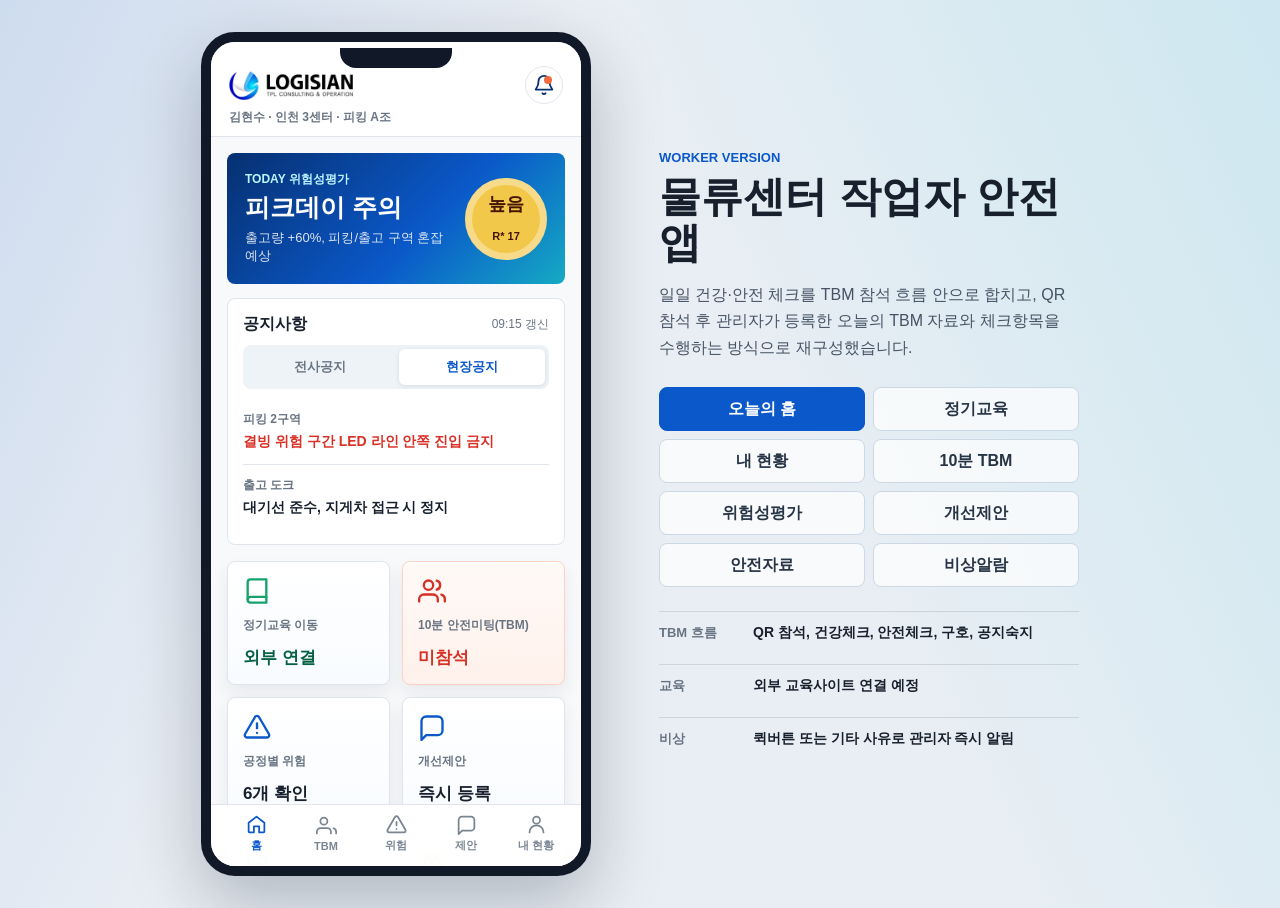
<file: index.html>
<!doctype html>
<html lang="ko">
  <head>
    <meta charset="utf-8" />
    <meta name="viewport" content="width=device-width, initial-scale=1" />
    <title>LOGISIAN 근로자 안전앱 목업</title>
    <link rel="stylesheet" href="./styles.css" />
  </head>
  <body>
    <main class="mockup-stage">
      <section class="phone" aria-label="근로자 앱 목업">
        <header class="app-header">
          <div class="brand-row">
            <img src="./assets/logisian-logo.jpg" alt="LOGISIAN" />
            <button class="icon-button" type="button" aria-label="알림">
              <svg viewBox="0 0 24 24" aria-hidden="true">
                <path d="M18 8a6 6 0 0 0-12 0c0 7-3 7-3 9h18c0-2-3-2-3-9" />
                <path d="M13.7 21a2 2 0 0 1-3.4 0" />
              </svg>
              <span class="dot"></span>
            </button>
          </div>
          <div class="worker-strip">
            <span>김현수 · 인천 3센터 · 피킹 A조</span>
          </div>
        </header>

        <div class="screen is-active" data-screen="home">
          <section class="today-risk">
            <div>
              <span class="eyebrow">TODAY 위험성평가</span>
              <h1>피크데이 주의</h1>
              <p>출고량 +60%, 피킹/출고 구역 혼잡 예상</p>
            </div>
            <div class="risk-meter high">
              <strong>높음</strong>
              <span>R* 17</span>
            </div>
          </section>

          <section class="notice-panel">
            <div class="section-title">
              <h2>공지사항</h2>
              <span>09:15 갱신</span>
            </div>
            <div class="notice-tabs" role="tablist" aria-label="공지 구분">
              <button type="button" data-notice-tab="company" role="tab" aria-selected="false">전사공지</button>
              <button class="is-active" type="button" data-notice-tab="site" role="tab" aria-selected="true">현장공지</button>
            </div>
            <div class="notice-content" data-notice-panel="company" role="tabpanel">
              <article class="notice-item">
                <span>안전보건팀</span>
                <strong>5월 정기 안전보건교육 이수 기간 안내</strong>
              </article>
              <article class="notice-item">
                <span>본사 공지</span>
                <strong>폭염 대비 작업자 휴식 기준과 음용수 배치 안내</strong>
              </article>
            </div>
            <div class="notice-content is-active" data-notice-panel="site" role="tabpanel">
              <article class="notice-item critical">
                <span>피킹 2구역</span>
                <strong>결빙 위험 구간 LED 라인 안쪽 진입 금지</strong>
              </article>
              <article class="notice-item">
                <span>출고 도크</span>
                <strong>대기선 준수, 지게차 접근 시 정지</strong>
              </article>
            </div>
          </section>

          <section class="action-grid" aria-label="오늘 할 일">
            <button class="action-card done" type="button" data-jump="education">
              <svg viewBox="0 0 24 24" aria-hidden="true">
                <path d="M4 19.5A2.5 2.5 0 0 1 6.5 17H20" />
                <path d="M4 4.5A2.5 2.5 0 0 1 6.5 2H20v20H6.5A2.5 2.5 0 0 1 4 19.5Z" />
              </svg>
              <span>정기교육 이동</span>
              <strong>외부 연결</strong>
            </button>
            <button class="action-card urgent" type="button" data-jump="tbm">
              <svg viewBox="0 0 24 24" aria-hidden="true">
                <path d="M17 21v-2a4 4 0 0 0-4-4H5a4 4 0 0 0-4 4v2" />
                <circle cx="9" cy="7" r="4" />
                <path d="M23 21v-2a4 4 0 0 0-3-3.87" />
                <path d="M16 3.13a4 4 0 0 1 0 7.75" />
              </svg>
              <span>10분 안전미팅(TBM)</span>
              <strong>미참석</strong>
            </button>
            <button class="action-card" type="button" data-jump="risk">
              <svg viewBox="0 0 24 24" aria-hidden="true">
                <path d="M10.3 3.4 1.8 18a2 2 0 0 0 1.7 3h17a2 2 0 0 0 1.7-3L13.7 3.4a2 2 0 0 0-3.4 0Z" />
                <path d="M12 9v4" />
                <path d="M12 17h.01" />
              </svg>
              <span>공정별 위험</span>
              <strong>6개 확인</strong>
            </button>
            <button class="action-card" type="button" data-jump="suggest">
              <svg viewBox="0 0 24 24" aria-hidden="true">
                <path d="M21 15a4 4 0 0 1-4 4H7l-4 4V7a4 4 0 0 1 4-4h10a4 4 0 0 1 4 4Z" />
              </svg>
              <span>개선제안</span>
              <strong>즉시 등록</strong>
            </button>
            <button class="action-card" type="button" data-jump="safety">
              <svg viewBox="0 0 24 24" aria-hidden="true">
                <path d="M14 2H6a2 2 0 0 0-2 2v16a2 2 0 0 0 2 2h12a2 2 0 0 0 2-2V8Z" />
                <path d="M14 2v6h6" />
                <path d="M8 13h8" />
                <path d="M8 17h5" />
              </svg>
              <span>안전자료</span>
              <strong>문서 · 비상대응</strong>
            </button>
            <button class="action-card emergency-card" type="button" data-jump="emergency">
              <svg viewBox="0 0 24 24" aria-hidden="true">
                <path d="M10.3 3.4 1.8 18a2 2 0 0 0 1.7 3h17a2 2 0 0 0 1.7-3L13.7 3.4a2 2 0 0 0-3.4 0Z" />
                <path d="M12 8v5" />
                <path d="M12 17h.01" />
              </svg>
              <span>비상알람</span>
              <strong>관리자 즉시 알림</strong>
            </button>
          </section>
        </div>

        <div class="screen" data-screen="education">
          <section class="screen-head">
            <span class="eyebrow">정기교육</span>
            <h1>외부 교육사이트 이동</h1>
          </section>
          <section class="education-card">
            <svg viewBox="0 0 24 24" aria-hidden="true">
              <path d="M4 19.5A2.5 2.5 0 0 1 6.5 17H20" />
              <path d="M4 4.5A2.5 2.5 0 0 1 6.5 2H20v20H6.5A2.5 2.5 0 0 1 4 19.5Z" />
            </svg>
            <h2>법정 정기 안전보건교육</h2>
            <p>실서비스에서는 사내 LMS 또는 외부 교육 플랫폼으로 연결됩니다.</p>
            <button class="primary-action" type="button">교육사이트 열기</button>
          </section>
        </div>

        <div class="screen" data-screen="tbm">
          <section class="screen-head">
            <span class="eyebrow">10분 안전미팅</span>
            <h1>QR 참석 후 TBM 체크</h1>
          </section>

          <section class="meeting-card">
            <div class="meeting-time">
              <strong>08:20</strong>
              <span>피킹 A조 집결</span>
            </div>
            <h2>피크데이 혼잡 동선 관리</h2>
            <ul>
              <li>정지선과 지정 경로 준수</li>
              <li>고중량 화물 무리 작업 금지</li>
              <li>스캔 오류·바닥 이상 즉시 보고</li>
            </ul>
          </section>

          <section class="attendance">
            <div>
              <span>참석 현황</span>
              <strong id="attendanceCount">18 / 24명</strong>
            </div>
            <button class="outline-action" type="button" id="showQrButton">QR 참석</button>
          </section>

          <section class="qr-panel" id="qrPanel" aria-live="polite">
            <div class="fake-qr" aria-label="샘플 QR 코드">
              <svg viewBox="0 0 120 120" aria-hidden="true">
                <rect width="120" height="120" fill="#fff" />
                <rect x="8" y="8" width="28" height="28" fill="#111827" />
                <rect x="14" y="14" width="16" height="16" fill="#fff" />
                <rect x="84" y="8" width="28" height="28" fill="#111827" />
                <rect x="90" y="14" width="16" height="16" fill="#fff" />
                <rect x="8" y="84" width="28" height="28" fill="#111827" />
                <rect x="14" y="90" width="16" height="16" fill="#fff" />
                <rect x="48" y="10" width="8" height="8" fill="#111827" />
                <rect x="62" y="10" width="8" height="18" fill="#111827" />
                <rect x="44" y="34" width="18" height="8" fill="#111827" />
                <rect x="72" y="40" width="8" height="24" fill="#111827" />
                <rect x="44" y="54" width="8" height="8" fill="#111827" />
                <rect x="58" y="54" width="22" height="8" fill="#111827" />
                <rect x="92" y="48" width="20" height="8" fill="#111827" />
                <rect x="42" y="76" width="18" height="8" fill="#111827" />
                <rect x="66" y="78" width="8" height="26" fill="#111827" />
                <rect x="82" y="76" width="30" height="8" fill="#111827" />
                <rect x="90" y="94" width="8" height="18" fill="#111827" />
                <rect x="104" y="98" width="8" height="8" fill="#111827" />
                <rect x="46" y="98" width="12" height="12" fill="#111827" />
              </svg>
            </div>
            <div>
              <strong>관리자 TBM QR</strong>
              <p>현장에서 QR을 스캔하면 참석자로 등록되고, 관리자가 확정한 TBM 교육시간이 일괄 적용됩니다.</p>
              <button class="primary-action compact" type="button" id="startTbmButton">다음</button>
            </div>
          </section>

          <section class="tbm-activity" id="tbmActivity">
            <div class="timer-card">
              <div>
                <span>관리자 시작</span>
                <strong id="tbmStartTime">08:20</strong>
              </div>
              <div>
                <span>교육 적용시간</span>
                <strong id="tbmElapsed">종료 후 확정</strong>
              </div>
            </div>
            <p class="tbm-sync-note">근로자는 체크와 문항을 제출하고, 교육시간은 관리자가 TBM 종료를 누르면 QR 참석 인원에게 동일하게 반영됩니다.</p>

            <section class="media-box">
              <div class="section-title">
                <h2>관리자 업로드 자료</h2>
                <span>이미지 · 영상</span>
              </div>
              <img src="./assets/tbm-notice.png" alt="TBM 관리자 업로드 이미지 예시" />
              <div class="video-placeholder">
                <svg viewBox="0 0 24 24" aria-hidden="true">
                  <polygon points="9 7 17 12 9 17 9 7" />
                  <circle cx="12" cy="12" r="10" />
                </svg>
                <span>피킹 2구역 결빙 주의 영상 00:38</span>
              </div>
            </section>

            <section class="tbm-question-panel" aria-label="TBM 선택형 질문">
              <div class="section-title">
                <h2>TBM 고정 건강체크</h2>
                <span>필수</span>
              </div>
              <p>오늘 작업 전 몸 상태는 어떤가요?</p>
              <div class="choice-grid" role="group" aria-label="오늘 작업 전 몸 상태">
                <button class="choice-option is-selected" type="button" aria-pressed="true">좋음</button>
                <button class="choice-option" type="button" aria-pressed="false">보통</button>
                <button class="choice-option" type="button" aria-pressed="false">피로</button>
                <button class="choice-option attention" type="button" aria-pressed="false">관리자 확인 필요</button>
              </div>
            </section>

            <section class="check-list tbm-checks">
              <button class="check-row tbm-check" type="button" aria-pressed="false">
                <span class="check-dot"></span>
                <strong>보호구 착용과 작업 전 안전체크를 완료했습니다.</strong>
              </button>
              <button class="check-row tbm-check" type="button" aria-pressed="false">
                <span class="check-dot"></span>
                <strong>TBM 구호를 함께 외쳤습니다.</strong>
              </button>
              <button class="check-row tbm-check" type="button" aria-pressed="false">
                <span class="check-dot"></span>
                <strong>오늘의 안전공지와 위험요인을 숙지했습니다.</strong>
              </button>
              <button class="check-row tbm-check" type="button" aria-pressed="false">
                <span class="check-dot"></span>
                <strong>관리자가 올린 이미지 또는 영상을 확인했습니다.</strong>
              </button>
            </section>

            <section class="signature-panel" aria-label="TBM 참여 서명">
              <div class="section-title">
                <h2>참여 서명</h2>
                <span>필수</span>
              </div>
              <p>위 TBM에 참여하고 내용을 숙지했습니다. 손가락 또는 마우스로 서명하세요.</p>
              <div class="signature-pad">
                <canvas id="signatureCanvas" width="320" height="120" aria-label="TBM 참여 서명 입력"></canvas>
                <span id="signaturePlaceholder">여기에 서명</span>
              </div>
              <div class="signature-actions">
                <button class="outline-action compact" type="button" id="clearSignatureButton">서명 지우기</button>
                <span id="signatureState">서명 대기</span>
              </div>
            </section>

            <button class="primary-action" type="button" id="completeTbmButton">문항 제출 및 서명 완료</button>
            <p class="complete-note" id="completeNote"></p>
          </section>
        </div>

        <div class="screen" data-screen="risk">
          <section class="screen-head">
            <span class="eyebrow">TODAY 위험성평가</span>
            <h1>공정별 위험도</h1>
          </section>
          <section class="risk-summary">
            <div>
              <span>기본위험도</span>
              <strong>중간</strong>
            </div>
            <div>
              <span>WMS 보정계수</span>
              <strong>1.42</strong>
            </div>
            <div class="danger">
              <span>동적위험도</span>
              <strong>높음</strong>
            </div>
          </section>
          <section class="process-list">
            <article>
              <strong>입고</strong>
              <span class="grade medium">중간</span>
              <p>파렛트 균형·결속 확인, 도크 대기선 준수</p>
            </article>
            <article>
              <strong>하역</strong>
              <span class="grade high">높음</span>
              <p>지게차 접근 시 정지, 유도자 수신호 확인</p>
            </article>
            <article>
              <strong>운반/이동</strong>
              <span class="grade medium">중간</span>
              <p>역주행 금지, AGV 경고라인 안쪽 이동 금지</p>
            </article>
            <article>
              <strong>피킹</strong>
              <span class="grade high">높음</span>
              <p>무리한 고중량 취급 금지, 바닥 이상 즉시 신고</p>
            </article>
            <article>
              <strong>출고</strong>
              <span class="grade critical">매우 높음</span>
              <p>램프 구간 저속 이동, 차량 협착 주의</p>
            </article>
          </section>
        </div>

        <div class="screen" data-screen="suggest">
          <section class="screen-head">
            <span class="eyebrow">안전개선제안</span>
            <h1>위험요인 신고</h1>
          </section>
          <form class="suggest-form">
            <button class="photo-drop" type="button">
              <svg viewBox="0 0 24 24" aria-hidden="true">
                <path d="M23 19a2 2 0 0 1-2 2H3a2 2 0 0 1-2-2V8a2 2 0 0 1 2-2h4l2-3h6l2 3h4a2 2 0 0 1 2 2Z" />
                <circle cx="12" cy="13" r="4" />
              </svg>
              <span>사진 첨부</span>
            </button>
            <label>
              <span>구역</span>
              <select>
                <option>피킹 2구역</option>
                <option>출고 도크</option>
                <option>운반 통로</option>
              </select>
            </label>
            <label>
              <span>유형</span>
              <select>
                <option>미끄럼·전도</option>
                <option>충돌·협착</option>
                <option>낙하·파손</option>
              </select>
            </label>
            <label>
              <span>내용</span>
              <textarea rows="4">바닥 결빙으로 카트 이동 시 미끄럼 위험이 있습니다.</textarea>
            </label>
          </form>
          <div class="dual-actions">
            <button class="danger-action" type="button" data-jump="emergency">긴급신고</button>
            <button class="primary-action" type="button">제안 등록</button>
          </div>
        </div>

        <div class="screen" data-screen="safety">
          <section class="screen-head">
            <span class="eyebrow">안전자료</span>
            <h1>법정문서와 비상대응</h1>
          </section>
          <section class="library-panel">
            <div class="library-tabs" role="tablist" aria-label="안전자료 구분">
              <button class="is-active" type="button" data-library-tab="common" role="tab" aria-selected="true">공통자료</button>
              <button type="button" data-library-tab="site" role="tab" aria-selected="false">현장자료</button>
              <button type="button" data-library-tab="response" role="tab" aria-selected="false">비상대응</button>
            </div>

            <div class="library-content is-active" data-library-panel="common" role="tabpanel">
              <article class="library-intro legal">
                <strong>본사 공통 게시자료</strong>
                <span>전 사업장 근로자에게 동일하게 게시되는 법정문서와 보건자료입니다.</span>
              </article>
              <div class="document-list">
                <button type="button" data-document-open="ISO45001 인증서">
                  <span>공통 · 인증</span>
                  <strong>ISO45001 인증서</strong>
                </button>
                <button type="button" data-document-open="안전보건경영방침">
                  <span>공통 · 경영방침</span>
                  <strong>안전보건경영방침</strong>
                </button>
                <button type="button" data-document-open="안전보건 목표">
                  <span>공통 · 목표</span>
                  <strong>안전보건 목표</strong>
                </button>
                <button type="button" data-document-open="보건 질환 예방자료">
                  <span>공통 · 예방자료</span>
                  <strong>보건 질환 예방자료</strong>
                </button>
                <button type="button" data-document-open="안전보건규정">
                  <span>공통 · 규정</span>
                  <strong>안전보건규정</strong>
                </button>
                <button type="button" data-document-open="취업규칙">
                  <span>공통 · 인사규정</span>
                  <strong>취업규칙</strong>
                </button>
              </div>
              <p class="complete-note" id="documentOpenNote"></p>
            </div>

            <div class="library-content" data-library-panel="site" role="tabpanel">
              <article class="library-intro site-doc">
                <strong>인천 3센터 현장자료</strong>
                <span>내 소속 사업장과 직무에 맞춰 별도로 게시된 자료입니다.</span>
              </article>
              <div class="document-list">
                <button type="button" data-document-open="인천 3센터 비상대피도">
                  <span>현장 · 비상대피</span>
                  <strong>인천 3센터 비상대피도</strong>
                </button>
                <button type="button" data-document-open="피킹 A조 작업동선">
                  <span>현장 · 작업절차</span>
                  <strong>피킹 A조 작업동선</strong>
                </button>
                <button type="button" data-document-open="출고 도크 협착주의">
                  <span>현장 · 위험공지</span>
                  <strong>출고 도크 협착주의</strong>
                </button>
              </div>
            </div>

            <div class="library-content" data-library-panel="response" role="tabpanel">
              <article class="library-intro response">
                <strong>비상대응</strong>
                <span>사고 발생 시 절차와 중대재해 대응 기준을 확인합니다.</span>
              </article>
              <div class="response-list">
                <button class="response-card" type="button" data-document-open="사고발생 프로세스">
                  <svg viewBox="0 0 24 24" aria-hidden="true">
                    <path d="M12 9v4" />
                    <path d="M12 17h.01" />
                    <path d="M10.3 3.4 1.8 18a2 2 0 0 0 1.7 3h17a2 2 0 0 0 1.7-3L13.7 3.4a2 2 0 0 0-3.4 0Z" />
                  </svg>
                  <span>사고발생 프로세스</span>
                  <strong>보고 · 대피 · 응급조치 절차</strong>
                </button>
                <button class="response-card critical" type="button" data-document-open="중대재해 대응 매뉴얼">
                  <svg viewBox="0 0 24 24" aria-hidden="true">
                    <path d="M10.3 3.4 1.8 18a2 2 0 0 0 1.7 3h17a2 2 0 0 0 1.7-3L13.7 3.4a2 2 0 0 0-3.4 0Z" />
                    <path d="M12 8v5" />
                    <path d="M12 17h.01" />
                  </svg>
                  <span>중대재해 대응 매뉴얼</span>
                  <strong>작업중지 · 보고라인 · 현장보존</strong>
                </button>
              </div>
            </div>
            <p class="complete-note" id="documentOpenNoteGlobal"></p>
          </section>
        </div>

        <div class="screen" data-screen="status">
          <section class="screen-head">
            <span class="eyebrow">내 현황</span>
            <h1>안전활동과 건강관리</h1>
          </section>
          <section class="status-panel">
            <div class="status-tabs" role="tablist" aria-label="내 현황 구분">
              <button class="is-active" type="button" data-status-tab="activity" role="tab" aria-selected="true">활동이력</button>
              <button type="button" data-status-tab="health" role="tab" aria-selected="false">건강관리</button>
              <button type="button" data-status-tab="profile" role="tab" aria-selected="false">내 정보</button>
            </div>

            <div class="status-content is-active" data-status-panel="activity" role="tabpanel">
              <h2 class="status-section-title">TBM 활동이력</h2>
              <section class="metric-strip">
                <div>
                  <span>이번 달 TBM</span>
                  <strong>18회</strong>
                </div>
                <div>
                  <span>교육(예정)</span>
                  <strong>2/3</strong>
                </div>
                <div>
                  <span>제안/신고</span>
                  <strong>4건</strong>
                </div>
              </section>
              <div class="history-list">
                <article>
                  <span>오늘 08:31</span>
                  <strong>10분 안전미팅(TBM) 완료</strong>
                  <p>피크데이 혼잡 동선 관리 · 활동시간 07:42</p>
                </article>
                <article>
                  <span>어제 08:24</span>
                  <strong>위험성평가 확인</strong>
                  <p>피킹/출고 위험도 높음 공지 숙지</p>
                </article>
                <article>
                  <span>05.06 16:18</span>
                  <strong>안전개선제안 등록</strong>
                  <p>출고 램프 인근 누수 신고 · 처리중</p>
                </article>
                <article>
                  <span>05.03 10:05</span>
                  <strong>정기교육 이수 예정</strong>
                  <p>물류센터 지게차 접촉재해 예방교육 · 05.10까지</p>
                </article>
              </div>
            </div>

            <div class="status-content" data-status-panel="health" role="tabpanel">
              <div class="health-action-grid">
                <article class="health-callout">
                  <strong>입사시 기본 건강문진</strong>
                  <span>최초 등록 시 한 번 작성하고, 사업장 배치 전 기본 건강상태를 확인합니다.</span>
                  <button class="primary-action compact" type="button" data-health-form="join">입사문진 작성</button>
                </article>
                <article class="health-callout">
                  <strong>연 1회 정기 건강문진</strong>
                  <span>매년 1회 작성하며, 확인 필요 응답은 관리자 상담으로 이어집니다.</span>
                  <button class="primary-action compact" type="button" data-health-form="annual">연간문진 작성</button>
                </article>
              </div>
              <section class="questionnaire">
                <h2>연간 기본 문진 샘플</h2>
                <label class="choice-row">
                  <span>최근 1주일 내 어지럼 또는 호흡곤란이 있었나요?</span>
                  <select>
                    <option>없음</option>
                    <option>있음</option>
                  </select>
                </label>
                <label class="choice-row">
                  <span>허리, 어깨, 손목 등 근골격계 통증이 있나요?</span>
                  <select>
                    <option>없음</option>
                    <option>가벼움</option>
                    <option>심함</option>
                  </select>
                </label>
                <label class="choice-row">
                  <span>오늘 피로도</span>
                  <input type="range" min="1" max="5" value="3" aria-label="오늘 피로도" />
                </label>
              </section>
              <section class="questionnaire health-write-panel" id="healthWritePanel" aria-hidden="true">
                <h2 id="healthWriteTitle">문진표 작성</h2>
                <label class="choice-row">
                  <span>최근 1주일 내 어지럼 또는 호흡곤란이 있었나요?</span>
                  <select>
                    <option>없음</option>
                    <option>있음</option>
                  </select>
                </label>
                <label class="choice-row">
                  <span>작업에 영향을 줄 수 있는 통증이 있나요?</span>
                  <select>
                    <option>없음</option>
                    <option>가벼움</option>
                    <option>관리자 상담 요청</option>
                  </select>
                </label>
                <label class="choice-row">
                  <span>개인정보 및 건강문진 활용 안내를 확인했습니다.</span>
                  <input type="checkbox" checked aria-label="동의 확인" />
                </label>
                <button class="primary-action compact" type="button" id="submitHealthFormButton">문진표 제출</button>
                <p class="complete-note" id="healthSubmitNote"></p>
              </section>
              <div class="history-list compact-list">
                <article>
                  <span>오늘 08:21</span>
                  <strong>TBM 고정 건강체크 제출</strong>
                  <p>TBM 시작 전 고정문항 · 피로도 보통 · 특이사항 없음</p>
                </article>
                <article>
                  <span>05.01</span>
                  <strong>연 1회 간이 건강문진표 작성</strong>
                  <p>제출 완료 · 관리자 확인 대기</p>
                </article>
              </div>
            </div>

            <div class="status-content" data-status-panel="profile" role="tabpanel">
              <section class="profile-card">
                <div>
                  <strong>김현수</strong>
                  <span>인천 3센터 · 피킹 A조</span>
                </div>
                <button class="outline-action" type="button">개인정보 변경</button>
              </section>
              <div class="profile-list">
                <article>
                  <span>연락처</span>
                  <strong>010-0000-0000</strong>
                </article>
                <article>
                  <span>직무</span>
                  <strong>피킹 작업자</strong>
                </article>
                <article>
                  <span>알림 설정</span>
                  <strong>TBM · 위험공지 · 비상알람 수신</strong>
                </article>
                <article>
                  <span>계정</span>
                  <strong>비밀번호 변경 · 로그아웃</strong>
                </article>
              </div>
            </div>
          </section>
        </div>

        <div class="screen" data-screen="emergency">
          <section class="screen-head emergency-head">
            <span class="eyebrow">비상알람</span>
            <h1>관리자 즉시 신고</h1>
          </section>
          <section class="emergency-panel">
            <p>상황을 빠르게 선택하면 현장 관리자에게 즉시 알림이 전송되는 흐름입니다.</p>
            <div class="quick-alerts" aria-label="비상 유형">
              <button type="button">화재·연기</button>
              <button type="button">끼임·협착</button>
              <button type="button">낙상·전도</button>
              <button type="button">지게차 충돌</button>
              <button type="button">응급환자</button>
              <button type="button">설비 고장</button>
              <button type="button" data-other-alert="true">기타</button>
            </div>
            <label class="other-reason" id="otherReason">
              <span>기타 사유</span>
              <textarea rows="4" placeholder="기타 상황을 입력하세요. 예: 출고 램프 인근 누수로 미끄럼 위험"></textarea>
            </label>
            <button class="danger-action wide" type="button" id="sendEmergencyButton">관리자 알림 전송</button>
            <p class="complete-note" id="emergencyNote"></p>
            <div class="emergency-links">
              <button type="button" data-jump="safety" data-library-jump="response">사고발생 프로세스 보기</button>
              <button type="button" data-jump="safety" data-library-jump="response">중대재해 매뉴얼 보기</button>
            </div>
          </section>
        </div>

        <nav class="bottom-nav" aria-label="주요 메뉴">
          <button class="is-active" type="button" data-tab="home">
            <svg viewBox="0 0 24 24" aria-hidden="true">
              <path d="m3 10 9-7 9 7v10a1 1 0 0 1-1 1h-5v-7H9v7H4a1 1 0 0 1-1-1Z" />
            </svg>
            <span>홈</span>
          </button>
          <button type="button" data-tab="tbm">
            <svg viewBox="0 0 24 24" aria-hidden="true">
              <path d="M17 21v-2a4 4 0 0 0-4-4H5a4 4 0 0 0-4 4v2" />
              <circle cx="9" cy="7" r="4" />
              <path d="M23 21v-2a4 4 0 0 0-3-3.87" />
            </svg>
            <span>TBM</span>
          </button>
          <button type="button" data-tab="risk">
            <svg viewBox="0 0 24 24" aria-hidden="true">
              <path d="M10.3 3.4 1.8 18a2 2 0 0 0 1.7 3h17a2 2 0 0 0 1.7-3L13.7 3.4a2 2 0 0 0-3.4 0Z" />
              <path d="M12 9v4" />
              <path d="M12 17h.01" />
            </svg>
            <span>위험</span>
          </button>
          <button type="button" data-tab="suggest">
            <svg viewBox="0 0 24 24" aria-hidden="true">
              <path d="M21 15a4 4 0 0 1-4 4H7l-4 4V7a4 4 0 0 1 4-4h10a4 4 0 0 1 4 4Z" />
            </svg>
            <span>제안</span>
          </button>
          <button type="button" data-tab="status">
            <svg viewBox="0 0 24 24" aria-hidden="true">
              <path d="M20 21a8 8 0 1 0-16 0" />
              <circle cx="12" cy="7" r="4" />
            </svg>
            <span>내 현황</span>
          </button>
        </nav>
      </section>

      <aside class="side-panel">
        <span class="panel-kicker">Worker Version</span>
        <h2>물류센터 작업자 안전앱</h2>
        <p>
          일일 건강·안전 체크를 TBM 참석 흐름 안으로 합치고, QR 참석 후 관리자가 등록한
          오늘의 TBM 자료와 체크항목을 수행하는 방식으로 재구성했습니다.
        </p>
        <div class="screen-switcher" aria-label="목업 화면 전환">
          <button class="is-active" type="button" data-tab="home">오늘의 홈</button>
          <button type="button" data-tab="education">정기교육</button>
          <button type="button" data-tab="status">내 현황</button>
          <button type="button" data-tab="tbm">10분 TBM</button>
          <button type="button" data-tab="risk">위험성평가</button>
          <button type="button" data-tab="suggest">개선제안</button>
          <button type="button" data-tab="safety">안전자료</button>
          <button type="button" data-tab="emergency">비상알람</button>
        </div>
        <dl class="reference-notes">
          <div>
            <dt>TBM 흐름</dt>
            <dd>QR 참석, 건강체크, 안전체크, 구호, 공지숙지</dd>
          </div>
          <div>
            <dt>교육</dt>
            <dd>외부 교육사이트 연결 예정</dd>
          </div>
          <div>
            <dt>비상</dt>
            <dd>퀵버튼 또는 기타 사유로 관리자 즉시 알림</dd>
          </div>
        </dl>
      </aside>
    </main>
    <script src="./script.js"></script>
  </body>
</html>
</file>
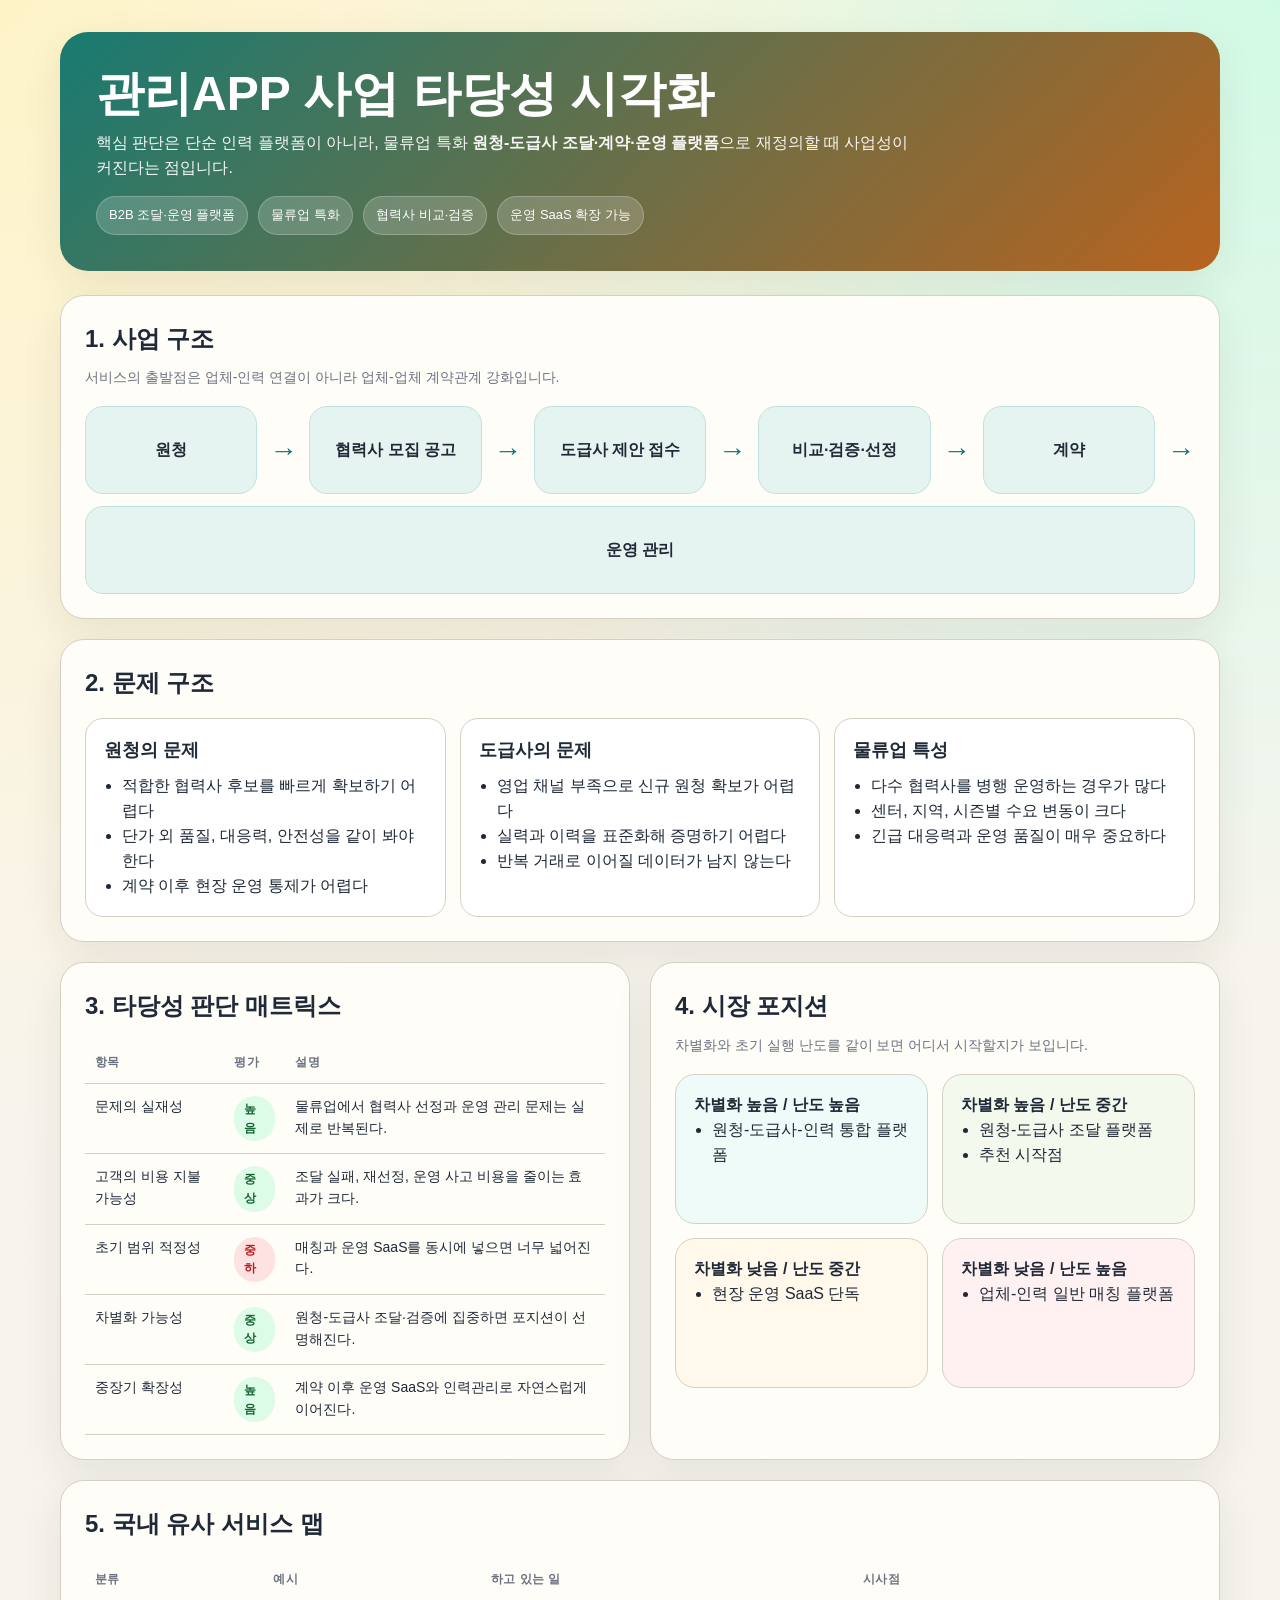
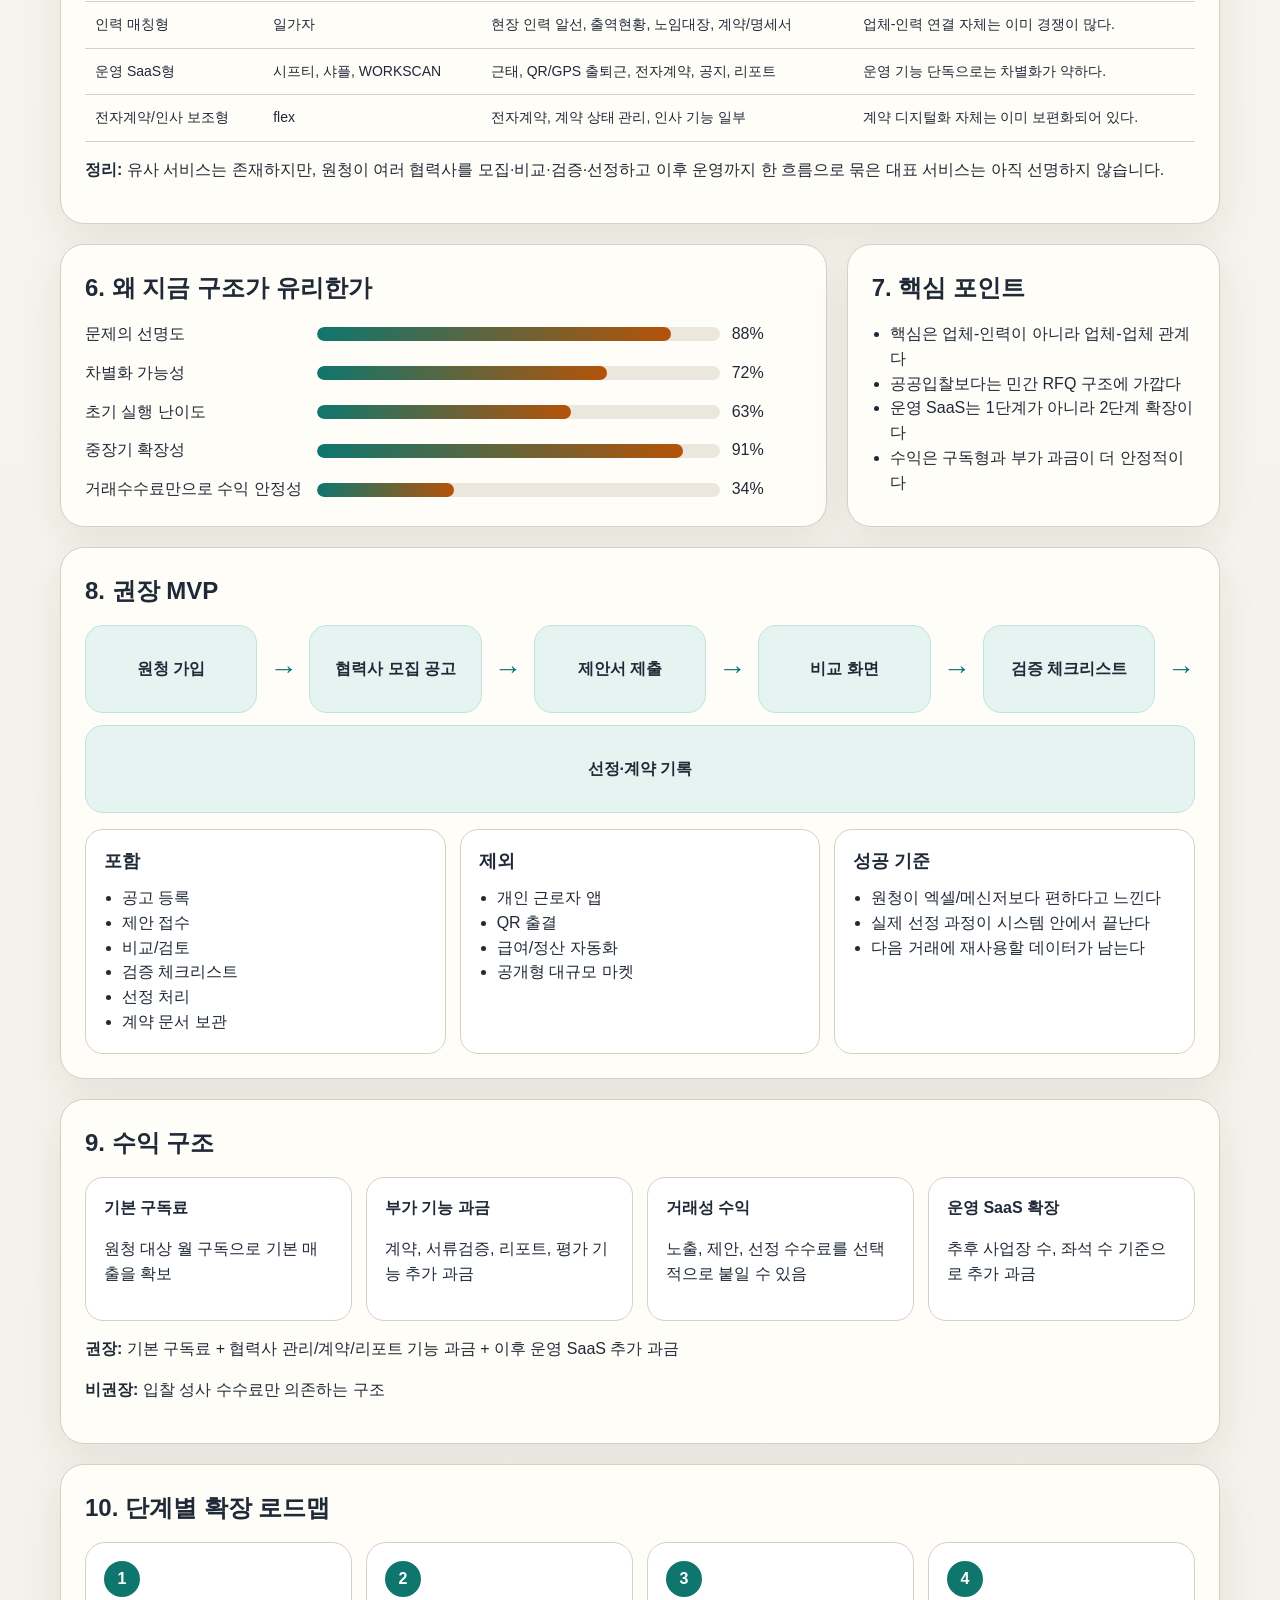
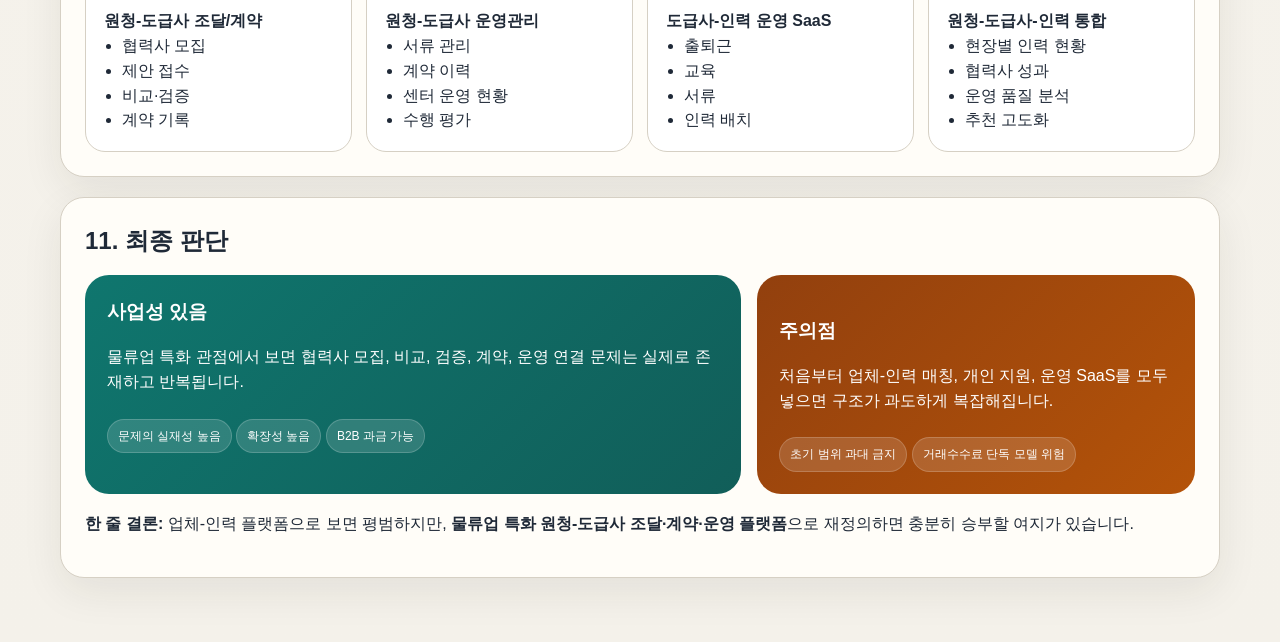
<file: AAA.html>
<!doctype html>
<html lang="ko">
<head>
  <meta charset="utf-8">
  <meta name="viewport" content="width=device-width, initial-scale=1">
  <title>관리APP 사업 타당성 시각화</title>
  <style>
    :root {
      --bg: #f4f1ea;
      --paper: #fffdf8;
      --ink: #1f2937;
      --muted: #6b7280;
      --line: #d6d0c4;
      --accent: #0f766e;
      --accent-2: #b45309;
      --soft: #e6f4f1;
      --soft-2: #fff1df;
      --danger: #b91c1c;
      --ok: #166534;
      --shadow: 0 14px 40px rgba(38, 32, 24, 0.08);
    }

    * { box-sizing: border-box; }
    body {
      margin: 0;
      font-family: "Segoe UI", "Noto Sans KR", sans-serif;
      color: var(--ink);
      background:
        radial-gradient(circle at top left, #fef3c7 0, transparent 28%),
        radial-gradient(circle at top right, #d1fae5 0, transparent 24%),
        linear-gradient(180deg, #f8f5ef 0%, var(--bg) 100%);
      line-height: 1.55;
    }

    .wrap {
      max-width: 1200px;
      margin: 0 auto;
      padding: 32px 20px 64px;
    }

    .hero {
      background: linear-gradient(135deg, rgba(15,118,110,.96), rgba(180,83,9,.9));
      color: #fff;
      border-radius: 28px;
      padding: 36px;
      box-shadow: var(--shadow);
      margin-bottom: 24px;
    }

    .hero h1 {
      margin: 0 0 10px;
      font-size: clamp(28px, 5vw, 48px);
      line-height: 1.1;
    }

    .hero p {
      margin: 0;
      max-width: 820px;
      font-size: 16px;
      opacity: .95;
    }

    .grid {
      display: grid;
      grid-template-columns: repeat(12, 1fr);
      gap: 20px;
    }

    .card {
      grid-column: span 12;
      background: var(--paper);
      border: 1px solid var(--line);
      border-radius: 24px;
      padding: 24px;
      box-shadow: var(--shadow);
    }

    .card h2 {
      margin: 0 0 16px;
      font-size: 24px;
    }

    .sub {
      color: var(--muted);
      margin-top: -6px;
      margin-bottom: 18px;
      font-size: 14px;
    }

    .span-6 { grid-column: span 6; }
    .span-4 { grid-column: span 4; }
    .span-8 { grid-column: span 8; }

    .pill-row {
      display: flex;
      flex-wrap: wrap;
      gap: 10px;
      margin-top: 16px;
    }

    .pill {
      background: rgba(255,255,255,.18);
      border: 1px solid rgba(255,255,255,.22);
      padding: 8px 12px;
      border-radius: 999px;
      font-size: 13px;
    }

    .flow {
      display: flex;
      flex-wrap: wrap;
      gap: 12px;
      align-items: center;
    }

    .step {
      flex: 1 1 150px;
      background: var(--soft);
      border: 1px solid #bfe4de;
      border-radius: 18px;
      padding: 16px;
      min-height: 88px;
      display: flex;
      align-items: center;
      justify-content: center;
      text-align: center;
      font-weight: 600;
    }

    .arrow {
      font-size: 28px;
      color: var(--accent);
      flex: 0 0 auto;
    }

    .problem-grid {
      display: grid;
      grid-template-columns: repeat(3, 1fr);
      gap: 14px;
    }

    .problem-box {
      border-radius: 18px;
      padding: 18px;
      border: 1px solid var(--line);
      background: #fff;
    }

    .problem-box h3 {
      margin: 0 0 10px;
      font-size: 18px;
    }

    ul.flat {
      margin: 0;
      padding-left: 18px;
    }

    .matrix {
      overflow: auto;
    }

    table {
      width: 100%;
      border-collapse: collapse;
      font-size: 14px;
    }

    th, td {
      border-bottom: 1px solid var(--line);
      padding: 12px 10px;
      vertical-align: top;
      text-align: left;
    }

    th {
      color: var(--muted);
      font-weight: 700;
      font-size: 12px;
      letter-spacing: .04em;
      text-transform: uppercase;
    }

    .score {
      display: inline-block;
      padding: 4px 10px;
      border-radius: 999px;
      font-size: 12px;
      font-weight: 700;
    }

    .high { background: #dcfce7; color: var(--ok); }
    .mid { background: #fef3c7; color: #92400e; }
    .low { background: #fee2e2; color: var(--danger); }

    .quad {
      display: grid;
      grid-template-columns: repeat(2, 1fr);
      gap: 14px;
      margin-top: 14px;
    }

    .quad-box {
      min-height: 150px;
      border-radius: 20px;
      padding: 18px;
      border: 1px solid var(--line);
    }

    .q1 { background: #eefbf8; }
    .q2 { background: #f3f9ed; }
    .q3 { background: #fff8eb; }
    .q4 { background: #fff1f1; }

    .bars {
      display: grid;
      gap: 14px;
    }

    .bar-row {
      display: grid;
      grid-template-columns: 220px 1fr 70px;
      gap: 12px;
      align-items: center;
    }

    .bar {
      height: 14px;
      background: #ece7dd;
      border-radius: 999px;
      overflow: hidden;
    }

    .bar > span {
      display: block;
      height: 100%;
      border-radius: 999px;
      background: linear-gradient(90deg, var(--accent), var(--accent-2));
    }

    .roadmap {
      display: grid;
      grid-template-columns: repeat(4, 1fr);
      gap: 14px;
    }

    .phase {
      border-radius: 20px;
      padding: 18px;
      border: 1px solid var(--line);
      background: #fff;
      position: relative;
    }

    .phase .num {
      width: 36px;
      height: 36px;
      border-radius: 50%;
      background: var(--accent);
      color: #fff;
      display: grid;
      place-items: center;
      font-weight: 700;
      margin-bottom: 12px;
    }

    .revenue {
      display: grid;
      grid-template-columns: repeat(4, 1fr);
      gap: 14px;
    }

    .revenue-box {
      border-radius: 18px;
      padding: 18px;
      background: #fff;
      border: 1px solid var(--line);
    }

    .final {
      display: grid;
      grid-template-columns: 1.2fr .8fr;
      gap: 16px;
      align-items: stretch;
    }

    .summary {
      background: linear-gradient(135deg, #0f766e, #115e59);
      color: #fff;
      border-radius: 24px;
      padding: 22px;
    }

    .summary h3 {
      margin-top: 0;
    }

    .warning {
      background: linear-gradient(135deg, #92400e, #b45309);
      color: #fff;
      border-radius: 24px;
      padding: 22px;
    }

    .tag {
      display: inline-block;
      margin-top: 8px;
      padding: 7px 10px;
      border-radius: 999px;
      background: rgba(255,255,255,.14);
      border: 1px solid rgba(255,255,255,.18);
      font-size: 12px;
    }

    @media (max-width: 900px) {
      .span-6, .span-4, .span-8 { grid-column: span 12; }
      .problem-grid, .roadmap, .revenue, .final { grid-template-columns: 1fr; }
      .bar-row { grid-template-columns: 1fr; }
      .quad { grid-template-columns: 1fr; }
    }
  </style>
</head>
<body>
  <div class="wrap">
    <section class="hero">
      <h1>관리APP 사업 타당성 시각화</h1>
      <p>핵심 판단은 단순 인력 플랫폼이 아니라, 물류업 특화 <strong>원청-도급사 조달·계약·운영 플랫폼</strong>으로 재정의할 때 사업성이 커진다는 점입니다.</p>
      <div class="pill-row">
        <span class="pill">B2B 조달·운영 플랫폼</span>
        <span class="pill">물류업 특화</span>
        <span class="pill">협력사 비교·검증</span>
        <span class="pill">운영 SaaS 확장 가능</span>
      </div>
    </section>

    <div class="grid">
      <section class="card">
        <h2>1. 사업 구조</h2>
        <p class="sub">서비스의 출발점은 업체-인력 연결이 아니라 업체-업체 계약관계 강화입니다.</p>
        <div class="flow">
          <div class="step">원청</div>
          <div class="arrow">→</div>
          <div class="step">협력사 모집 공고</div>
          <div class="arrow">→</div>
          <div class="step">도급사 제안 접수</div>
          <div class="arrow">→</div>
          <div class="step">비교·검증·선정</div>
          <div class="arrow">→</div>
          <div class="step">계약</div>
          <div class="arrow">→</div>
          <div class="step">운영 관리</div>
        </div>
      </section>

      <section class="card">
        <h2>2. 문제 구조</h2>
        <div class="problem-grid">
          <div class="problem-box">
            <h3>원청의 문제</h3>
            <ul class="flat">
              <li>적합한 협력사 후보를 빠르게 확보하기 어렵다</li>
              <li>단가 외 품질, 대응력, 안전성을 같이 봐야 한다</li>
              <li>계약 이후 현장 운영 통제가 어렵다</li>
            </ul>
          </div>
          <div class="problem-box">
            <h3>도급사의 문제</h3>
            <ul class="flat">
              <li>영업 채널 부족으로 신규 원청 확보가 어렵다</li>
              <li>실력과 이력을 표준화해 증명하기 어렵다</li>
              <li>반복 거래로 이어질 데이터가 남지 않는다</li>
            </ul>
          </div>
          <div class="problem-box">
            <h3>물류업 특성</h3>
            <ul class="flat">
              <li>다수 협력사를 병행 운영하는 경우가 많다</li>
              <li>센터, 지역, 시즌별 수요 변동이 크다</li>
              <li>긴급 대응력과 운영 품질이 매우 중요하다</li>
            </ul>
          </div>
        </div>
      </section>

      <section class="card span-6">
        <h2>3. 타당성 판단 매트릭스</h2>
        <div class="matrix">
          <table>
            <thead>
              <tr>
                <th>항목</th>
                <th>평가</th>
                <th>설명</th>
              </tr>
            </thead>
            <tbody>
              <tr>
                <td>문제의 실재성</td>
                <td><span class="score high">높음</span></td>
                <td>물류업에서 협력사 선정과 운영 관리 문제는 실제로 반복된다.</td>
              </tr>
              <tr>
                <td>고객의 비용 지불 가능성</td>
                <td><span class="score high">중상</span></td>
                <td>조달 실패, 재선정, 운영 사고 비용을 줄이는 효과가 크다.</td>
              </tr>
              <tr>
                <td>초기 범위 적정성</td>
                <td><span class="score low">중하</span></td>
                <td>매칭과 운영 SaaS를 동시에 넣으면 너무 넓어진다.</td>
              </tr>
              <tr>
                <td>차별화 가능성</td>
                <td><span class="score high">중상</span></td>
                <td>원청-도급사 조달·검증에 집중하면 포지션이 선명해진다.</td>
              </tr>
              <tr>
                <td>중장기 확장성</td>
                <td><span class="score high">높음</span></td>
                <td>계약 이후 운영 SaaS와 인력관리로 자연스럽게 이어진다.</td>
              </tr>
            </tbody>
          </table>
        </div>
      </section>

      <section class="card span-6">
        <h2>4. 시장 포지션</h2>
        <p class="sub">차별화와 초기 실행 난도를 같이 보면 어디서 시작할지가 보입니다.</p>
        <div class="quad">
          <div class="quad-box q1">
            <strong>차별화 높음 / 난도 높음</strong>
            <ul class="flat">
              <li>원청-도급사-인력 통합 플랫폼</li>
            </ul>
          </div>
          <div class="quad-box q2">
            <strong>차별화 높음 / 난도 중간</strong>
            <ul class="flat">
              <li>원청-도급사 조달 플랫폼</li>
              <li>추천 시작점</li>
            </ul>
          </div>
          <div class="quad-box q3">
            <strong>차별화 낮음 / 난도 중간</strong>
            <ul class="flat">
              <li>현장 운영 SaaS 단독</li>
            </ul>
          </div>
          <div class="quad-box q4">
            <strong>차별화 낮음 / 난도 높음</strong>
            <ul class="flat">
              <li>업체-인력 일반 매칭 플랫폼</li>
            </ul>
          </div>
        </div>
      </section>

      <section class="card">
        <h2>5. 국내 유사 서비스 맵</h2>
        <div class="matrix">
          <table>
            <thead>
              <tr>
                <th>분류</th>
                <th>예시</th>
                <th>하고 있는 일</th>
                <th>시사점</th>
              </tr>
            </thead>
            <tbody>
              <tr>
                <td>인력 매칭형</td>
                <td>일가자</td>
                <td>현장 인력 알선, 출역현황, 노임대장, 계약/명세서</td>
                <td>업체-인력 연결 자체는 이미 경쟁이 많다.</td>
              </tr>
              <tr>
                <td>운영 SaaS형</td>
                <td>시프티, 샤플, WORKSCAN</td>
                <td>근태, QR/GPS 출퇴근, 전자계약, 공지, 리포트</td>
                <td>운영 기능 단독으로는 차별화가 약하다.</td>
              </tr>
              <tr>
                <td>전자계약/인사 보조형</td>
                <td>flex</td>
                <td>전자계약, 계약 상태 관리, 인사 기능 일부</td>
                <td>계약 디지털화 자체는 이미 보편화되어 있다.</td>
              </tr>
            </tbody>
          </table>
        </div>
        <p><strong>정리:</strong> 유사 서비스는 존재하지만, 원청이 여러 협력사를 모집·비교·검증·선정하고 이후 운영까지 한 흐름으로 묶은 대표 서비스는 아직 선명하지 않습니다.</p>
      </section>

      <section class="card span-8">
        <h2>6. 왜 지금 구조가 유리한가</h2>
        <div class="bars">
          <div class="bar-row">
            <div>문제의 선명도</div>
            <div class="bar"><span style="width:88%"></span></div>
            <div>88%</div>
          </div>
          <div class="bar-row">
            <div>차별화 가능성</div>
            <div class="bar"><span style="width:72%"></span></div>
            <div>72%</div>
          </div>
          <div class="bar-row">
            <div>초기 실행 난이도</div>
            <div class="bar"><span style="width:63%"></span></div>
            <div>63%</div>
          </div>
          <div class="bar-row">
            <div>중장기 확장성</div>
            <div class="bar"><span style="width:91%"></span></div>
            <div>91%</div>
          </div>
          <div class="bar-row">
            <div>거래수수료만으로 수익 안정성</div>
            <div class="bar"><span style="width:34%"></span></div>
            <div>34%</div>
          </div>
        </div>
      </section>

      <section class="card span-4">
        <h2>7. 핵심 포인트</h2>
        <ul class="flat">
          <li>핵심은 업체-인력이 아니라 업체-업체 관계다</li>
          <li>공공입찰보다는 민간 RFQ 구조에 가깝다</li>
          <li>운영 SaaS는 1단계가 아니라 2단계 확장이다</li>
          <li>수익은 구독형과 부가 과금이 더 안정적이다</li>
        </ul>
      </section>

      <section class="card">
        <h2>8. 권장 MVP</h2>
        <div class="flow">
          <div class="step">원청 가입</div>
          <div class="arrow">→</div>
          <div class="step">협력사 모집 공고</div>
          <div class="arrow">→</div>
          <div class="step">제안서 제출</div>
          <div class="arrow">→</div>
          <div class="step">비교 화면</div>
          <div class="arrow">→</div>
          <div class="step">검증 체크리스트</div>
          <div class="arrow">→</div>
          <div class="step">선정·계약 기록</div>
        </div>
        <div class="problem-grid" style="margin-top:16px;">
          <div class="problem-box">
            <h3>포함</h3>
            <ul class="flat">
              <li>공고 등록</li>
              <li>제안 접수</li>
              <li>비교/검토</li>
              <li>검증 체크리스트</li>
              <li>선정 처리</li>
              <li>계약 문서 보관</li>
            </ul>
          </div>
          <div class="problem-box">
            <h3>제외</h3>
            <ul class="flat">
              <li>개인 근로자 앱</li>
              <li>QR 출결</li>
              <li>급여/정산 자동화</li>
              <li>공개형 대규모 마켓</li>
            </ul>
          </div>
          <div class="problem-box">
            <h3>성공 기준</h3>
            <ul class="flat">
              <li>원청이 엑셀/메신저보다 편하다고 느낀다</li>
              <li>실제 선정 과정이 시스템 안에서 끝난다</li>
              <li>다음 거래에 재사용할 데이터가 남는다</li>
            </ul>
          </div>
        </div>
      </section>

      <section class="card">
        <h2>9. 수익 구조</h2>
        <div class="revenue">
          <div class="revenue-box">
            <strong>기본 구독료</strong>
            <p>원청 대상 월 구독으로 기본 매출을 확보</p>
          </div>
          <div class="revenue-box">
            <strong>부가 기능 과금</strong>
            <p>계약, 서류검증, 리포트, 평가 기능 추가 과금</p>
          </div>
          <div class="revenue-box">
            <strong>거래성 수익</strong>
            <p>노출, 제안, 선정 수수료를 선택적으로 붙일 수 있음</p>
          </div>
          <div class="revenue-box">
            <strong>운영 SaaS 확장</strong>
            <p>추후 사업장 수, 좌석 수 기준으로 추가 과금</p>
          </div>
        </div>
        <p><strong>권장:</strong> 기본 구독료 + 협력사 관리/계약/리포트 기능 과금 + 이후 운영 SaaS 추가 과금</p>
        <p><strong>비권장:</strong> 입찰 성사 수수료만 의존하는 구조</p>
      </section>

      <section class="card">
        <h2>10. 단계별 확장 로드맵</h2>
        <div class="roadmap">
          <div class="phase">
            <div class="num">1</div>
            <strong>원청-도급사 조달/계약</strong>
            <ul class="flat">
              <li>협력사 모집</li>
              <li>제안 접수</li>
              <li>비교·검증</li>
              <li>계약 기록</li>
            </ul>
          </div>
          <div class="phase">
            <div class="num">2</div>
            <strong>원청-도급사 운영관리</strong>
            <ul class="flat">
              <li>서류 관리</li>
              <li>계약 이력</li>
              <li>센터 운영 현황</li>
              <li>수행 평가</li>
            </ul>
          </div>
          <div class="phase">
            <div class="num">3</div>
            <strong>도급사-인력 운영 SaaS</strong>
            <ul class="flat">
              <li>출퇴근</li>
              <li>교육</li>
              <li>서류</li>
              <li>인력 배치</li>
            </ul>
          </div>
          <div class="phase">
            <div class="num">4</div>
            <strong>원청-도급사-인력 통합</strong>
            <ul class="flat">
              <li>현장별 인력 현황</li>
              <li>협력사 성과</li>
              <li>운영 품질 분석</li>
              <li>추천 고도화</li>
            </ul>
          </div>
        </div>
      </section>

      <section class="card">
        <h2>11. 최종 판단</h2>
        <div class="final">
          <div class="summary">
            <h3>사업성 있음</h3>
            <p>물류업 특화 관점에서 보면 협력사 모집, 비교, 검증, 계약, 운영 연결 문제는 실제로 존재하고 반복됩니다.</p>
            <span class="tag">문제의 실재성 높음</span>
            <span class="tag">확장성 높음</span>
            <span class="tag">B2B 과금 가능</span>
          </div>
          <div class="warning">
            <h3>주의점</h3>
            <p>처음부터 업체-인력 매칭, 개인 지원, 운영 SaaS를 모두 넣으면 구조가 과도하게 복잡해집니다.</p>
            <span class="tag">초기 범위 과대 금지</span>
            <span class="tag">거래수수료 단독 모델 위험</span>
          </div>
        </div>
        <p style="margin-top:18px;"><strong>한 줄 결론:</strong> 업체-인력 플랫폼으로 보면 평범하지만, <strong>물류업 특화 원청-도급사 조달·계약·운영 플랫폼</strong>으로 재정의하면 충분히 승부할 여지가 있습니다.</p>
      </section>
    </div>
  </div>
</body>
</html>
</file>
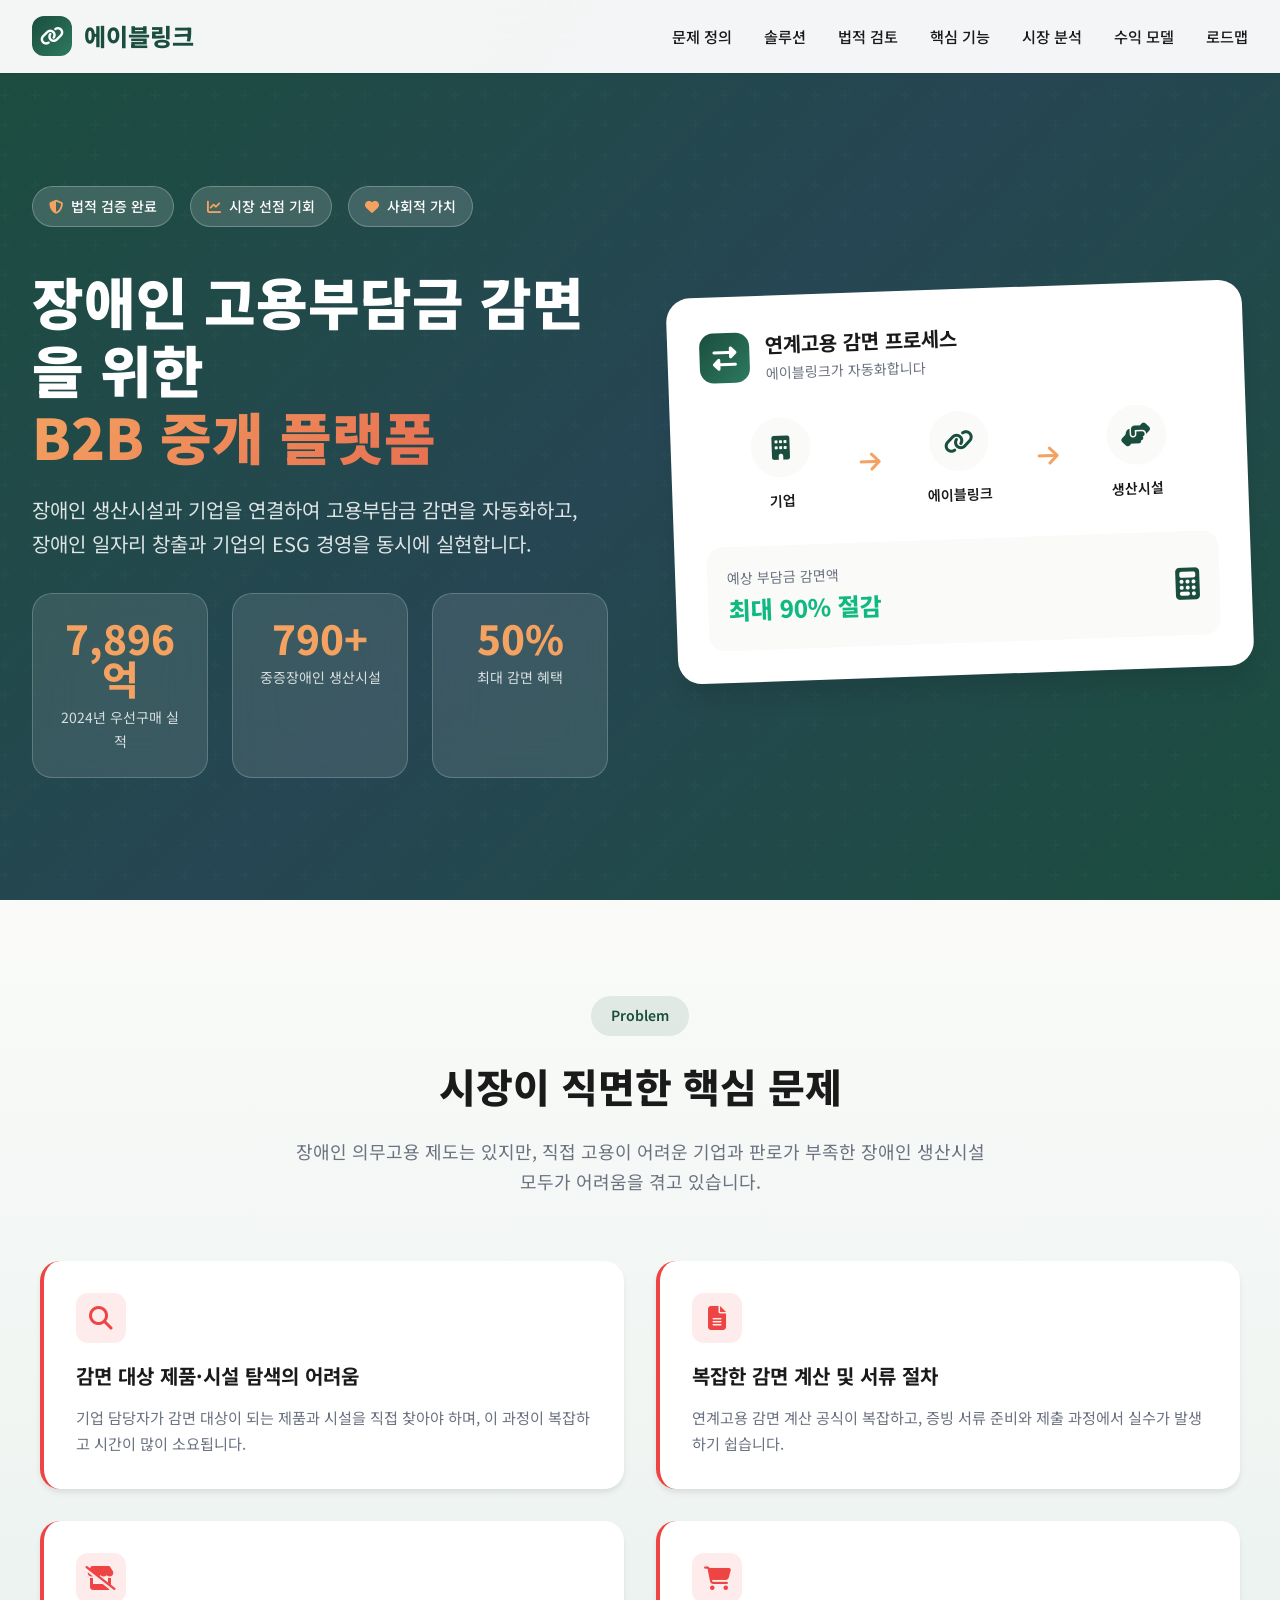
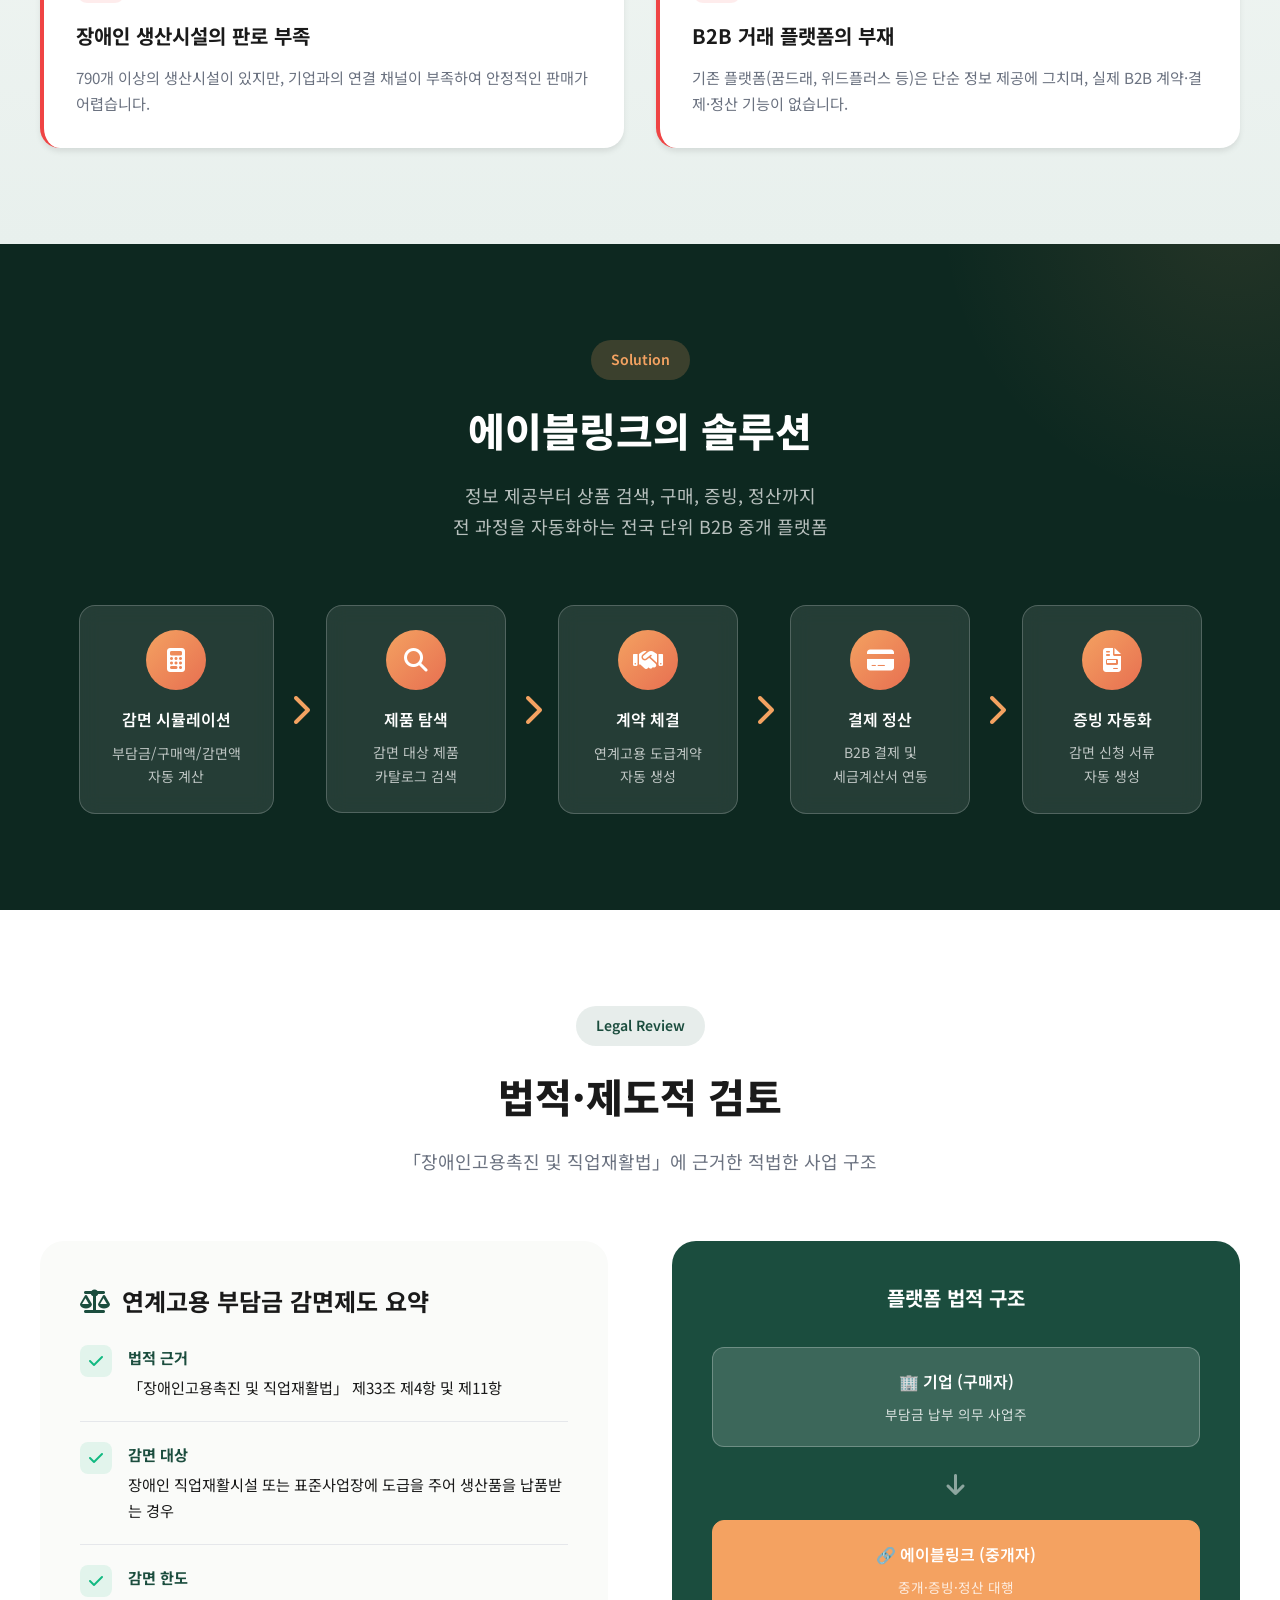
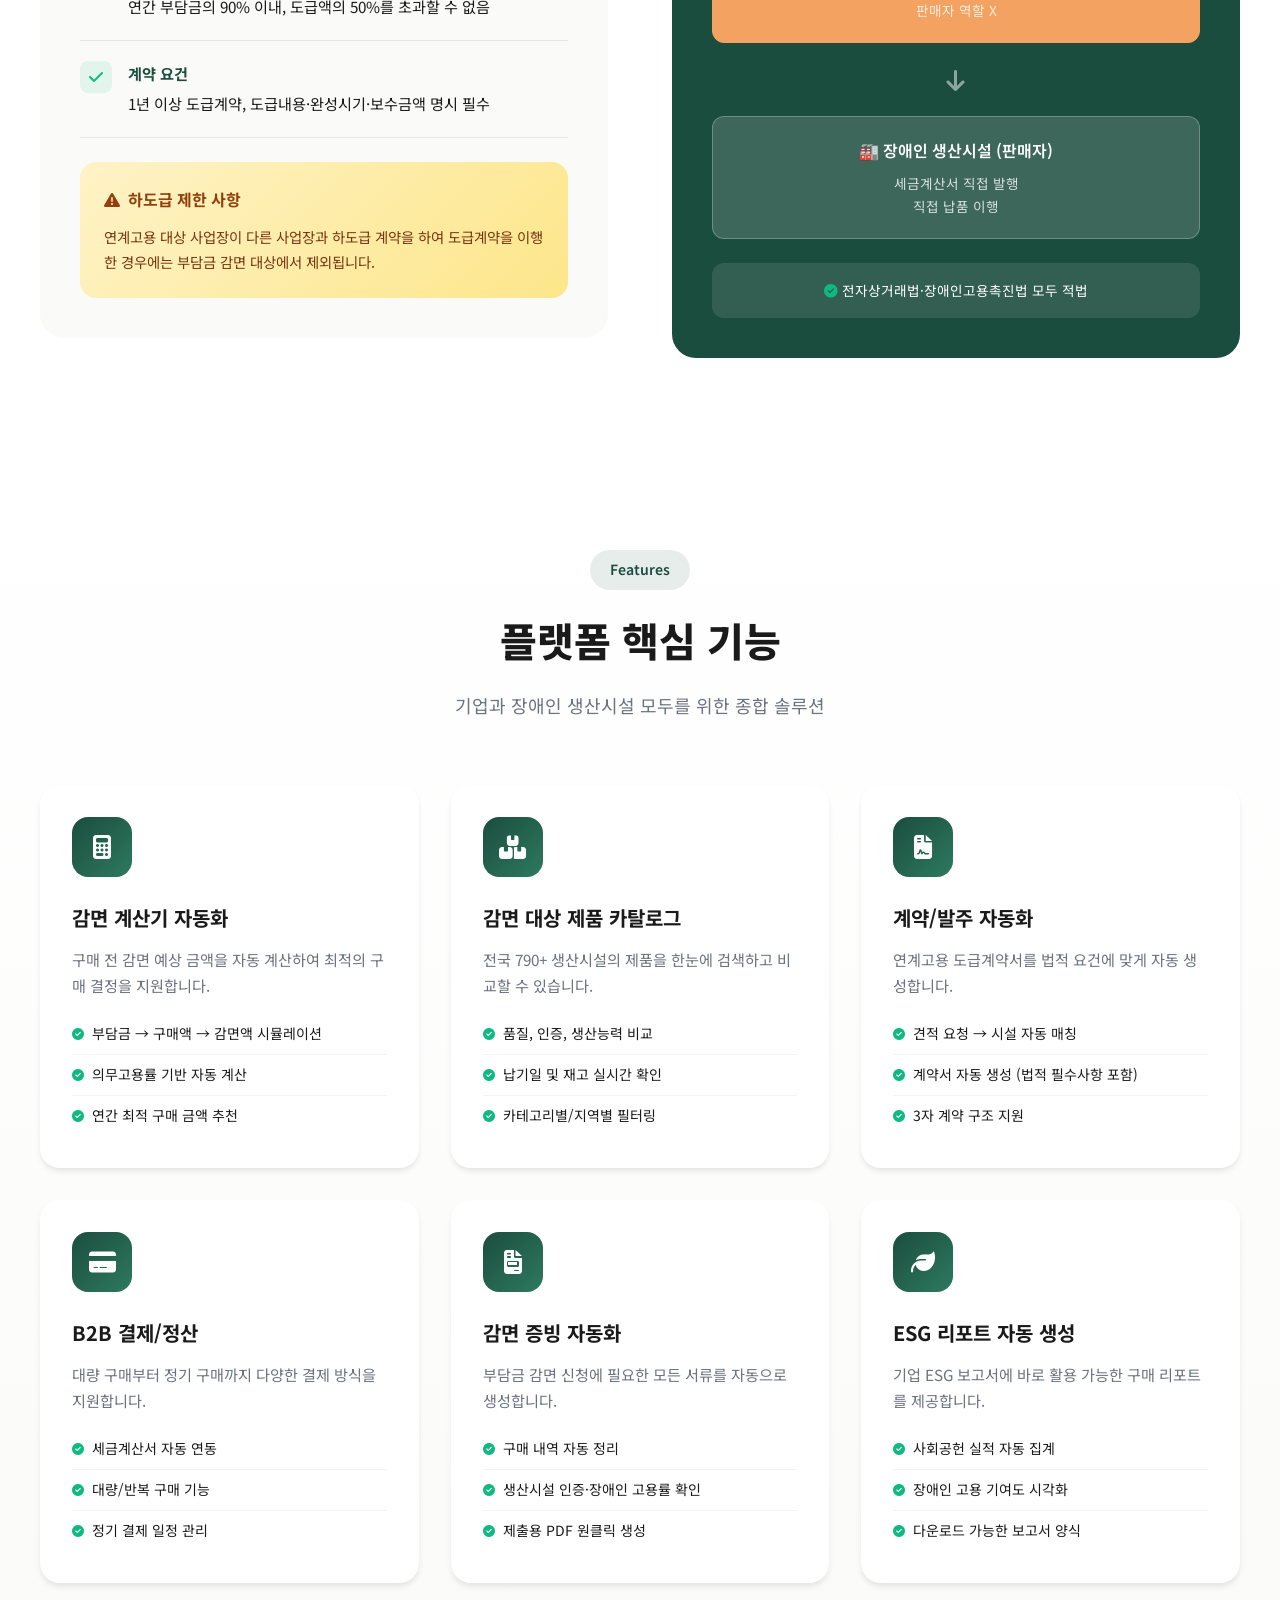
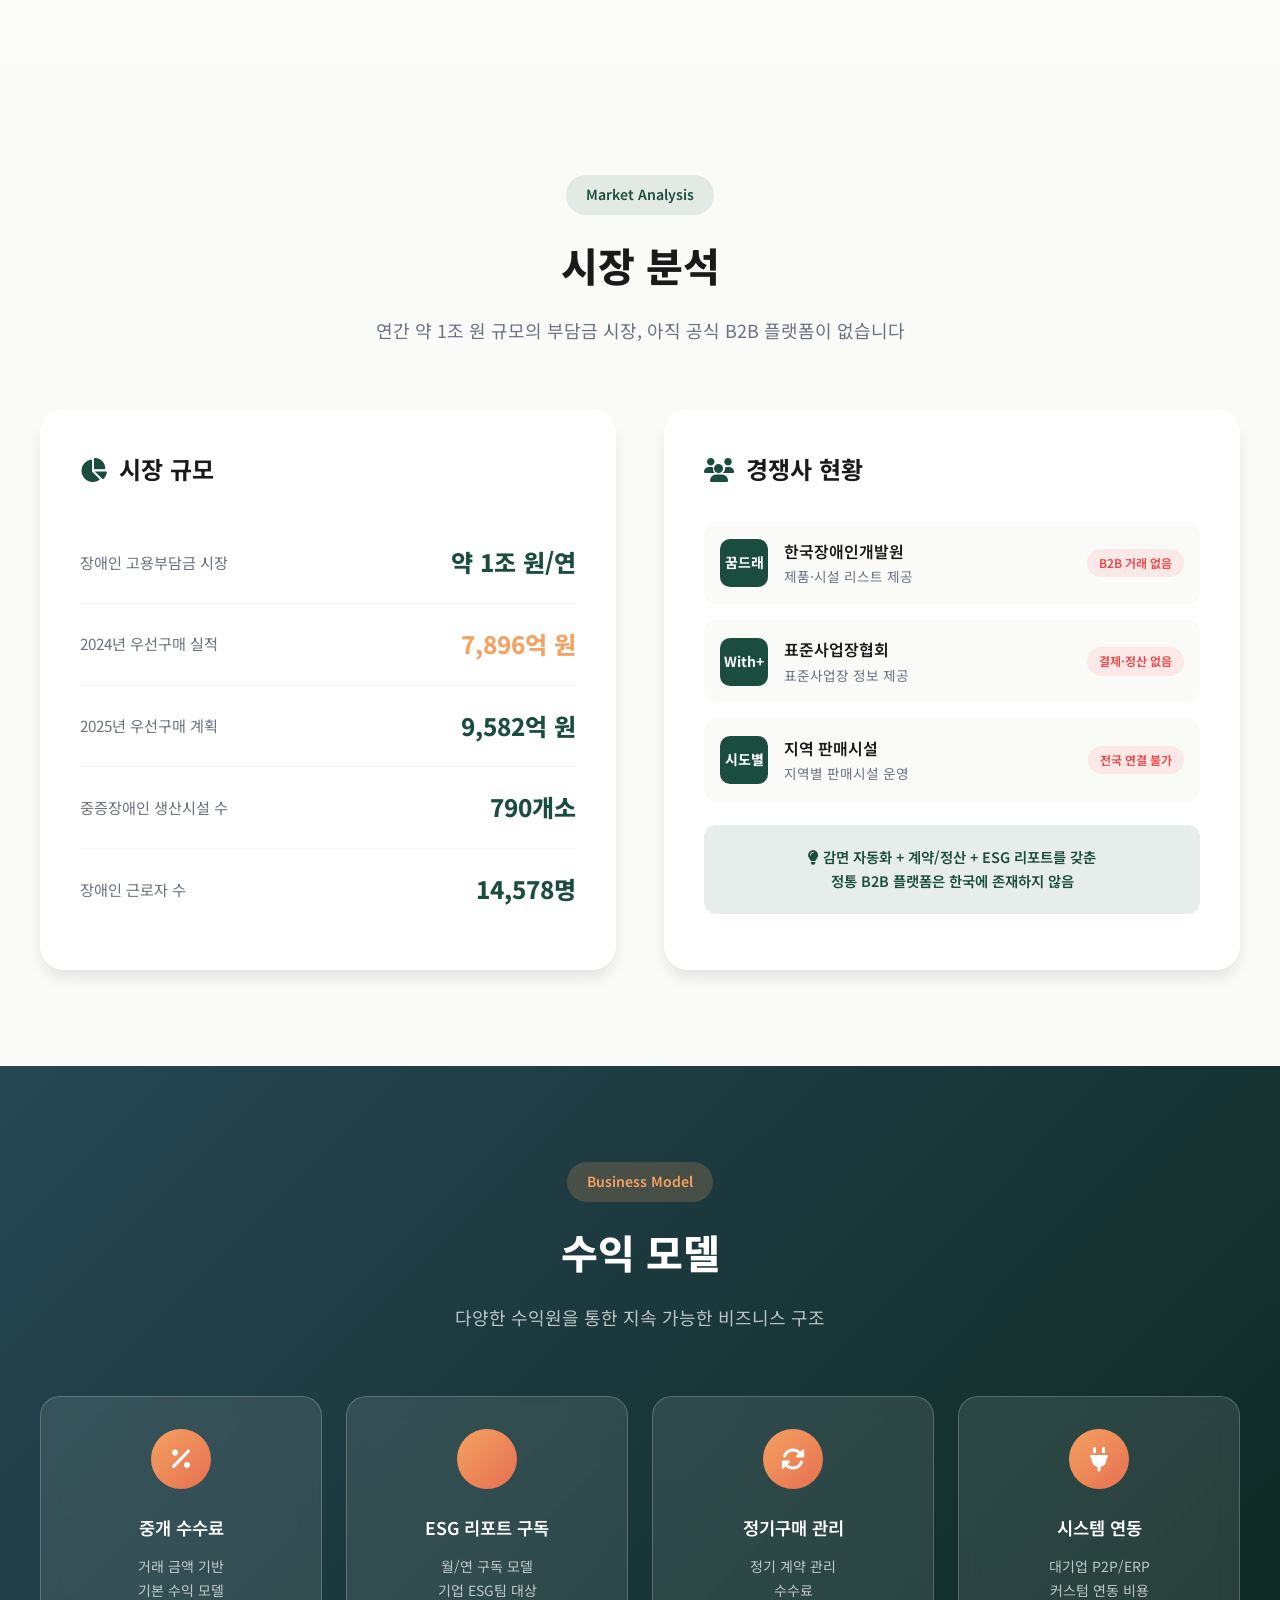
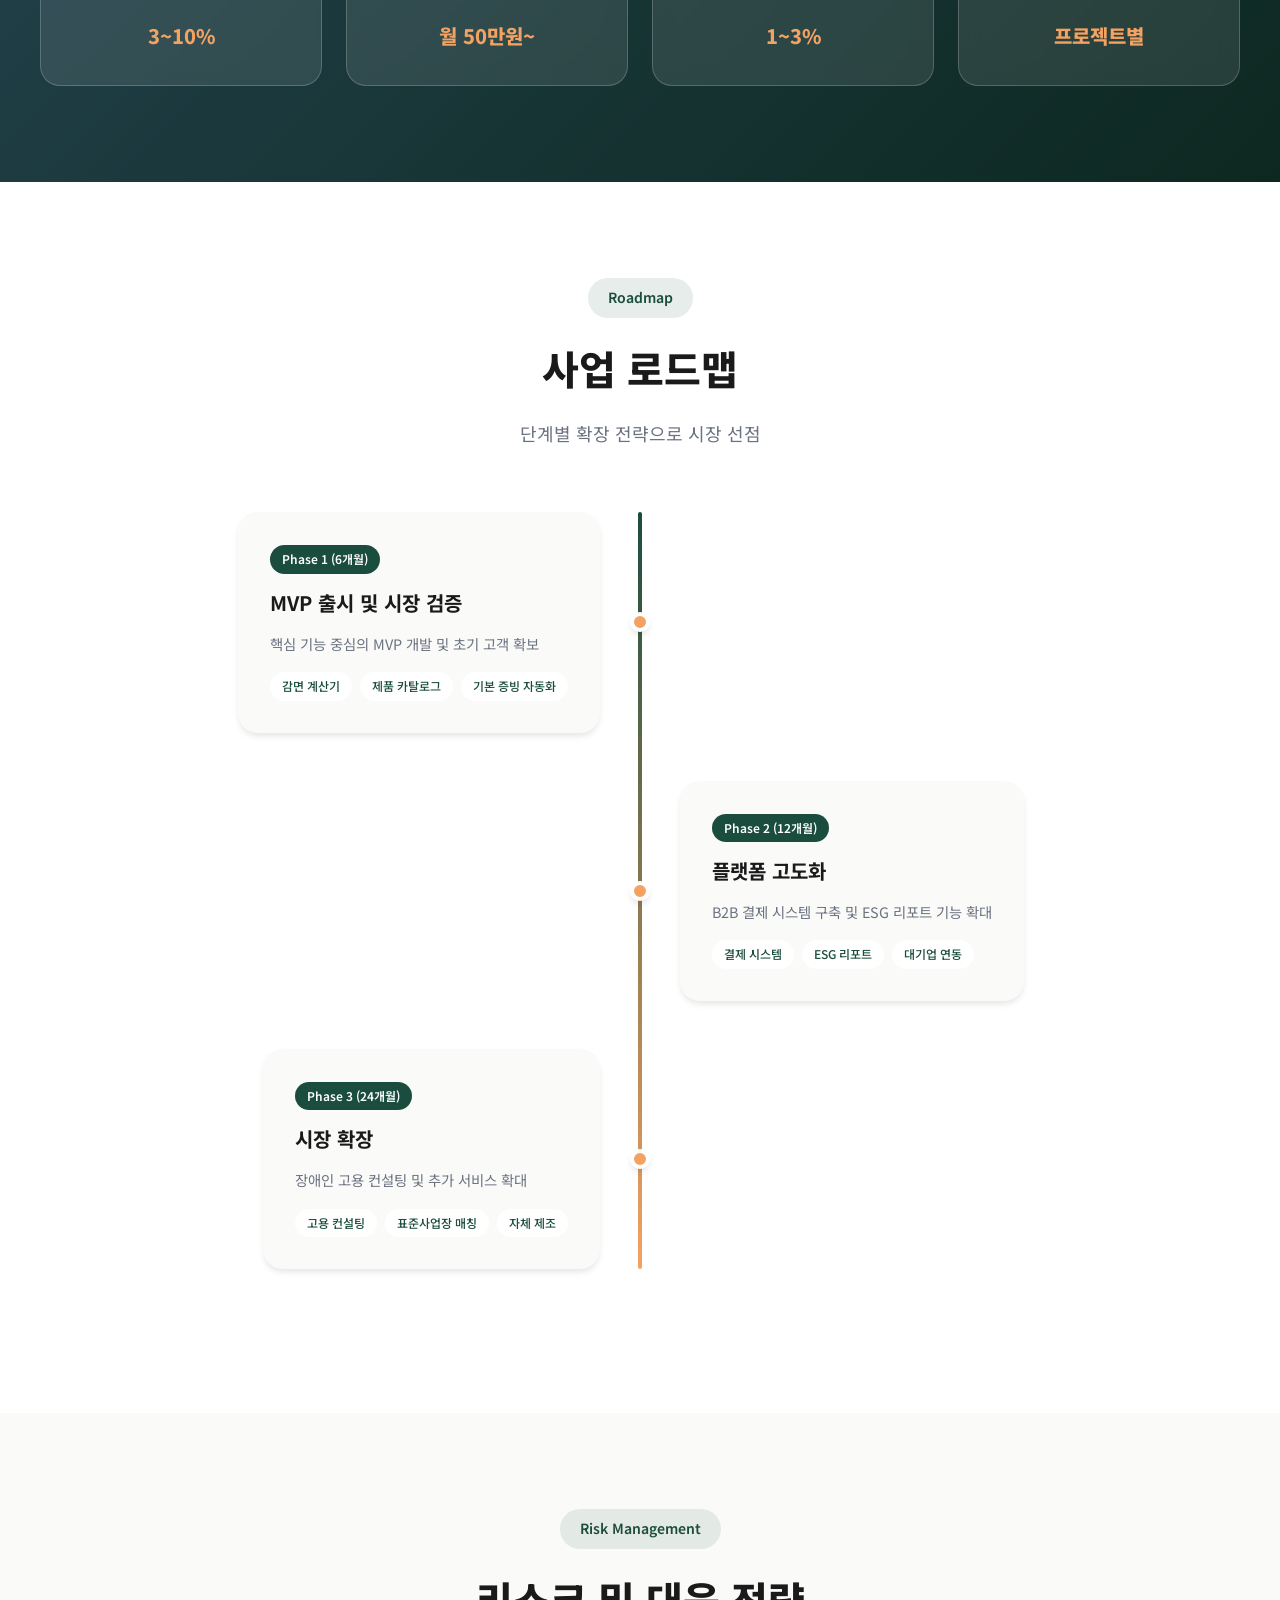
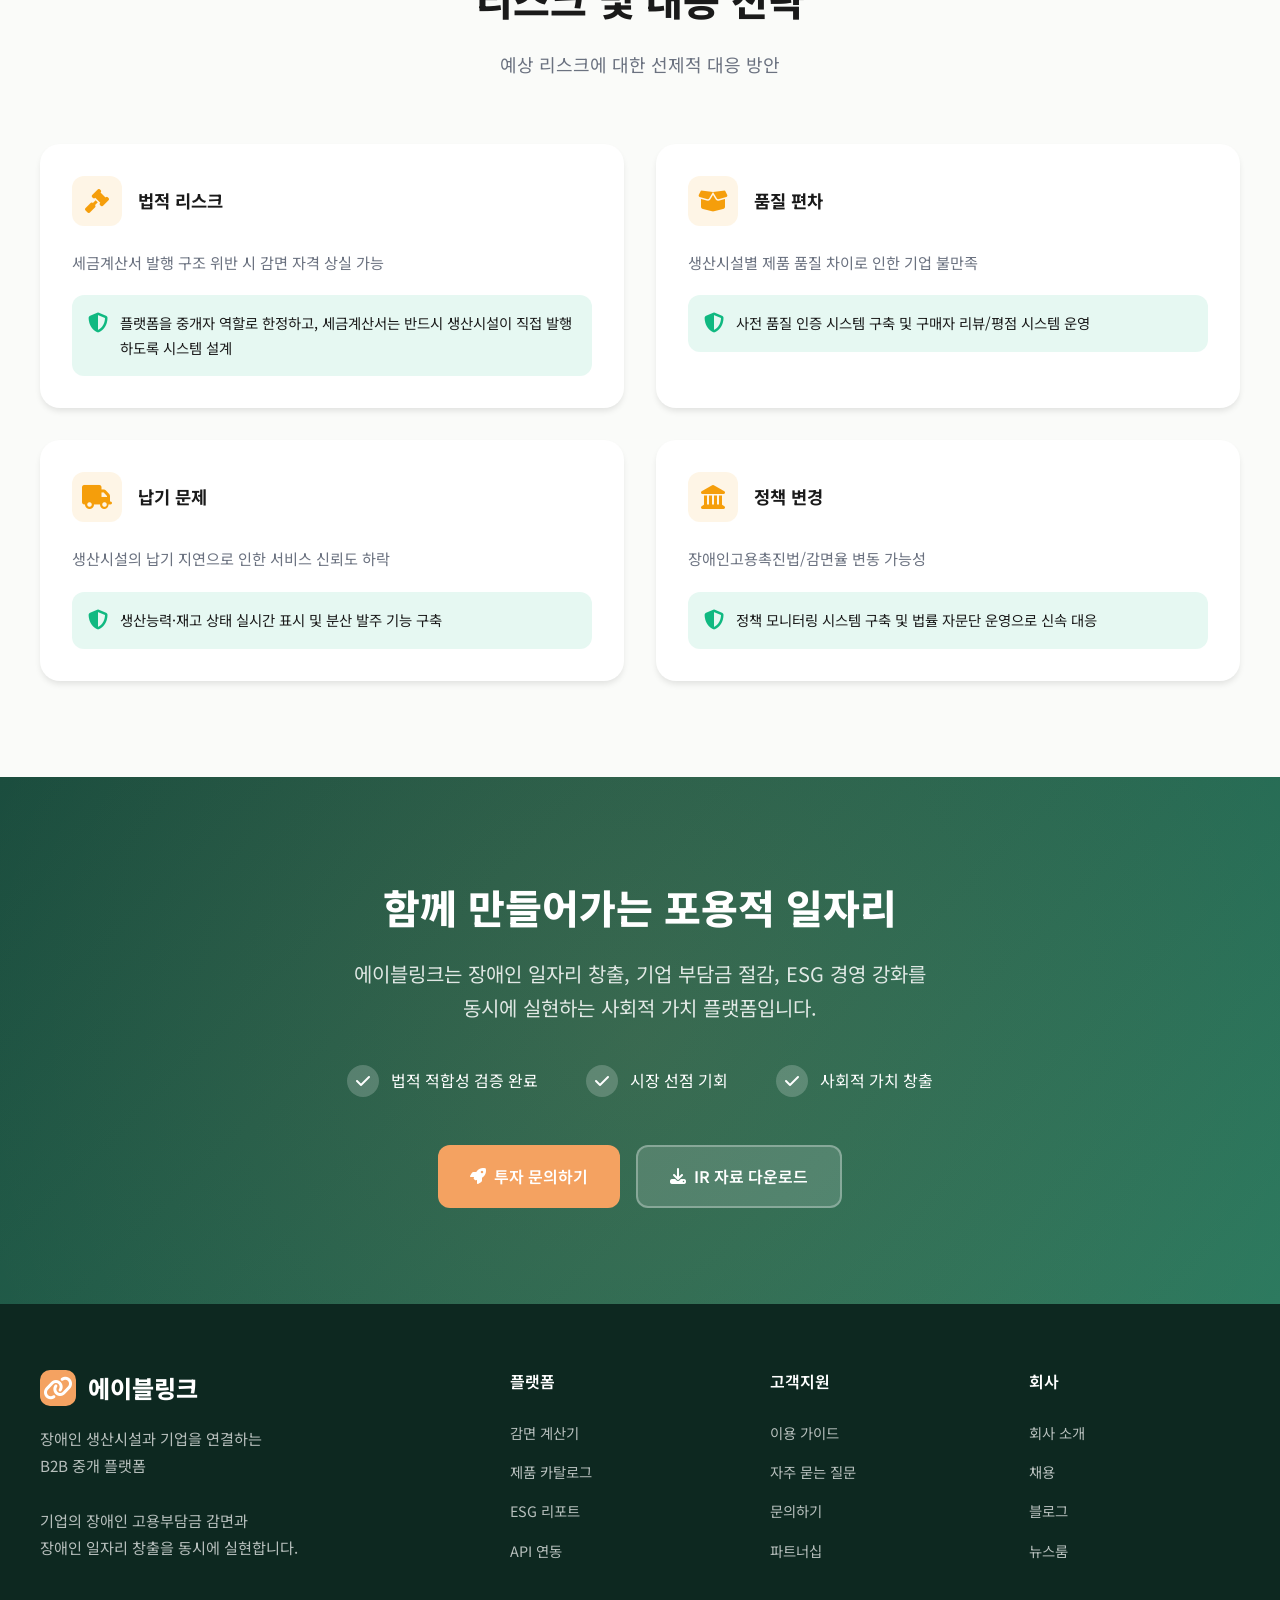
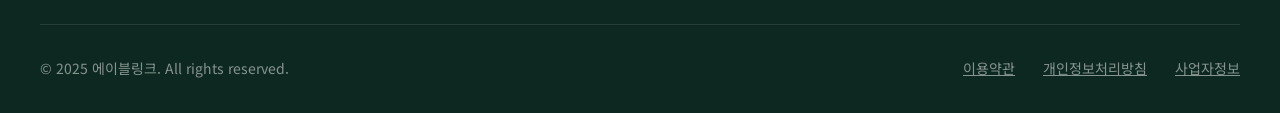
<file: imsi.html>
<!DOCTYPE html>
<html lang="ko">
<head>
    <meta charset="UTF-8">
    <meta name="viewport" content="width=device-width, initial-scale=1.0">
    <title>에이블링크 | 장애인 생산품 B2B 중개 플랫폼 사업기획서</title>
    <link href="https://fonts.googleapis.com/css2?family=Noto+Sans+KR:wght@300;400;500;700;900&family=Pretendard:wght@400;500;600;700;800&display=swap" rel="stylesheet">
    <link rel="stylesheet" href="https://cdnjs.cloudflare.com/ajax/libs/font-awesome/6.4.0/css/all.min.css">
    <style>
        :root {
            --primary: #1B4D3E;
            --primary-light: #2D7A5F;
            --primary-dark: #0D2820;
            --accent: #F4A261;
            --accent-light: #FFD4A3;
            --secondary: #264653;
            --background: #FAFBF9;
            --text-dark: #1A1A1A;
            --text-muted: #6B7280;
            --white: #FFFFFF;
            --success: #10B981;
            --warning: #F59E0B;
            --danger: #EF4444;
            --gradient-primary: linear-gradient(135deg, #1B4D3E 0%, #2D7A5F 100%);
            --gradient-warm: linear-gradient(135deg, #F4A261 0%, #E76F51 100%);
            --shadow-sm: 0 1px 2px rgba(0,0,0,0.05);
            --shadow-md: 0 4px 6px -1px rgba(0,0,0,0.1);
            --shadow-lg: 0 10px 15px -3px rgba(0,0,0,0.1);
            --shadow-xl: 0 20px 25px -5px rgba(0,0,0,0.1);
        }

        * {
            margin: 0;
            padding: 0;
            box-sizing: border-box;
        }

        html {
            scroll-behavior: smooth;
        }

        body {
            font-family: 'Pretendard', 'Noto Sans KR', sans-serif;
            background-color: var(--background);
            color: var(--text-dark);
            line-height: 1.7;
            overflow-x: hidden;
        }

        /* Navigation */
        .nav {
            position: fixed;
            top: 0;
            left: 0;
            right: 0;
            background: rgba(255,255,255,0.95);
            backdrop-filter: blur(20px);
            z-index: 1000;
            padding: 1rem 2rem;
            box-shadow: var(--shadow-sm);
            transition: all 0.3s ease;
        }

        .nav-container {
            max-width: 1400px;
            margin: 0 auto;
            display: flex;
            justify-content: space-between;
            align-items: center;
        }

        .nav-logo {
            display: flex;
            align-items: center;
            gap: 0.75rem;
            font-weight: 800;
            font-size: 1.5rem;
            color: var(--primary);
            text-decoration: none;
        }

        .nav-logo-icon {
            width: 40px;
            height: 40px;
            background: var(--gradient-primary);
            border-radius: 12px;
            display: flex;
            align-items: center;
            justify-content: center;
            color: white;
            font-size: 1.2rem;
        }

        .nav-links {
            display: flex;
            gap: 2rem;
            list-style: none;
        }

        .nav-links a {
            color: var(--text-dark);
            text-decoration: none;
            font-weight: 500;
            font-size: 0.95rem;
            transition: color 0.2s;
            position: relative;
        }

        .nav-links a:hover {
            color: var(--primary);
        }

        .nav-links a::after {
            content: '';
            position: absolute;
            bottom: -4px;
            left: 0;
            width: 0;
            height: 2px;
            background: var(--primary);
            transition: width 0.3s;
        }

        .nav-links a:hover::after {
            width: 100%;
        }

        /* Hero Section */
        .hero {
            min-height: 100vh;
            background: linear-gradient(135deg, #1B4D3E 0%, #264653 50%, #1B4D3E 100%);
            position: relative;
            display: flex;
            align-items: center;
            overflow: hidden;
        }

        .hero::before {
            content: '';
            position: absolute;
            top: 0;
            left: 0;
            right: 0;
            bottom: 0;
            background: url("data:image/svg+xml,%3Csvg width='60' height='60' viewBox='0 0 60 60' xmlns='http://www.w3.org/2000/svg'%3E%3Cg fill='none' fill-rule='evenodd'%3E%3Cg fill='%23ffffff' fill-opacity='0.03'%3E%3Cpath d='M36 34v-4h-2v4h-4v2h4v4h2v-4h4v-2h-4zm0-30V0h-2v4h-4v2h4v4h2V6h4V4h-4zM6 34v-4H4v4H0v2h4v4h2v-4h4v-2H6zM6 4V0H4v4H0v2h4v4h2V6h4V4H6z'/%3E%3C/g%3E%3C/g%3E%3C/svg%3E");
            opacity: 0.5;
        }

        .hero-content {
            max-width: 1400px;
            margin: 0 auto;
            padding: 8rem 2rem 4rem;
            display: grid;
            grid-template-columns: 1fr 1fr;
            gap: 4rem;
            align-items: center;
            position: relative;
            z-index: 1;
        }

        .hero-text h1 {
            font-size: 3.5rem;
            font-weight: 900;
            color: white;
            line-height: 1.2;
            margin-bottom: 1.5rem;
        }

        .hero-text h1 span {
            background: var(--gradient-warm);
            -webkit-background-clip: text;
            -webkit-text-fill-color: transparent;
            background-clip: text;
        }

        .hero-text .subtitle {
            font-size: 1.25rem;
            color: rgba(255,255,255,0.85);
            margin-bottom: 2rem;
            font-weight: 400;
        }

        .hero-badges {
            display: flex;
            gap: 1rem;
            flex-wrap: wrap;
            margin-bottom: 2.5rem;
        }

        .badge {
            padding: 0.5rem 1rem;
            background: rgba(255,255,255,0.15);
            border: 1px solid rgba(255,255,255,0.25);
            border-radius: 50px;
            color: white;
            font-size: 0.875rem;
            font-weight: 500;
            backdrop-filter: blur(10px);
        }

        .badge i {
            margin-right: 0.5rem;
            color: var(--accent);
        }

        .hero-stats {
            display: grid;
            grid-template-columns: repeat(3, 1fr);
            gap: 1.5rem;
        }

        .stat-card {
            background: rgba(255,255,255,0.1);
            backdrop-filter: blur(20px);
            border: 1px solid rgba(255,255,255,0.2);
            border-radius: 20px;
            padding: 1.5rem;
            text-align: center;
        }

        .stat-card .number {
            font-size: 2.5rem;
            font-weight: 800;
            color: var(--accent);
            line-height: 1;
        }

        .stat-card .label {
            font-size: 0.875rem;
            color: rgba(255,255,255,0.8);
            margin-top: 0.5rem;
        }

        .hero-visual {
            position: relative;
        }

        .hero-card {
            background: white;
            border-radius: 24px;
            padding: 2rem;
            box-shadow: var(--shadow-xl);
            transform: rotate(-2deg);
            animation: float 6s ease-in-out infinite;
        }

        @keyframes float {
            0%, 100% { transform: rotate(-2deg) translateY(0); }
            50% { transform: rotate(-2deg) translateY(-20px); }
        }

        .hero-card-header {
            display: flex;
            align-items: center;
            gap: 1rem;
            margin-bottom: 1.5rem;
        }

        .hero-card-icon {
            width: 50px;
            height: 50px;
            background: var(--gradient-primary);
            border-radius: 14px;
            display: flex;
            align-items: center;
            justify-content: center;
            color: white;
            font-size: 1.5rem;
        }

        .hero-card-title {
            font-size: 1.25rem;
            font-weight: 700;
            color: var(--text-dark);
        }

        .hero-card-subtitle {
            font-size: 0.875rem;
            color: var(--text-muted);
        }

        .hero-card-flow {
            display: flex;
            align-items: center;
            justify-content: space-between;
            margin: 2rem 0;
        }

        .flow-step {
            text-align: center;
            flex: 1;
        }

        .flow-icon {
            width: 60px;
            height: 60px;
            margin: 0 auto 0.75rem;
            background: var(--background);
            border-radius: 50%;
            display: flex;
            align-items: center;
            justify-content: center;
            font-size: 1.5rem;
            color: var(--primary);
        }

        .flow-label {
            font-size: 0.875rem;
            font-weight: 600;
            color: var(--text-dark);
        }

        .flow-arrow {
            color: var(--accent);
            font-size: 1.5rem;
        }

        .hero-card-bottom {
            background: var(--background);
            border-radius: 16px;
            padding: 1.25rem;
            display: flex;
            justify-content: space-between;
            align-items: center;
        }

        .savings-label {
            font-size: 0.875rem;
            color: var(--text-muted);
        }

        .savings-amount {
            font-size: 1.5rem;
            font-weight: 800;
            color: var(--success);
        }

        /* Section Styles */
        .section {
            padding: 6rem 2rem;
        }

        .section-container {
            max-width: 1200px;
            margin: 0 auto;
        }

        .section-header {
            text-align: center;
            margin-bottom: 4rem;
        }

        .section-tag {
            display: inline-block;
            padding: 0.5rem 1.25rem;
            background: rgba(27, 77, 62, 0.1);
            color: var(--primary);
            border-radius: 50px;
            font-size: 0.875rem;
            font-weight: 600;
            margin-bottom: 1rem;
        }

        .section-title {
            font-size: 2.5rem;
            font-weight: 800;
            color: var(--text-dark);
            margin-bottom: 1rem;
        }

        .section-desc {
            font-size: 1.125rem;
            color: var(--text-muted);
            max-width: 700px;
            margin: 0 auto;
        }

        /* Problem Section */
        .problem-section {
            background: linear-gradient(180deg, var(--background) 0%, #E8F0ED 100%);
        }

        .problem-grid {
            display: grid;
            grid-template-columns: repeat(2, 1fr);
            gap: 2rem;
        }

        .problem-card {
            background: white;
            border-radius: 20px;
            padding: 2rem;
            box-shadow: var(--shadow-md);
            border-left: 4px solid var(--danger);
            transition: transform 0.3s, box-shadow 0.3s;
        }

        .problem-card:hover {
            transform: translateY(-5px);
            box-shadow: var(--shadow-xl);
        }

        .problem-icon {
            width: 50px;
            height: 50px;
            background: rgba(239, 68, 68, 0.1);
            border-radius: 12px;
            display: flex;
            align-items: center;
            justify-content: center;
            font-size: 1.5rem;
            color: var(--danger);
            margin-bottom: 1rem;
        }

        .problem-card h3 {
            font-size: 1.25rem;
            font-weight: 700;
            margin-bottom: 0.75rem;
            color: var(--text-dark);
        }

        .problem-card p {
            color: var(--text-muted);
            font-size: 0.95rem;
        }

        /* Solution Section */
        .solution-section {
            background: var(--primary-dark);
            color: white;
            position: relative;
            overflow: hidden;
        }

        .solution-section::before {
            content: '';
            position: absolute;
            top: -50%;
            right: -20%;
            width: 600px;
            height: 600px;
            background: radial-gradient(circle, rgba(244, 162, 97, 0.1) 0%, transparent 70%);
            border-radius: 50%;
        }

        .solution-section .section-tag {
            background: rgba(244, 162, 97, 0.2);
            color: var(--accent);
        }

        .solution-section .section-title {
            color: white;
        }

        .solution-section .section-desc {
            color: rgba(255,255,255,0.7);
        }

        .solution-flow {
            display: flex;
            align-items: center;
            justify-content: center;
            gap: 1rem;
            margin-top: 3rem;
            flex-wrap: wrap;
        }

        .solution-step {
            background: rgba(255,255,255,0.1);
            border: 1px solid rgba(255,255,255,0.2);
            border-radius: 16px;
            padding: 1.5rem 2rem;
            text-align: center;
            backdrop-filter: blur(10px);
            min-width: 180px;
        }

        .solution-step-icon {
            width: 60px;
            height: 60px;
            margin: 0 auto 1rem;
            background: var(--gradient-warm);
            border-radius: 50%;
            display: flex;
            align-items: center;
            justify-content: center;
            font-size: 1.5rem;
            color: white;
        }

        .solution-step h4 {
            font-size: 1rem;
            font-weight: 600;
            margin-bottom: 0.5rem;
        }

        .solution-step p {
            font-size: 0.875rem;
            color: rgba(255,255,255,0.7);
        }

        .solution-arrow {
            font-size: 2rem;
            color: var(--accent);
        }

        /* Legal Section */
        .legal-section {
            background: white;
        }

        .legal-content {
            display: grid;
            grid-template-columns: 1fr 1fr;
            gap: 4rem;
            align-items: start;
        }

        .legal-info {
            background: var(--background);
            border-radius: 24px;
            padding: 2.5rem;
        }

        .legal-title {
            font-size: 1.5rem;
            font-weight: 700;
            margin-bottom: 1.5rem;
            color: var(--text-dark);
            display: flex;
            align-items: center;
            gap: 0.75rem;
        }

        .legal-title i {
            color: var(--primary);
        }

        .legal-item {
            display: flex;
            align-items: flex-start;
            gap: 1rem;
            margin-bottom: 1.25rem;
            padding-bottom: 1.25rem;
            border-bottom: 1px solid #E5E7EB;
        }

        .legal-item:last-child {
            border-bottom: none;
            margin-bottom: 0;
            padding-bottom: 0;
        }

        .legal-item-icon {
            width: 32px;
            height: 32px;
            background: rgba(16, 185, 129, 0.1);
            border-radius: 8px;
            display: flex;
            align-items: center;
            justify-content: center;
            color: var(--success);
            flex-shrink: 0;
        }

        .legal-item-text {
            font-size: 0.95rem;
            color: var(--text-dark);
        }

        .legal-item-text strong {
            display: block;
            margin-bottom: 0.25rem;
            color: var(--primary);
        }

        .legal-warning {
            background: linear-gradient(135deg, #FEF3C7 0%, #FDE68A 100%);
            border-radius: 16px;
            padding: 1.5rem;
            margin-top: 1.5rem;
        }

        .legal-warning-title {
            font-weight: 700;
            color: #92400E;
            margin-bottom: 0.75rem;
            display: flex;
            align-items: center;
            gap: 0.5rem;
        }

        .legal-warning p {
            font-size: 0.9rem;
            color: #78350F;
        }

        .legal-structure {
            background: var(--primary);
            border-radius: 24px;
            padding: 2.5rem;
            color: white;
        }

        .structure-title {
            font-size: 1.25rem;
            font-weight: 700;
            margin-bottom: 2rem;
            text-align: center;
        }

        .structure-diagram {
            display: flex;
            flex-direction: column;
            gap: 1rem;
        }

        .structure-box {
            background: rgba(255,255,255,0.15);
            border: 1px solid rgba(255,255,255,0.25);
            border-radius: 12px;
            padding: 1.25rem;
            text-align: center;
        }

        .structure-box.highlight {
            background: var(--accent);
            border-color: var(--accent);
        }

        .structure-box h5 {
            font-size: 1rem;
            font-weight: 600;
            margin-bottom: 0.5rem;
        }

        .structure-box p {
            font-size: 0.85rem;
            opacity: 0.8;
        }

        .structure-arrow-down {
            text-align: center;
            font-size: 1.5rem;
            color: rgba(255,255,255,0.5);
        }

        /* Features Section */
        .features-section {
            background: linear-gradient(180deg, white 0%, var(--background) 100%);
        }

        .features-grid {
            display: grid;
            grid-template-columns: repeat(3, 1fr);
            gap: 2rem;
        }

        .feature-card {
            background: white;
            border-radius: 20px;
            padding: 2rem;
            box-shadow: var(--shadow-md);
            transition: all 0.3s;
            position: relative;
            overflow: hidden;
        }

        .feature-card::before {
            content: '';
            position: absolute;
            top: 0;
            left: 0;
            right: 0;
            height: 4px;
            background: var(--gradient-primary);
            transform: scaleX(0);
            transform-origin: left;
            transition: transform 0.3s;
        }

        .feature-card:hover {
            transform: translateY(-10px);
            box-shadow: var(--shadow-xl);
        }

        .feature-card:hover::before {
            transform: scaleX(1);
        }

        .feature-icon {
            width: 60px;
            height: 60px;
            background: var(--gradient-primary);
            border-radius: 16px;
            display: flex;
            align-items: center;
            justify-content: center;
            font-size: 1.5rem;
            color: white;
            margin-bottom: 1.5rem;
        }

        .feature-card h3 {
            font-size: 1.25rem;
            font-weight: 700;
            margin-bottom: 0.75rem;
            color: var(--text-dark);
        }

        .feature-card p {
            color: var(--text-muted);
            font-size: 0.95rem;
            margin-bottom: 1rem;
        }

        .feature-list {
            list-style: none;
        }

        .feature-list li {
            font-size: 0.875rem;
            color: var(--text-dark);
            padding: 0.5rem 0;
            border-bottom: 1px solid #F3F4F6;
            display: flex;
            align-items: center;
            gap: 0.5rem;
        }

        .feature-list li:last-child {
            border-bottom: none;
        }

        .feature-list li i {
            color: var(--success);
            font-size: 0.75rem;
        }

        /* Market Section */
        .market-section {
            background: var(--background);
        }

        .market-grid {
            display: grid;
            grid-template-columns: 1fr 1fr;
            gap: 3rem;
        }

        .market-card {
            background: white;
            border-radius: 24px;
            padding: 2.5rem;
            box-shadow: var(--shadow-lg);
        }

        .market-card h3 {
            font-size: 1.5rem;
            font-weight: 700;
            margin-bottom: 2rem;
            color: var(--text-dark);
            display: flex;
            align-items: center;
            gap: 0.75rem;
        }

        .market-card h3 i {
            color: var(--primary);
        }

        .market-stat {
            display: flex;
            justify-content: space-between;
            align-items: center;
            padding: 1.25rem 0;
            border-bottom: 1px solid #F3F4F6;
        }

        .market-stat:last-child {
            border-bottom: none;
        }

        .market-stat-label {
            font-size: 0.95rem;
            color: var(--text-muted);
        }

        .market-stat-value {
            font-size: 1.5rem;
            font-weight: 800;
            color: var(--primary);
        }

        .market-stat-value.highlight {
            color: var(--accent);
        }

        .competitor-list {
            display: flex;
            flex-direction: column;
            gap: 1rem;
        }

        .competitor-item {
            display: flex;
            align-items: center;
            gap: 1rem;
            padding: 1rem;
            background: var(--background);
            border-radius: 12px;
        }

        .competitor-logo {
            width: 48px;
            height: 48px;
            background: var(--primary);
            border-radius: 10px;
            display: flex;
            align-items: center;
            justify-content: center;
            color: white;
            font-weight: 700;
            font-size: 0.875rem;
        }

        .competitor-info h4 {
            font-size: 1rem;
            font-weight: 600;
            color: var(--text-dark);
        }

        .competitor-info p {
            font-size: 0.85rem;
            color: var(--text-muted);
        }

        .competitor-gap {
            margin-left: auto;
            padding: 0.25rem 0.75rem;
            background: rgba(239, 68, 68, 0.1);
            color: var(--danger);
            border-radius: 50px;
            font-size: 0.75rem;
            font-weight: 600;
        }

        /* Revenue Section */
        .revenue-section {
            background: linear-gradient(135deg, var(--secondary) 0%, var(--primary-dark) 100%);
            color: white;
        }

        .revenue-section .section-tag {
            background: rgba(244, 162, 97, 0.2);
            color: var(--accent);
        }

        .revenue-section .section-title {
            color: white;
        }

        .revenue-section .section-desc {
            color: rgba(255,255,255,0.7);
        }

        .revenue-grid {
            display: grid;
            grid-template-columns: repeat(4, 1fr);
            gap: 1.5rem;
            margin-top: 3rem;
        }

        .revenue-card {
            background: rgba(255,255,255,0.1);
            border: 1px solid rgba(255,255,255,0.2);
            border-radius: 20px;
            padding: 2rem 1.5rem;
            text-align: center;
            backdrop-filter: blur(10px);
            transition: all 0.3s;
        }

        .revenue-card:hover {
            background: rgba(255,255,255,0.15);
            transform: translateY(-5px);
        }

        .revenue-card-icon {
            width: 60px;
            height: 60px;
            margin: 0 auto 1.5rem;
            background: var(--gradient-warm);
            border-radius: 50%;
            display: flex;
            align-items: center;
            justify-content: center;
            font-size: 1.5rem;
        }

        .revenue-card h4 {
            font-size: 1.1rem;
            font-weight: 600;
            margin-bottom: 0.75rem;
        }

        .revenue-card p {
            font-size: 0.875rem;
            color: rgba(255,255,255,0.7);
            margin-bottom: 1rem;
        }

        .revenue-card .rate {
            font-size: 1.25rem;
            font-weight: 800;
            color: var(--accent);
        }

        /* Roadmap Section */
        .roadmap-section {
            background: white;
        }

        .roadmap-timeline {
            position: relative;
            max-width: 900px;
            margin: 0 auto;
        }

        .roadmap-timeline::before {
            content: '';
            position: absolute;
            left: 50%;
            top: 0;
            bottom: 0;
            width: 4px;
            background: linear-gradient(180deg, var(--primary) 0%, var(--accent) 100%);
            transform: translateX(-50%);
            border-radius: 2px;
        }

        .roadmap-item {
            display: flex;
            justify-content: flex-end;
            padding-right: calc(50% + 40px);
            position: relative;
            margin-bottom: 3rem;
        }

        .roadmap-item:nth-child(even) {
            justify-content: flex-start;
            padding-right: 0;
            padding-left: calc(50% + 40px);
        }

        .roadmap-content {
            background: var(--background);
            border-radius: 20px;
            padding: 2rem;
            max-width: 400px;
            position: relative;
            box-shadow: var(--shadow-md);
        }

        .roadmap-dot {
            position: absolute;
            width: 20px;
            height: 20px;
            background: var(--accent);
            border: 4px solid white;
            border-radius: 50%;
            top: 50%;
            transform: translateY(-50%);
            box-shadow: var(--shadow-md);
        }

        .roadmap-item:nth-child(odd) .roadmap-dot {
            right: calc(-40px - 10px);
        }

        .roadmap-item:nth-child(even) .roadmap-dot {
            left: calc(-40px - 10px);
        }

        .roadmap-phase {
            display: inline-block;
            padding: 0.25rem 0.75rem;
            background: var(--primary);
            color: white;
            border-radius: 50px;
            font-size: 0.75rem;
            font-weight: 600;
            margin-bottom: 0.75rem;
        }

        .roadmap-content h4 {
            font-size: 1.25rem;
            font-weight: 700;
            margin-bottom: 0.75rem;
            color: var(--text-dark);
        }

        .roadmap-content p {
            font-size: 0.9rem;
            color: var(--text-muted);
            margin-bottom: 1rem;
        }

        .roadmap-tags {
            display: flex;
            flex-wrap: wrap;
            gap: 0.5rem;
        }

        .roadmap-tag {
            padding: 0.25rem 0.75rem;
            background: white;
            border-radius: 50px;
            font-size: 0.75rem;
            color: var(--primary);
            font-weight: 500;
        }

        /* Risk Section */
        .risk-section {
            background: var(--background);
        }

        .risk-grid {
            display: grid;
            grid-template-columns: repeat(2, 1fr);
            gap: 2rem;
        }

        .risk-card {
            background: white;
            border-radius: 20px;
            padding: 2rem;
            box-shadow: var(--shadow-md);
        }

        .risk-header {
            display: flex;
            align-items: center;
            gap: 1rem;
            margin-bottom: 1.5rem;
        }

        .risk-icon {
            width: 50px;
            height: 50px;
            background: rgba(245, 158, 11, 0.1);
            border-radius: 12px;
            display: flex;
            align-items: center;
            justify-content: center;
            font-size: 1.5rem;
            color: var(--warning);
        }

        .risk-card h3 {
            font-size: 1.1rem;
            font-weight: 700;
            color: var(--text-dark);
        }

        .risk-card p {
            color: var(--text-muted);
            font-size: 0.95rem;
            margin-bottom: 1.25rem;
        }

        .risk-solution {
            background: rgba(16, 185, 129, 0.1);
            border-radius: 12px;
            padding: 1rem;
            display: flex;
            align-items: flex-start;
            gap: 0.75rem;
        }

        .risk-solution i {
            color: var(--success);
            font-size: 1.25rem;
            margin-top: 0.1rem;
        }

        .risk-solution span {
            font-size: 0.9rem;
            color: var(--text-dark);
        }

        /* CTA Section */
        .cta-section {
            background: var(--gradient-primary);
            padding: 6rem 2rem;
            text-align: center;
            position: relative;
            overflow: hidden;
        }

        .cta-section::before {
            content: '';
            position: absolute;
            top: -50%;
            left: -50%;
            width: 200%;
            height: 200%;
            background: radial-gradient(circle, rgba(244, 162, 97, 0.1) 0%, transparent 50%);
            animation: rotate 30s linear infinite;
        }

        @keyframes rotate {
            from { transform: rotate(0deg); }
            to { transform: rotate(360deg); }
        }

        .cta-content {
            position: relative;
            z-index: 1;
            max-width: 800px;
            margin: 0 auto;
        }

        .cta-title {
            font-size: 2.5rem;
            font-weight: 800;
            color: white;
            margin-bottom: 1rem;
        }

        .cta-desc {
            font-size: 1.25rem;
            color: rgba(255,255,255,0.85);
            margin-bottom: 2.5rem;
        }

        .cta-highlights {
            display: flex;
            justify-content: center;
            gap: 3rem;
            margin-bottom: 3rem;
            flex-wrap: wrap;
        }

        .cta-highlight {
            display: flex;
            align-items: center;
            gap: 0.75rem;
            color: white;
        }

        .cta-highlight i {
            width: 32px;
            height: 32px;
            background: rgba(255,255,255,0.2);
            border-radius: 50%;
            display: flex;
            align-items: center;
            justify-content: center;
        }

        .cta-buttons {
            display: flex;
            justify-content: center;
            gap: 1rem;
        }

        .btn {
            padding: 1rem 2rem;
            border-radius: 12px;
            font-size: 1rem;
            font-weight: 600;
            text-decoration: none;
            transition: all 0.3s;
            display: inline-flex;
            align-items: center;
            gap: 0.5rem;
        }

        .btn-primary {
            background: var(--accent);
            color: white;
        }

        .btn-primary:hover {
            background: #E76F51;
            transform: translateY(-2px);
        }

        .btn-secondary {
            background: rgba(255,255,255,0.15);
            color: white;
            border: 2px solid rgba(255,255,255,0.3);
        }

        .btn-secondary:hover {
            background: rgba(255,255,255,0.25);
        }

        /* Footer */
        .footer {
            background: var(--primary-dark);
            color: white;
            padding: 4rem 2rem 2rem;
        }

        .footer-content {
            max-width: 1200px;
            margin: 0 auto;
            display: grid;
            grid-template-columns: 2fr 1fr 1fr 1fr;
            gap: 3rem;
        }

        .footer-brand h3 {
            font-size: 1.5rem;
            font-weight: 800;
            margin-bottom: 1rem;
            display: flex;
            align-items: center;
            gap: 0.75rem;
        }

        .footer-brand p {
            color: rgba(255,255,255,0.7);
            font-size: 0.95rem;
            line-height: 1.8;
        }

        .footer-links h4 {
            font-size: 1rem;
            font-weight: 600;
            margin-bottom: 1.5rem;
        }

        .footer-links ul {
            list-style: none;
        }

        .footer-links li {
            margin-bottom: 0.75rem;
        }

        .footer-links a {
            color: rgba(255,255,255,0.7);
            text-decoration: none;
            font-size: 0.9rem;
            transition: color 0.2s;
        }

        .footer-links a:hover {
            color: var(--accent);
        }

        .footer-bottom {
            max-width: 1200px;
            margin: 3rem auto 0;
            padding-top: 2rem;
            border-top: 1px solid rgba(255,255,255,0.1);
            display: flex;
            justify-content: space-between;
            align-items: center;
            font-size: 0.875rem;
            color: rgba(255,255,255,0.5);
        }

        /* Responsive */
        @media (max-width: 1024px) {
            .hero-content {
                grid-template-columns: 1fr;
                text-align: center;
            }

            .hero-text h1 {
                font-size: 2.5rem;
            }

            .hero-badges {
                justify-content: center;
            }

            .hero-visual {
                display: none;
            }

            .features-grid {
                grid-template-columns: repeat(2, 1fr);
            }

            .revenue-grid {
                grid-template-columns: repeat(2, 1fr);
            }

            .legal-content {
                grid-template-columns: 1fr;
            }

            .market-grid {
                grid-template-columns: 1fr;
            }

            .footer-content {
                grid-template-columns: 1fr 1fr;
            }
        }

        @media (max-width: 768px) {
            .nav-links {
                display: none;
            }

            .hero-text h1 {
                font-size: 2rem;
            }

            .hero-stats {
                grid-template-columns: 1fr;
            }

            .section {
                padding: 4rem 1rem;
            }

            .section-title {
                font-size: 1.75rem;
            }

            .problem-grid,
            .features-grid,
            .risk-grid {
                grid-template-columns: 1fr;
            }

            .revenue-grid {
                grid-template-columns: 1fr;
            }

            .solution-flow {
                flex-direction: column;
            }

            .solution-arrow {
                transform: rotate(90deg);
            }

            .roadmap-timeline::before {
                left: 20px;
            }

            .roadmap-item,
            .roadmap-item:nth-child(even) {
                padding-left: 60px;
                padding-right: 0;
                justify-content: flex-start;
            }

            .roadmap-item .roadmap-dot,
            .roadmap-item:nth-child(even) .roadmap-dot {
                left: 10px;
                right: auto;
            }

            .footer-content {
                grid-template-columns: 1fr;
            }

            .footer-bottom {
                flex-direction: column;
                gap: 1rem;
                text-align: center;
            }
        }

        /* Animations */
        .fade-in {
            opacity: 0;
            transform: translateY(30px);
            transition: opacity 0.6s ease, transform 0.6s ease;
        }

        .fade-in.visible {
            opacity: 1;
            transform: translateY(0);
        }
    </style>
</head>
<body>
    <!-- Navigation -->
    <nav class="nav">
        <div class="nav-container">
            <a href="#" class="nav-logo">
                <div class="nav-logo-icon">
                    <i class="fas fa-link"></i>
                </div>
                에이블링크
            </a>
            <ul class="nav-links">
                <li><a href="#problem">문제 정의</a></li>
                <li><a href="#solution">솔루션</a></li>
                <li><a href="#legal">법적 검토</a></li>
                <li><a href="#features">핵심 기능</a></li>
                <li><a href="#market">시장 분석</a></li>
                <li><a href="#revenue">수익 모델</a></li>
                <li><a href="#roadmap">로드맵</a></li>
            </ul>
        </div>
    </nav>

    <!-- Hero Section -->
    <section class="hero">
        <div class="hero-content">
            <div class="hero-text">
                <div class="hero-badges">
                    <span class="badge"><i class="fas fa-shield-alt"></i>법적 검증 완료</span>
                    <span class="badge"><i class="fas fa-chart-line"></i>시장 선점 기회</span>
                    <span class="badge"><i class="fas fa-heart"></i>사회적 가치</span>
                </div>
                <h1>
                    장애인 고용부담금 감면을 위한<br>
                    <span>B2B 중개 플랫폼</span>
                </h1>
                <p class="subtitle">
                    장애인 생산시설과 기업을 연결하여 고용부담금 감면을 자동화하고,<br>
                    장애인 일자리 창출과 기업의 ESG 경영을 동시에 실현합니다.
                </p>
                <div class="hero-stats">
                    <div class="stat-card">
                        <div class="number">7,896억</div>
                        <div class="label">2024년 우선구매 실적</div>
                    </div>
                    <div class="stat-card">
                        <div class="number">790+</div>
                        <div class="label">중증장애인 생산시설</div>
                    </div>
                    <div class="stat-card">
                        <div class="number">50%</div>
                        <div class="label">최대 감면 혜택</div>
                    </div>
                </div>
            </div>
            <div class="hero-visual">
                <div class="hero-card">
                    <div class="hero-card-header">
                        <div class="hero-card-icon">
                            <i class="fas fa-exchange-alt"></i>
                        </div>
                        <div>
                            <div class="hero-card-title">연계고용 감면 프로세스</div>
                            <div class="hero-card-subtitle">에이블링크가 자동화합니다</div>
                        </div>
                    </div>
                    <div class="hero-card-flow">
                        <div class="flow-step">
                            <div class="flow-icon"><i class="fas fa-building"></i></div>
                            <div class="flow-label">기업</div>
                        </div>
                        <i class="fas fa-arrow-right flow-arrow"></i>
                        <div class="flow-step">
                            <div class="flow-icon"><i class="fas fa-link"></i></div>
                            <div class="flow-label">에이블링크</div>
                        </div>
                        <i class="fas fa-arrow-right flow-arrow"></i>
                        <div class="flow-step">
                            <div class="flow-icon"><i class="fas fa-hands-helping"></i></div>
                            <div class="flow-label">생산시설</div>
                        </div>
                    </div>
                    <div class="hero-card-bottom">
                        <div>
                            <div class="savings-label">예상 부담금 감면액</div>
                            <div class="savings-amount">최대 90% 절감</div>
                        </div>
                        <i class="fas fa-calculator" style="font-size: 2rem; color: var(--primary);"></i>
                    </div>
                </div>
            </div>
        </div>
    </section>

    <!-- Problem Section -->
    <section class="section problem-section" id="problem">
        <div class="section-container">
            <div class="section-header fade-in">
                <span class="section-tag">Problem</span>
                <h2 class="section-title">시장이 직면한 핵심 문제</h2>
                <p class="section-desc">
                    장애인 의무고용 제도는 있지만, 직접 고용이 어려운 기업과
                    판로가 부족한 장애인 생산시설 모두가 어려움을 겪고 있습니다.
                </p>
            </div>
            <div class="problem-grid">
                <div class="problem-card fade-in">
                    <div class="problem-icon"><i class="fas fa-search"></i></div>
                    <h3>감면 대상 제품·시설 탐색의 어려움</h3>
                    <p>기업 담당자가 감면 대상이 되는 제품과 시설을 직접 찾아야 하며, 이 과정이 복잡하고 시간이 많이 소요됩니다.</p>
                </div>
                <div class="problem-card fade-in">
                    <div class="problem-icon"><i class="fas fa-file-alt"></i></div>
                    <h3>복잡한 감면 계산 및 서류 절차</h3>
                    <p>연계고용 감면 계산 공식이 복잡하고, 증빙 서류 준비와 제출 과정에서 실수가 발생하기 쉽습니다.</p>
                </div>
                <div class="problem-card fade-in">
                    <div class="problem-icon"><i class="fas fa-store-slash"></i></div>
                    <h3>장애인 생산시설의 판로 부족</h3>
                    <p>790개 이상의 생산시설이 있지만, 기업과의 연결 채널이 부족하여 안정적인 판매가 어렵습니다.</p>
                </div>
                <div class="problem-card fade-in">
                    <div class="problem-icon"><i class="fas fa-shopping-cart"></i></div>
                    <h3>B2B 거래 플랫폼의 부재</h3>
                    <p>기존 플랫폼(꿈드래, 위드플러스 등)은 단순 정보 제공에 그치며, 실제 B2B 계약·결제·정산 기능이 없습니다.</p>
                </div>
            </div>
        </div>
    </section>

    <!-- Solution Section -->
    <section class="section solution-section" id="solution">
        <div class="section-container">
            <div class="section-header fade-in">
                <span class="section-tag">Solution</span>
                <h2 class="section-title">에이블링크의 솔루션</h2>
                <p class="section-desc">
                    정보 제공부터 상품 검색, 구매, 증빙, 정산까지<br>
                    전 과정을 자동화하는 전국 단위 B2B 중개 플랫폼
                </p>
            </div>
            <div class="solution-flow">
                <div class="solution-step fade-in">
                    <div class="solution-step-icon"><i class="fas fa-calculator"></i></div>
                    <h4>감면 시뮬레이션</h4>
                    <p>부담금/구매액/감면액<br>자동 계산</p>
                </div>
                <i class="fas fa-chevron-right solution-arrow"></i>
                <div class="solution-step fade-in">
                    <div class="solution-step-icon"><i class="fas fa-search"></i></div>
                    <h4>제품 탐색</h4>
                    <p>감면 대상 제품<br>카탈로그 검색</p>
                </div>
                <i class="fas fa-chevron-right solution-arrow"></i>
                <div class="solution-step fade-in">
                    <div class="solution-step-icon"><i class="fas fa-handshake"></i></div>
                    <h4>계약 체결</h4>
                    <p>연계고용 도급계약<br>자동 생성</p>
                </div>
                <i class="fas fa-chevron-right solution-arrow"></i>
                <div class="solution-step fade-in">
                    <div class="solution-step-icon"><i class="fas fa-credit-card"></i></div>
                    <h4>결제 정산</h4>
                    <p>B2B 결제 및<br>세금계산서 연동</p>
                </div>
                <i class="fas fa-chevron-right solution-arrow"></i>
                <div class="solution-step fade-in">
                    <div class="solution-step-icon"><i class="fas fa-file-invoice"></i></div>
                    <h4>증빙 자동화</h4>
                    <p>감면 신청 서류<br>자동 생성</p>
                </div>
            </div>
        </div>
    </section>

    <!-- Legal Section -->
    <section class="section legal-section" id="legal">
        <div class="section-container">
            <div class="section-header fade-in">
                <span class="section-tag">Legal Review</span>
                <h2 class="section-title">법적·제도적 검토</h2>
                <p class="section-desc">
                    「장애인고용촉진 및 직업재활법」에 근거한 적법한 사업 구조
                </p>
            </div>
            <div class="legal-content">
                <div class="legal-info fade-in">
                    <h3 class="legal-title">
                        <i class="fas fa-balance-scale"></i>
                        연계고용 부담금 감면제도 요약
                    </h3>
                    <div class="legal-item">
                        <div class="legal-item-icon"><i class="fas fa-check"></i></div>
                        <div class="legal-item-text">
                            <strong>법적 근거</strong>
                            「장애인고용촉진 및 직업재활법」 제33조 제4항 및 제11항
                        </div>
                    </div>
                    <div class="legal-item">
                        <div class="legal-item-icon"><i class="fas fa-check"></i></div>
                        <div class="legal-item-text">
                            <strong>감면 대상</strong>
                            장애인 직업재활시설 또는 표준사업장에 도급을 주어 생산품을 납품받는 경우
                        </div>
                    </div>
                    <div class="legal-item">
                        <div class="legal-item-icon"><i class="fas fa-check"></i></div>
                        <div class="legal-item-text">
                            <strong>감면 한도</strong>
                            연간 부담금의 90% 이내, 도급액의 50%를 초과할 수 없음
                        </div>
                    </div>
                    <div class="legal-item">
                        <div class="legal-item-icon"><i class="fas fa-check"></i></div>
                        <div class="legal-item-text">
                            <strong>계약 요건</strong>
                            1년 이상 도급계약, 도급내용·완성시기·보수금액 명시 필수
                        </div>
                    </div>
                    <div class="legal-warning">
                        <div class="legal-warning-title">
                            <i class="fas fa-exclamation-triangle"></i>
                            하도급 제한 사항
                        </div>
                        <p>연계고용 대상 사업장이 다른 사업장과 하도급 계약을 하여 도급계약을 이행한 경우에는 부담금 감면 대상에서 제외됩니다.</p>
                    </div>
                </div>
                <div class="legal-structure fade-in">
                    <div class="structure-title">플랫폼 법적 구조</div>
                    <div class="structure-diagram">
                        <div class="structure-box">
                            <h5>🏢 기업 (구매자)</h5>
                            <p>부담금 납부 의무 사업주</p>
                        </div>
                        <div class="structure-arrow-down"><i class="fas fa-arrow-down"></i></div>
                        <div class="structure-box highlight">
                            <h5>🔗 에이블링크 (중개자)</h5>
                            <p>중개·증빙·정산 대행<br>판매자 역할 X</p>
                        </div>
                        <div class="structure-arrow-down"><i class="fas fa-arrow-down"></i></div>
                        <div class="structure-box">
                            <h5>🏭 장애인 생산시설 (판매자)</h5>
                            <p>세금계산서 직접 발행<br>직접 납품 이행</p>
                        </div>
                    </div>
                    <div style="margin-top: 1.5rem; padding: 1rem; background: rgba(255,255,255,0.1); border-radius: 12px;">
                        <p style="font-size: 0.85rem; text-align: center;">
                            <i class="fas fa-check-circle" style="color: #10B981;"></i>
                            전자상거래법·장애인고용촉진법 모두 적법
                        </p>
                    </div>
                </div>
            </div>
        </div>
    </section>

    <!-- Features Section -->
    <section class="section features-section" id="features">
        <div class="section-container">
            <div class="section-header fade-in">
                <span class="section-tag">Features</span>
                <h2 class="section-title">플랫폼 핵심 기능</h2>
                <p class="section-desc">
                    기업과 장애인 생산시설 모두를 위한 종합 솔루션
                </p>
            </div>
            <div class="features-grid">
                <div class="feature-card fade-in">
                    <div class="feature-icon"><i class="fas fa-calculator"></i></div>
                    <h3>감면 계산기 자동화</h3>
                    <p>구매 전 감면 예상 금액을 자동 계산하여 최적의 구매 결정을 지원합니다.</p>
                    <ul class="feature-list">
                        <li><i class="fas fa-check-circle"></i>부담금 → 구매액 → 감면액 시뮬레이션</li>
                        <li><i class="fas fa-check-circle"></i>의무고용률 기반 자동 계산</li>
                        <li><i class="fas fa-check-circle"></i>연간 최적 구매 금액 추천</li>
                    </ul>
                </div>
                <div class="feature-card fade-in">
                    <div class="feature-icon"><i class="fas fa-boxes"></i></div>
                    <h3>감면 대상 제품 카탈로그</h3>
                    <p>전국 790+ 생산시설의 제품을 한눈에 검색하고 비교할 수 있습니다.</p>
                    <ul class="feature-list">
                        <li><i class="fas fa-check-circle"></i>품질, 인증, 생산능력 비교</li>
                        <li><i class="fas fa-check-circle"></i>납기일 및 재고 실시간 확인</li>
                        <li><i class="fas fa-check-circle"></i>카테고리별/지역별 필터링</li>
                    </ul>
                </div>
                <div class="feature-card fade-in">
                    <div class="feature-icon"><i class="fas fa-file-contract"></i></div>
                    <h3>계약/발주 자동화</h3>
                    <p>연계고용 도급계약서를 법적 요건에 맞게 자동 생성합니다.</p>
                    <ul class="feature-list">
                        <li><i class="fas fa-check-circle"></i>견적 요청 → 시설 자동 매칭</li>
                        <li><i class="fas fa-check-circle"></i>계약서 자동 생성 (법적 필수사항 포함)</li>
                        <li><i class="fas fa-check-circle"></i>3자 계약 구조 지원</li>
                    </ul>
                </div>
                <div class="feature-card fade-in">
                    <div class="feature-icon"><i class="fas fa-credit-card"></i></div>
                    <h3>B2B 결제/정산</h3>
                    <p>대량 구매부터 정기 구매까지 다양한 결제 방식을 지원합니다.</p>
                    <ul class="feature-list">
                        <li><i class="fas fa-check-circle"></i>세금계산서 자동 연동</li>
                        <li><i class="fas fa-check-circle"></i>대량/반복 구매 기능</li>
                        <li><i class="fas fa-check-circle"></i>정기 결제 일정 관리</li>
                    </ul>
                </div>
                <div class="feature-card fade-in">
                    <div class="feature-icon"><i class="fas fa-file-invoice"></i></div>
                    <h3>감면 증빙 자동화</h3>
                    <p>부담금 감면 신청에 필요한 모든 서류를 자동으로 생성합니다.</p>
                    <ul class="feature-list">
                        <li><i class="fas fa-check-circle"></i>구매 내역 자동 정리</li>
                        <li><i class="fas fa-check-circle"></i>생산시설 인증·장애인 고용률 확인</li>
                        <li><i class="fas fa-check-circle"></i>제출용 PDF 원클릭 생성</li>
                    </ul>
                </div>
                <div class="feature-card fade-in">
                    <div class="feature-icon"><i class="fas fa-leaf"></i></div>
                    <h3>ESG 리포트 자동 생성</h3>
                    <p>기업 ESG 보고서에 바로 활용 가능한 구매 리포트를 제공합니다.</p>
                    <ul class="feature-list">
                        <li><i class="fas fa-check-circle"></i>사회공헌 실적 자동 집계</li>
                        <li><i class="fas fa-check-circle"></i>장애인 고용 기여도 시각화</li>
                        <li><i class="fas fa-check-circle"></i>다운로드 가능한 보고서 양식</li>
                    </ul>
                </div>
            </div>
        </div>
    </section>

    <!-- Market Section -->
    <section class="section market-section" id="market">
        <div class="section-container">
            <div class="section-header fade-in">
                <span class="section-tag">Market Analysis</span>
                <h2 class="section-title">시장 분석</h2>
                <p class="section-desc">
                    연간 약 1조 원 규모의 부담금 시장, 아직 공식 B2B 플랫폼이 없습니다
                </p>
            </div>
            <div class="market-grid">
                <div class="market-card fade-in">
                    <h3><i class="fas fa-chart-pie"></i> 시장 규모</h3>
                    <div class="market-stat">
                        <span class="market-stat-label">장애인 고용부담금 시장</span>
                        <span class="market-stat-value">약 1조 원/연</span>
                    </div>
                    <div class="market-stat">
                        <span class="market-stat-label">2024년 우선구매 실적</span>
                        <span class="market-stat-value highlight">7,896억 원</span>
                    </div>
                    <div class="market-stat">
                        <span class="market-stat-label">2025년 우선구매 계획</span>
                        <span class="market-stat-value">9,582억 원</span>
                    </div>
                    <div class="market-stat">
                        <span class="market-stat-label">중증장애인 생산시설 수</span>
                        <span class="market-stat-value">790개소</span>
                    </div>
                    <div class="market-stat">
                        <span class="market-stat-label">장애인 근로자 수</span>
                        <span class="market-stat-value">14,578명</span>
                    </div>
                </div>
                <div class="market-card fade-in">
                    <h3><i class="fas fa-users"></i> 경쟁사 현황</h3>
                    <div class="competitor-list">
                        <div class="competitor-item">
                            <div class="competitor-logo">꿈드래</div>
                            <div class="competitor-info">
                                <h4>한국장애인개발원</h4>
                                <p>제품·시설 리스트 제공</p>
                            </div>
                            <span class="competitor-gap">B2B 거래 없음</span>
                        </div>
                        <div class="competitor-item">
                            <div class="competitor-logo">With+</div>
                            <div class="competitor-info">
                                <h4>표준사업장협회</h4>
                                <p>표준사업장 정보 제공</p>
                            </div>
                            <span class="competitor-gap">결제·정산 없음</span>
                        </div>
                        <div class="competitor-item">
                            <div class="competitor-logo">시도별</div>
                            <div class="competitor-info">
                                <h4>지역 판매시설</h4>
                                <p>지역별 판매시설 운영</p>
                            </div>
                            <span class="competitor-gap">전국 연결 불가</span>
                        </div>
                    </div>
                    <div style="margin-top: 1.5rem; padding: 1.25rem; background: rgba(27, 77, 62, 0.1); border-radius: 12px;">
                        <p style="font-size: 0.9rem; color: var(--primary); font-weight: 600; text-align: center;">
                            <i class="fas fa-lightbulb"></i>
                            감면 자동화 + 계약/정산 + ESG 리포트를 갖춘<br>정통 B2B 플랫폼은 한국에 존재하지 않음
                        </p>
                    </div>
                </div>
            </div>
        </div>
    </section>

    <!-- Revenue Section -->
    <section class="section revenue-section" id="revenue">
        <div class="section-container">
            <div class="section-header fade-in">
                <span class="section-tag">Business Model</span>
                <h2 class="section-title">수익 모델</h2>
                <p class="section-desc">
                    다양한 수익원을 통한 지속 가능한 비즈니스 구조
                </p>
            </div>
            <div class="revenue-grid">
                <div class="revenue-card fade-in">
                    <div class="revenue-card-icon"><i class="fas fa-percentage"></i></div>
                    <h4>중개 수수료</h4>
                    <p>거래 금액 기반<br>기본 수익 모델</p>
                    <div class="rate">3~10%</div>
                </div>
                <div class="revenue-card fade-in">
                    <div class="revenue-card-icon"><i class="fas fa-file-chart-line"></i></div>
                    <h4>ESG 리포트 구독</h4>
                    <p>월/연 구독 모델<br>기업 ESG팀 대상</p>
                    <div class="rate">월 50만원~</div>
                </div>
                <div class="revenue-card fade-in">
                    <div class="revenue-card-icon"><i class="fas fa-sync-alt"></i></div>
                    <h4>정기구매 관리</h4>
                    <p>정기 계약 관리<br>수수료</p>
                    <div class="rate">1~3%</div>
                </div>
                <div class="revenue-card fade-in">
                    <div class="revenue-card-icon"><i class="fas fa-plug"></i></div>
                    <h4>시스템 연동</h4>
                    <p>대기업 P2P/ERP<br>커스텀 연동 비용</p>
                    <div class="rate">프로젝트별</div>
                </div>
            </div>
        </div>
    </section>

    <!-- Roadmap Section -->
    <section class="section roadmap-section" id="roadmap">
        <div class="section-container">
            <div class="section-header fade-in">
                <span class="section-tag">Roadmap</span>
                <h2 class="section-title">사업 로드맵</h2>
                <p class="section-desc">
                    단계별 확장 전략으로 시장 선점
                </p>
            </div>
            <div class="roadmap-timeline">
                <div class="roadmap-item fade-in">
                    <div class="roadmap-content">
                        <div class="roadmap-dot"></div>
                        <span class="roadmap-phase">Phase 1 (6개월)</span>
                        <h4>MVP 출시 및 시장 검증</h4>
                        <p>핵심 기능 중심의 MVP 개발 및 초기 고객 확보</p>
                        <div class="roadmap-tags">
                            <span class="roadmap-tag">감면 계산기</span>
                            <span class="roadmap-tag">제품 카탈로그</span>
                            <span class="roadmap-tag">기본 증빙 자동화</span>
                        </div>
                    </div>
                </div>
                <div class="roadmap-item fade-in">
                    <div class="roadmap-content">
                        <div class="roadmap-dot"></div>
                        <span class="roadmap-phase">Phase 2 (12개월)</span>
                        <h4>플랫폼 고도화</h4>
                        <p>B2B 결제 시스템 구축 및 ESG 리포트 기능 확대</p>
                        <div class="roadmap-tags">
                            <span class="roadmap-tag">결제 시스템</span>
                            <span class="roadmap-tag">ESG 리포트</span>
                            <span class="roadmap-tag">대기업 연동</span>
                        </div>
                    </div>
                </div>
                <div class="roadmap-item fade-in">
                    <div class="roadmap-content">
                        <div class="roadmap-dot"></div>
                        <span class="roadmap-phase">Phase 3 (24개월)</span>
                        <h4>시장 확장</h4>
                        <p>장애인 고용 컨설팅 및 추가 서비스 확대</p>
                        <div class="roadmap-tags">
                            <span class="roadmap-tag">고용 컨설팅</span>
                            <span class="roadmap-tag">표준사업장 매칭</span>
                            <span class="roadmap-tag">자체 제조</span>
                        </div>
                    </div>
                </div>
            </div>
        </div>
    </section>

    <!-- Risk Section -->
    <section class="section risk-section" id="risk">
        <div class="section-container">
            <div class="section-header fade-in">
                <span class="section-tag">Risk Management</span>
                <h2 class="section-title">리스크 및 대응 전략</h2>
                <p class="section-desc">
                    예상 리스크에 대한 선제적 대응 방안
                </p>
            </div>
            <div class="risk-grid">
                <div class="risk-card fade-in">
                    <div class="risk-header">
                        <div class="risk-icon"><i class="fas fa-gavel"></i></div>
                        <h3>법적 리스크</h3>
                    </div>
                    <p>세금계산서 발행 구조 위반 시 감면 자격 상실 가능</p>
                    <div class="risk-solution">
                        <i class="fas fa-shield-alt"></i>
                        <span>플랫폼을 중개자 역할로 한정하고, 세금계산서는 반드시 생산시설이 직접 발행하도록 시스템 설계</span>
                    </div>
                </div>
                <div class="risk-card fade-in">
                    <div class="risk-header">
                        <div class="risk-icon"><i class="fas fa-box-open"></i></div>
                        <h3>품질 편차</h3>
                    </div>
                    <p>생산시설별 제품 품질 차이로 인한 기업 불만족</p>
                    <div class="risk-solution">
                        <i class="fas fa-shield-alt"></i>
                        <span>사전 품질 인증 시스템 구축 및 구매자 리뷰/평점 시스템 운영</span>
                    </div>
                </div>
                <div class="risk-card fade-in">
                    <div class="risk-header">
                        <div class="risk-icon"><i class="fas fa-truck"></i></div>
                        <h3>납기 문제</h3>
                    </div>
                    <p>생산시설의 납기 지연으로 인한 서비스 신뢰도 하락</p>
                    <div class="risk-solution">
                        <i class="fas fa-shield-alt"></i>
                        <span>생산능력·재고 상태 실시간 표시 및 분산 발주 기능 구축</span>
                    </div>
                </div>
                <div class="risk-card fade-in">
                    <div class="risk-header">
                        <div class="risk-icon"><i class="fas fa-landmark"></i></div>
                        <h3>정책 변경</h3>
                    </div>
                    <p>장애인고용촉진법/감면율 변동 가능성</p>
                    <div class="risk-solution">
                        <i class="fas fa-shield-alt"></i>
                        <span>정책 모니터링 시스템 구축 및 법률 자문단 운영으로 신속 대응</span>
                    </div>
                </div>
            </div>
        </div>
    </section>

    <!-- CTA Section -->
    <section class="cta-section">
        <div class="cta-content fade-in">
            <h2 class="cta-title">함께 만들어가는 포용적 일자리</h2>
            <p class="cta-desc">
                에이블링크는 장애인 일자리 창출, 기업 부담금 절감, ESG 경영 강화를<br>
                동시에 실현하는 사회적 가치 플랫폼입니다.
            </p>
            <div class="cta-highlights">
                <div class="cta-highlight">
                    <i class="fas fa-check"></i>
                    <span>법적 적합성 검증 완료</span>
                </div>
                <div class="cta-highlight">
                    <i class="fas fa-check"></i>
                    <span>시장 선점 기회</span>
                </div>
                <div class="cta-highlight">
                    <i class="fas fa-check"></i>
                    <span>사회적 가치 창출</span>
                </div>
            </div>
            <div class="cta-buttons">
                <a href="#" class="btn btn-primary">
                    <i class="fas fa-rocket"></i>
                    투자 문의하기
                </a>
                <a href="#" class="btn btn-secondary">
                    <i class="fas fa-download"></i>
                    IR 자료 다운로드
                </a>
            </div>
        </div>
    </section>

    <!-- Footer -->
    <footer class="footer">
        <div class="footer-content">
            <div class="footer-brand">
                <h3>
                    <span style="width: 36px; height: 36px; background: var(--accent); border-radius: 10px; display: inline-flex; align-items: center; justify-content: center;">
                        <i class="fas fa-link"></i>
                    </span>
                    에이블링크
                </h3>
                <p>
                    장애인 생산시설과 기업을 연결하는<br>
                    B2B 중개 플랫폼<br><br>
                    기업의 장애인 고용부담금 감면과<br>
                    장애인 일자리 창출을 동시에 실현합니다.
                </p>
            </div>
            <div class="footer-links">
                <h4>플랫폼</h4>
                <ul>
                    <li><a href="#">감면 계산기</a></li>
                    <li><a href="#">제품 카탈로그</a></li>
                    <li><a href="#">ESG 리포트</a></li>
                    <li><a href="#">API 연동</a></li>
                </ul>
            </div>
            <div class="footer-links">
                <h4>고객지원</h4>
                <ul>
                    <li><a href="#">이용 가이드</a></li>
                    <li><a href="#">자주 묻는 질문</a></li>
                    <li><a href="#">문의하기</a></li>
                    <li><a href="#">파트너십</a></li>
                </ul>
            </div>
            <div class="footer-links">
                <h4>회사</h4>
                <ul>
                    <li><a href="#">회사 소개</a></li>
                    <li><a href="#">채용</a></li>
                    <li><a href="#">블로그</a></li>
                    <li><a href="#">뉴스룸</a></li>
                </ul>
            </div>
        </div>
        <div class="footer-bottom">
            <p>© 2025 에이블링크. All rights reserved.</p>
            <p>
                <a href="#" style="color: inherit; margin-right: 1.5rem;">이용약관</a>
                <a href="#" style="color: inherit; margin-right: 1.5rem;">개인정보처리방침</a>
                <a href="#" style="color: inherit;">사업자정보</a>
            </p>
        </div>
    </footer>

    <script>
        // Scroll Animation
        const fadeElements = document.querySelectorAll('.fade-in');
        
        const observer = new IntersectionObserver((entries) => {
            entries.forEach(entry => {
                if (entry.isIntersecting) {
                    entry.target.classList.add('visible');
                }
            });
        }, {
            threshold: 0.1,
            rootMargin: '0px 0px -50px 0px'
        });

        fadeElements.forEach(el => observer.observe(el));

        // Smooth scroll for navigation
        document.querySelectorAll('a[href^="#"]').forEach(anchor => {
            anchor.addEventListener('click', function(e) {
                e.preventDefault();
                const target = document.querySelector(this.getAttribute('href'));
                if (target) {
                    target.scrollIntoView({
                        behavior: 'smooth',
                        block: 'start'
                    });
                }
            });
        });

        // Nav background on scroll
        window.addEventListener('scroll', () => {
            const nav = document.querySelector('.nav');
            if (window.scrollY > 100) {
                nav.style.boxShadow = 'var(--shadow-md)';
            } else {
                nav.style.boxShadow = 'var(--shadow-sm)';
            }
        });
    </script>
</body>
</html>
</file>
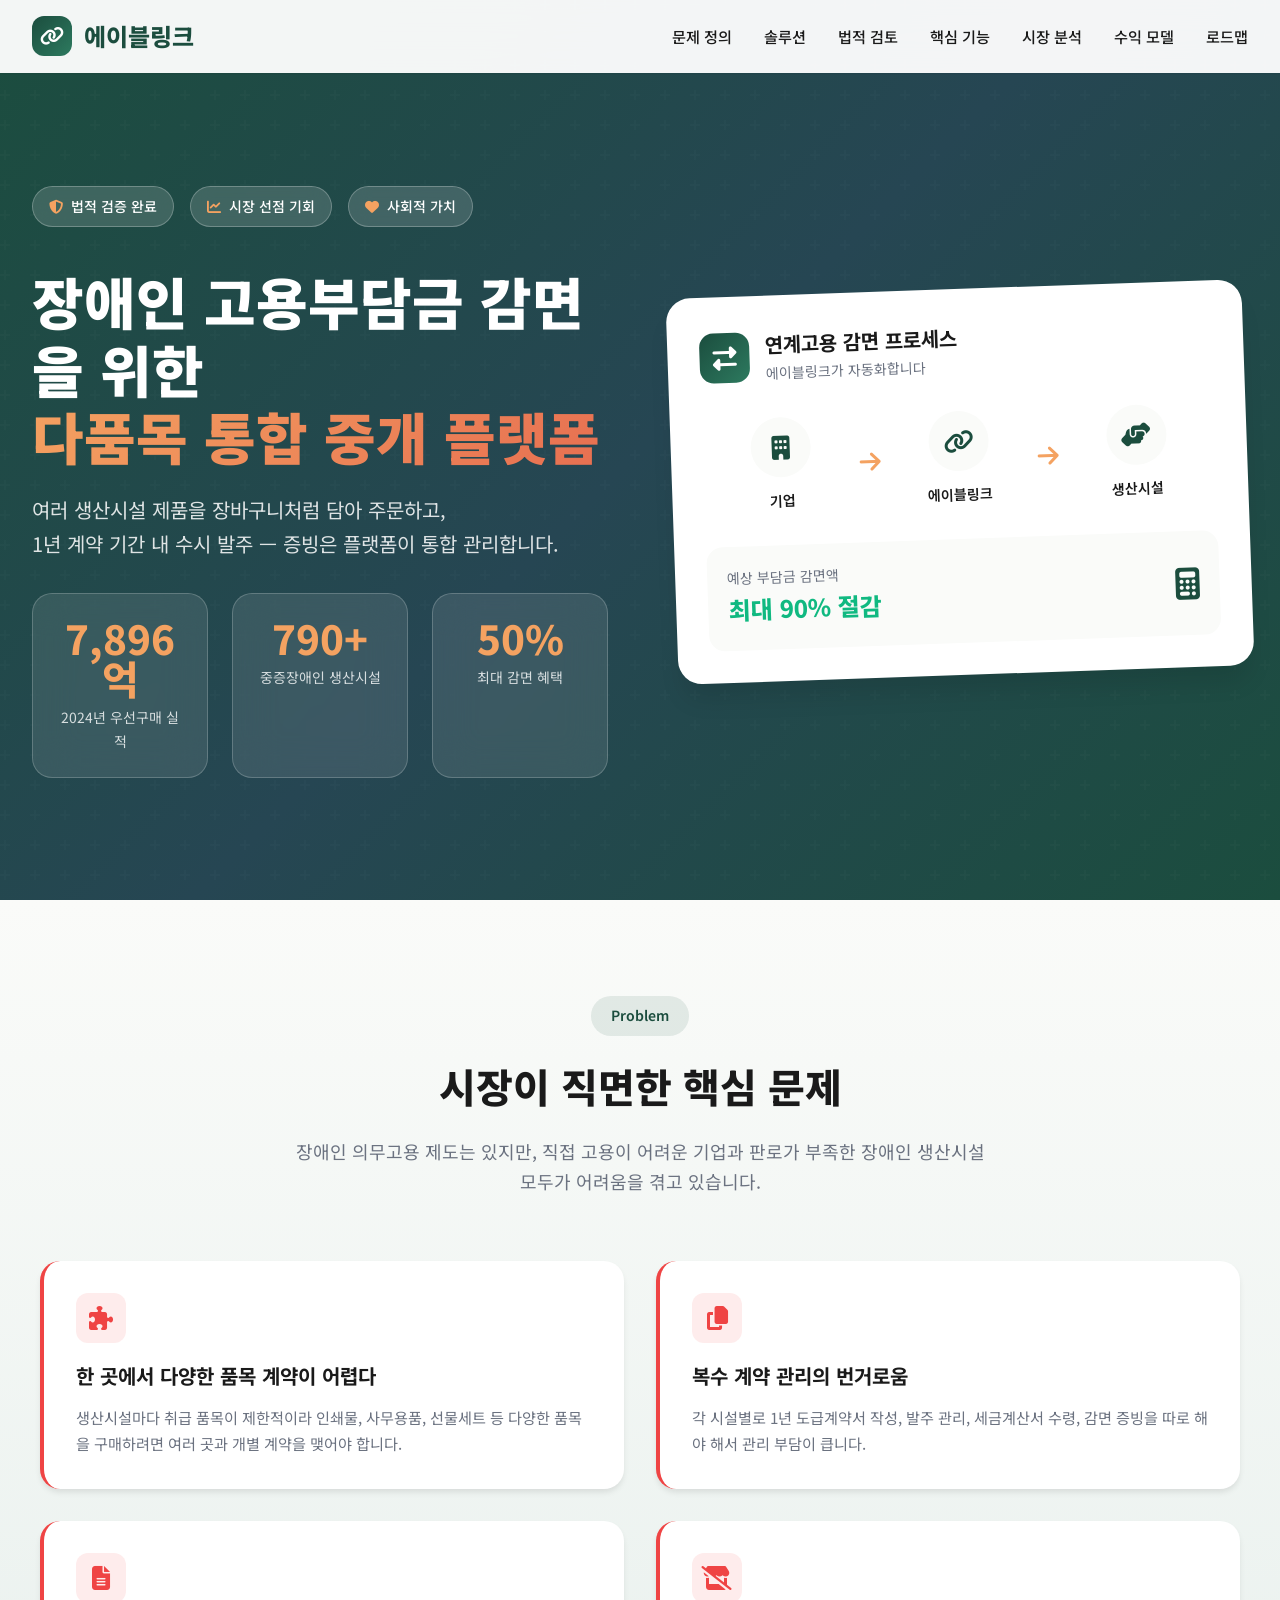
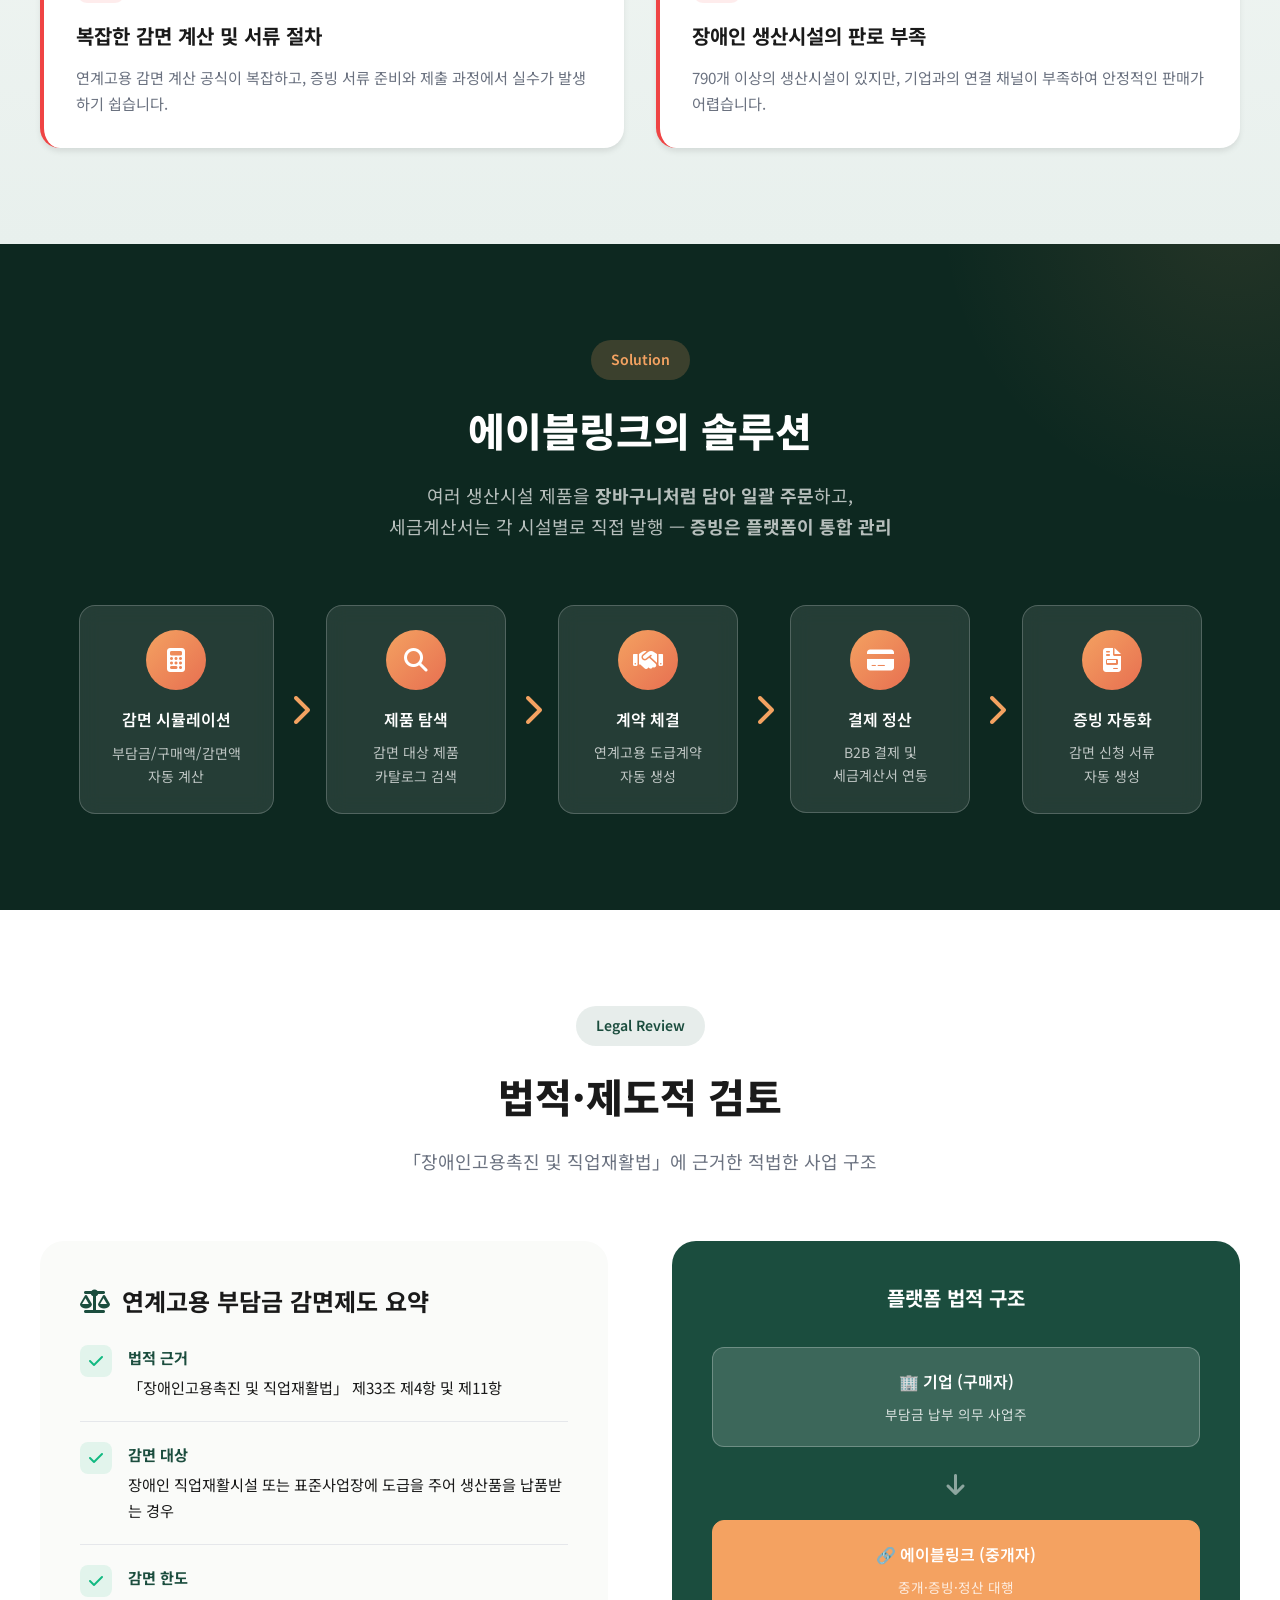
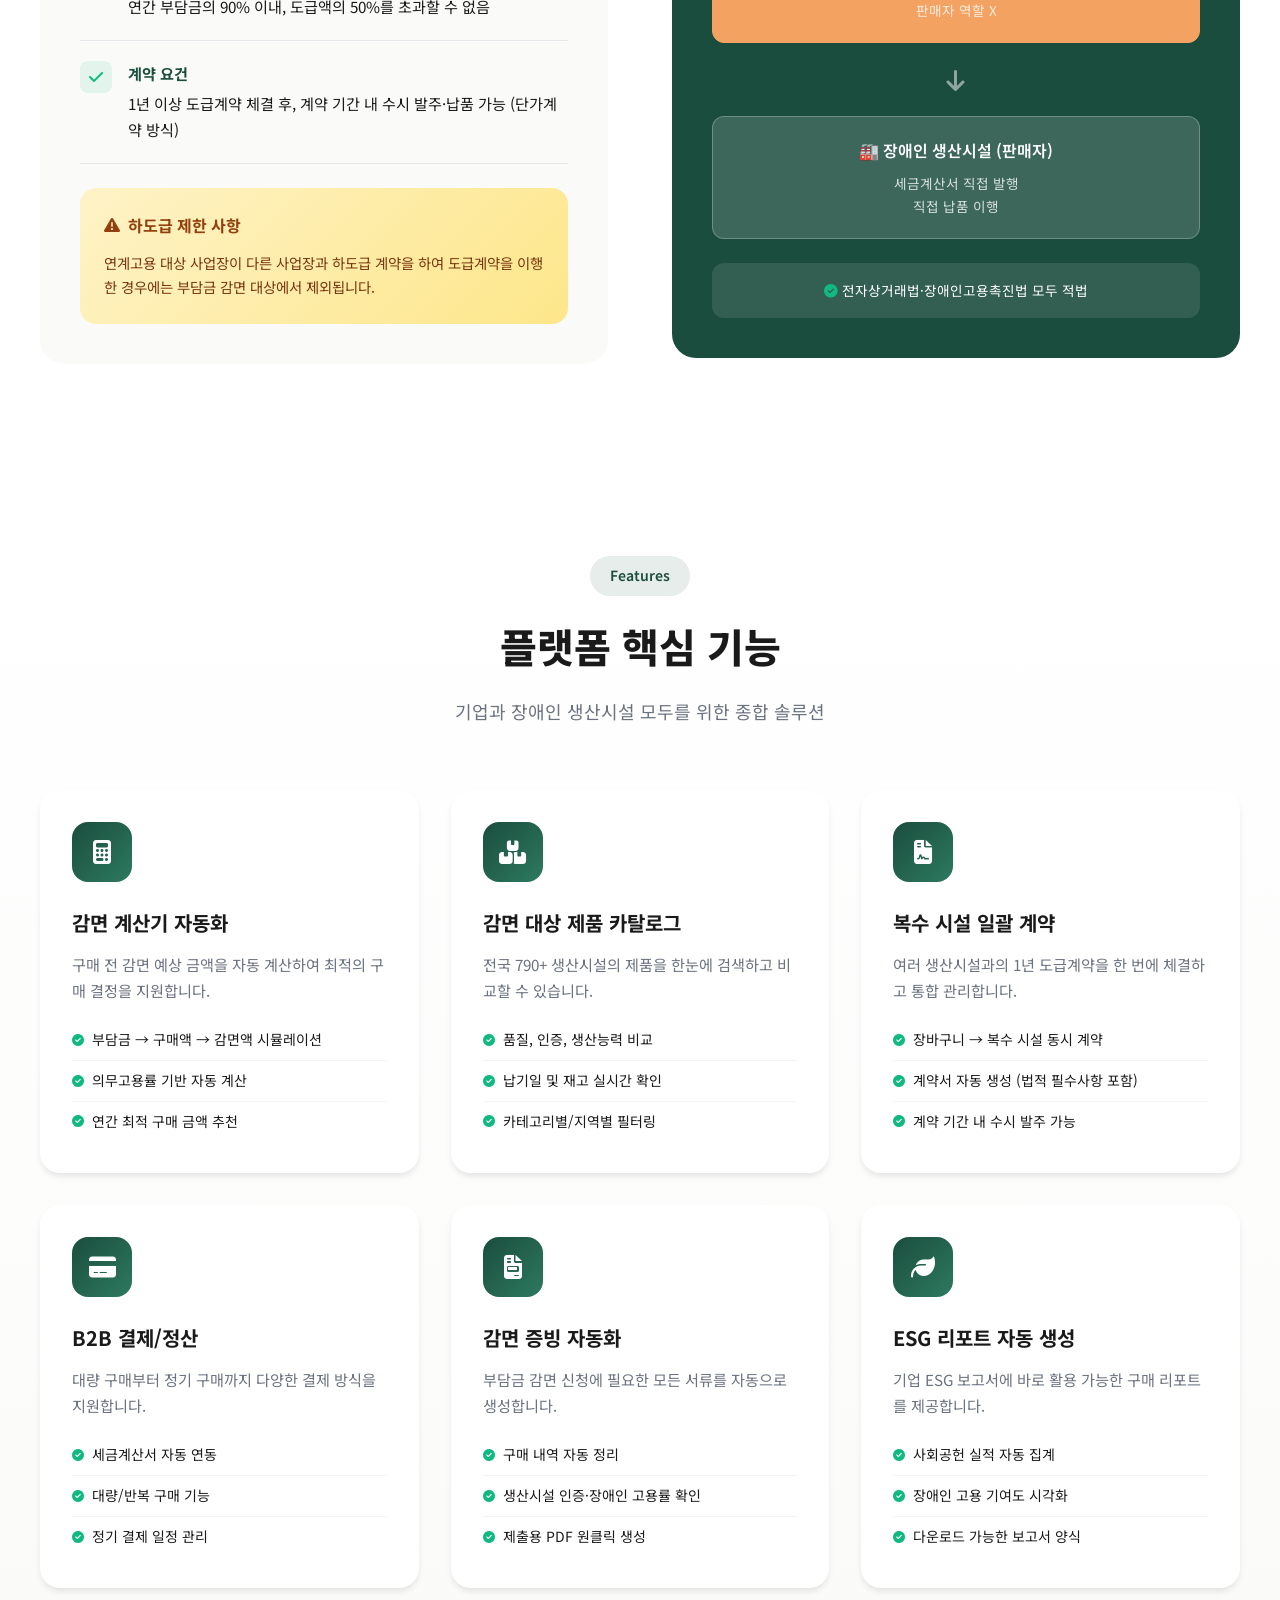
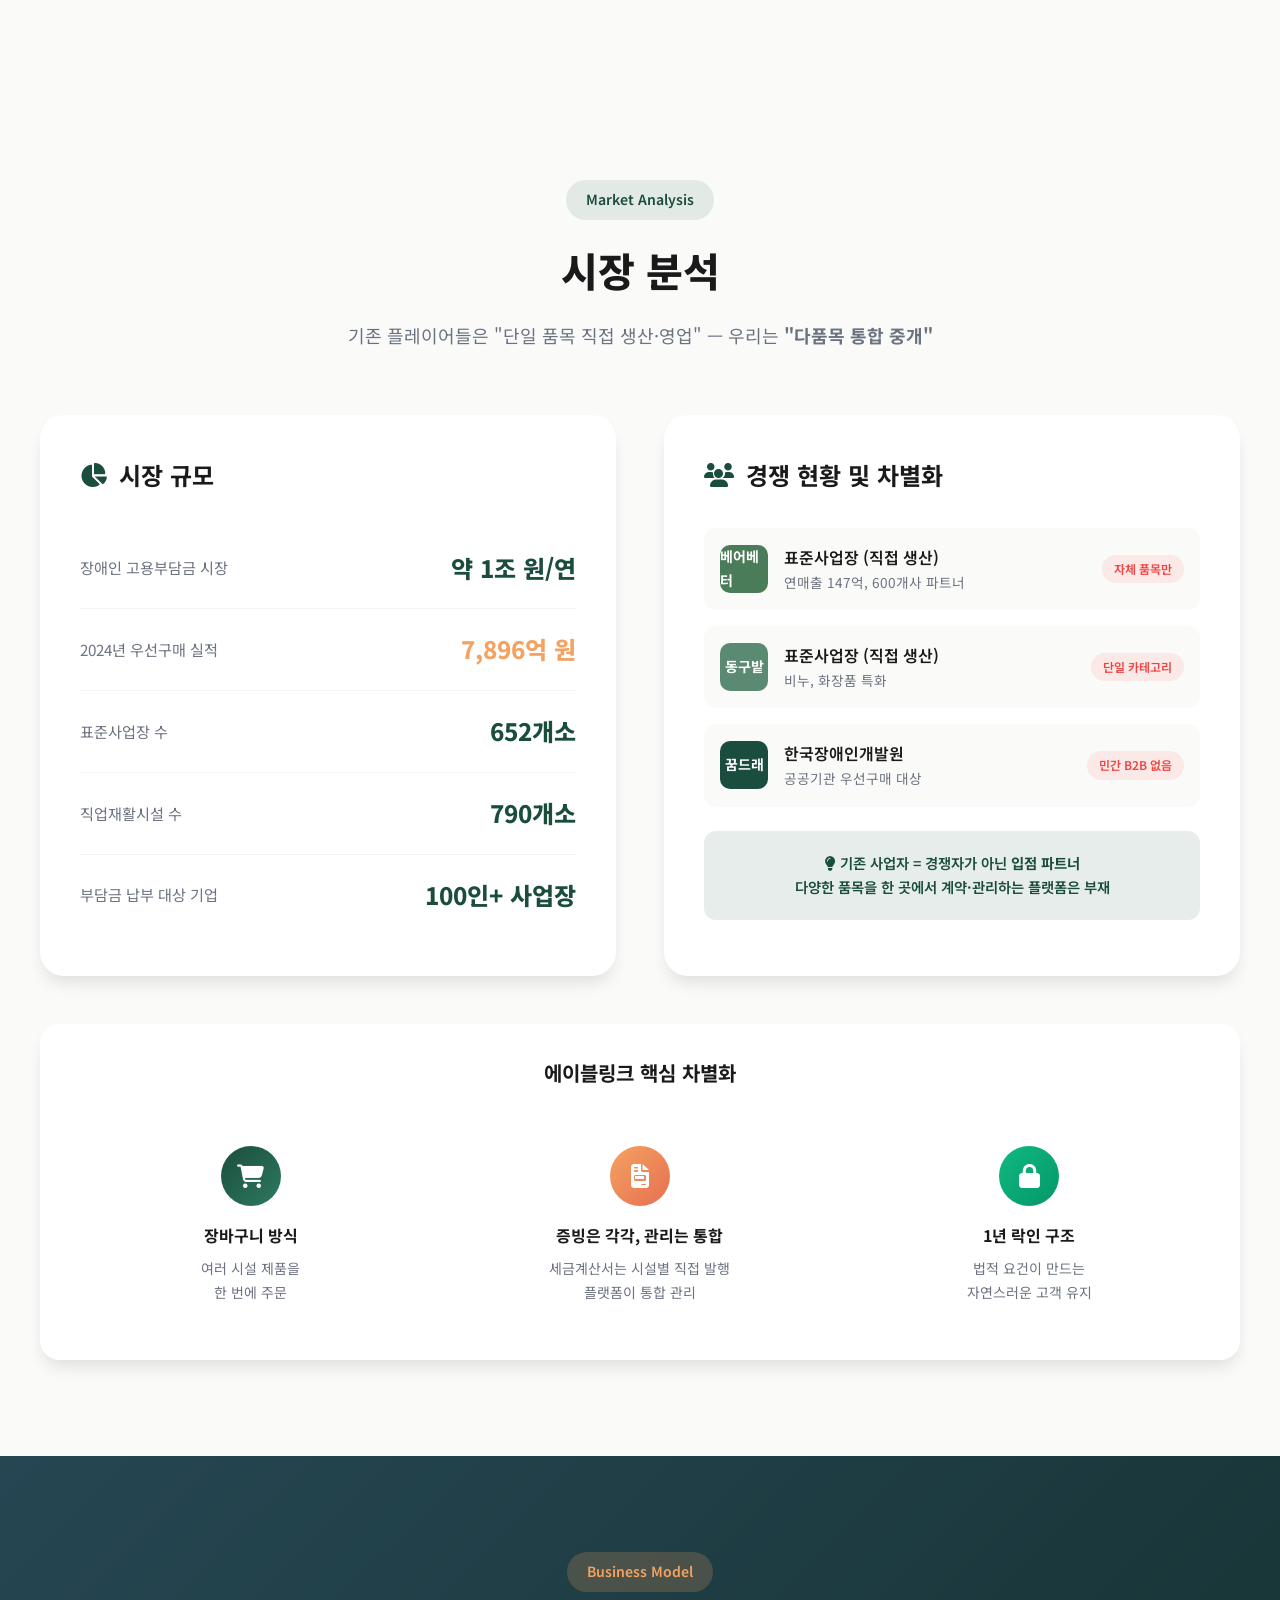
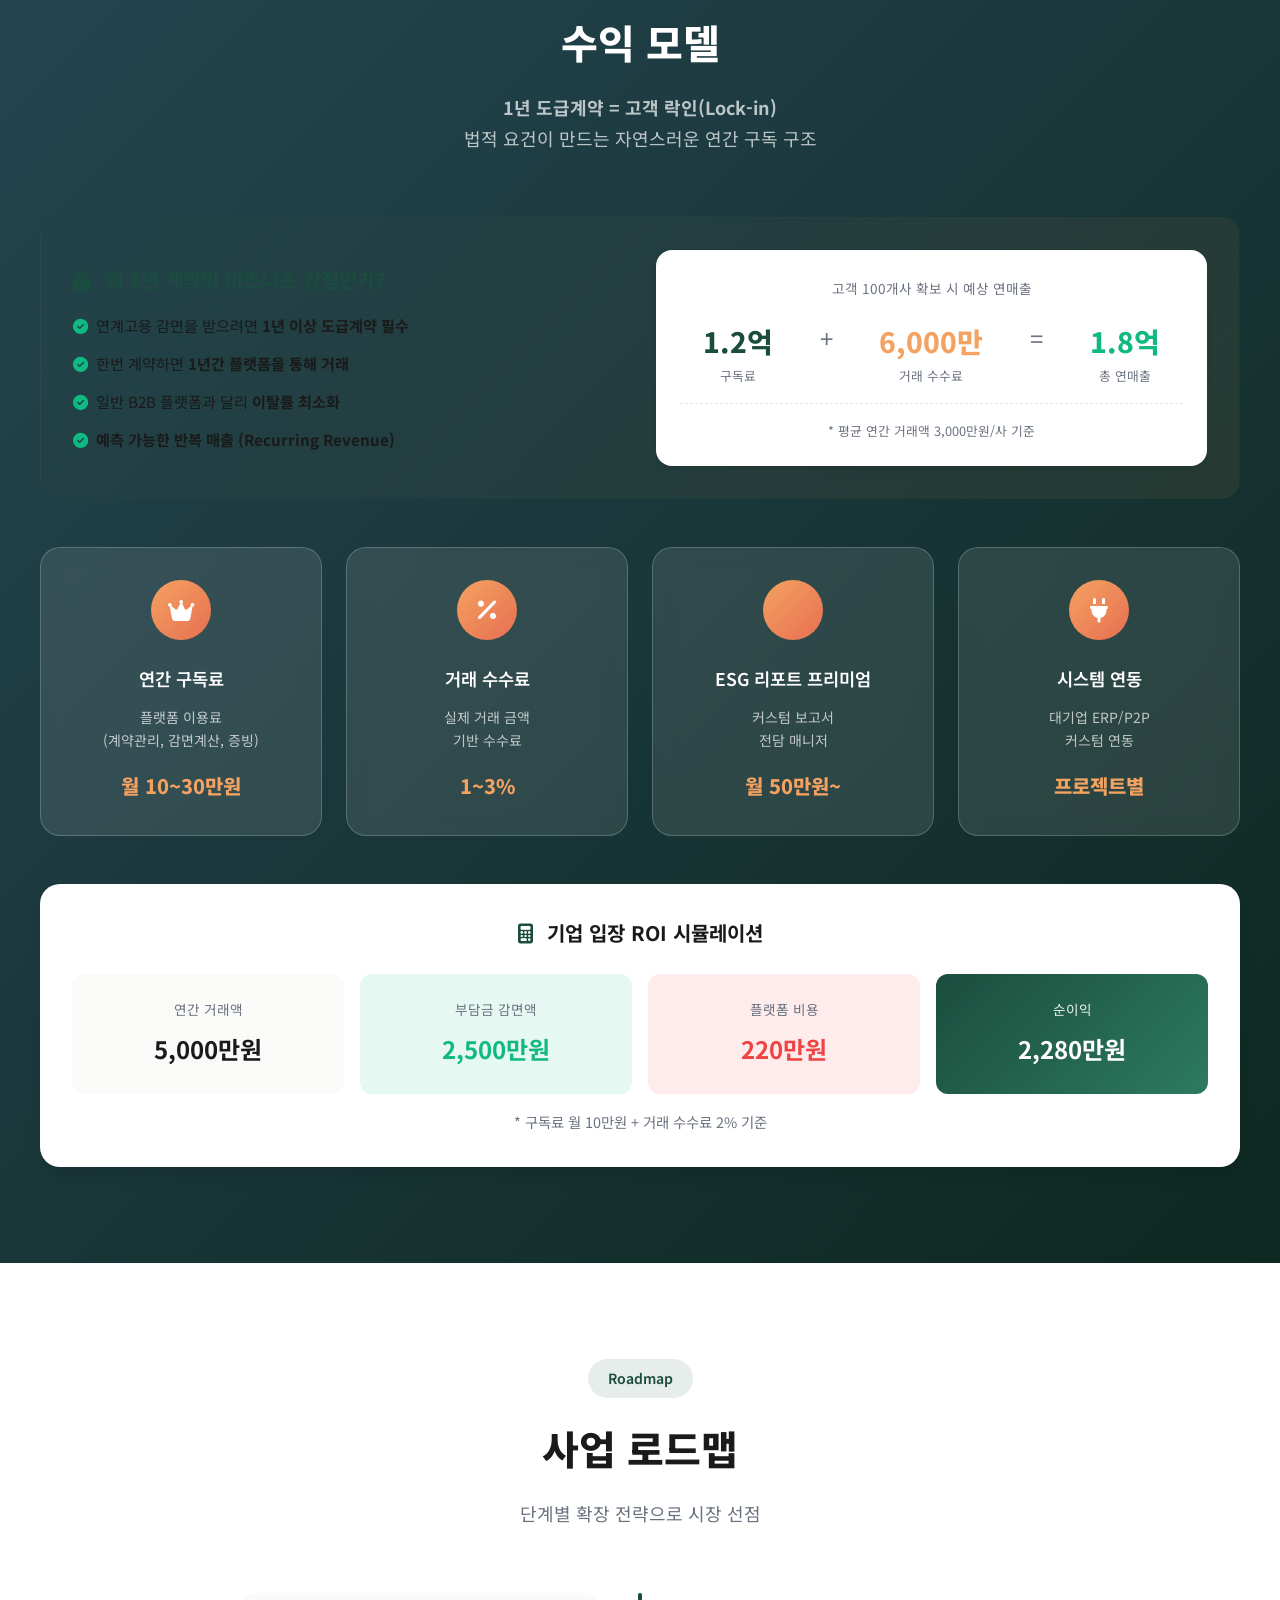
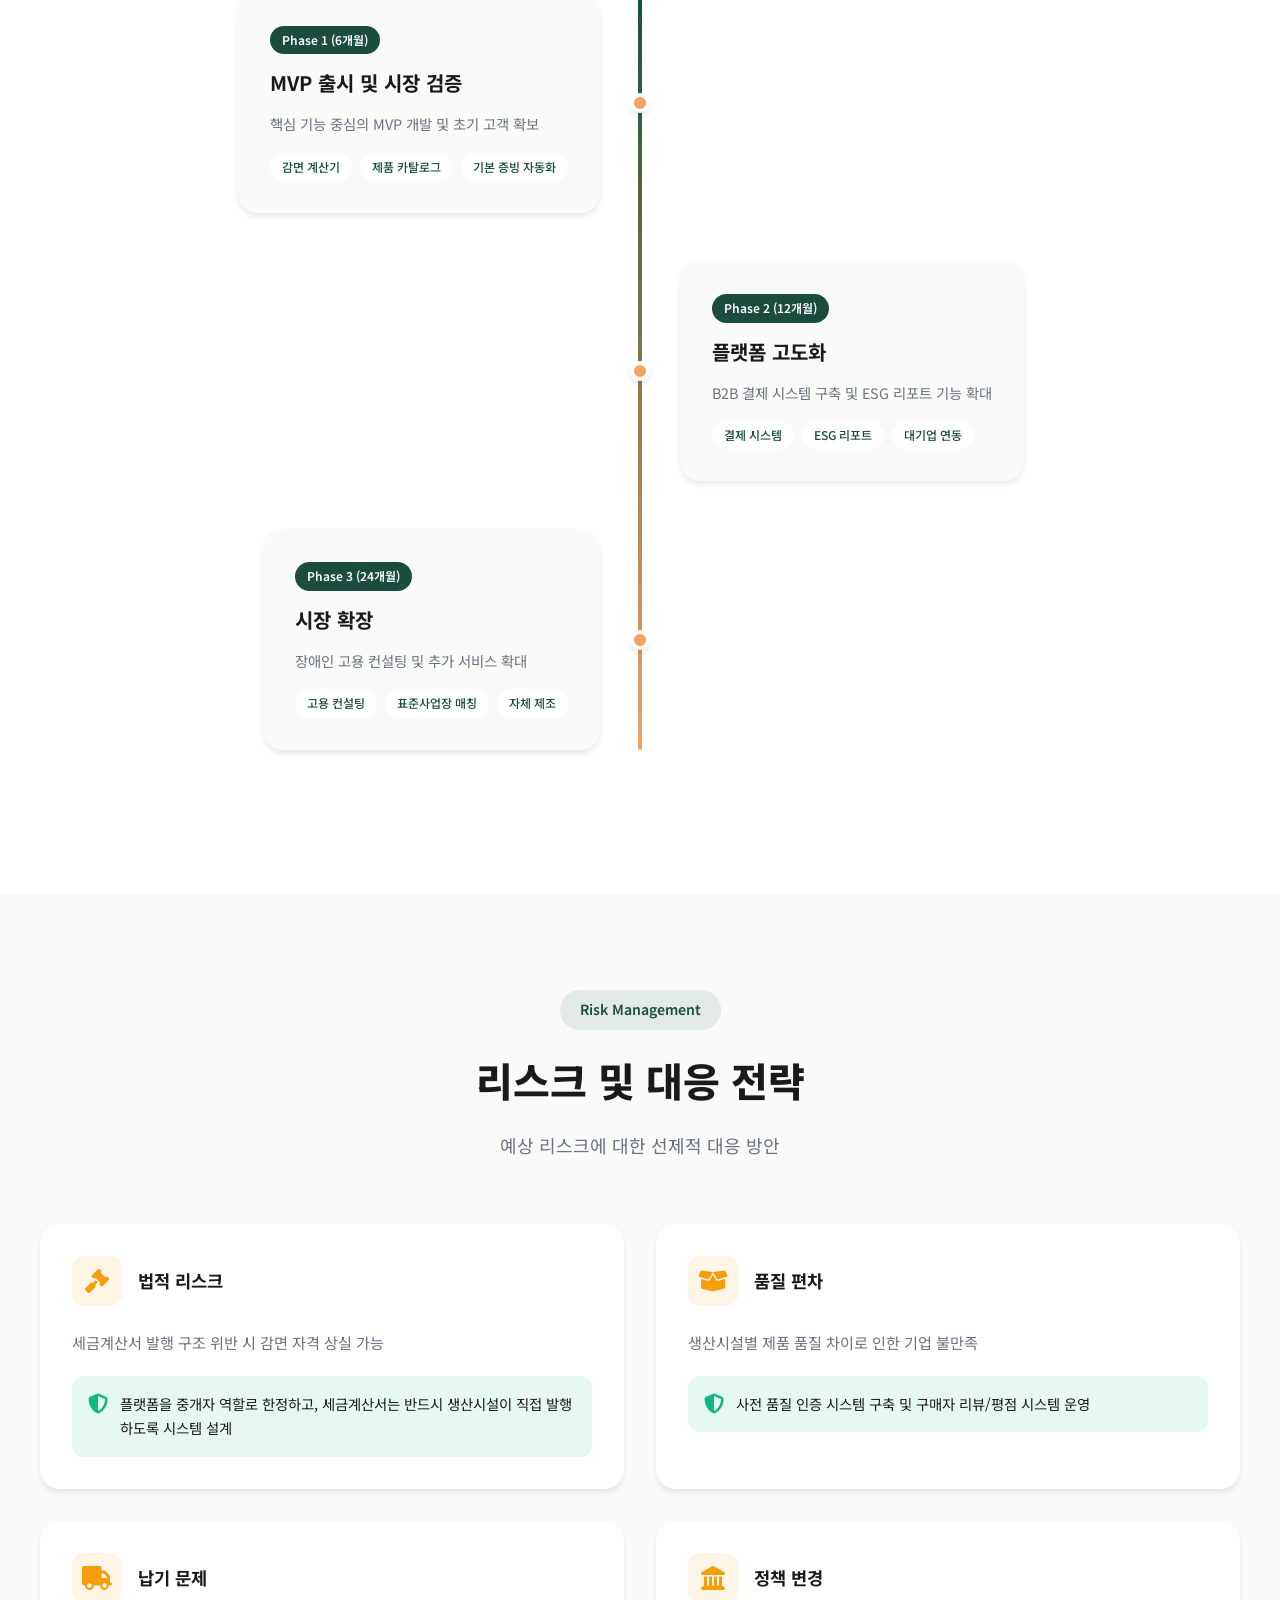
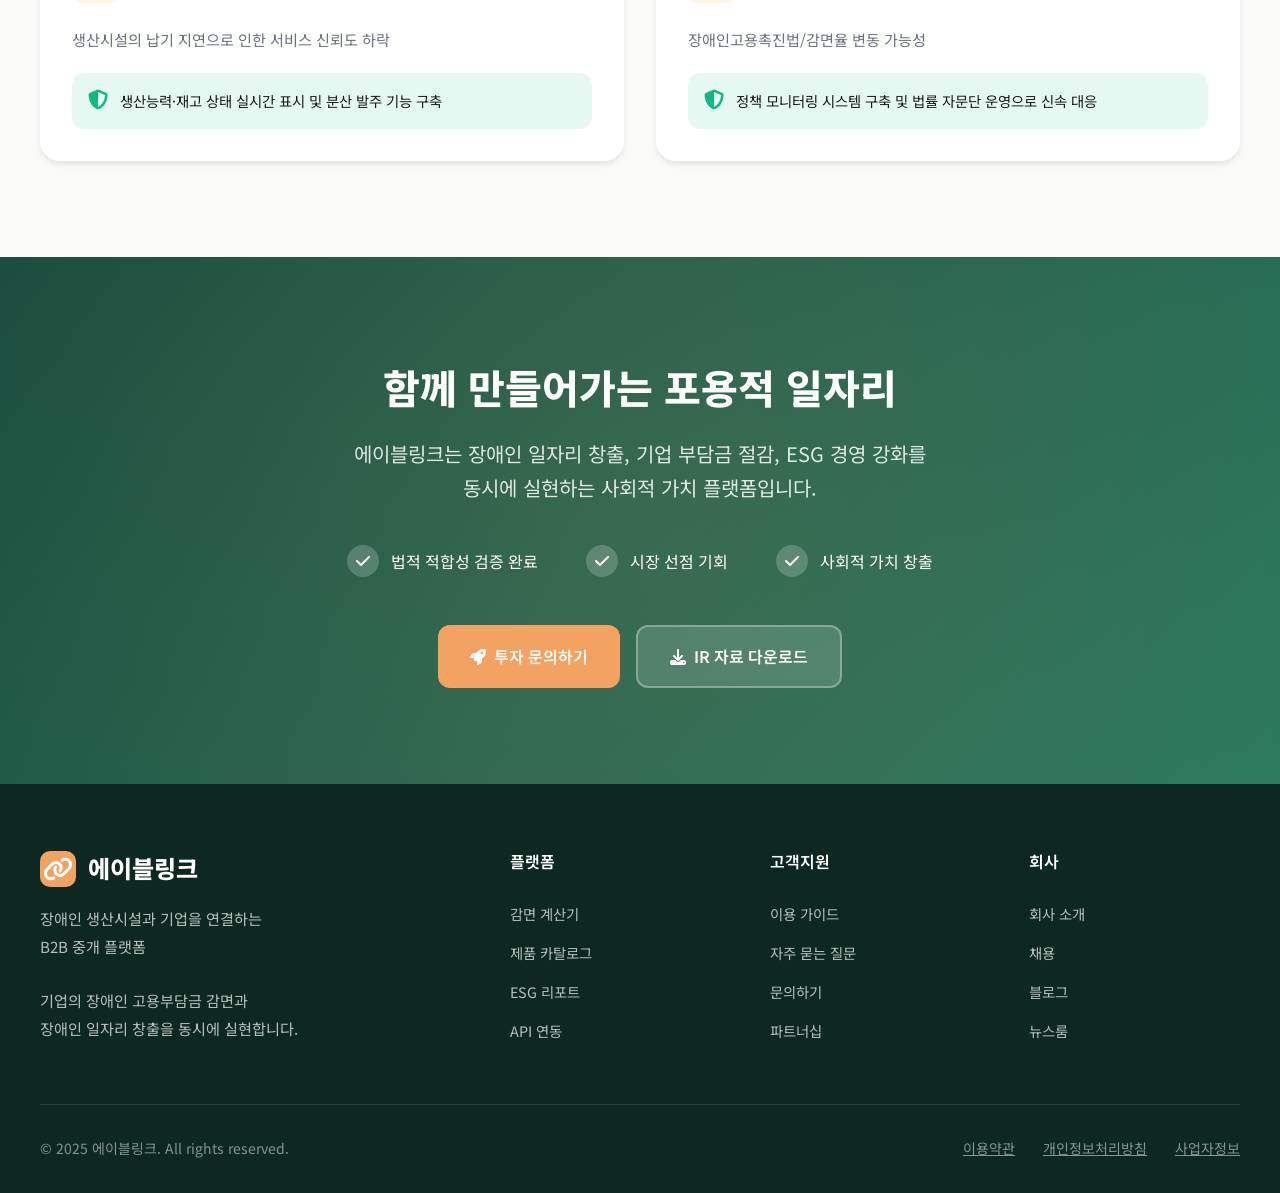
<file: imsi2.html>
<!DOCTYPE html>
<html lang="ko">
<head>
    <meta charset="UTF-8">
    <meta name="viewport" content="width=device-width, initial-scale=1.0">
    <title>에이블링크 | 장애인 생산품 B2B 중개 플랫폼 사업기획서</title>
    <link href="https://fonts.googleapis.com/css2?family=Noto+Sans+KR:wght@300;400;500;700;900&family=Pretendard:wght@400;500;600;700;800&display=swap" rel="stylesheet">
    <link rel="stylesheet" href="https://cdnjs.cloudflare.com/ajax/libs/font-awesome/6.4.0/css/all.min.css">
    <style>
        :root {
            --primary: #1B4D3E;
            --primary-light: #2D7A5F;
            --primary-dark: #0D2820;
            --accent: #F4A261;
            --accent-light: #FFD4A3;
            --secondary: #264653;
            --background: #FAFBF9;
            --text-dark: #1A1A1A;
            --text-muted: #6B7280;
            --white: #FFFFFF;
            --success: #10B981;
            --warning: #F59E0B;
            --danger: #EF4444;
            --gradient-primary: linear-gradient(135deg, #1B4D3E 0%, #2D7A5F 100%);
            --gradient-warm: linear-gradient(135deg, #F4A261 0%, #E76F51 100%);
            --shadow-sm: 0 1px 2px rgba(0,0,0,0.05);
            --shadow-md: 0 4px 6px -1px rgba(0,0,0,0.1);
            --shadow-lg: 0 10px 15px -3px rgba(0,0,0,0.1);
            --shadow-xl: 0 20px 25px -5px rgba(0,0,0,0.1);
        }

        * {
            margin: 0;
            padding: 0;
            box-sizing: border-box;
        }

        html {
            scroll-behavior: smooth;
        }

        body {
            font-family: 'Pretendard', 'Noto Sans KR', sans-serif;
            background-color: var(--background);
            color: var(--text-dark);
            line-height: 1.7;
            overflow-x: hidden;
        }

        /* Navigation */
        .nav {
            position: fixed;
            top: 0;
            left: 0;
            right: 0;
            background: rgba(255,255,255,0.95);
            backdrop-filter: blur(20px);
            z-index: 1000;
            padding: 1rem 2rem;
            box-shadow: var(--shadow-sm);
            transition: all 0.3s ease;
        }

        .nav-container {
            max-width: 1400px;
            margin: 0 auto;
            display: flex;
            justify-content: space-between;
            align-items: center;
        }

        .nav-logo {
            display: flex;
            align-items: center;
            gap: 0.75rem;
            font-weight: 800;
            font-size: 1.5rem;
            color: var(--primary);
            text-decoration: none;
        }

        .nav-logo-icon {
            width: 40px;
            height: 40px;
            background: var(--gradient-primary);
            border-radius: 12px;
            display: flex;
            align-items: center;
            justify-content: center;
            color: white;
            font-size: 1.2rem;
        }

        .nav-links {
            display: flex;
            gap: 2rem;
            list-style: none;
        }

        .nav-links a {
            color: var(--text-dark);
            text-decoration: none;
            font-weight: 500;
            font-size: 0.95rem;
            transition: color 0.2s;
            position: relative;
        }

        .nav-links a:hover {
            color: var(--primary);
        }

        .nav-links a::after {
            content: '';
            position: absolute;
            bottom: -4px;
            left: 0;
            width: 0;
            height: 2px;
            background: var(--primary);
            transition: width 0.3s;
        }

        .nav-links a:hover::after {
            width: 100%;
        }

        /* Hero Section */
        .hero {
            min-height: 100vh;
            background: linear-gradient(135deg, #1B4D3E 0%, #264653 50%, #1B4D3E 100%);
            position: relative;
            display: flex;
            align-items: center;
            overflow: hidden;
        }

        .hero::before {
            content: '';
            position: absolute;
            top: 0;
            left: 0;
            right: 0;
            bottom: 0;
            background: url("data:image/svg+xml,%3Csvg width='60' height='60' viewBox='0 0 60 60' xmlns='http://www.w3.org/2000/svg'%3E%3Cg fill='none' fill-rule='evenodd'%3E%3Cg fill='%23ffffff' fill-opacity='0.03'%3E%3Cpath d='M36 34v-4h-2v4h-4v2h4v4h2v-4h4v-2h-4zm0-30V0h-2v4h-4v2h4v4h2V6h4V4h-4zM6 34v-4H4v4H0v2h4v4h2v-4h4v-2H6zM6 4V0H4v4H0v2h4v4h2V6h4V4H6z'/%3E%3C/g%3E%3C/g%3E%3C/svg%3E");
            opacity: 0.5;
        }

        .hero-content {
            max-width: 1400px;
            margin: 0 auto;
            padding: 8rem 2rem 4rem;
            display: grid;
            grid-template-columns: 1fr 1fr;
            gap: 4rem;
            align-items: center;
            position: relative;
            z-index: 1;
        }

        .hero-text h1 {
            font-size: 3.5rem;
            font-weight: 900;
            color: white;
            line-height: 1.2;
            margin-bottom: 1.5rem;
        }

        .hero-text h1 span {
            background: var(--gradient-warm);
            -webkit-background-clip: text;
            -webkit-text-fill-color: transparent;
            background-clip: text;
        }

        .hero-text .subtitle {
            font-size: 1.25rem;
            color: rgba(255,255,255,0.85);
            margin-bottom: 2rem;
            font-weight: 400;
        }

        .hero-badges {
            display: flex;
            gap: 1rem;
            flex-wrap: wrap;
            margin-bottom: 2.5rem;
        }

        .badge {
            padding: 0.5rem 1rem;
            background: rgba(255,255,255,0.15);
            border: 1px solid rgba(255,255,255,0.25);
            border-radius: 50px;
            color: white;
            font-size: 0.875rem;
            font-weight: 500;
            backdrop-filter: blur(10px);
        }

        .badge i {
            margin-right: 0.5rem;
            color: var(--accent);
        }

        .hero-stats {
            display: grid;
            grid-template-columns: repeat(3, 1fr);
            gap: 1.5rem;
        }

        .stat-card {
            background: rgba(255,255,255,0.1);
            backdrop-filter: blur(20px);
            border: 1px solid rgba(255,255,255,0.2);
            border-radius: 20px;
            padding: 1.5rem;
            text-align: center;
        }

        .stat-card .number {
            font-size: 2.5rem;
            font-weight: 800;
            color: var(--accent);
            line-height: 1;
        }

        .stat-card .label {
            font-size: 0.875rem;
            color: rgba(255,255,255,0.8);
            margin-top: 0.5rem;
        }

        .hero-visual {
            position: relative;
        }

        .hero-card {
            background: white;
            border-radius: 24px;
            padding: 2rem;
            box-shadow: var(--shadow-xl);
            transform: rotate(-2deg);
            animation: float 6s ease-in-out infinite;
        }

        @keyframes float {
            0%, 100% { transform: rotate(-2deg) translateY(0); }
            50% { transform: rotate(-2deg) translateY(-20px); }
        }

        .hero-card-header {
            display: flex;
            align-items: center;
            gap: 1rem;
            margin-bottom: 1.5rem;
        }

        .hero-card-icon {
            width: 50px;
            height: 50px;
            background: var(--gradient-primary);
            border-radius: 14px;
            display: flex;
            align-items: center;
            justify-content: center;
            color: white;
            font-size: 1.5rem;
        }

        .hero-card-title {
            font-size: 1.25rem;
            font-weight: 700;
            color: var(--text-dark);
        }

        .hero-card-subtitle {
            font-size: 0.875rem;
            color: var(--text-muted);
        }

        .hero-card-flow {
            display: flex;
            align-items: center;
            justify-content: space-between;
            margin: 2rem 0;
        }

        .flow-step {
            text-align: center;
            flex: 1;
        }

        .flow-icon {
            width: 60px;
            height: 60px;
            margin: 0 auto 0.75rem;
            background: var(--background);
            border-radius: 50%;
            display: flex;
            align-items: center;
            justify-content: center;
            font-size: 1.5rem;
            color: var(--primary);
        }

        .flow-label {
            font-size: 0.875rem;
            font-weight: 600;
            color: var(--text-dark);
        }

        .flow-arrow {
            color: var(--accent);
            font-size: 1.5rem;
        }

        .hero-card-bottom {
            background: var(--background);
            border-radius: 16px;
            padding: 1.25rem;
            display: flex;
            justify-content: space-between;
            align-items: center;
        }

        .savings-label {
            font-size: 0.875rem;
            color: var(--text-muted);
        }

        .savings-amount {
            font-size: 1.5rem;
            font-weight: 800;
            color: var(--success);
        }

        /* Section Styles */
        .section {
            padding: 6rem 2rem;
        }

        .section-container {
            max-width: 1200px;
            margin: 0 auto;
        }

        .section-header {
            text-align: center;
            margin-bottom: 4rem;
        }

        .section-tag {
            display: inline-block;
            padding: 0.5rem 1.25rem;
            background: rgba(27, 77, 62, 0.1);
            color: var(--primary);
            border-radius: 50px;
            font-size: 0.875rem;
            font-weight: 600;
            margin-bottom: 1rem;
        }

        .section-title {
            font-size: 2.5rem;
            font-weight: 800;
            color: var(--text-dark);
            margin-bottom: 1rem;
        }

        .section-desc {
            font-size: 1.125rem;
            color: var(--text-muted);
            max-width: 700px;
            margin: 0 auto;
        }

        /* Problem Section */
        .problem-section {
            background: linear-gradient(180deg, var(--background) 0%, #E8F0ED 100%);
        }

        .problem-grid {
            display: grid;
            grid-template-columns: repeat(2, 1fr);
            gap: 2rem;
        }

        .problem-card {
            background: white;
            border-radius: 20px;
            padding: 2rem;
            box-shadow: var(--shadow-md);
            border-left: 4px solid var(--danger);
            transition: transform 0.3s, box-shadow 0.3s;
        }

        .problem-card:hover {
            transform: translateY(-5px);
            box-shadow: var(--shadow-xl);
        }

        .problem-icon {
            width: 50px;
            height: 50px;
            background: rgba(239, 68, 68, 0.1);
            border-radius: 12px;
            display: flex;
            align-items: center;
            justify-content: center;
            font-size: 1.5rem;
            color: var(--danger);
            margin-bottom: 1rem;
        }

        .problem-card h3 {
            font-size: 1.25rem;
            font-weight: 700;
            margin-bottom: 0.75rem;
            color: var(--text-dark);
        }

        .problem-card p {
            color: var(--text-muted);
            font-size: 0.95rem;
        }

        /* Solution Section */
        .solution-section {
            background: var(--primary-dark);
            color: white;
            position: relative;
            overflow: hidden;
        }

        .solution-section::before {
            content: '';
            position: absolute;
            top: -50%;
            right: -20%;
            width: 600px;
            height: 600px;
            background: radial-gradient(circle, rgba(244, 162, 97, 0.1) 0%, transparent 70%);
            border-radius: 50%;
        }

        .solution-section .section-tag {
            background: rgba(244, 162, 97, 0.2);
            color: var(--accent);
        }

        .solution-section .section-title {
            color: white;
        }

        .solution-section .section-desc {
            color: rgba(255,255,255,0.7);
        }

        .solution-flow {
            display: flex;
            align-items: center;
            justify-content: center;
            gap: 1rem;
            margin-top: 3rem;
            flex-wrap: wrap;
        }

        .solution-step {
            background: rgba(255,255,255,0.1);
            border: 1px solid rgba(255,255,255,0.2);
            border-radius: 16px;
            padding: 1.5rem 2rem;
            text-align: center;
            backdrop-filter: blur(10px);
            min-width: 180px;
        }

        .solution-step-icon {
            width: 60px;
            height: 60px;
            margin: 0 auto 1rem;
            background: var(--gradient-warm);
            border-radius: 50%;
            display: flex;
            align-items: center;
            justify-content: center;
            font-size: 1.5rem;
            color: white;
        }

        .solution-step h4 {
            font-size: 1rem;
            font-weight: 600;
            margin-bottom: 0.5rem;
        }

        .solution-step p {
            font-size: 0.875rem;
            color: rgba(255,255,255,0.7);
        }

        .solution-arrow {
            font-size: 2rem;
            color: var(--accent);
        }

        /* Legal Section */
        .legal-section {
            background: white;
        }

        .legal-content {
            display: grid;
            grid-template-columns: 1fr 1fr;
            gap: 4rem;
            align-items: start;
        }

        .legal-info {
            background: var(--background);
            border-radius: 24px;
            padding: 2.5rem;
        }

        .legal-title {
            font-size: 1.5rem;
            font-weight: 700;
            margin-bottom: 1.5rem;
            color: var(--text-dark);
            display: flex;
            align-items: center;
            gap: 0.75rem;
        }

        .legal-title i {
            color: var(--primary);
        }

        .legal-item {
            display: flex;
            align-items: flex-start;
            gap: 1rem;
            margin-bottom: 1.25rem;
            padding-bottom: 1.25rem;
            border-bottom: 1px solid #E5E7EB;
        }

        .legal-item:last-child {
            border-bottom: none;
            margin-bottom: 0;
            padding-bottom: 0;
        }

        .legal-item-icon {
            width: 32px;
            height: 32px;
            background: rgba(16, 185, 129, 0.1);
            border-radius: 8px;
            display: flex;
            align-items: center;
            justify-content: center;
            color: var(--success);
            flex-shrink: 0;
        }

        .legal-item-text {
            font-size: 0.95rem;
            color: var(--text-dark);
        }

        .legal-item-text strong {
            display: block;
            margin-bottom: 0.25rem;
            color: var(--primary);
        }

        .legal-warning {
            background: linear-gradient(135deg, #FEF3C7 0%, #FDE68A 100%);
            border-radius: 16px;
            padding: 1.5rem;
            margin-top: 1.5rem;
        }

        .legal-warning-title {
            font-weight: 700;
            color: #92400E;
            margin-bottom: 0.75rem;
            display: flex;
            align-items: center;
            gap: 0.5rem;
        }

        .legal-warning p {
            font-size: 0.9rem;
            color: #78350F;
        }

        .legal-structure {
            background: var(--primary);
            border-radius: 24px;
            padding: 2.5rem;
            color: white;
        }

        .structure-title {
            font-size: 1.25rem;
            font-weight: 700;
            margin-bottom: 2rem;
            text-align: center;
        }

        .structure-diagram {
            display: flex;
            flex-direction: column;
            gap: 1rem;
        }

        .structure-box {
            background: rgba(255,255,255,0.15);
            border: 1px solid rgba(255,255,255,0.25);
            border-radius: 12px;
            padding: 1.25rem;
            text-align: center;
        }

        .structure-box.highlight {
            background: var(--accent);
            border-color: var(--accent);
        }

        .structure-box h5 {
            font-size: 1rem;
            font-weight: 600;
            margin-bottom: 0.5rem;
        }

        .structure-box p {
            font-size: 0.85rem;
            opacity: 0.8;
        }

        .structure-arrow-down {
            text-align: center;
            font-size: 1.5rem;
            color: rgba(255,255,255,0.5);
        }

        /* Features Section */
        .features-section {
            background: linear-gradient(180deg, white 0%, var(--background) 100%);
        }

        .features-grid {
            display: grid;
            grid-template-columns: repeat(3, 1fr);
            gap: 2rem;
        }

        .feature-card {
            background: white;
            border-radius: 20px;
            padding: 2rem;
            box-shadow: var(--shadow-md);
            transition: all 0.3s;
            position: relative;
            overflow: hidden;
        }

        .feature-card::before {
            content: '';
            position: absolute;
            top: 0;
            left: 0;
            right: 0;
            height: 4px;
            background: var(--gradient-primary);
            transform: scaleX(0);
            transform-origin: left;
            transition: transform 0.3s;
        }

        .feature-card:hover {
            transform: translateY(-10px);
            box-shadow: var(--shadow-xl);
        }

        .feature-card:hover::before {
            transform: scaleX(1);
        }

        .feature-icon {
            width: 60px;
            height: 60px;
            background: var(--gradient-primary);
            border-radius: 16px;
            display: flex;
            align-items: center;
            justify-content: center;
            font-size: 1.5rem;
            color: white;
            margin-bottom: 1.5rem;
        }

        .feature-card h3 {
            font-size: 1.25rem;
            font-weight: 700;
            margin-bottom: 0.75rem;
            color: var(--text-dark);
        }

        .feature-card p {
            color: var(--text-muted);
            font-size: 0.95rem;
            margin-bottom: 1rem;
        }

        .feature-list {
            list-style: none;
        }

        .feature-list li {
            font-size: 0.875rem;
            color: var(--text-dark);
            padding: 0.5rem 0;
            border-bottom: 1px solid #F3F4F6;
            display: flex;
            align-items: center;
            gap: 0.5rem;
        }

        .feature-list li:last-child {
            border-bottom: none;
        }

        .feature-list li i {
            color: var(--success);
            font-size: 0.75rem;
        }

        /* Market Section */
        .market-section {
            background: var(--background);
        }

        .market-grid {
            display: grid;
            grid-template-columns: 1fr 1fr;
            gap: 3rem;
        }

        .market-card {
            background: white;
            border-radius: 24px;
            padding: 2.5rem;
            box-shadow: var(--shadow-lg);
        }

        .market-card h3 {
            font-size: 1.5rem;
            font-weight: 700;
            margin-bottom: 2rem;
            color: var(--text-dark);
            display: flex;
            align-items: center;
            gap: 0.75rem;
        }

        .market-card h3 i {
            color: var(--primary);
        }

        .market-stat {
            display: flex;
            justify-content: space-between;
            align-items: center;
            padding: 1.25rem 0;
            border-bottom: 1px solid #F3F4F6;
        }

        .market-stat:last-child {
            border-bottom: none;
        }

        .market-stat-label {
            font-size: 0.95rem;
            color: var(--text-muted);
        }

        .market-stat-value {
            font-size: 1.5rem;
            font-weight: 800;
            color: var(--primary);
        }

        .market-stat-value.highlight {
            color: var(--accent);
        }

        .competitor-list {
            display: flex;
            flex-direction: column;
            gap: 1rem;
        }

        .competitor-item {
            display: flex;
            align-items: center;
            gap: 1rem;
            padding: 1rem;
            background: var(--background);
            border-radius: 12px;
        }

        .competitor-logo {
            width: 48px;
            height: 48px;
            background: var(--primary);
            border-radius: 10px;
            display: flex;
            align-items: center;
            justify-content: center;
            color: white;
            font-weight: 700;
            font-size: 0.875rem;
        }

        .competitor-info h4 {
            font-size: 1rem;
            font-weight: 600;
            color: var(--text-dark);
        }

        .competitor-info p {
            font-size: 0.85rem;
            color: var(--text-muted);
        }

        .competitor-gap {
            margin-left: auto;
            padding: 0.25rem 0.75rem;
            background: rgba(239, 68, 68, 0.1);
            color: var(--danger);
            border-radius: 50px;
            font-size: 0.75rem;
            font-weight: 600;
        }

        /* Revenue Section */
        .revenue-section {
            background: linear-gradient(135deg, var(--secondary) 0%, var(--primary-dark) 100%);
            color: white;
        }

        .revenue-section .section-tag {
            background: rgba(244, 162, 97, 0.2);
            color: var(--accent);
        }

        .revenue-section .section-title {
            color: white;
        }

        .revenue-section .section-desc {
            color: rgba(255,255,255,0.7);
        }

        .revenue-grid {
            display: grid;
            grid-template-columns: repeat(4, 1fr);
            gap: 1.5rem;
            margin-top: 3rem;
        }

        .revenue-card {
            background: rgba(255,255,255,0.1);
            border: 1px solid rgba(255,255,255,0.2);
            border-radius: 20px;
            padding: 2rem 1.5rem;
            text-align: center;
            backdrop-filter: blur(10px);
            transition: all 0.3s;
        }

        .revenue-card:hover {
            background: rgba(255,255,255,0.15);
            transform: translateY(-5px);
        }

        .revenue-card-icon {
            width: 60px;
            height: 60px;
            margin: 0 auto 1.5rem;
            background: var(--gradient-warm);
            border-radius: 50%;
            display: flex;
            align-items: center;
            justify-content: center;
            font-size: 1.5rem;
        }

        .revenue-card h4 {
            font-size: 1.1rem;
            font-weight: 600;
            margin-bottom: 0.75rem;
        }

        .revenue-card p {
            font-size: 0.875rem;
            color: rgba(255,255,255,0.7);
            margin-bottom: 1rem;
        }

        .revenue-card .rate {
            font-size: 1.25rem;
            font-weight: 800;
            color: var(--accent);
        }

        /* Roadmap Section */
        .roadmap-section {
            background: white;
        }

        .roadmap-timeline {
            position: relative;
            max-width: 900px;
            margin: 0 auto;
        }

        .roadmap-timeline::before {
            content: '';
            position: absolute;
            left: 50%;
            top: 0;
            bottom: 0;
            width: 4px;
            background: linear-gradient(180deg, var(--primary) 0%, var(--accent) 100%);
            transform: translateX(-50%);
            border-radius: 2px;
        }

        .roadmap-item {
            display: flex;
            justify-content: flex-end;
            padding-right: calc(50% + 40px);
            position: relative;
            margin-bottom: 3rem;
        }

        .roadmap-item:nth-child(even) {
            justify-content: flex-start;
            padding-right: 0;
            padding-left: calc(50% + 40px);
        }

        .roadmap-content {
            background: var(--background);
            border-radius: 20px;
            padding: 2rem;
            max-width: 400px;
            position: relative;
            box-shadow: var(--shadow-md);
        }

        .roadmap-dot {
            position: absolute;
            width: 20px;
            height: 20px;
            background: var(--accent);
            border: 4px solid white;
            border-radius: 50%;
            top: 50%;
            transform: translateY(-50%);
            box-shadow: var(--shadow-md);
        }

        .roadmap-item:nth-child(odd) .roadmap-dot {
            right: calc(-40px - 10px);
        }

        .roadmap-item:nth-child(even) .roadmap-dot {
            left: calc(-40px - 10px);
        }

        .roadmap-phase {
            display: inline-block;
            padding: 0.25rem 0.75rem;
            background: var(--primary);
            color: white;
            border-radius: 50px;
            font-size: 0.75rem;
            font-weight: 600;
            margin-bottom: 0.75rem;
        }

        .roadmap-content h4 {
            font-size: 1.25rem;
            font-weight: 700;
            margin-bottom: 0.75rem;
            color: var(--text-dark);
        }

        .roadmap-content p {
            font-size: 0.9rem;
            color: var(--text-muted);
            margin-bottom: 1rem;
        }

        .roadmap-tags {
            display: flex;
            flex-wrap: wrap;
            gap: 0.5rem;
        }

        .roadmap-tag {
            padding: 0.25rem 0.75rem;
            background: white;
            border-radius: 50px;
            font-size: 0.75rem;
            color: var(--primary);
            font-weight: 500;
        }

        /* Risk Section */
        .risk-section {
            background: var(--background);
        }

        .risk-grid {
            display: grid;
            grid-template-columns: repeat(2, 1fr);
            gap: 2rem;
        }

        .risk-card {
            background: white;
            border-radius: 20px;
            padding: 2rem;
            box-shadow: var(--shadow-md);
        }

        .risk-header {
            display: flex;
            align-items: center;
            gap: 1rem;
            margin-bottom: 1.5rem;
        }

        .risk-icon {
            width: 50px;
            height: 50px;
            background: rgba(245, 158, 11, 0.1);
            border-radius: 12px;
            display: flex;
            align-items: center;
            justify-content: center;
            font-size: 1.5rem;
            color: var(--warning);
        }

        .risk-card h3 {
            font-size: 1.1rem;
            font-weight: 700;
            color: var(--text-dark);
        }

        .risk-card p {
            color: var(--text-muted);
            font-size: 0.95rem;
            margin-bottom: 1.25rem;
        }

        .risk-solution {
            background: rgba(16, 185, 129, 0.1);
            border-radius: 12px;
            padding: 1rem;
            display: flex;
            align-items: flex-start;
            gap: 0.75rem;
        }

        .risk-solution i {
            color: var(--success);
            font-size: 1.25rem;
            margin-top: 0.1rem;
        }

        .risk-solution span {
            font-size: 0.9rem;
            color: var(--text-dark);
        }

        /* CTA Section */
        .cta-section {
            background: var(--gradient-primary);
            padding: 6rem 2rem;
            text-align: center;
            position: relative;
            overflow: hidden;
        }

        .cta-section::before {
            content: '';
            position: absolute;
            top: -50%;
            left: -50%;
            width: 200%;
            height: 200%;
            background: radial-gradient(circle, rgba(244, 162, 97, 0.1) 0%, transparent 50%);
            animation: rotate 30s linear infinite;
        }

        @keyframes rotate {
            from { transform: rotate(0deg); }
            to { transform: rotate(360deg); }
        }

        .cta-content {
            position: relative;
            z-index: 1;
            max-width: 800px;
            margin: 0 auto;
        }

        .cta-title {
            font-size: 2.5rem;
            font-weight: 800;
            color: white;
            margin-bottom: 1rem;
        }

        .cta-desc {
            font-size: 1.25rem;
            color: rgba(255,255,255,0.85);
            margin-bottom: 2.5rem;
        }

        .cta-highlights {
            display: flex;
            justify-content: center;
            gap: 3rem;
            margin-bottom: 3rem;
            flex-wrap: wrap;
        }

        .cta-highlight {
            display: flex;
            align-items: center;
            gap: 0.75rem;
            color: white;
        }

        .cta-highlight i {
            width: 32px;
            height: 32px;
            background: rgba(255,255,255,0.2);
            border-radius: 50%;
            display: flex;
            align-items: center;
            justify-content: center;
        }

        .cta-buttons {
            display: flex;
            justify-content: center;
            gap: 1rem;
        }

        .btn {
            padding: 1rem 2rem;
            border-radius: 12px;
            font-size: 1rem;
            font-weight: 600;
            text-decoration: none;
            transition: all 0.3s;
            display: inline-flex;
            align-items: center;
            gap: 0.5rem;
        }

        .btn-primary {
            background: var(--accent);
            color: white;
        }

        .btn-primary:hover {
            background: #E76F51;
            transform: translateY(-2px);
        }

        .btn-secondary {
            background: rgba(255,255,255,0.15);
            color: white;
            border: 2px solid rgba(255,255,255,0.3);
        }

        .btn-secondary:hover {
            background: rgba(255,255,255,0.25);
        }

        /* Footer */
        .footer {
            background: var(--primary-dark);
            color: white;
            padding: 4rem 2rem 2rem;
        }

        .footer-content {
            max-width: 1200px;
            margin: 0 auto;
            display: grid;
            grid-template-columns: 2fr 1fr 1fr 1fr;
            gap: 3rem;
        }

        .footer-brand h3 {
            font-size: 1.5rem;
            font-weight: 800;
            margin-bottom: 1rem;
            display: flex;
            align-items: center;
            gap: 0.75rem;
        }

        .footer-brand p {
            color: rgba(255,255,255,0.7);
            font-size: 0.95rem;
            line-height: 1.8;
        }

        .footer-links h4 {
            font-size: 1rem;
            font-weight: 600;
            margin-bottom: 1.5rem;
        }

        .footer-links ul {
            list-style: none;
        }

        .footer-links li {
            margin-bottom: 0.75rem;
        }

        .footer-links a {
            color: rgba(255,255,255,0.7);
            text-decoration: none;
            font-size: 0.9rem;
            transition: color 0.2s;
        }

        .footer-links a:hover {
            color: var(--accent);
        }

        .footer-bottom {
            max-width: 1200px;
            margin: 3rem auto 0;
            padding-top: 2rem;
            border-top: 1px solid rgba(255,255,255,0.1);
            display: flex;
            justify-content: space-between;
            align-items: center;
            font-size: 0.875rem;
            color: rgba(255,255,255,0.5);
        }

        /* Responsive */
        @media (max-width: 1024px) {
            .hero-content {
                grid-template-columns: 1fr;
                text-align: center;
            }

            .hero-text h1 {
                font-size: 2.5rem;
            }

            .hero-badges {
                justify-content: center;
            }

            .hero-visual {
                display: none;
            }

            .features-grid {
                grid-template-columns: repeat(2, 1fr);
            }

            .revenue-grid {
                grid-template-columns: repeat(2, 1fr);
            }

            .legal-content {
                grid-template-columns: 1fr;
            }

            .market-grid {
                grid-template-columns: 1fr;
            }

            .footer-content {
                grid-template-columns: 1fr 1fr;
            }
        }

        @media (max-width: 768px) {
            .nav-links {
                display: none;
            }

            .hero-text h1 {
                font-size: 2rem;
            }

            .hero-stats {
                grid-template-columns: 1fr;
            }

            .section {
                padding: 4rem 1rem;
            }

            .section-title {
                font-size: 1.75rem;
            }

            .problem-grid,
            .features-grid,
            .risk-grid {
                grid-template-columns: 1fr;
            }

            .revenue-grid {
                grid-template-columns: 1fr;
            }

            .solution-flow {
                flex-direction: column;
            }

            .solution-arrow {
                transform: rotate(90deg);
            }

            .roadmap-timeline::before {
                left: 20px;
            }

            .roadmap-item,
            .roadmap-item:nth-child(even) {
                padding-left: 60px;
                padding-right: 0;
                justify-content: flex-start;
            }

            .roadmap-item .roadmap-dot,
            .roadmap-item:nth-child(even) .roadmap-dot {
                left: 10px;
                right: auto;
            }

            .footer-content {
                grid-template-columns: 1fr;
            }

            .footer-bottom {
                flex-direction: column;
                gap: 1rem;
                text-align: center;
            }
        }

        /* Animations */
        .fade-in {
            opacity: 0;
            transform: translateY(30px);
            transition: opacity 0.6s ease, transform 0.6s ease;
        }

        .fade-in.visible {
            opacity: 1;
            transform: translateY(0);
        }
    </style>
</head>
<body>
    <!-- Navigation -->
    <nav class="nav">
        <div class="nav-container">
            <a href="#" class="nav-logo">
                <div class="nav-logo-icon">
                    <i class="fas fa-link"></i>
                </div>
                에이블링크
            </a>
            <ul class="nav-links">
                <li><a href="#problem">문제 정의</a></li>
                <li><a href="#solution">솔루션</a></li>
                <li><a href="#legal">법적 검토</a></li>
                <li><a href="#features">핵심 기능</a></li>
                <li><a href="#market">시장 분석</a></li>
                <li><a href="#revenue">수익 모델</a></li>
                <li><a href="#roadmap">로드맵</a></li>
            </ul>
        </div>
    </nav>

    <!-- Hero Section -->
    <section class="hero">
        <div class="hero-content">
            <div class="hero-text">
                <div class="hero-badges">
                    <span class="badge"><i class="fas fa-shield-alt"></i>법적 검증 완료</span>
                    <span class="badge"><i class="fas fa-chart-line"></i>시장 선점 기회</span>
                    <span class="badge"><i class="fas fa-heart"></i>사회적 가치</span>
                </div>
                <h1>
                    장애인 고용부담금 감면을 위한<br>
                    <span>다품목 통합 중개 플랫폼</span>
                </h1>
                <p class="subtitle">
                    여러 생산시설 제품을 장바구니처럼 담아 주문하고,<br>
                    1년 계약 기간 내 수시 발주 — 증빙은 플랫폼이 통합 관리합니다.
                </p>
                <div class="hero-stats">
                    <div class="stat-card">
                        <div class="number">7,896억</div>
                        <div class="label">2024년 우선구매 실적</div>
                    </div>
                    <div class="stat-card">
                        <div class="number">790+</div>
                        <div class="label">중증장애인 생산시설</div>
                    </div>
                    <div class="stat-card">
                        <div class="number">50%</div>
                        <div class="label">최대 감면 혜택</div>
                    </div>
                </div>
            </div>
            <div class="hero-visual">
                <div class="hero-card">
                    <div class="hero-card-header">
                        <div class="hero-card-icon">
                            <i class="fas fa-exchange-alt"></i>
                        </div>
                        <div>
                            <div class="hero-card-title">연계고용 감면 프로세스</div>
                            <div class="hero-card-subtitle">에이블링크가 자동화합니다</div>
                        </div>
                    </div>
                    <div class="hero-card-flow">
                        <div class="flow-step">
                            <div class="flow-icon"><i class="fas fa-building"></i></div>
                            <div class="flow-label">기업</div>
                        </div>
                        <i class="fas fa-arrow-right flow-arrow"></i>
                        <div class="flow-step">
                            <div class="flow-icon"><i class="fas fa-link"></i></div>
                            <div class="flow-label">에이블링크</div>
                        </div>
                        <i class="fas fa-arrow-right flow-arrow"></i>
                        <div class="flow-step">
                            <div class="flow-icon"><i class="fas fa-hands-helping"></i></div>
                            <div class="flow-label">생산시설</div>
                        </div>
                    </div>
                    <div class="hero-card-bottom">
                        <div>
                            <div class="savings-label">예상 부담금 감면액</div>
                            <div class="savings-amount">최대 90% 절감</div>
                        </div>
                        <i class="fas fa-calculator" style="font-size: 2rem; color: var(--primary);"></i>
                    </div>
                </div>
            </div>
        </div>
    </section>

    <!-- Problem Section -->
    <section class="section problem-section" id="problem">
        <div class="section-container">
            <div class="section-header fade-in">
                <span class="section-tag">Problem</span>
                <h2 class="section-title">시장이 직면한 핵심 문제</h2>
                <p class="section-desc">
                    장애인 의무고용 제도는 있지만, 직접 고용이 어려운 기업과
                    판로가 부족한 장애인 생산시설 모두가 어려움을 겪고 있습니다.
                </p>
            </div>
            <div class="problem-grid">
                <div class="problem-card fade-in">
                    <div class="problem-icon"><i class="fas fa-puzzle-piece"></i></div>
                    <h3>한 곳에서 다양한 품목 계약이 어렵다</h3>
                    <p>생산시설마다 취급 품목이 제한적이라 인쇄물, 사무용품, 선물세트 등 다양한 품목을 구매하려면 여러 곳과 개별 계약을 맺어야 합니다.</p>
                </div>
                <div class="problem-card fade-in">
                    <div class="problem-icon"><i class="fas fa-copy"></i></div>
                    <h3>복수 계약 관리의 번거로움</h3>
                    <p>각 시설별로 1년 도급계약서 작성, 발주 관리, 세금계산서 수령, 감면 증빙을 따로 해야 해서 관리 부담이 큽니다.</p>
                </div>
                <div class="problem-card fade-in">
                    <div class="problem-icon"><i class="fas fa-file-alt"></i></div>
                    <h3>복잡한 감면 계산 및 서류 절차</h3>
                    <p>연계고용 감면 계산 공식이 복잡하고, 증빙 서류 준비와 제출 과정에서 실수가 발생하기 쉽습니다.</p>
                </div>
                <div class="problem-card fade-in">
                    <div class="problem-icon"><i class="fas fa-store-slash"></i></div>
                    <h3>장애인 생산시설의 판로 부족</h3>
                    <p>790개 이상의 생산시설이 있지만, 기업과의 연결 채널이 부족하여 안정적인 판매가 어렵습니다.</p>
                </div>
            </div>
        </div>
    </section>

    <!-- Solution Section -->
    <section class="section solution-section" id="solution">
        <div class="section-container">
            <div class="section-header fade-in">
                <span class="section-tag">Solution</span>
                <h2 class="section-title">에이블링크의 솔루션</h2>
                <p class="section-desc">
                    여러 생산시설 제품을 <strong>장바구니처럼 담아 일괄 주문</strong>하고,<br>
                    세금계산서는 각 시설별로 직접 발행 — <strong>증빙은 플랫폼이 통합 관리</strong>
                </p>
            </div>
            <div class="solution-flow">
                <div class="solution-step fade-in">
                    <div class="solution-step-icon"><i class="fas fa-calculator"></i></div>
                    <h4>감면 시뮬레이션</h4>
                    <p>부담금/구매액/감면액<br>자동 계산</p>
                </div>
                <i class="fas fa-chevron-right solution-arrow"></i>
                <div class="solution-step fade-in">
                    <div class="solution-step-icon"><i class="fas fa-search"></i></div>
                    <h4>제품 탐색</h4>
                    <p>감면 대상 제품<br>카탈로그 검색</p>
                </div>
                <i class="fas fa-chevron-right solution-arrow"></i>
                <div class="solution-step fade-in">
                    <div class="solution-step-icon"><i class="fas fa-handshake"></i></div>
                    <h4>계약 체결</h4>
                    <p>연계고용 도급계약<br>자동 생성</p>
                </div>
                <i class="fas fa-chevron-right solution-arrow"></i>
                <div class="solution-step fade-in">
                    <div class="solution-step-icon"><i class="fas fa-credit-card"></i></div>
                    <h4>결제 정산</h4>
                    <p>B2B 결제 및<br>세금계산서 연동</p>
                </div>
                <i class="fas fa-chevron-right solution-arrow"></i>
                <div class="solution-step fade-in">
                    <div class="solution-step-icon"><i class="fas fa-file-invoice"></i></div>
                    <h4>증빙 자동화</h4>
                    <p>감면 신청 서류<br>자동 생성</p>
                </div>
            </div>
        </div>
    </section>

    <!-- Legal Section -->
    <section class="section legal-section" id="legal">
        <div class="section-container">
            <div class="section-header fade-in">
                <span class="section-tag">Legal Review</span>
                <h2 class="section-title">법적·제도적 검토</h2>
                <p class="section-desc">
                    「장애인고용촉진 및 직업재활법」에 근거한 적법한 사업 구조
                </p>
            </div>
            <div class="legal-content">
                <div class="legal-info fade-in">
                    <h3 class="legal-title">
                        <i class="fas fa-balance-scale"></i>
                        연계고용 부담금 감면제도 요약
                    </h3>
                    <div class="legal-item">
                        <div class="legal-item-icon"><i class="fas fa-check"></i></div>
                        <div class="legal-item-text">
                            <strong>법적 근거</strong>
                            「장애인고용촉진 및 직업재활법」 제33조 제4항 및 제11항
                        </div>
                    </div>
                    <div class="legal-item">
                        <div class="legal-item-icon"><i class="fas fa-check"></i></div>
                        <div class="legal-item-text">
                            <strong>감면 대상</strong>
                            장애인 직업재활시설 또는 표준사업장에 도급을 주어 생산품을 납품받는 경우
                        </div>
                    </div>
                    <div class="legal-item">
                        <div class="legal-item-icon"><i class="fas fa-check"></i></div>
                        <div class="legal-item-text">
                            <strong>감면 한도</strong>
                            연간 부담금의 90% 이내, 도급액의 50%를 초과할 수 없음
                        </div>
                    </div>
                    <div class="legal-item">
                        <div class="legal-item-icon"><i class="fas fa-check"></i></div>
                        <div class="legal-item-text">
                            <strong>계약 요건</strong>
                            1년 이상 도급계약 체결 후, 계약 기간 내 수시 발주·납품 가능 (단가계약 방식)
                        </div>
                    </div>
                    <div class="legal-warning">
                        <div class="legal-warning-title">
                            <i class="fas fa-exclamation-triangle"></i>
                            하도급 제한 사항
                        </div>
                        <p>연계고용 대상 사업장이 다른 사업장과 하도급 계약을 하여 도급계약을 이행한 경우에는 부담금 감면 대상에서 제외됩니다.</p>
                    </div>
                </div>
                <div class="legal-structure fade-in">
                    <div class="structure-title">플랫폼 법적 구조</div>
                    <div class="structure-diagram">
                        <div class="structure-box">
                            <h5>🏢 기업 (구매자)</h5>
                            <p>부담금 납부 의무 사업주</p>
                        </div>
                        <div class="structure-arrow-down"><i class="fas fa-arrow-down"></i></div>
                        <div class="structure-box highlight">
                            <h5>🔗 에이블링크 (중개자)</h5>
                            <p>중개·증빙·정산 대행<br>판매자 역할 X</p>
                        </div>
                        <div class="structure-arrow-down"><i class="fas fa-arrow-down"></i></div>
                        <div class="structure-box">
                            <h5>🏭 장애인 생산시설 (판매자)</h5>
                            <p>세금계산서 직접 발행<br>직접 납품 이행</p>
                        </div>
                    </div>
                    <div style="margin-top: 1.5rem; padding: 1rem; background: rgba(255,255,255,0.1); border-radius: 12px;">
                        <p style="font-size: 0.85rem; text-align: center;">
                            <i class="fas fa-check-circle" style="color: #10B981;"></i>
                            전자상거래법·장애인고용촉진법 모두 적법
                        </p>
                    </div>
                </div>
            </div>
        </div>
    </section>

    <!-- Features Section -->
    <section class="section features-section" id="features">
        <div class="section-container">
            <div class="section-header fade-in">
                <span class="section-tag">Features</span>
                <h2 class="section-title">플랫폼 핵심 기능</h2>
                <p class="section-desc">
                    기업과 장애인 생산시설 모두를 위한 종합 솔루션
                </p>
            </div>
            <div class="features-grid">
                <div class="feature-card fade-in">
                    <div class="feature-icon"><i class="fas fa-calculator"></i></div>
                    <h3>감면 계산기 자동화</h3>
                    <p>구매 전 감면 예상 금액을 자동 계산하여 최적의 구매 결정을 지원합니다.</p>
                    <ul class="feature-list">
                        <li><i class="fas fa-check-circle"></i>부담금 → 구매액 → 감면액 시뮬레이션</li>
                        <li><i class="fas fa-check-circle"></i>의무고용률 기반 자동 계산</li>
                        <li><i class="fas fa-check-circle"></i>연간 최적 구매 금액 추천</li>
                    </ul>
                </div>
                <div class="feature-card fade-in">
                    <div class="feature-icon"><i class="fas fa-boxes"></i></div>
                    <h3>감면 대상 제품 카탈로그</h3>
                    <p>전국 790+ 생산시설의 제품을 한눈에 검색하고 비교할 수 있습니다.</p>
                    <ul class="feature-list">
                        <li><i class="fas fa-check-circle"></i>품질, 인증, 생산능력 비교</li>
                        <li><i class="fas fa-check-circle"></i>납기일 및 재고 실시간 확인</li>
                        <li><i class="fas fa-check-circle"></i>카테고리별/지역별 필터링</li>
                    </ul>
                </div>
                <div class="feature-card fade-in">
                    <div class="feature-icon"><i class="fas fa-file-contract"></i></div>
                    <h3>복수 시설 일괄 계약</h3>
                    <p>여러 생산시설과의 1년 도급계약을 한 번에 체결하고 통합 관리합니다.</p>
                    <ul class="feature-list">
                        <li><i class="fas fa-check-circle"></i>장바구니 → 복수 시설 동시 계약</li>
                        <li><i class="fas fa-check-circle"></i>계약서 자동 생성 (법적 필수사항 포함)</li>
                        <li><i class="fas fa-check-circle"></i>계약 기간 내 수시 발주 가능</li>
                    </ul>
                </div>
                <div class="feature-card fade-in">
                    <div class="feature-icon"><i class="fas fa-credit-card"></i></div>
                    <h3>B2B 결제/정산</h3>
                    <p>대량 구매부터 정기 구매까지 다양한 결제 방식을 지원합니다.</p>
                    <ul class="feature-list">
                        <li><i class="fas fa-check-circle"></i>세금계산서 자동 연동</li>
                        <li><i class="fas fa-check-circle"></i>대량/반복 구매 기능</li>
                        <li><i class="fas fa-check-circle"></i>정기 결제 일정 관리</li>
                    </ul>
                </div>
                <div class="feature-card fade-in">
                    <div class="feature-icon"><i class="fas fa-file-invoice"></i></div>
                    <h3>감면 증빙 자동화</h3>
                    <p>부담금 감면 신청에 필요한 모든 서류를 자동으로 생성합니다.</p>
                    <ul class="feature-list">
                        <li><i class="fas fa-check-circle"></i>구매 내역 자동 정리</li>
                        <li><i class="fas fa-check-circle"></i>생산시설 인증·장애인 고용률 확인</li>
                        <li><i class="fas fa-check-circle"></i>제출용 PDF 원클릭 생성</li>
                    </ul>
                </div>
                <div class="feature-card fade-in">
                    <div class="feature-icon"><i class="fas fa-leaf"></i></div>
                    <h3>ESG 리포트 자동 생성</h3>
                    <p>기업 ESG 보고서에 바로 활용 가능한 구매 리포트를 제공합니다.</p>
                    <ul class="feature-list">
                        <li><i class="fas fa-check-circle"></i>사회공헌 실적 자동 집계</li>
                        <li><i class="fas fa-check-circle"></i>장애인 고용 기여도 시각화</li>
                        <li><i class="fas fa-check-circle"></i>다운로드 가능한 보고서 양식</li>
                    </ul>
                </div>
            </div>
        </div>
    </section>

    <!-- Market Section -->
    <section class="section market-section" id="market">
        <div class="section-container">
            <div class="section-header fade-in">
                <span class="section-tag">Market Analysis</span>
                <h2 class="section-title">시장 분석</h2>
                <p class="section-desc">
                    기존 플레이어들은 "단일 품목 직접 생산·영업" — 우리는 <strong>"다품목 통합 중개"</strong>
                </p>
            </div>
            <div class="market-grid">
                <div class="market-card fade-in">
                    <h3><i class="fas fa-chart-pie"></i> 시장 규모</h3>
                    <div class="market-stat">
                        <span class="market-stat-label">장애인 고용부담금 시장</span>
                        <span class="market-stat-value">약 1조 원/연</span>
                    </div>
                    <div class="market-stat">
                        <span class="market-stat-label">2024년 우선구매 실적</span>
                        <span class="market-stat-value highlight">7,896억 원</span>
                    </div>
                    <div class="market-stat">
                        <span class="market-stat-label">표준사업장 수</span>
                        <span class="market-stat-value">652개소</span>
                    </div>
                    <div class="market-stat">
                        <span class="market-stat-label">직업재활시설 수</span>
                        <span class="market-stat-value">790개소</span>
                    </div>
                    <div class="market-stat">
                        <span class="market-stat-label">부담금 납부 대상 기업</span>
                        <span class="market-stat-value">100인+ 사업장</span>
                    </div>
                </div>
                <div class="market-card fade-in">
                    <h3><i class="fas fa-users"></i> 경쟁 현황 및 차별화</h3>
                    <div class="competitor-list">
                        <div class="competitor-item">
                            <div class="competitor-logo" style="background: #4A7C59;">베어베터</div>
                            <div class="competitor-info">
                                <h4>표준사업장 (직접 생산)</h4>
                                <p>연매출 147억, 600개사 파트너</p>
                            </div>
                            <span class="competitor-gap">자체 품목만</span>
                        </div>
                        <div class="competitor-item">
                            <div class="competitor-logo" style="background: #5B8A72;">동구밭</div>
                            <div class="competitor-info">
                                <h4>표준사업장 (직접 생산)</h4>
                                <p>비누, 화장품 특화</p>
                            </div>
                            <span class="competitor-gap">단일 카테고리</span>
                        </div>
                        <div class="competitor-item">
                            <div class="competitor-logo">꿈드래</div>
                            <div class="competitor-info">
                                <h4>한국장애인개발원</h4>
                                <p>공공기관 우선구매 대상</p>
                            </div>
                            <span class="competitor-gap">민간 B2B 없음</span>
                        </div>
                    </div>
                    <div style="margin-top: 1.5rem; padding: 1.25rem; background: rgba(27, 77, 62, 0.1); border-radius: 12px;">
                        <p style="font-size: 0.9rem; color: var(--primary); font-weight: 600; text-align: center;">
                            <i class="fas fa-lightbulb"></i>
                            기존 사업자 = 경쟁자가 아닌 <strong>입점 파트너</strong><br>
                            다양한 품목을 한 곳에서 계약·관리하는 플랫폼은 부재
                        </p>
                    </div>
                </div>
            </div>
            
            <!-- 차별화 포인트 추가 -->
            <div class="differentiation fade-in" style="margin-top: 3rem; background: white; border-radius: 20px; padding: 2rem; box-shadow: var(--shadow-lg);">
                <h3 style="font-size: 1.25rem; font-weight: 700; text-align: center; margin-bottom: 2rem; color: var(--text-dark);">
                    에이블링크 핵심 차별화
                </h3>
                <div style="display: grid; grid-template-columns: repeat(3, 1fr); gap: 2rem;">
                    <div style="text-align: center; padding: 1.5rem;">
                        <div style="width: 60px; height: 60px; background: var(--gradient-primary); border-radius: 50%; margin: 0 auto 1rem; display: flex; align-items: center; justify-content: center;">
                            <i class="fas fa-shopping-cart" style="color: white; font-size: 1.5rem;"></i>
                        </div>
                        <h4 style="font-size: 1rem; margin-bottom: 0.5rem; color: var(--text-dark);">장바구니 방식</h4>
                        <p style="font-size: 0.875rem; color: var(--text-muted);">여러 시설 제품을<br>한 번에 주문</p>
                    </div>
                    <div style="text-align: center; padding: 1.5rem;">
                        <div style="width: 60px; height: 60px; background: var(--gradient-warm); border-radius: 50%; margin: 0 auto 1rem; display: flex; align-items: center; justify-content: center;">
                            <i class="fas fa-file-invoice" style="color: white; font-size: 1.5rem;"></i>
                        </div>
                        <h4 style="font-size: 1rem; margin-bottom: 0.5rem; color: var(--text-dark);">증빙은 각각, 관리는 통합</h4>
                        <p style="font-size: 0.875rem; color: var(--text-muted);">세금계산서는 시설별 직접 발행<br>플랫폼이 통합 관리</p>
                    </div>
                    <div style="text-align: center; padding: 1.5rem;">
                        <div style="width: 60px; height: 60px; background: linear-gradient(135deg, #10B981 0%, #059669 100%); border-radius: 50%; margin: 0 auto 1rem; display: flex; align-items: center; justify-content: center;">
                            <i class="fas fa-lock" style="color: white; font-size: 1.5rem;"></i>
                        </div>
                        <h4 style="font-size: 1rem; margin-bottom: 0.5rem; color: var(--text-dark);">1년 락인 구조</h4>
                        <p style="font-size: 0.875rem; color: var(--text-muted);">법적 요건이 만드는<br>자연스러운 고객 유지</p>
                    </div>
                </div>
            </div>
        </div>
    </section>

    <!-- Revenue Section -->
    <section class="section revenue-section" id="revenue">
        <div class="section-container">
            <div class="section-header fade-in">
                <span class="section-tag">Business Model</span>
                <h2 class="section-title">수익 모델</h2>
                <p class="section-desc">
                    <strong>1년 도급계약 = 고객 락인(Lock-in)</strong><br>
                    법적 요건이 만드는 자연스러운 연간 구독 구조
                </p>
            </div>
            
            <!-- Lock-in 효과 설명 추가 -->
            <div class="lockin-explainer fade-in" style="background: linear-gradient(135deg, rgba(27,77,62,0.08) 0%, rgba(244,162,97,0.08) 100%); border-radius: 20px; padding: 2rem; margin-bottom: 3rem; border: 1px solid rgba(27,77,62,0.15);">
                <div style="display: grid; grid-template-columns: 1fr 1fr; gap: 2rem; align-items: center;">
                    <div>
                        <h3 style="font-size: 1.25rem; color: var(--primary); margin-bottom: 1rem;">
                            <i class="fas fa-lock" style="margin-right: 0.5rem;"></i>
                            왜 1년 계약이 비즈니스 강점인가?
                        </h3>
                        <ul style="list-style: none; font-size: 0.95rem; color: var(--text-dark);">
                            <li style="margin-bottom: 0.75rem;"><i class="fas fa-check-circle" style="color: var(--success); margin-right: 0.5rem;"></i>연계고용 감면을 받으려면 <strong>1년 이상 도급계약 필수</strong></li>
                            <li style="margin-bottom: 0.75rem;"><i class="fas fa-check-circle" style="color: var(--success); margin-right: 0.5rem;"></i>한번 계약하면 <strong>1년간 플랫폼을 통해 거래</strong></li>
                            <li style="margin-bottom: 0.75rem;"><i class="fas fa-check-circle" style="color: var(--success); margin-right: 0.5rem;"></i>일반 B2B 플랫폼과 달리 <strong>이탈률 최소화</strong></li>
                            <li><i class="fas fa-check-circle" style="color: var(--success); margin-right: 0.5rem;"></i><strong>예측 가능한 반복 매출 (Recurring Revenue)</strong></li>
                        </ul>
                    </div>
                    <div style="background: white; border-radius: 16px; padding: 1.5rem; box-shadow: var(--shadow-md);">
                        <div style="text-align: center; margin-bottom: 1rem;">
                            <span style="font-size: 0.85rem; color: var(--text-muted);">고객 100개사 확보 시 예상 연매출</span>
                        </div>
                        <div style="display: flex; justify-content: space-around; text-align: center;">
                            <div>
                                <div style="font-size: 1.75rem; font-weight: 800; color: var(--primary);">1.2억</div>
                                <div style="font-size: 0.8rem; color: var(--text-muted);">구독료</div>
                            </div>
                            <div style="font-size: 1.5rem; color: var(--text-muted);">+</div>
                            <div>
                                <div style="font-size: 1.75rem; font-weight: 800; color: var(--accent);">6,000만</div>
                                <div style="font-size: 0.8rem; color: var(--text-muted);">거래 수수료</div>
                            </div>
                            <div style="font-size: 1.5rem; color: var(--text-muted);">=</div>
                            <div>
                                <div style="font-size: 1.75rem; font-weight: 800; color: var(--success);">1.8억</div>
                                <div style="font-size: 0.8rem; color: var(--text-muted);">총 연매출</div>
                            </div>
                        </div>
                        <div style="margin-top: 1rem; padding-top: 1rem; border-top: 1px dashed #E5E7EB; font-size: 0.8rem; color: var(--text-muted); text-align: center;">
                            * 평균 연간 거래액 3,000만원/사 기준
                        </div>
                    </div>
                </div>
            </div>
            
            <div class="revenue-grid">
                <div class="revenue-card fade-in">
                    <div class="revenue-card-icon"><i class="fas fa-crown"></i></div>
                    <h4>연간 구독료</h4>
                    <p>플랫폼 이용료<br>(계약관리, 감면계산, 증빙)</p>
                    <div class="rate">월 10~30만원</div>
                </div>
                <div class="revenue-card fade-in">
                    <div class="revenue-card-icon"><i class="fas fa-percentage"></i></div>
                    <h4>거래 수수료</h4>
                    <p>실제 거래 금액<br>기반 수수료</p>
                    <div class="rate">1~3%</div>
                </div>
                <div class="revenue-card fade-in">
                    <div class="revenue-card-icon"><i class="fas fa-file-chart-line"></i></div>
                    <h4>ESG 리포트 프리미엄</h4>
                    <p>커스텀 보고서<br>전담 매니저</p>
                    <div class="rate">월 50만원~</div>
                </div>
                <div class="revenue-card fade-in">
                    <div class="revenue-card-icon"><i class="fas fa-plug"></i></div>
                    <h4>시스템 연동</h4>
                    <p>대기업 ERP/P2P<br>커스텀 연동</p>
                    <div class="rate">프로젝트별</div>
                </div>
            </div>
            
            <!-- ROI 시뮬레이션 추가 -->
            <div class="roi-section fade-in" style="margin-top: 3rem; background: white; border-radius: 20px; padding: 2rem; box-shadow: var(--shadow-lg);">
                <h3 style="font-size: 1.25rem; font-weight: 700; text-align: center; margin-bottom: 1.5rem; color: var(--text-dark);">
                    <i class="fas fa-calculator" style="color: var(--primary); margin-right: 0.5rem;"></i>
                    기업 입장 ROI 시뮬레이션
                </h3>
                <div style="display: grid; grid-template-columns: repeat(4, 1fr); gap: 1rem; text-align: center;">
                    <div style="padding: 1.5rem; background: var(--background); border-radius: 12px;">
                        <div style="font-size: 0.85rem; color: var(--text-muted); margin-bottom: 0.5rem;">연간 거래액</div>
                        <div style="font-size: 1.5rem; font-weight: 700; color: var(--text-dark);">5,000만원</div>
                    </div>
                    <div style="padding: 1.5rem; background: rgba(16,185,129,0.1); border-radius: 12px;">
                        <div style="font-size: 0.85rem; color: var(--text-muted); margin-bottom: 0.5rem;">부담금 감면액</div>
                        <div style="font-size: 1.5rem; font-weight: 700; color: var(--success);">2,500만원</div>
                    </div>
                    <div style="padding: 1.5rem; background: rgba(239,68,68,0.1); border-radius: 12px;">
                        <div style="font-size: 0.85rem; color: var(--text-muted); margin-bottom: 0.5rem;">플랫폼 비용</div>
                        <div style="font-size: 1.5rem; font-weight: 700; color: var(--danger);">220만원</div>
                    </div>
                    <div style="padding: 1.5rem; background: var(--gradient-primary); border-radius: 12px; color: white;">
                        <div style="font-size: 0.85rem; opacity: 0.9; margin-bottom: 0.5rem;">순이익</div>
                        <div style="font-size: 1.5rem; font-weight: 700;">2,280만원</div>
                    </div>
                </div>
                <p style="text-align: center; margin-top: 1rem; font-size: 0.9rem; color: var(--text-muted);">
                    * 구독료 월 10만원 + 거래 수수료 2% 기준
                </p>
            </div>
        </div>
    </section>

    <!-- Roadmap Section -->
    <section class="section roadmap-section" id="roadmap">
        <div class="section-container">
            <div class="section-header fade-in">
                <span class="section-tag">Roadmap</span>
                <h2 class="section-title">사업 로드맵</h2>
                <p class="section-desc">
                    단계별 확장 전략으로 시장 선점
                </p>
            </div>
            <div class="roadmap-timeline">
                <div class="roadmap-item fade-in">
                    <div class="roadmap-content">
                        <div class="roadmap-dot"></div>
                        <span class="roadmap-phase">Phase 1 (6개월)</span>
                        <h4>MVP 출시 및 시장 검증</h4>
                        <p>핵심 기능 중심의 MVP 개발 및 초기 고객 확보</p>
                        <div class="roadmap-tags">
                            <span class="roadmap-tag">감면 계산기</span>
                            <span class="roadmap-tag">제품 카탈로그</span>
                            <span class="roadmap-tag">기본 증빙 자동화</span>
                        </div>
                    </div>
                </div>
                <div class="roadmap-item fade-in">
                    <div class="roadmap-content">
                        <div class="roadmap-dot"></div>
                        <span class="roadmap-phase">Phase 2 (12개월)</span>
                        <h4>플랫폼 고도화</h4>
                        <p>B2B 결제 시스템 구축 및 ESG 리포트 기능 확대</p>
                        <div class="roadmap-tags">
                            <span class="roadmap-tag">결제 시스템</span>
                            <span class="roadmap-tag">ESG 리포트</span>
                            <span class="roadmap-tag">대기업 연동</span>
                        </div>
                    </div>
                </div>
                <div class="roadmap-item fade-in">
                    <div class="roadmap-content">
                        <div class="roadmap-dot"></div>
                        <span class="roadmap-phase">Phase 3 (24개월)</span>
                        <h4>시장 확장</h4>
                        <p>장애인 고용 컨설팅 및 추가 서비스 확대</p>
                        <div class="roadmap-tags">
                            <span class="roadmap-tag">고용 컨설팅</span>
                            <span class="roadmap-tag">표준사업장 매칭</span>
                            <span class="roadmap-tag">자체 제조</span>
                        </div>
                    </div>
                </div>
            </div>
        </div>
    </section>

    <!-- Risk Section -->
    <section class="section risk-section" id="risk">
        <div class="section-container">
            <div class="section-header fade-in">
                <span class="section-tag">Risk Management</span>
                <h2 class="section-title">리스크 및 대응 전략</h2>
                <p class="section-desc">
                    예상 리스크에 대한 선제적 대응 방안
                </p>
            </div>
            <div class="risk-grid">
                <div class="risk-card fade-in">
                    <div class="risk-header">
                        <div class="risk-icon"><i class="fas fa-gavel"></i></div>
                        <h3>법적 리스크</h3>
                    </div>
                    <p>세금계산서 발행 구조 위반 시 감면 자격 상실 가능</p>
                    <div class="risk-solution">
                        <i class="fas fa-shield-alt"></i>
                        <span>플랫폼을 중개자 역할로 한정하고, 세금계산서는 반드시 생산시설이 직접 발행하도록 시스템 설계</span>
                    </div>
                </div>
                <div class="risk-card fade-in">
                    <div class="risk-header">
                        <div class="risk-icon"><i class="fas fa-box-open"></i></div>
                        <h3>품질 편차</h3>
                    </div>
                    <p>생산시설별 제품 품질 차이로 인한 기업 불만족</p>
                    <div class="risk-solution">
                        <i class="fas fa-shield-alt"></i>
                        <span>사전 품질 인증 시스템 구축 및 구매자 리뷰/평점 시스템 운영</span>
                    </div>
                </div>
                <div class="risk-card fade-in">
                    <div class="risk-header">
                        <div class="risk-icon"><i class="fas fa-truck"></i></div>
                        <h3>납기 문제</h3>
                    </div>
                    <p>생산시설의 납기 지연으로 인한 서비스 신뢰도 하락</p>
                    <div class="risk-solution">
                        <i class="fas fa-shield-alt"></i>
                        <span>생산능력·재고 상태 실시간 표시 및 분산 발주 기능 구축</span>
                    </div>
                </div>
                <div class="risk-card fade-in">
                    <div class="risk-header">
                        <div class="risk-icon"><i class="fas fa-landmark"></i></div>
                        <h3>정책 변경</h3>
                    </div>
                    <p>장애인고용촉진법/감면율 변동 가능성</p>
                    <div class="risk-solution">
                        <i class="fas fa-shield-alt"></i>
                        <span>정책 모니터링 시스템 구축 및 법률 자문단 운영으로 신속 대응</span>
                    </div>
                </div>
            </div>
        </div>
    </section>

    <!-- CTA Section -->
    <section class="cta-section">
        <div class="cta-content fade-in">
            <h2 class="cta-title">함께 만들어가는 포용적 일자리</h2>
            <p class="cta-desc">
                에이블링크는 장애인 일자리 창출, 기업 부담금 절감, ESG 경영 강화를<br>
                동시에 실현하는 사회적 가치 플랫폼입니다.
            </p>
            <div class="cta-highlights">
                <div class="cta-highlight">
                    <i class="fas fa-check"></i>
                    <span>법적 적합성 검증 완료</span>
                </div>
                <div class="cta-highlight">
                    <i class="fas fa-check"></i>
                    <span>시장 선점 기회</span>
                </div>
                <div class="cta-highlight">
                    <i class="fas fa-check"></i>
                    <span>사회적 가치 창출</span>
                </div>
            </div>
            <div class="cta-buttons">
                <a href="#" class="btn btn-primary">
                    <i class="fas fa-rocket"></i>
                    투자 문의하기
                </a>
                <a href="#" class="btn btn-secondary">
                    <i class="fas fa-download"></i>
                    IR 자료 다운로드
                </a>
            </div>
        </div>
    </section>

    <!-- Footer -->
    <footer class="footer">
        <div class="footer-content">
            <div class="footer-brand">
                <h3>
                    <span style="width: 36px; height: 36px; background: var(--accent); border-radius: 10px; display: inline-flex; align-items: center; justify-content: center;">
                        <i class="fas fa-link"></i>
                    </span>
                    에이블링크
                </h3>
                <p>
                    장애인 생산시설과 기업을 연결하는<br>
                    B2B 중개 플랫폼<br><br>
                    기업의 장애인 고용부담금 감면과<br>
                    장애인 일자리 창출을 동시에 실현합니다.
                </p>
            </div>
            <div class="footer-links">
                <h4>플랫폼</h4>
                <ul>
                    <li><a href="#">감면 계산기</a></li>
                    <li><a href="#">제품 카탈로그</a></li>
                    <li><a href="#">ESG 리포트</a></li>
                    <li><a href="#">API 연동</a></li>
                </ul>
            </div>
            <div class="footer-links">
                <h4>고객지원</h4>
                <ul>
                    <li><a href="#">이용 가이드</a></li>
                    <li><a href="#">자주 묻는 질문</a></li>
                    <li><a href="#">문의하기</a></li>
                    <li><a href="#">파트너십</a></li>
                </ul>
            </div>
            <div class="footer-links">
                <h4>회사</h4>
                <ul>
                    <li><a href="#">회사 소개</a></li>
                    <li><a href="#">채용</a></li>
                    <li><a href="#">블로그</a></li>
                    <li><a href="#">뉴스룸</a></li>
                </ul>
            </div>
        </div>
        <div class="footer-bottom">
            <p>© 2025 에이블링크. All rights reserved.</p>
            <p>
                <a href="#" style="color: inherit; margin-right: 1.5rem;">이용약관</a>
                <a href="#" style="color: inherit; margin-right: 1.5rem;">개인정보처리방침</a>
                <a href="#" style="color: inherit;">사업자정보</a>
            </p>
        </div>
    </footer>

    <script>
        // Scroll Animation
        const fadeElements = document.querySelectorAll('.fade-in');
        
        const observer = new IntersectionObserver((entries) => {
            entries.forEach(entry => {
                if (entry.isIntersecting) {
                    entry.target.classList.add('visible');
                }
            });
        }, {
            threshold: 0.1,
            rootMargin: '0px 0px -50px 0px'
        });

        fadeElements.forEach(el => observer.observe(el));

        // Smooth scroll for navigation
        document.querySelectorAll('a[href^="#"]').forEach(anchor => {
            anchor.addEventListener('click', function(e) {
                e.preventDefault();
                const target = document.querySelector(this.getAttribute('href'));
                if (target) {
                    target.scrollIntoView({
                        behavior: 'smooth',
                        block: 'start'
                    });
                }
            });
        });

        // Nav background on scroll
        window.addEventListener('scroll', () => {
            const nav = document.querySelector('.nav');
            if (window.scrollY > 100) {
                nav.style.boxShadow = 'var(--shadow-md)';
            } else {
                nav.style.boxShadow = 'var(--shadow-sm)';
            }
        });
    </script>
</body>
</html>
</file>
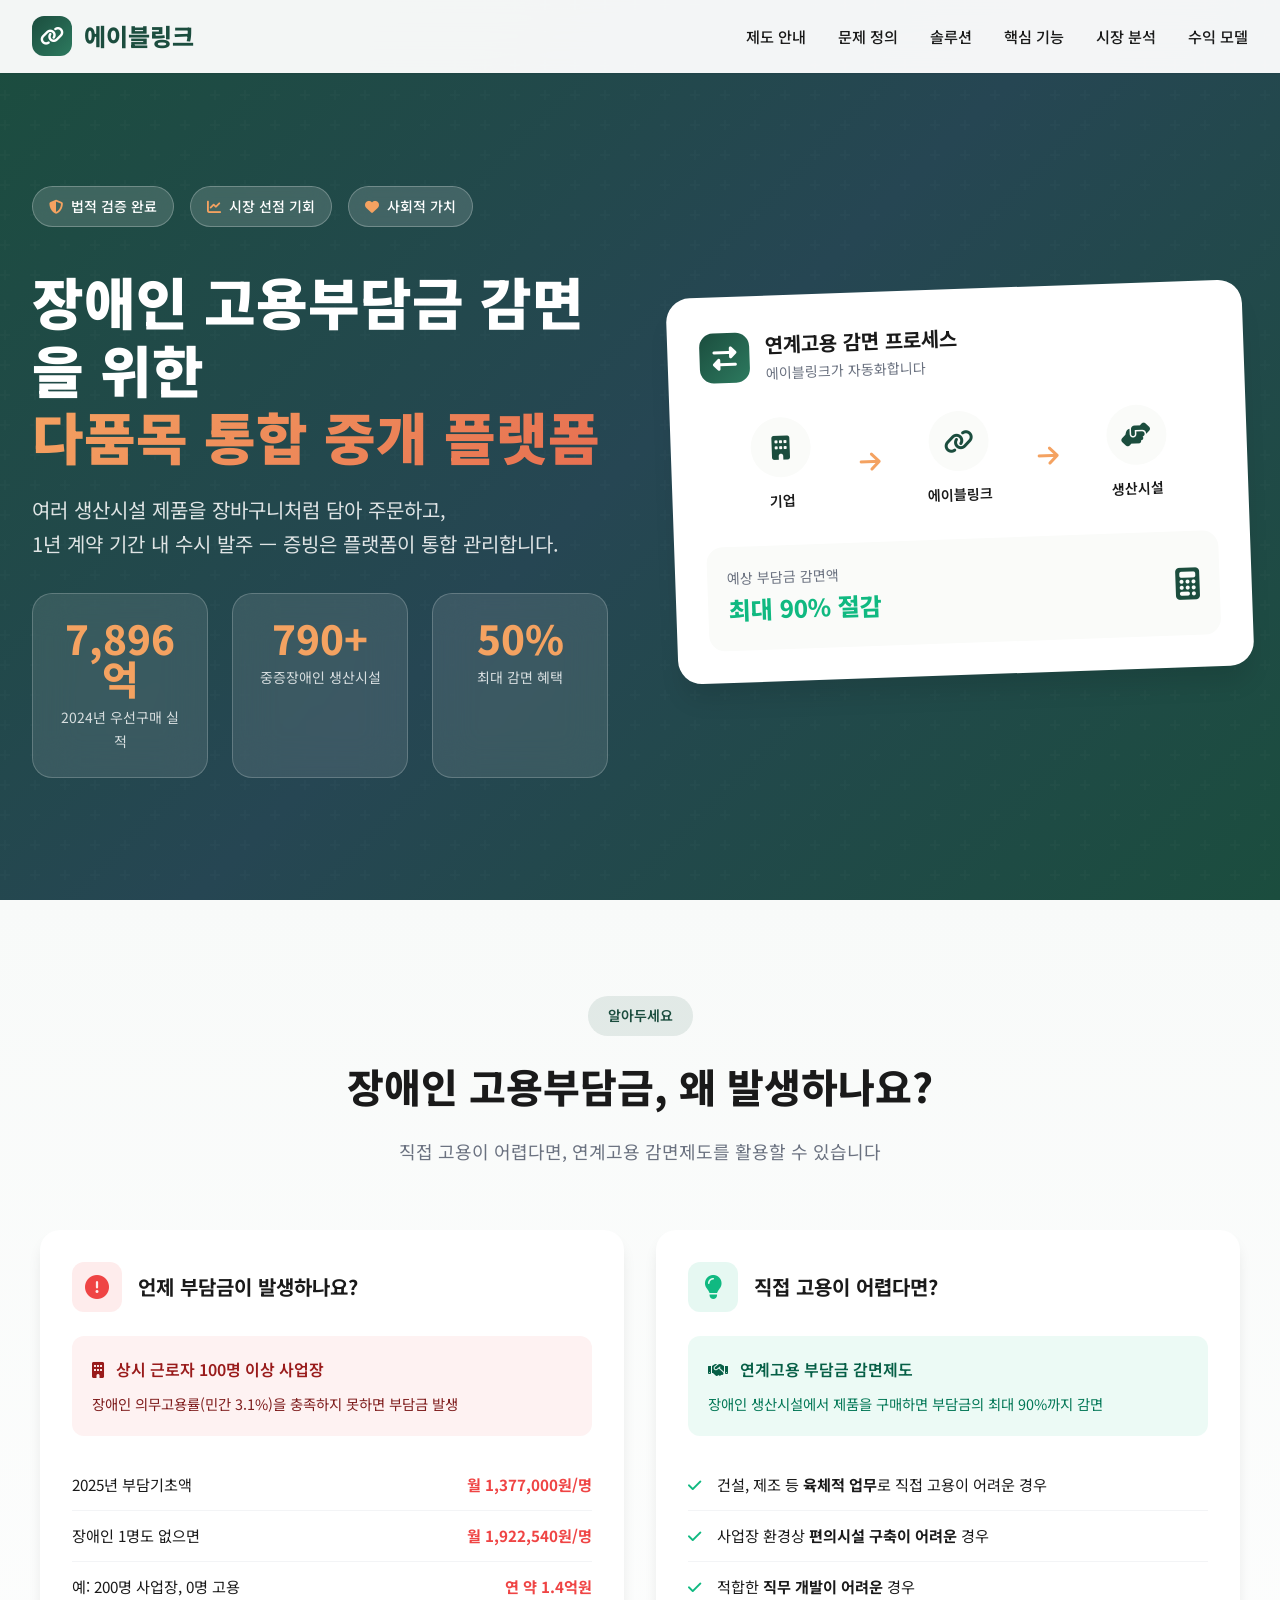
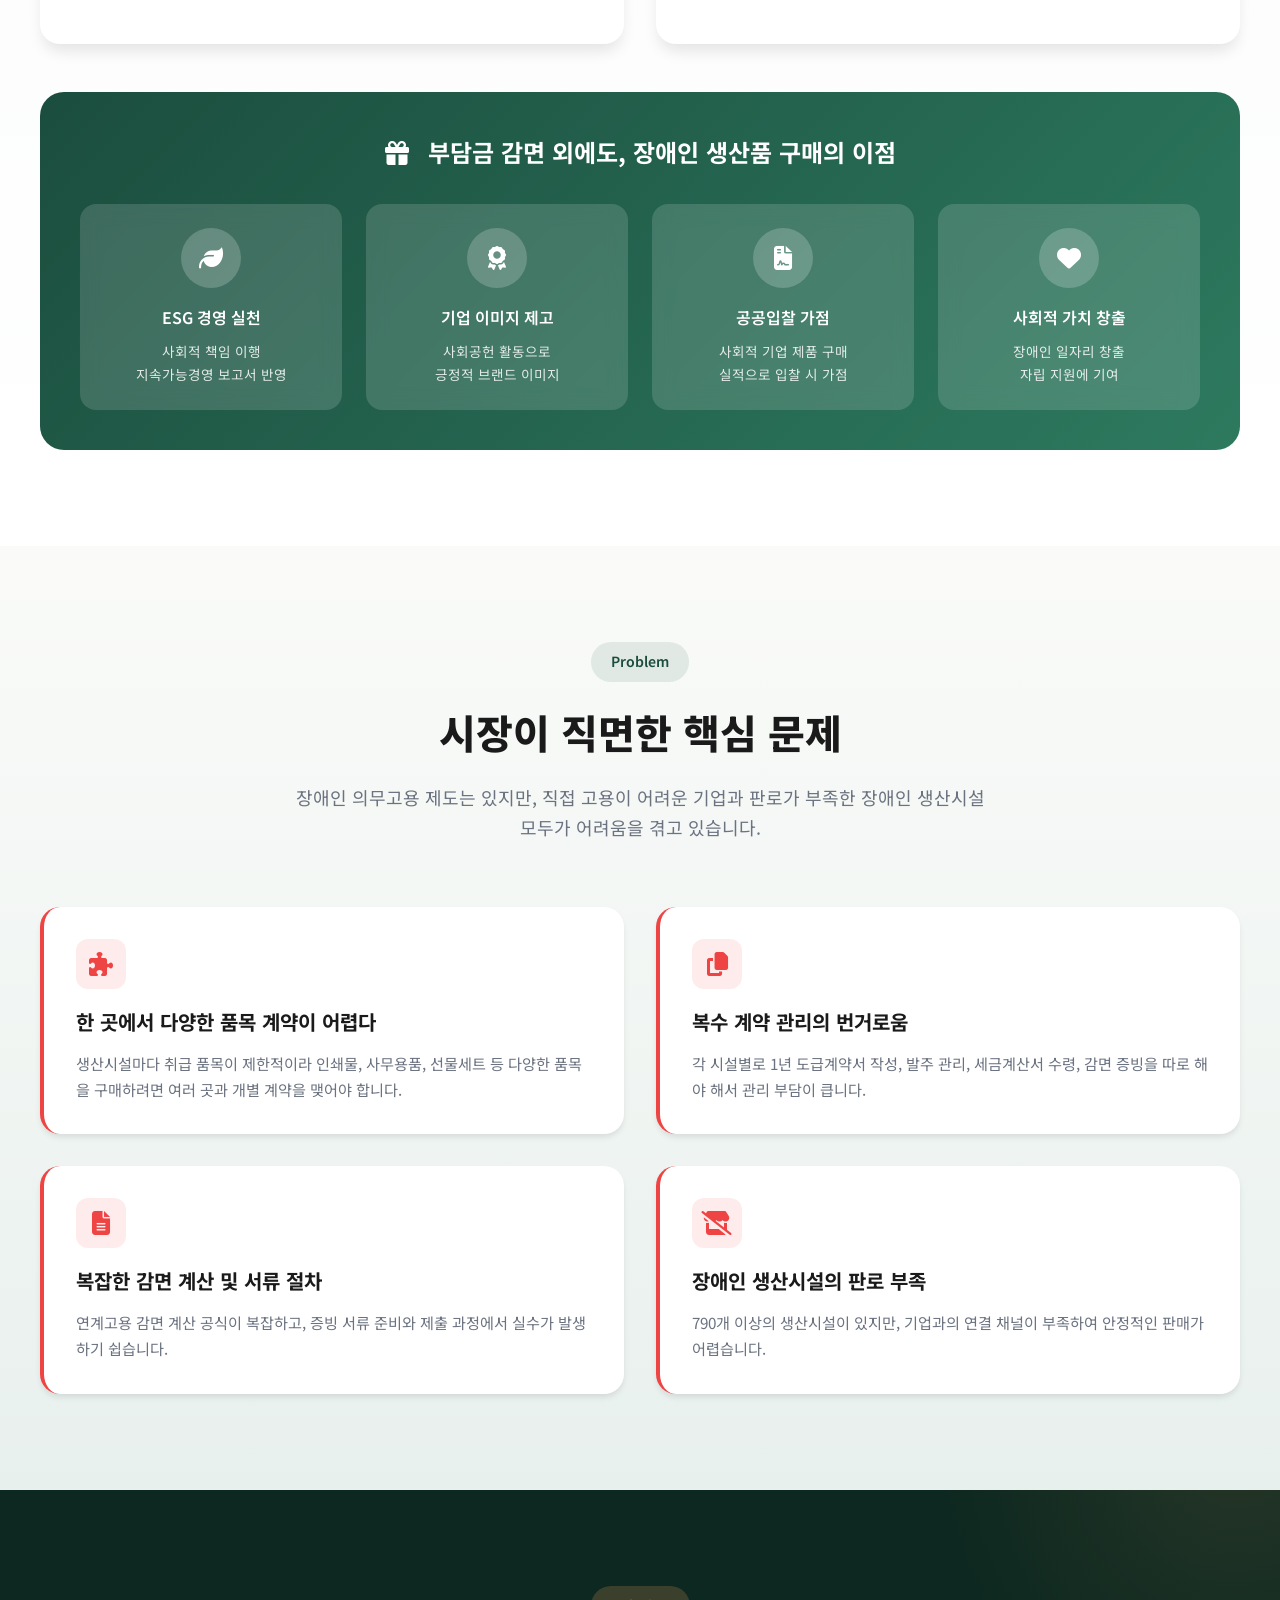
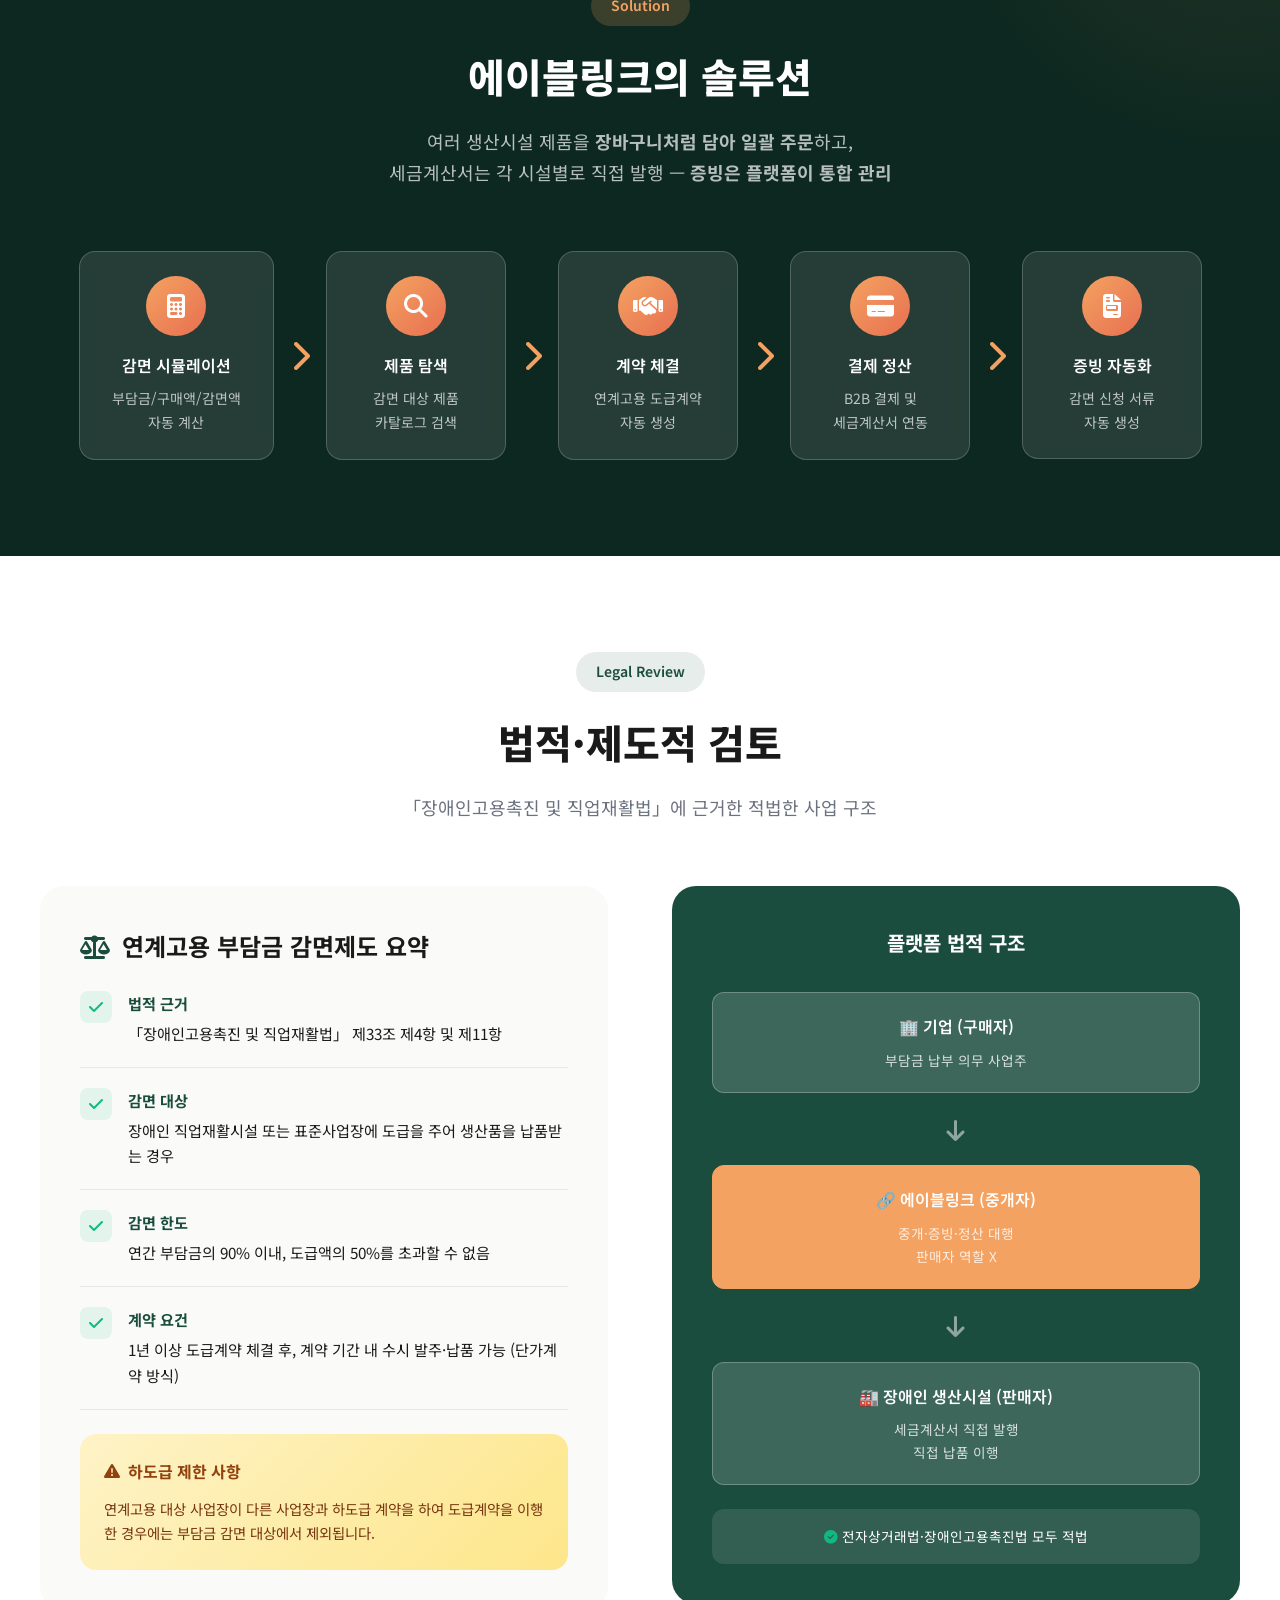
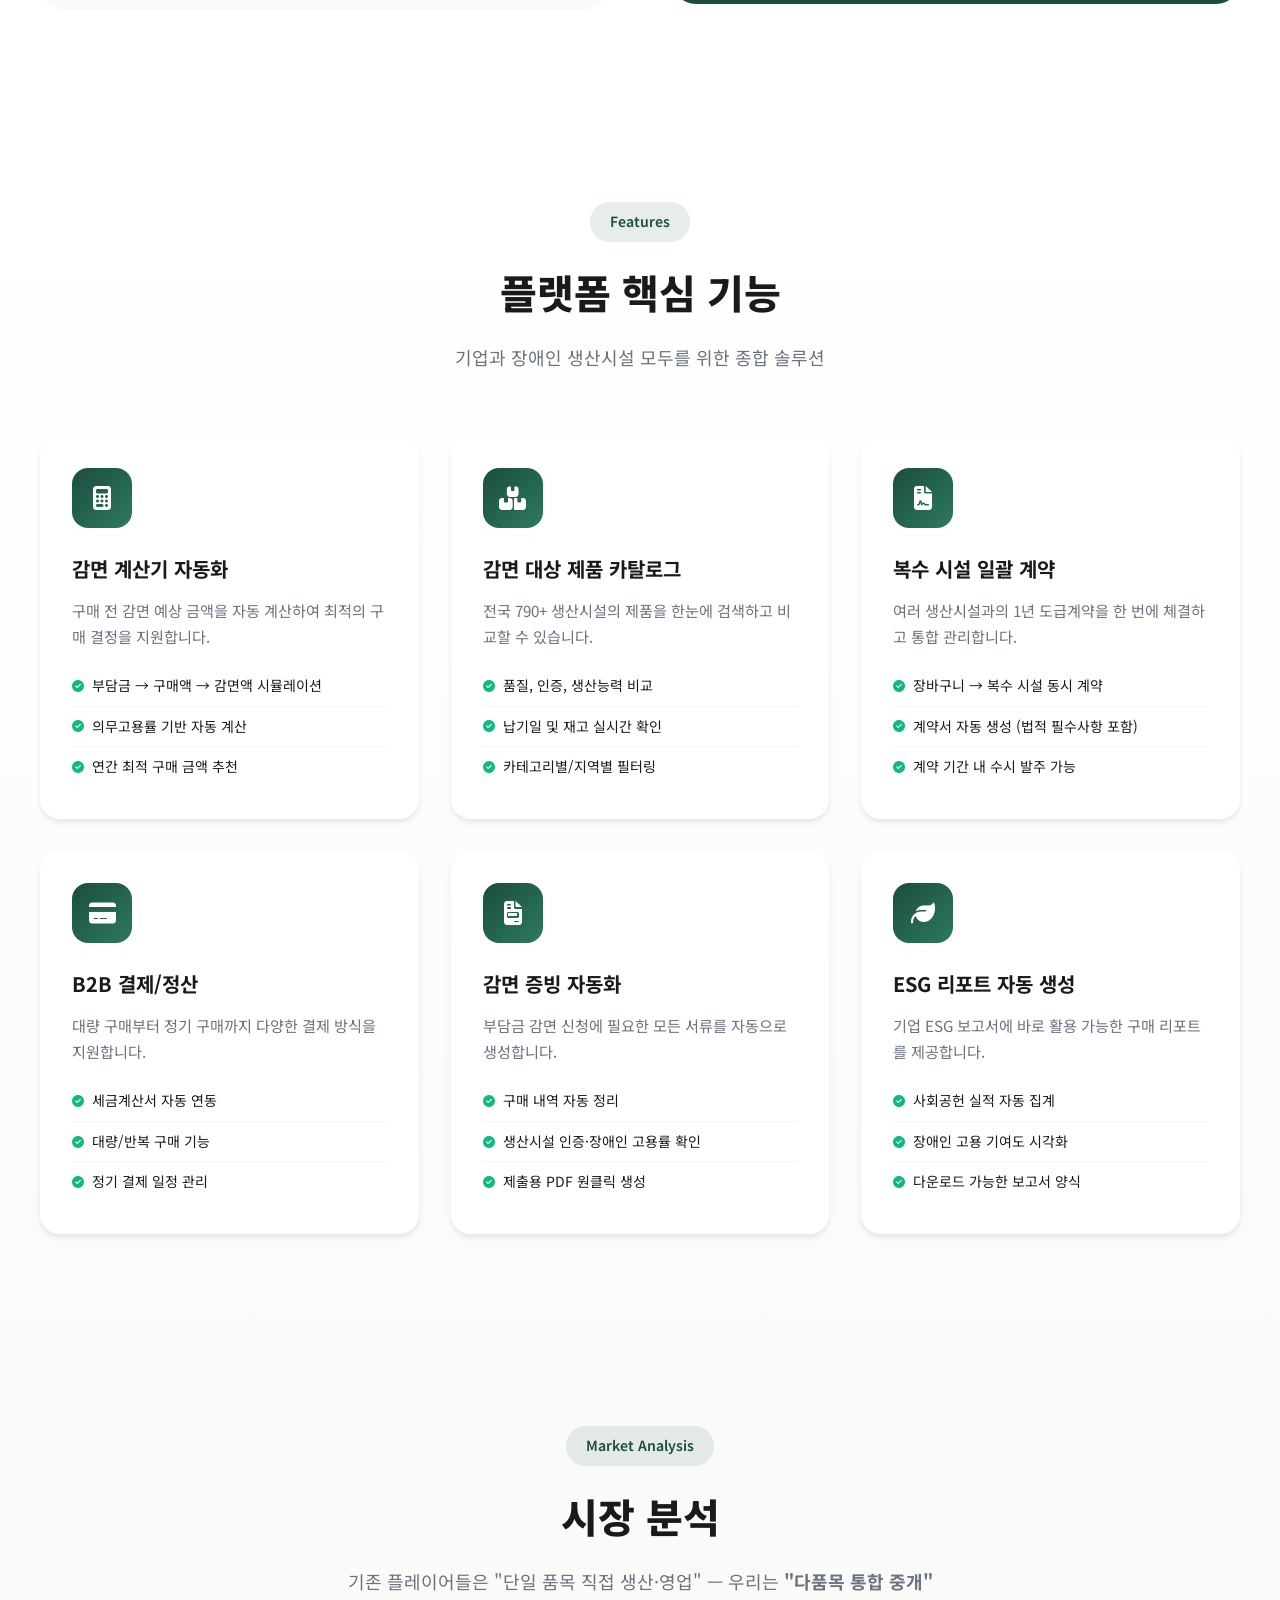
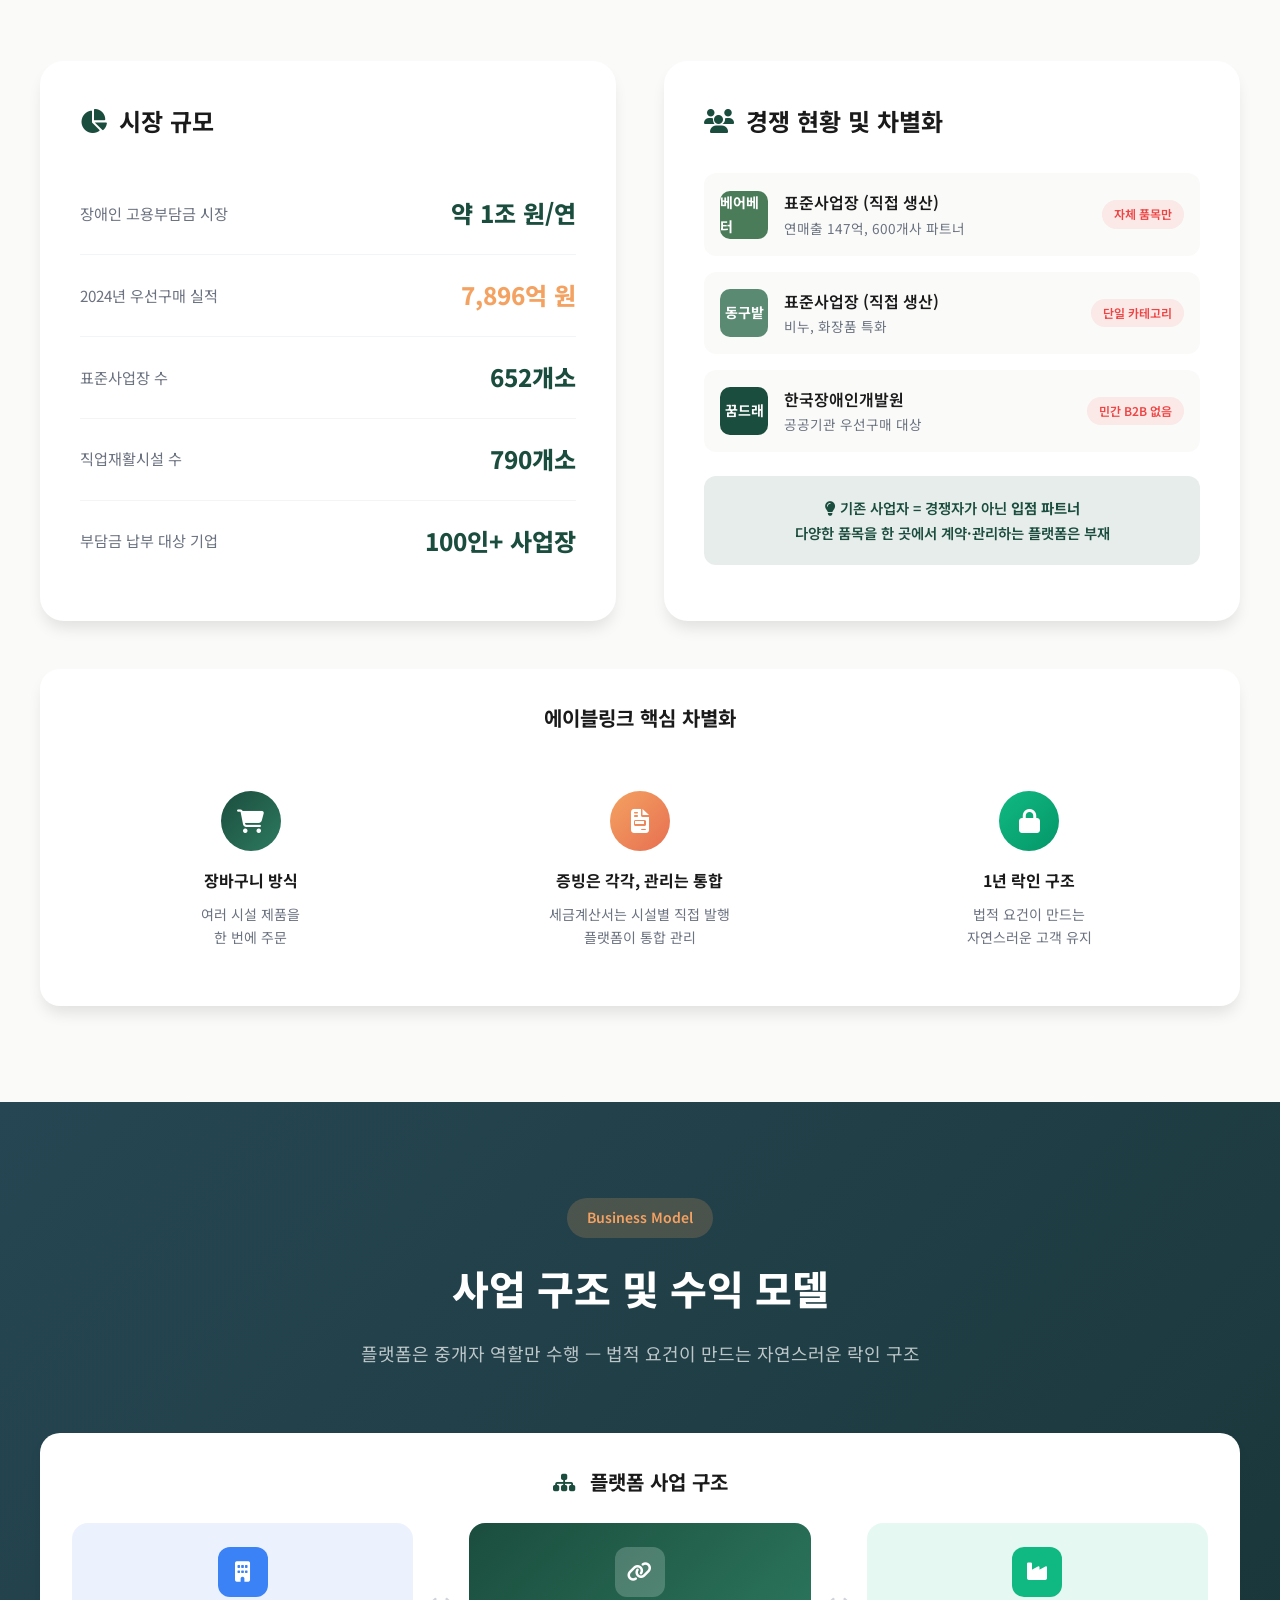
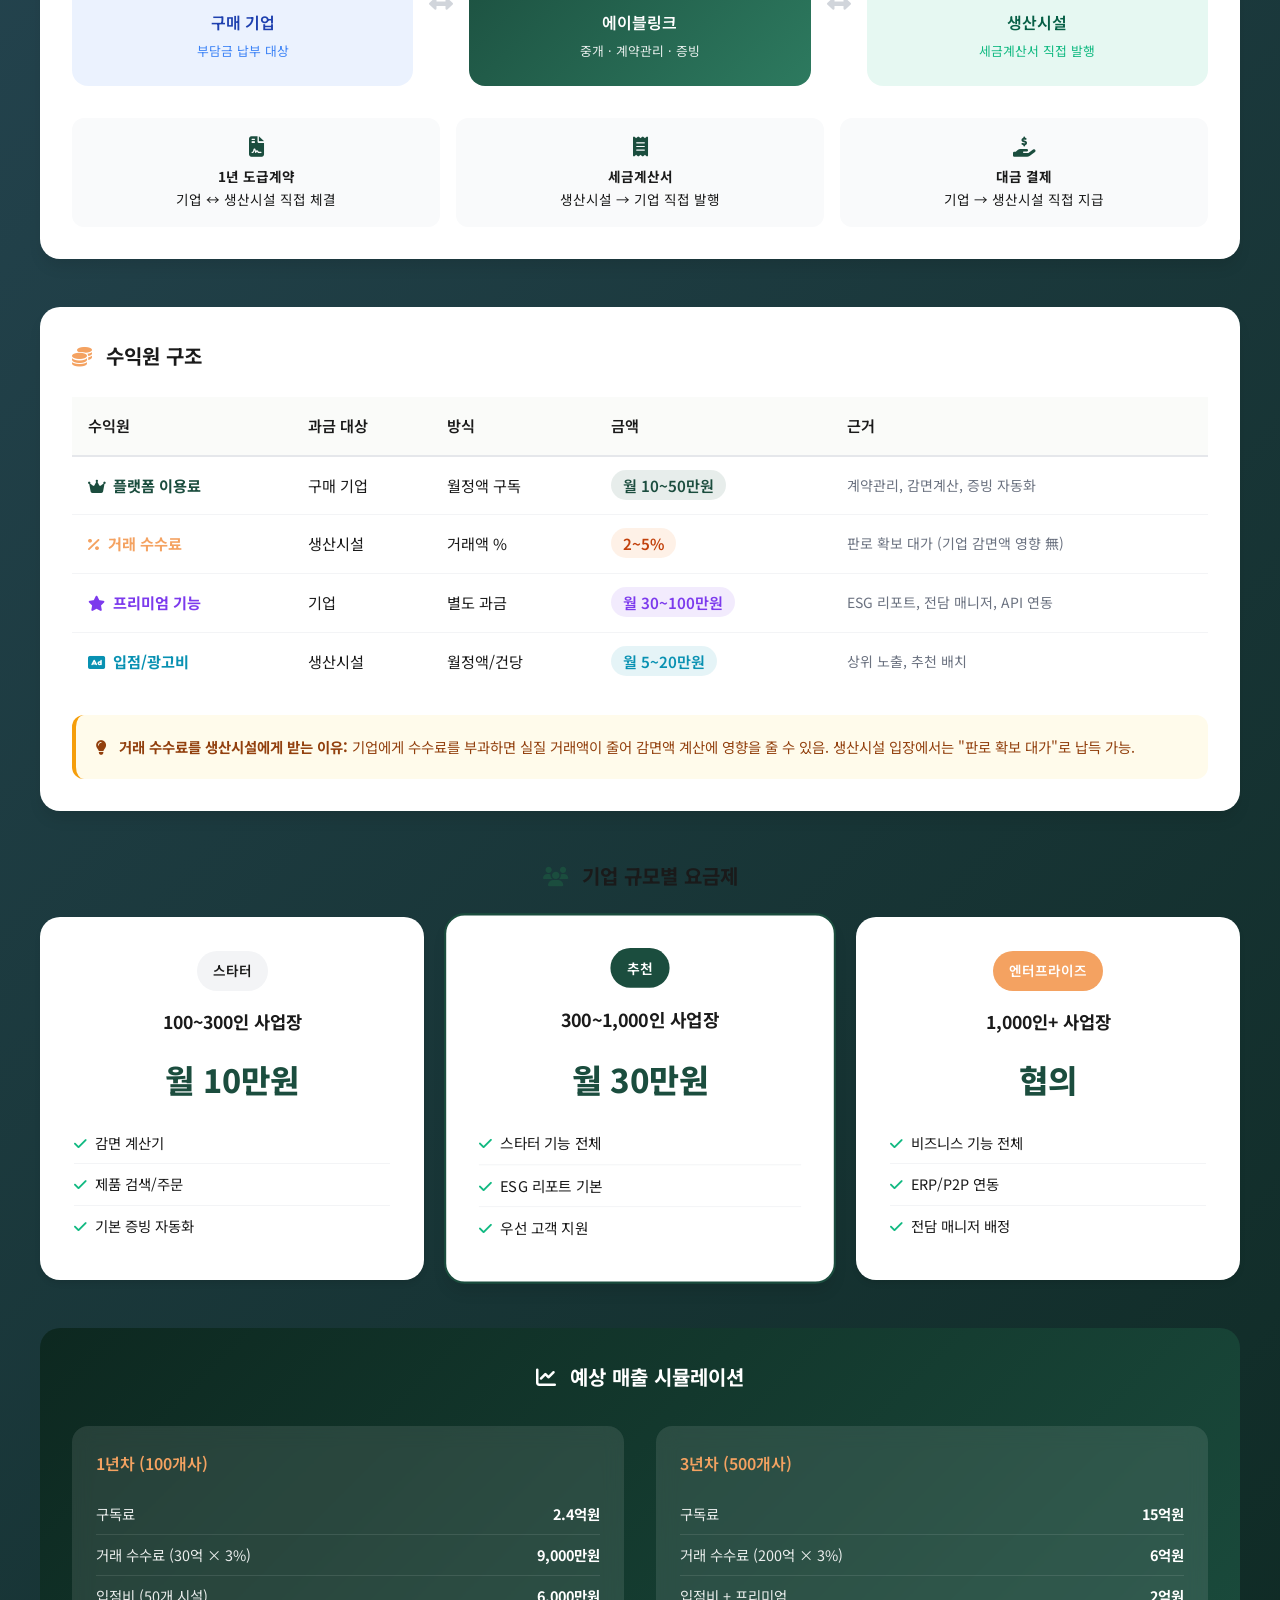
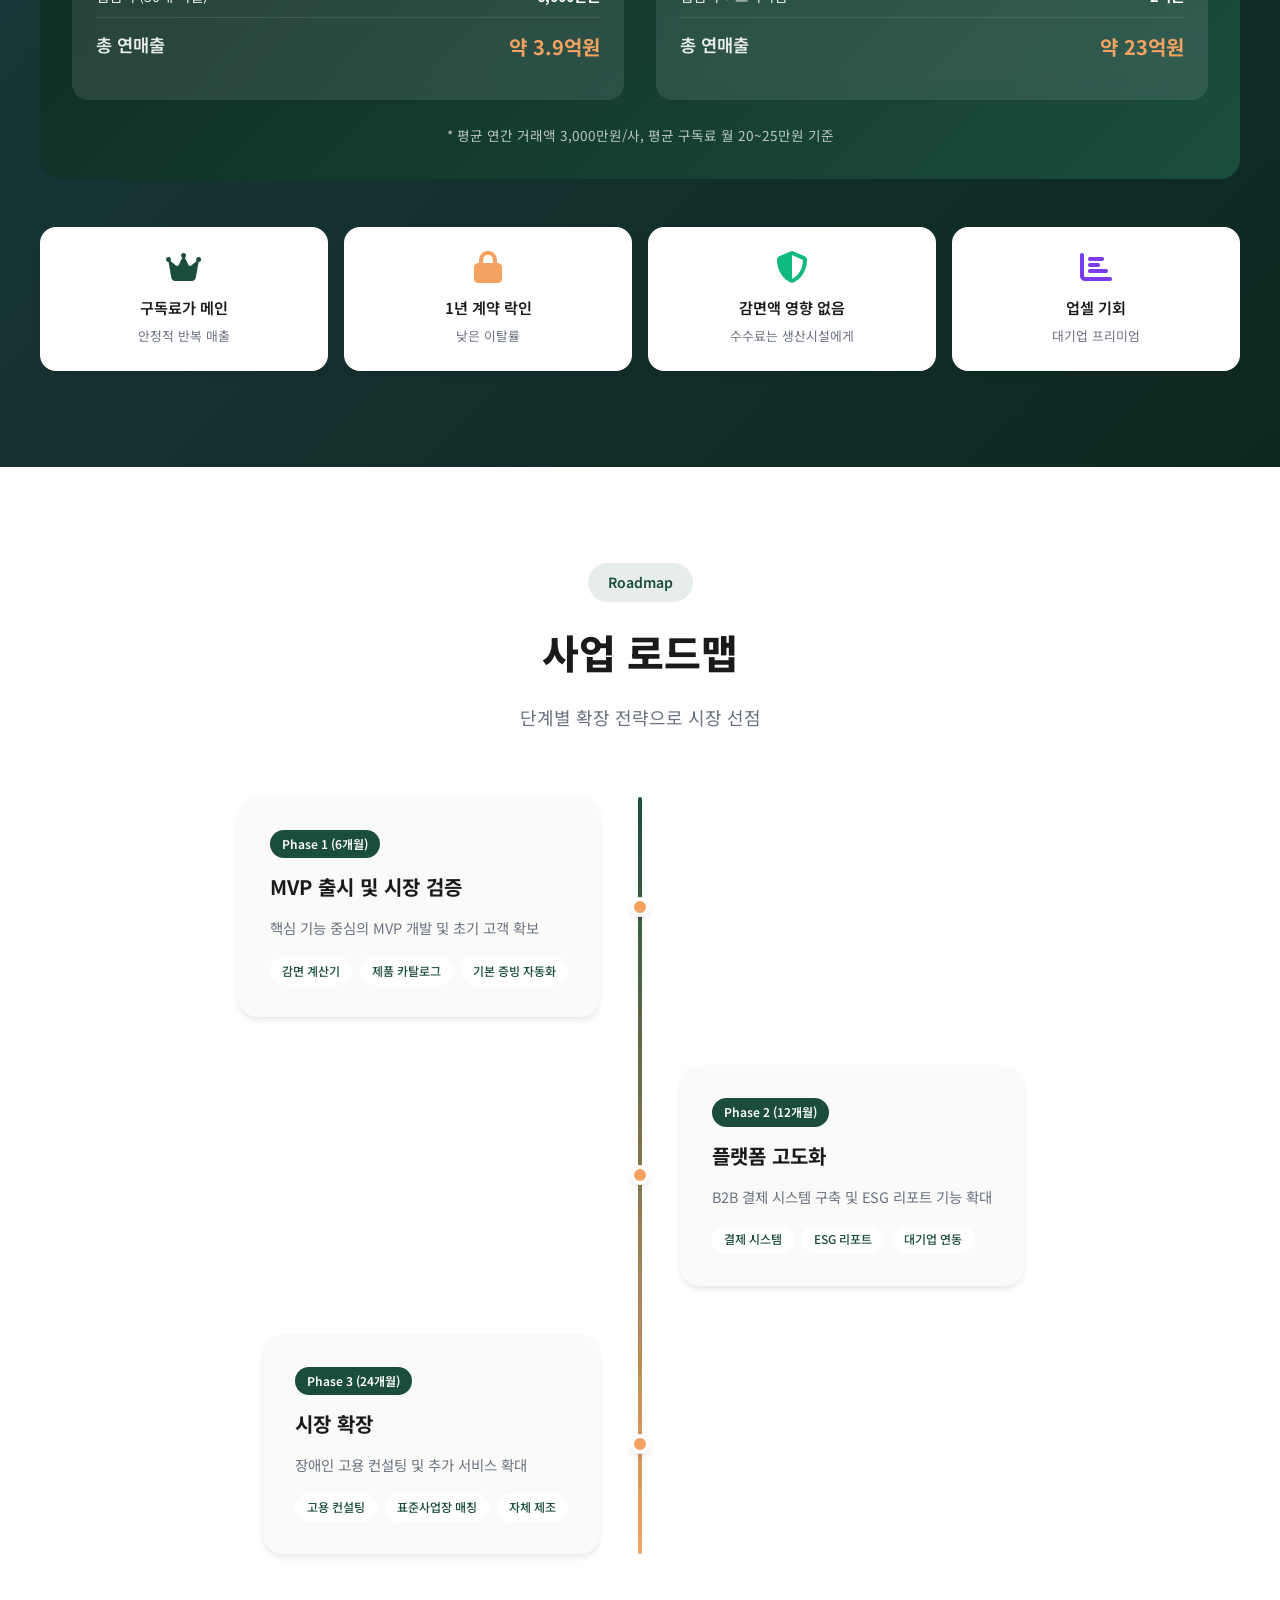
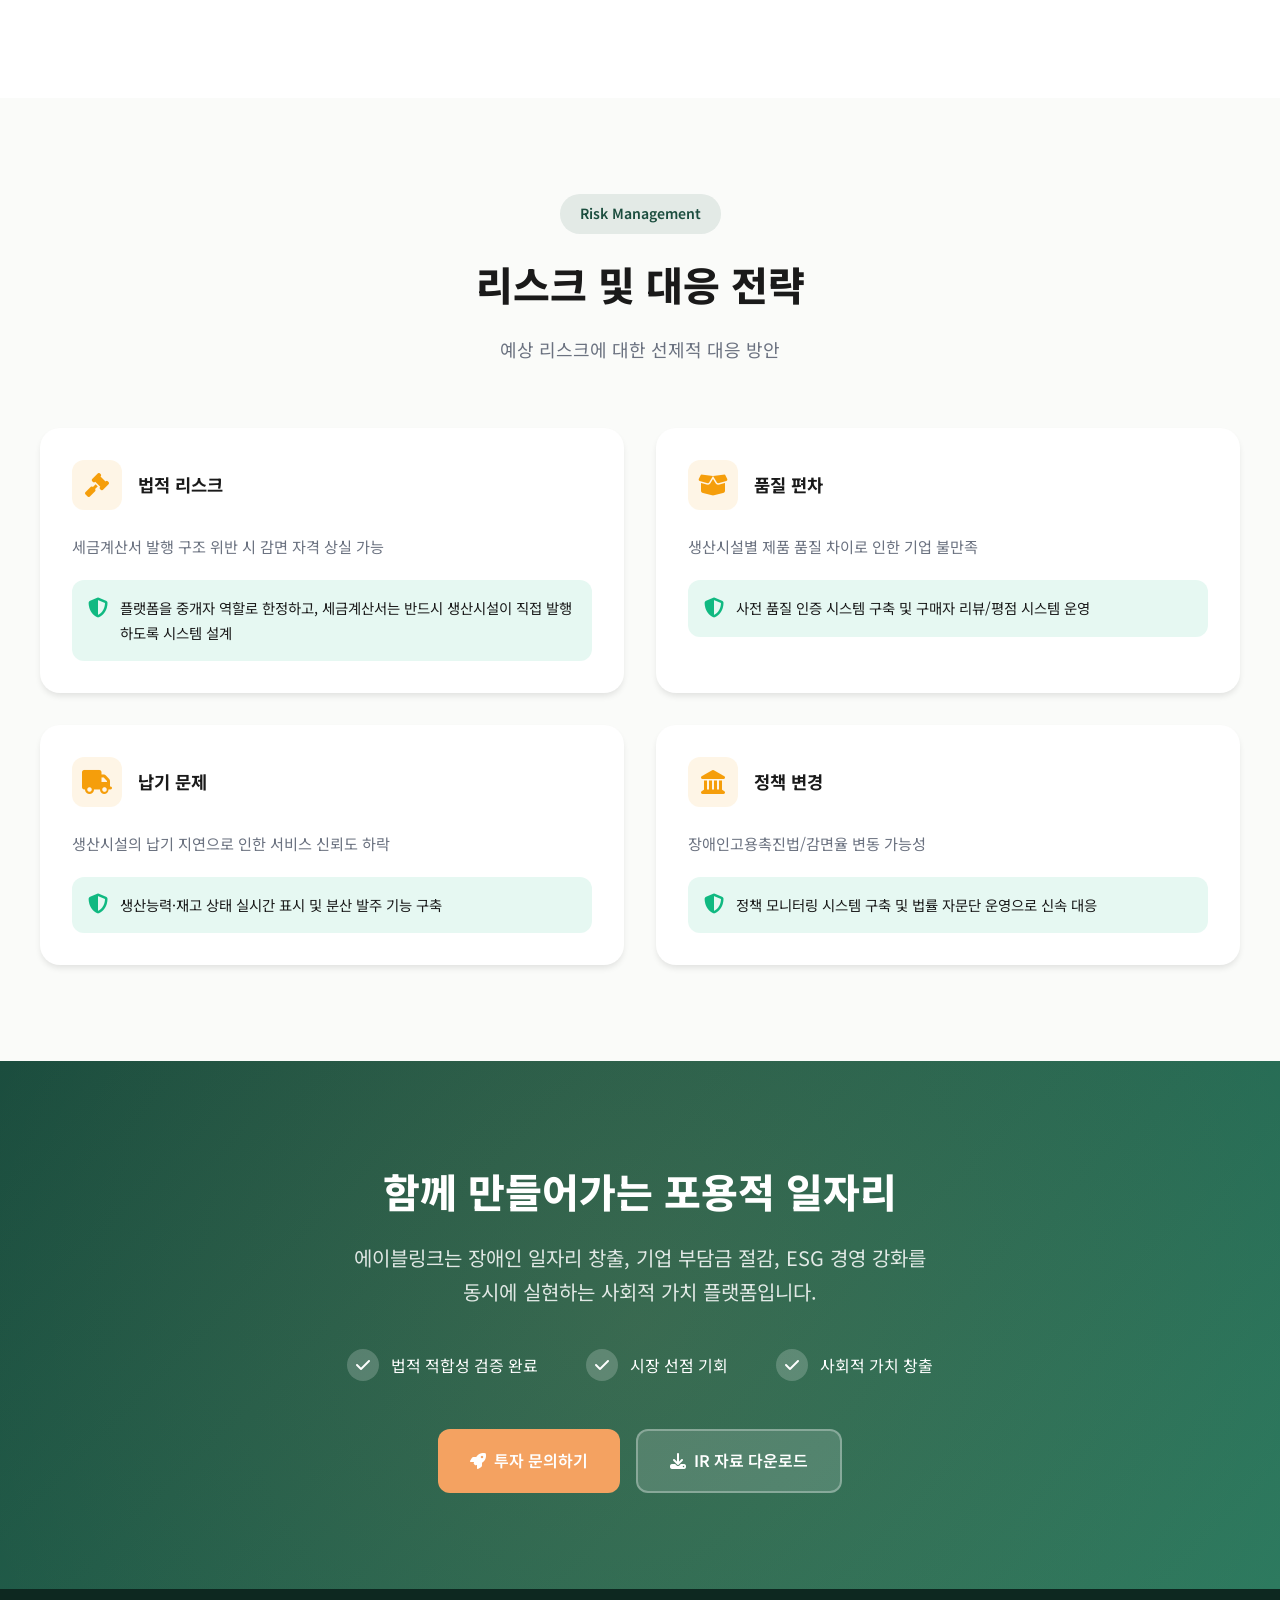
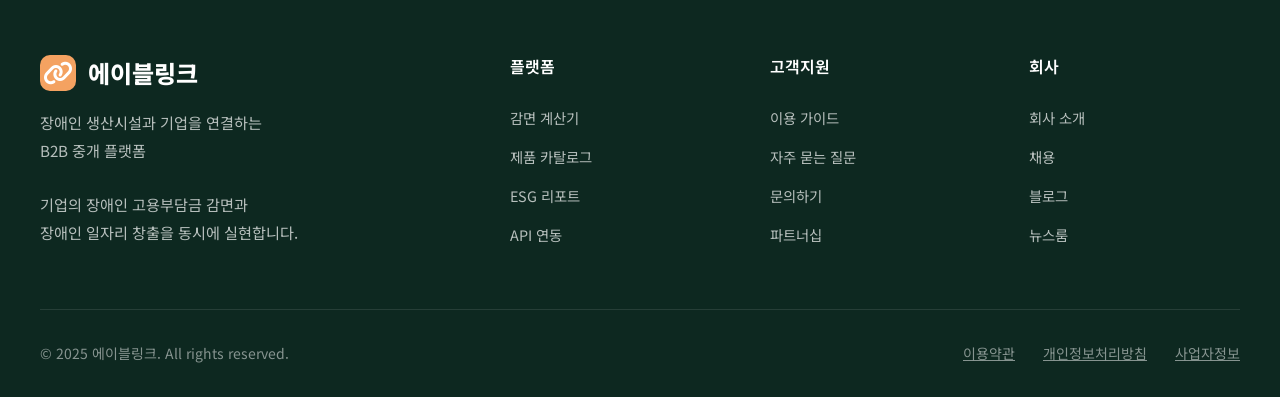
<file: imsi3.html>
<!DOCTYPE html>
<html lang="ko">
<head>
    <meta charset="UTF-8">
    <meta name="viewport" content="width=device-width, initial-scale=1.0">
    <title>에이블링크 | 장애인 생산품 B2B 중개 플랫폼 사업기획서</title>
    <link href="https://fonts.googleapis.com/css2?family=Noto+Sans+KR:wght@300;400;500;700;900&family=Pretendard:wght@400;500;600;700;800&display=swap" rel="stylesheet">
    <link rel="stylesheet" href="https://cdnjs.cloudflare.com/ajax/libs/font-awesome/6.4.0/css/all.min.css">
    <style>
        :root {
            --primary: #1B4D3E;
            --primary-light: #2D7A5F;
            --primary-dark: #0D2820;
            --accent: #F4A261;
            --accent-light: #FFD4A3;
            --secondary: #264653;
            --background: #FAFBF9;
            --text-dark: #1A1A1A;
            --text-muted: #6B7280;
            --white: #FFFFFF;
            --success: #10B981;
            --warning: #F59E0B;
            --danger: #EF4444;
            --gradient-primary: linear-gradient(135deg, #1B4D3E 0%, #2D7A5F 100%);
            --gradient-warm: linear-gradient(135deg, #F4A261 0%, #E76F51 100%);
            --shadow-sm: 0 1px 2px rgba(0,0,0,0.05);
            --shadow-md: 0 4px 6px -1px rgba(0,0,0,0.1);
            --shadow-lg: 0 10px 15px -3px rgba(0,0,0,0.1);
            --shadow-xl: 0 20px 25px -5px rgba(0,0,0,0.1);
        }

        * {
            margin: 0;
            padding: 0;
            box-sizing: border-box;
        }

        html {
            scroll-behavior: smooth;
        }

        body {
            font-family: 'Pretendard', 'Noto Sans KR', sans-serif;
            background-color: var(--background);
            color: var(--text-dark);
            line-height: 1.7;
            overflow-x: hidden;
        }

        /* Navigation */
        .nav {
            position: fixed;
            top: 0;
            left: 0;
            right: 0;
            background: rgba(255,255,255,0.95);
            backdrop-filter: blur(20px);
            z-index: 1000;
            padding: 1rem 2rem;
            box-shadow: var(--shadow-sm);
            transition: all 0.3s ease;
        }

        .nav-container {
            max-width: 1400px;
            margin: 0 auto;
            display: flex;
            justify-content: space-between;
            align-items: center;
        }

        .nav-logo {
            display: flex;
            align-items: center;
            gap: 0.75rem;
            font-weight: 800;
            font-size: 1.5rem;
            color: var(--primary);
            text-decoration: none;
        }

        .nav-logo-icon {
            width: 40px;
            height: 40px;
            background: var(--gradient-primary);
            border-radius: 12px;
            display: flex;
            align-items: center;
            justify-content: center;
            color: white;
            font-size: 1.2rem;
        }

        .nav-links {
            display: flex;
            gap: 2rem;
            list-style: none;
        }

        .nav-links a {
            color: var(--text-dark);
            text-decoration: none;
            font-weight: 500;
            font-size: 0.95rem;
            transition: color 0.2s;
            position: relative;
        }

        .nav-links a:hover {
            color: var(--primary);
        }

        .nav-links a::after {
            content: '';
            position: absolute;
            bottom: -4px;
            left: 0;
            width: 0;
            height: 2px;
            background: var(--primary);
            transition: width 0.3s;
        }

        .nav-links a:hover::after {
            width: 100%;
        }

        /* Hero Section */
        .hero {
            min-height: 100vh;
            background: linear-gradient(135deg, #1B4D3E 0%, #264653 50%, #1B4D3E 100%);
            position: relative;
            display: flex;
            align-items: center;
            overflow: hidden;
        }

        .hero::before {
            content: '';
            position: absolute;
            top: 0;
            left: 0;
            right: 0;
            bottom: 0;
            background: url("data:image/svg+xml,%3Csvg width='60' height='60' viewBox='0 0 60 60' xmlns='http://www.w3.org/2000/svg'%3E%3Cg fill='none' fill-rule='evenodd'%3E%3Cg fill='%23ffffff' fill-opacity='0.03'%3E%3Cpath d='M36 34v-4h-2v4h-4v2h4v4h2v-4h4v-2h-4zm0-30V0h-2v4h-4v2h4v4h2V6h4V4h-4zM6 34v-4H4v4H0v2h4v4h2v-4h4v-2H6zM6 4V0H4v4H0v2h4v4h2V6h4V4H6z'/%3E%3C/g%3E%3C/g%3E%3C/svg%3E");
            opacity: 0.5;
        }

        .hero-content {
            max-width: 1400px;
            margin: 0 auto;
            padding: 8rem 2rem 4rem;
            display: grid;
            grid-template-columns: 1fr 1fr;
            gap: 4rem;
            align-items: center;
            position: relative;
            z-index: 1;
        }

        .hero-text h1 {
            font-size: 3.5rem;
            font-weight: 900;
            color: white;
            line-height: 1.2;
            margin-bottom: 1.5rem;
        }

        .hero-text h1 span {
            background: var(--gradient-warm);
            -webkit-background-clip: text;
            -webkit-text-fill-color: transparent;
            background-clip: text;
        }

        .hero-text .subtitle {
            font-size: 1.25rem;
            color: rgba(255,255,255,0.85);
            margin-bottom: 2rem;
            font-weight: 400;
        }

        .hero-badges {
            display: flex;
            gap: 1rem;
            flex-wrap: wrap;
            margin-bottom: 2.5rem;
        }

        .badge {
            padding: 0.5rem 1rem;
            background: rgba(255,255,255,0.15);
            border: 1px solid rgba(255,255,255,0.25);
            border-radius: 50px;
            color: white;
            font-size: 0.875rem;
            font-weight: 500;
            backdrop-filter: blur(10px);
        }

        .badge i {
            margin-right: 0.5rem;
            color: var(--accent);
        }

        .hero-stats {
            display: grid;
            grid-template-columns: repeat(3, 1fr);
            gap: 1.5rem;
        }

        .stat-card {
            background: rgba(255,255,255,0.1);
            backdrop-filter: blur(20px);
            border: 1px solid rgba(255,255,255,0.2);
            border-radius: 20px;
            padding: 1.5rem;
            text-align: center;
        }

        .stat-card .number {
            font-size: 2.5rem;
            font-weight: 800;
            color: var(--accent);
            line-height: 1;
        }

        .stat-card .label {
            font-size: 0.875rem;
            color: rgba(255,255,255,0.8);
            margin-top: 0.5rem;
        }

        .hero-visual {
            position: relative;
        }

        .hero-card {
            background: white;
            border-radius: 24px;
            padding: 2rem;
            box-shadow: var(--shadow-xl);
            transform: rotate(-2deg);
            animation: float 6s ease-in-out infinite;
        }

        @keyframes float {
            0%, 100% { transform: rotate(-2deg) translateY(0); }
            50% { transform: rotate(-2deg) translateY(-20px); }
        }

        .hero-card-header {
            display: flex;
            align-items: center;
            gap: 1rem;
            margin-bottom: 1.5rem;
        }

        .hero-card-icon {
            width: 50px;
            height: 50px;
            background: var(--gradient-primary);
            border-radius: 14px;
            display: flex;
            align-items: center;
            justify-content: center;
            color: white;
            font-size: 1.5rem;
        }

        .hero-card-title {
            font-size: 1.25rem;
            font-weight: 700;
            color: var(--text-dark);
        }

        .hero-card-subtitle {
            font-size: 0.875rem;
            color: var(--text-muted);
        }

        .hero-card-flow {
            display: flex;
            align-items: center;
            justify-content: space-between;
            margin: 2rem 0;
        }

        .flow-step {
            text-align: center;
            flex: 1;
        }

        .flow-icon {
            width: 60px;
            height: 60px;
            margin: 0 auto 0.75rem;
            background: var(--background);
            border-radius: 50%;
            display: flex;
            align-items: center;
            justify-content: center;
            font-size: 1.5rem;
            color: var(--primary);
        }

        .flow-label {
            font-size: 0.875rem;
            font-weight: 600;
            color: var(--text-dark);
        }

        .flow-arrow {
            color: var(--accent);
            font-size: 1.5rem;
        }

        .hero-card-bottom {
            background: var(--background);
            border-radius: 16px;
            padding: 1.25rem;
            display: flex;
            justify-content: space-between;
            align-items: center;
        }

        .savings-label {
            font-size: 0.875rem;
            color: var(--text-muted);
        }

        .savings-amount {
            font-size: 1.5rem;
            font-weight: 800;
            color: var(--success);
        }

        /* Section Styles */
        .section {
            padding: 6rem 2rem;
        }

        .section-container {
            max-width: 1200px;
            margin: 0 auto;
        }

        .section-header {
            text-align: center;
            margin-bottom: 4rem;
        }

        .section-tag {
            display: inline-block;
            padding: 0.5rem 1.25rem;
            background: rgba(27, 77, 62, 0.1);
            color: var(--primary);
            border-radius: 50px;
            font-size: 0.875rem;
            font-weight: 600;
            margin-bottom: 1rem;
        }

        .section-title {
            font-size: 2.5rem;
            font-weight: 800;
            color: var(--text-dark);
            margin-bottom: 1rem;
        }

        .section-desc {
            font-size: 1.125rem;
            color: var(--text-muted);
            max-width: 700px;
            margin: 0 auto;
        }

        /* Problem Section */
        .problem-section {
            background: linear-gradient(180deg, var(--background) 0%, #E8F0ED 100%);
        }

        .problem-grid {
            display: grid;
            grid-template-columns: repeat(2, 1fr);
            gap: 2rem;
        }

        .problem-card {
            background: white;
            border-radius: 20px;
            padding: 2rem;
            box-shadow: var(--shadow-md);
            border-left: 4px solid var(--danger);
            transition: transform 0.3s, box-shadow 0.3s;
        }

        .problem-card:hover {
            transform: translateY(-5px);
            box-shadow: var(--shadow-xl);
        }

        .problem-icon {
            width: 50px;
            height: 50px;
            background: rgba(239, 68, 68, 0.1);
            border-radius: 12px;
            display: flex;
            align-items: center;
            justify-content: center;
            font-size: 1.5rem;
            color: var(--danger);
            margin-bottom: 1rem;
        }

        .problem-card h3 {
            font-size: 1.25rem;
            font-weight: 700;
            margin-bottom: 0.75rem;
            color: var(--text-dark);
        }

        .problem-card p {
            color: var(--text-muted);
            font-size: 0.95rem;
        }

        /* Solution Section */
        .solution-section {
            background: var(--primary-dark);
            color: white;
            position: relative;
            overflow: hidden;
        }

        .solution-section::before {
            content: '';
            position: absolute;
            top: -50%;
            right: -20%;
            width: 600px;
            height: 600px;
            background: radial-gradient(circle, rgba(244, 162, 97, 0.1) 0%, transparent 70%);
            border-radius: 50%;
        }

        .solution-section .section-tag {
            background: rgba(244, 162, 97, 0.2);
            color: var(--accent);
        }

        .solution-section .section-title {
            color: white;
        }

        .solution-section .section-desc {
            color: rgba(255,255,255,0.7);
        }

        .solution-flow {
            display: flex;
            align-items: center;
            justify-content: center;
            gap: 1rem;
            margin-top: 3rem;
            flex-wrap: wrap;
        }

        .solution-step {
            background: rgba(255,255,255,0.1);
            border: 1px solid rgba(255,255,255,0.2);
            border-radius: 16px;
            padding: 1.5rem 2rem;
            text-align: center;
            backdrop-filter: blur(10px);
            min-width: 180px;
        }

        .solution-step-icon {
            width: 60px;
            height: 60px;
            margin: 0 auto 1rem;
            background: var(--gradient-warm);
            border-radius: 50%;
            display: flex;
            align-items: center;
            justify-content: center;
            font-size: 1.5rem;
            color: white;
        }

        .solution-step h4 {
            font-size: 1rem;
            font-weight: 600;
            margin-bottom: 0.5rem;
            color: white;
        }

        .solution-step p {
            font-size: 0.875rem;
            color: rgba(255,255,255,0.7);
        }

        .solution-arrow {
            font-size: 2rem;
            color: var(--accent);
        }

        /* Legal Section */
        .legal-section {
            background: white;
        }

        .legal-content {
            display: grid;
            grid-template-columns: 1fr 1fr;
            gap: 4rem;
            align-items: start;
        }

        .legal-info {
            background: var(--background);
            border-radius: 24px;
            padding: 2.5rem;
        }

        .legal-title {
            font-size: 1.5rem;
            font-weight: 700;
            margin-bottom: 1.5rem;
            color: var(--text-dark);
            display: flex;
            align-items: center;
            gap: 0.75rem;
        }

        .legal-title i {
            color: var(--primary);
        }

        .legal-item {
            display: flex;
            align-items: flex-start;
            gap: 1rem;
            margin-bottom: 1.25rem;
            padding-bottom: 1.25rem;
            border-bottom: 1px solid #E5E7EB;
        }

        .legal-item:last-child {
            border-bottom: none;
            margin-bottom: 0;
            padding-bottom: 0;
        }

        .legal-item-icon {
            width: 32px;
            height: 32px;
            background: rgba(16, 185, 129, 0.1);
            border-radius: 8px;
            display: flex;
            align-items: center;
            justify-content: center;
            color: var(--success);
            flex-shrink: 0;
        }

        .legal-item-text {
            font-size: 0.95rem;
            color: var(--text-dark);
        }

        .legal-item-text strong {
            display: block;
            margin-bottom: 0.25rem;
            color: var(--primary);
        }

        .legal-warning {
            background: linear-gradient(135deg, #FEF3C7 0%, #FDE68A 100%);
            border-radius: 16px;
            padding: 1.5rem;
            margin-top: 1.5rem;
        }

        .legal-warning-title {
            font-weight: 700;
            color: #92400E;
            margin-bottom: 0.75rem;
            display: flex;
            align-items: center;
            gap: 0.5rem;
        }

        .legal-warning p {
            font-size: 0.9rem;
            color: #78350F;
        }

        .legal-structure {
            background: var(--primary);
            border-radius: 24px;
            padding: 2.5rem;
            color: white;
        }

        .structure-title {
            font-size: 1.25rem;
            font-weight: 700;
            margin-bottom: 2rem;
            text-align: center;
        }

        .structure-diagram {
            display: flex;
            flex-direction: column;
            gap: 1rem;
        }

        .structure-box {
            background: rgba(255,255,255,0.15);
            border: 1px solid rgba(255,255,255,0.25);
            border-radius: 12px;
            padding: 1.25rem;
            text-align: center;
        }

        .structure-box.highlight {
            background: var(--accent);
            border-color: var(--accent);
        }

        .structure-box h5 {
            font-size: 1rem;
            font-weight: 600;
            margin-bottom: 0.5rem;
        }

        .structure-box p {
            font-size: 0.85rem;
            opacity: 0.8;
        }

        .structure-arrow-down {
            text-align: center;
            font-size: 1.5rem;
            color: rgba(255,255,255,0.5);
        }

        /* Features Section */
        .features-section {
            background: linear-gradient(180deg, white 0%, var(--background) 100%);
        }

        .features-grid {
            display: grid;
            grid-template-columns: repeat(3, 1fr);
            gap: 2rem;
        }

        .feature-card {
            background: white;
            border-radius: 20px;
            padding: 2rem;
            box-shadow: var(--shadow-md);
            transition: all 0.3s;
            position: relative;
            overflow: hidden;
        }

        .feature-card::before {
            content: '';
            position: absolute;
            top: 0;
            left: 0;
            right: 0;
            height: 4px;
            background: var(--gradient-primary);
            transform: scaleX(0);
            transform-origin: left;
            transition: transform 0.3s;
        }

        .feature-card:hover {
            transform: translateY(-10px);
            box-shadow: var(--shadow-xl);
        }

        .feature-card:hover::before {
            transform: scaleX(1);
        }

        .feature-icon {
            width: 60px;
            height: 60px;
            background: var(--gradient-primary);
            border-radius: 16px;
            display: flex;
            align-items: center;
            justify-content: center;
            font-size: 1.5rem;
            color: white;
            margin-bottom: 1.5rem;
        }

        .feature-card h3 {
            font-size: 1.25rem;
            font-weight: 700;
            margin-bottom: 0.75rem;
            color: var(--text-dark);
        }

        .feature-card p {
            color: var(--text-muted);
            font-size: 0.95rem;
            margin-bottom: 1rem;
        }

        .feature-list {
            list-style: none;
        }

        .feature-list li {
            font-size: 0.875rem;
            color: var(--text-dark);
            padding: 0.5rem 0;
            border-bottom: 1px solid #F3F4F6;
            display: flex;
            align-items: center;
            gap: 0.5rem;
        }

        .feature-list li:last-child {
            border-bottom: none;
        }

        .feature-list li i {
            color: var(--success);
            font-size: 0.75rem;
        }

        /* Market Section */
        .market-section {
            background: var(--background);
        }

        .market-grid {
            display: grid;
            grid-template-columns: 1fr 1fr;
            gap: 3rem;
        }

        .market-card {
            background: white;
            border-radius: 24px;
            padding: 2.5rem;
            box-shadow: var(--shadow-lg);
        }

        .market-card h3 {
            font-size: 1.5rem;
            font-weight: 700;
            margin-bottom: 2rem;
            color: var(--text-dark);
            display: flex;
            align-items: center;
            gap: 0.75rem;
        }

        .market-card h3 i {
            color: var(--primary);
        }

        .market-stat {
            display: flex;
            justify-content: space-between;
            align-items: center;
            padding: 1.25rem 0;
            border-bottom: 1px solid #F3F4F6;
        }

        .market-stat:last-child {
            border-bottom: none;
        }

        .market-stat-label {
            font-size: 0.95rem;
            color: var(--text-muted);
        }

        .market-stat-value {
            font-size: 1.5rem;
            font-weight: 800;
            color: var(--primary);
        }

        .market-stat-value.highlight {
            color: var(--accent);
        }

        .competitor-list {
            display: flex;
            flex-direction: column;
            gap: 1rem;
        }

        .competitor-item {
            display: flex;
            align-items: center;
            gap: 1rem;
            padding: 1rem;
            background: var(--background);
            border-radius: 12px;
        }

        .competitor-logo {
            width: 48px;
            height: 48px;
            background: var(--primary);
            border-radius: 10px;
            display: flex;
            align-items: center;
            justify-content: center;
            color: white;
            font-weight: 700;
            font-size: 0.875rem;
        }

        .competitor-info h4 {
            font-size: 1rem;
            font-weight: 600;
            color: var(--text-dark);
        }

        .competitor-info p {
            font-size: 0.85rem;
            color: var(--text-muted);
        }

        .competitor-gap {
            margin-left: auto;
            padding: 0.25rem 0.75rem;
            background: rgba(239, 68, 68, 0.1);
            color: var(--danger);
            border-radius: 50px;
            font-size: 0.75rem;
            font-weight: 600;
        }

        /* Revenue Section */
        .revenue-section {
            background: linear-gradient(135deg, var(--secondary) 0%, var(--primary-dark) 100%);
            color: white;
        }

        .revenue-section .section-tag {
            background: rgba(244, 162, 97, 0.2);
            color: var(--accent);
        }

        .revenue-section .section-title {
            color: white;
        }

        .revenue-section .section-desc {
            color: rgba(255,255,255,0.7);
        }

        .revenue-grid {
            display: grid;
            grid-template-columns: repeat(4, 1fr);
            gap: 1.5rem;
            margin-top: 3rem;
        }

        .revenue-card {
            background: rgba(255,255,255,0.1);
            border: 1px solid rgba(255,255,255,0.2);
            border-radius: 20px;
            padding: 2rem 1.5rem;
            text-align: center;
            backdrop-filter: blur(10px);
            transition: all 0.3s;
        }

        .revenue-card:hover {
            background: rgba(255,255,255,0.15);
            transform: translateY(-5px);
        }

        .revenue-card-icon {
            width: 60px;
            height: 60px;
            margin: 0 auto 1.5rem;
            background: var(--gradient-warm);
            border-radius: 50%;
            display: flex;
            align-items: center;
            justify-content: center;
            font-size: 1.5rem;
            color: white;
        }

        .revenue-card h4 {
            font-size: 1.1rem;
            font-weight: 600;
            margin-bottom: 0.75rem;
            color: white;
        }

        .revenue-card p {
            font-size: 0.875rem;
            color: rgba(255,255,255,0.7);
            margin-bottom: 1rem;
        }

        .revenue-card .rate {
            font-size: 1.25rem;
            font-weight: 800;
            color: var(--accent);
        }

        /* Roadmap Section */
        .roadmap-section {
            background: white;
        }

        .roadmap-timeline {
            position: relative;
            max-width: 900px;
            margin: 0 auto;
        }

        .roadmap-timeline::before {
            content: '';
            position: absolute;
            left: 50%;
            top: 0;
            bottom: 0;
            width: 4px;
            background: linear-gradient(180deg, var(--primary) 0%, var(--accent) 100%);
            transform: translateX(-50%);
            border-radius: 2px;
        }

        .roadmap-item {
            display: flex;
            justify-content: flex-end;
            padding-right: calc(50% + 40px);
            position: relative;
            margin-bottom: 3rem;
        }

        .roadmap-item:nth-child(even) {
            justify-content: flex-start;
            padding-right: 0;
            padding-left: calc(50% + 40px);
        }

        .roadmap-content {
            background: var(--background);
            border-radius: 20px;
            padding: 2rem;
            max-width: 400px;
            position: relative;
            box-shadow: var(--shadow-md);
        }

        .roadmap-dot {
            position: absolute;
            width: 20px;
            height: 20px;
            background: var(--accent);
            border: 4px solid white;
            border-radius: 50%;
            top: 50%;
            transform: translateY(-50%);
            box-shadow: var(--shadow-md);
        }

        .roadmap-item:nth-child(odd) .roadmap-dot {
            right: calc(-40px - 10px);
        }

        .roadmap-item:nth-child(even) .roadmap-dot {
            left: calc(-40px - 10px);
        }

        .roadmap-phase {
            display: inline-block;
            padding: 0.25rem 0.75rem;
            background: var(--primary);
            color: white;
            border-radius: 50px;
            font-size: 0.75rem;
            font-weight: 600;
            margin-bottom: 0.75rem;
        }

        .roadmap-content h4 {
            font-size: 1.25rem;
            font-weight: 700;
            margin-bottom: 0.75rem;
            color: var(--text-dark);
        }

        .roadmap-content p {
            font-size: 0.9rem;
            color: var(--text-muted);
            margin-bottom: 1rem;
        }

        .roadmap-tags {
            display: flex;
            flex-wrap: wrap;
            gap: 0.5rem;
        }

        .roadmap-tag {
            padding: 0.25rem 0.75rem;
            background: white;
            border-radius: 50px;
            font-size: 0.75rem;
            color: var(--primary);
            font-weight: 500;
        }

        /* Risk Section */
        .risk-section {
            background: var(--background);
        }

        .risk-grid {
            display: grid;
            grid-template-columns: repeat(2, 1fr);
            gap: 2rem;
        }

        .risk-card {
            background: white;
            border-radius: 20px;
            padding: 2rem;
            box-shadow: var(--shadow-md);
        }

        .risk-header {
            display: flex;
            align-items: center;
            gap: 1rem;
            margin-bottom: 1.5rem;
        }

        .risk-icon {
            width: 50px;
            height: 50px;
            background: rgba(245, 158, 11, 0.1);
            border-radius: 12px;
            display: flex;
            align-items: center;
            justify-content: center;
            font-size: 1.5rem;
            color: var(--warning);
        }

        .risk-card h3 {
            font-size: 1.1rem;
            font-weight: 700;
            color: var(--text-dark);
        }

        .risk-card p {
            color: var(--text-muted);
            font-size: 0.95rem;
            margin-bottom: 1.25rem;
        }

        .risk-solution {
            background: rgba(16, 185, 129, 0.1);
            border-radius: 12px;
            padding: 1rem;
            display: flex;
            align-items: flex-start;
            gap: 0.75rem;
        }

        .risk-solution i {
            color: var(--success);
            font-size: 1.25rem;
            margin-top: 0.1rem;
        }

        .risk-solution span {
            font-size: 0.9rem;
            color: var(--text-dark);
        }

        /* CTA Section */
        .cta-section {
            background: var(--gradient-primary);
            padding: 6rem 2rem;
            text-align: center;
            position: relative;
            overflow: hidden;
        }

        .cta-section::before {
            content: '';
            position: absolute;
            top: -50%;
            left: -50%;
            width: 200%;
            height: 200%;
            background: radial-gradient(circle, rgba(244, 162, 97, 0.1) 0%, transparent 50%);
            animation: rotate 30s linear infinite;
        }

        @keyframes rotate {
            from { transform: rotate(0deg); }
            to { transform: rotate(360deg); }
        }

        .cta-content {
            position: relative;
            z-index: 1;
            max-width: 800px;
            margin: 0 auto;
        }

        .cta-title {
            font-size: 2.5rem;
            font-weight: 800;
            color: white;
            margin-bottom: 1rem;
        }

        .cta-desc {
            font-size: 1.25rem;
            color: rgba(255,255,255,0.85);
            margin-bottom: 2.5rem;
        }

        .cta-highlights {
            display: flex;
            justify-content: center;
            gap: 3rem;
            margin-bottom: 3rem;
            flex-wrap: wrap;
        }

        .cta-highlight {
            display: flex;
            align-items: center;
            gap: 0.75rem;
            color: white;
        }

        .cta-highlight i {
            width: 32px;
            height: 32px;
            background: rgba(255,255,255,0.2);
            border-radius: 50%;
            display: flex;
            align-items: center;
            justify-content: center;
        }

        .cta-buttons {
            display: flex;
            justify-content: center;
            gap: 1rem;
        }

        .btn {
            padding: 1rem 2rem;
            border-radius: 12px;
            font-size: 1rem;
            font-weight: 600;
            text-decoration: none;
            transition: all 0.3s;
            display: inline-flex;
            align-items: center;
            gap: 0.5rem;
        }

        .btn-primary {
            background: var(--accent);
            color: white;
        }

        .btn-primary:hover {
            background: #E76F51;
            transform: translateY(-2px);
        }

        .btn-secondary {
            background: rgba(255,255,255,0.15);
            color: white;
            border: 2px solid rgba(255,255,255,0.3);
        }

        .btn-secondary:hover {
            background: rgba(255,255,255,0.25);
        }

        /* Footer */
        .footer {
            background: var(--primary-dark);
            color: white;
            padding: 4rem 2rem 2rem;
        }

        .footer-content {
            max-width: 1200px;
            margin: 0 auto;
            display: grid;
            grid-template-columns: 2fr 1fr 1fr 1fr;
            gap: 3rem;
        }

        .footer-brand h3 {
            font-size: 1.5rem;
            font-weight: 800;
            margin-bottom: 1rem;
            display: flex;
            align-items: center;
            gap: 0.75rem;
        }

        .footer-brand p {
            color: rgba(255,255,255,0.7);
            font-size: 0.95rem;
            line-height: 1.8;
        }

        .footer-links h4 {
            font-size: 1rem;
            font-weight: 600;
            margin-bottom: 1.5rem;
        }

        .footer-links ul {
            list-style: none;
        }

        .footer-links li {
            margin-bottom: 0.75rem;
        }

        .footer-links a {
            color: rgba(255,255,255,0.7);
            text-decoration: none;
            font-size: 0.9rem;
            transition: color 0.2s;
        }

        .footer-links a:hover {
            color: var(--accent);
        }

        .footer-bottom {
            max-width: 1200px;
            margin: 3rem auto 0;
            padding-top: 2rem;
            border-top: 1px solid rgba(255,255,255,0.1);
            display: flex;
            justify-content: space-between;
            align-items: center;
            font-size: 0.875rem;
            color: rgba(255,255,255,0.5);
        }

        /* Responsive */
        @media (max-width: 1024px) {
            .hero-content {
                grid-template-columns: 1fr;
                text-align: center;
            }

            .hero-text h1 {
                font-size: 2.5rem;
            }

            .hero-badges {
                justify-content: center;
            }

            .hero-visual {
                display: none;
            }

            .features-grid {
                grid-template-columns: repeat(2, 1fr);
            }

            .revenue-grid {
                grid-template-columns: repeat(2, 1fr);
            }

            .legal-content {
                grid-template-columns: 1fr;
            }

            .market-grid {
                grid-template-columns: 1fr;
            }

            .footer-content {
                grid-template-columns: 1fr 1fr;
            }
        }

        @media (max-width: 768px) {
            .nav-links {
                display: none;
            }

            .hero-text h1 {
                font-size: 2rem;
            }

            .hero-stats {
                grid-template-columns: 1fr;
            }

            .section {
                padding: 4rem 1rem;
            }

            .section-title {
                font-size: 1.75rem;
            }

            .problem-grid,
            .features-grid,
            .risk-grid {
                grid-template-columns: 1fr;
            }

            .revenue-grid {
                grid-template-columns: 1fr;
            }

            .solution-flow {
                flex-direction: column;
            }

            .solution-arrow {
                transform: rotate(90deg);
            }

            .roadmap-timeline::before {
                left: 20px;
            }

            .roadmap-item,
            .roadmap-item:nth-child(even) {
                padding-left: 60px;
                padding-right: 0;
                justify-content: flex-start;
            }

            .roadmap-item .roadmap-dot,
            .roadmap-item:nth-child(even) .roadmap-dot {
                left: 10px;
                right: auto;
            }

            .footer-content {
                grid-template-columns: 1fr;
            }

            .footer-bottom {
                flex-direction: column;
                gap: 1rem;
                text-align: center;
            }
        }

        /* Animations */
        .fade-in {
            opacity: 0;
            transform: translateY(30px);
            transition: opacity 0.6s ease, transform 0.6s ease;
        }

        .fade-in.visible {
            opacity: 1;
            transform: translateY(0);
        }
    </style>
</head>
<body>
    <!-- Navigation -->
    <nav class="nav">
        <div class="nav-container">
            <a href="#" class="nav-logo">
                <div class="nav-logo-icon">
                    <i class="fas fa-link"></i>
                </div>
                에이블링크
            </a>
            <ul class="nav-links">
                <li><a href="#info">제도 안내</a></li>
                <li><a href="#problem">문제 정의</a></li>
                <li><a href="#solution">솔루션</a></li>
                <li><a href="#features">핵심 기능</a></li>
                <li><a href="#market">시장 분석</a></li>
                <li><a href="#revenue">수익 모델</a></li>
            </ul>
        </div>
    </nav>

    <!-- Hero Section -->
    <section class="hero">
        <div class="hero-content">
            <div class="hero-text">
                <div class="hero-badges">
                    <span class="badge"><i class="fas fa-shield-alt"></i>법적 검증 완료</span>
                    <span class="badge"><i class="fas fa-chart-line"></i>시장 선점 기회</span>
                    <span class="badge"><i class="fas fa-heart"></i>사회적 가치</span>
                </div>
                <h1>
                    장애인 고용부담금 감면을 위한<br>
                    <span>다품목 통합 중개 플랫폼</span>
                </h1>
                <p class="subtitle">
                    여러 생산시설 제품을 장바구니처럼 담아 주문하고,<br>
                    1년 계약 기간 내 수시 발주 — 증빙은 플랫폼이 통합 관리합니다.
                </p>
                <div class="hero-stats">
                    <div class="stat-card">
                        <div class="number">7,896억</div>
                        <div class="label">2024년 우선구매 실적</div>
                    </div>
                    <div class="stat-card">
                        <div class="number">790+</div>
                        <div class="label">중증장애인 생산시설</div>
                    </div>
                    <div class="stat-card">
                        <div class="number">50%</div>
                        <div class="label">최대 감면 혜택</div>
                    </div>
                </div>
            </div>
            <div class="hero-visual">
                <div class="hero-card">
                    <div class="hero-card-header">
                        <div class="hero-card-icon">
                            <i class="fas fa-exchange-alt"></i>
                        </div>
                        <div>
                            <div class="hero-card-title">연계고용 감면 프로세스</div>
                            <div class="hero-card-subtitle">에이블링크가 자동화합니다</div>
                        </div>
                    </div>
                    <div class="hero-card-flow">
                        <div class="flow-step">
                            <div class="flow-icon"><i class="fas fa-building"></i></div>
                            <div class="flow-label">기업</div>
                        </div>
                        <i class="fas fa-arrow-right flow-arrow"></i>
                        <div class="flow-step">
                            <div class="flow-icon"><i class="fas fa-link"></i></div>
                            <div class="flow-label">에이블링크</div>
                        </div>
                        <i class="fas fa-arrow-right flow-arrow"></i>
                        <div class="flow-step">
                            <div class="flow-icon"><i class="fas fa-hands-helping"></i></div>
                            <div class="flow-label">생산시설</div>
                        </div>
                    </div>
                    <div class="hero-card-bottom">
                        <div>
                            <div class="savings-label">예상 부담금 감면액</div>
                            <div class="savings-amount">최대 90% 절감</div>
                        </div>
                        <i class="fas fa-calculator" style="font-size: 2rem; color: var(--primary);"></i>
                    </div>
                </div>
            </div>
        </div>
    </section>

    <!-- 제도 설명 섹션 (신규 추가) -->
    <section class="section info-section" id="info" style="background: linear-gradient(180deg, #F8FAF9 0%, white 100%);">
        <div class="section-container">
            <div class="section-header fade-in">
                <span class="section-tag">알아두세요</span>
                <h2 class="section-title">장애인 고용부담금, 왜 발생하나요?</h2>
                <p class="section-desc">
                    직접 고용이 어렵다면, 연계고용 감면제도를 활용할 수 있습니다
                </p>
            </div>
            
            <!-- 제도 설명 카드 -->
            <div style="display: grid; grid-template-columns: 1fr 1fr; gap: 2rem; margin-bottom: 3rem;">
                <!-- 부담금 발생 조건 -->
                <div class="fade-in" style="background: white; border-radius: 20px; padding: 2rem; box-shadow: var(--shadow-lg);">
                    <div style="display: flex; align-items: center; gap: 1rem; margin-bottom: 1.5rem;">
                        <div style="width: 50px; height: 50px; background: rgba(239,68,68,0.1); border-radius: 12px; display: flex; align-items: center; justify-content: center;">
                            <i class="fas fa-exclamation-circle" style="font-size: 1.5rem; color: #EF4444;"></i>
                        </div>
                        <h3 style="font-size: 1.25rem; font-weight: 700; color: var(--text-dark);">언제 부담금이 발생하나요?</h3>
                    </div>
                    <div style="background: #FEF2F2; border-radius: 12px; padding: 1.25rem; margin-bottom: 1.5rem;">
                        <p style="font-size: 1rem; color: #991B1B; font-weight: 600; margin-bottom: 0.5rem;">
                            <i class="fas fa-building" style="margin-right: 0.5rem;"></i>
                            상시 근로자 100명 이상 사업장
                        </p>
                        <p style="font-size: 0.9rem; color: #7F1D1D;">
                            장애인 의무고용률(민간 3.1%)을 충족하지 못하면 부담금 발생
                        </p>
                    </div>
                    <ul style="list-style: none; font-size: 0.95rem; color: var(--text-dark);">
                        <li style="padding: 0.75rem 0; border-bottom: 1px solid #F3F4F6; display: flex; justify-content: space-between;">
                            <span>2025년 부담기초액</span>
                            <strong style="color: var(--danger);">월 1,377,000원/명</strong>
                        </li>
                        <li style="padding: 0.75rem 0; border-bottom: 1px solid #F3F4F6; display: flex; justify-content: space-between;">
                            <span>장애인 1명도 없으면</span>
                            <strong style="color: var(--danger);">월 1,922,540원/명</strong>
                        </li>
                        <li style="padding: 0.75rem 0; display: flex; justify-content: space-between;">
                            <span>예: 200명 사업장, 0명 고용</span>
                            <strong style="color: var(--danger);">연 약 1.4억원</strong>
                        </li>
                    </ul>
                </div>
                
                <!-- 직접 고용이 어려운 경우 -->
                <div class="fade-in" style="background: white; border-radius: 20px; padding: 2rem; box-shadow: var(--shadow-lg);">
                    <div style="display: flex; align-items: center; gap: 1rem; margin-bottom: 1.5rem;">
                        <div style="width: 50px; height: 50px; background: rgba(16,185,129,0.1); border-radius: 12px; display: flex; align-items: center; justify-content: center;">
                            <i class="fas fa-lightbulb" style="font-size: 1.5rem; color: #10B981;"></i>
                        </div>
                        <h3 style="font-size: 1.25rem; font-weight: 700; color: var(--text-dark);">직접 고용이 어렵다면?</h3>
                    </div>
                    <div style="background: rgba(16,185,129,0.08); border-radius: 12px; padding: 1.25rem; margin-bottom: 1.5rem;">
                        <p style="font-size: 1rem; color: #065F46; font-weight: 600; margin-bottom: 0.5rem;">
                            <i class="fas fa-handshake" style="margin-right: 0.5rem;"></i>
                            연계고용 부담금 감면제도
                        </p>
                        <p style="font-size: 0.9rem; color: #047857;">
                            장애인 생산시설에서 제품을 구매하면 부담금의 최대 90%까지 감면
                        </p>
                    </div>
                    <ul style="list-style: none; font-size: 0.95rem; color: var(--text-dark);">
                        <li style="padding: 0.75rem 0; border-bottom: 1px solid #F3F4F6;">
                            <i class="fas fa-check" style="color: var(--success); margin-right: 0.75rem;"></i>
                            건설, 제조 등 <strong>육체적 업무</strong>로 직접 고용이 어려운 경우
                        </li>
                        <li style="padding: 0.75rem 0; border-bottom: 1px solid #F3F4F6;">
                            <i class="fas fa-check" style="color: var(--success); margin-right: 0.75rem;"></i>
                            사업장 환경상 <strong>편의시설 구축이 어려운</strong> 경우
                        </li>
                        <li style="padding: 0.75rem 0;">
                            <i class="fas fa-check" style="color: var(--success); margin-right: 0.75rem;"></i>
                            적합한 <strong>직무 개발이 어려운</strong> 경우
                        </li>
                    </ul>
                </div>
            </div>
            
            <!-- 장애인 생산품 구매의 추가 혜택 -->
            <div class="fade-in" style="background: var(--gradient-primary); border-radius: 24px; padding: 2.5rem; color: white;">
                <h3 style="font-size: 1.5rem; font-weight: 700; text-align: center; margin-bottom: 2rem;">
                    <i class="fas fa-gift" style="margin-right: 0.75rem;"></i>
                    부담금 감면 외에도, 장애인 생산품 구매의 이점
                </h3>
                <div style="display: grid; grid-template-columns: repeat(4, 1fr); gap: 1.5rem;">
                    <div style="text-align: center; padding: 1.5rem; background: rgba(255,255,255,0.15); border-radius: 16px; backdrop-filter: blur(10px);">
                        <div style="width: 60px; height: 60px; background: rgba(255,255,255,0.2); border-radius: 50%; margin: 0 auto 1rem; display: flex; align-items: center; justify-content: center;">
                            <i class="fas fa-leaf" style="font-size: 1.5rem; color: white;"></i>
                        </div>
                        <h4 style="font-size: 1rem; font-weight: 600; margin-bottom: 0.5rem; color: white;">ESG 경영 실천</h4>
                        <p style="font-size: 0.85rem; color: rgba(255,255,255,0.85);">사회적 책임 이행<br>지속가능경영 보고서 반영</p>
                    </div>
                    <div style="text-align: center; padding: 1.5rem; background: rgba(255,255,255,0.15); border-radius: 16px; backdrop-filter: blur(10px);">
                        <div style="width: 60px; height: 60px; background: rgba(255,255,255,0.2); border-radius: 50%; margin: 0 auto 1rem; display: flex; align-items: center; justify-content: center;">
                            <i class="fas fa-award" style="font-size: 1.5rem; color: white;"></i>
                        </div>
                        <h4 style="font-size: 1rem; font-weight: 600; margin-bottom: 0.5rem; color: white;">기업 이미지 제고</h4>
                        <p style="font-size: 0.85rem; color: rgba(255,255,255,0.85);">사회공헌 활동으로<br>긍정적 브랜드 이미지</p>
                    </div>
                    <div style="text-align: center; padding: 1.5rem; background: rgba(255,255,255,0.15); border-radius: 16px; backdrop-filter: blur(10px);">
                        <div style="width: 60px; height: 60px; background: rgba(255,255,255,0.2); border-radius: 50%; margin: 0 auto 1rem; display: flex; align-items: center; justify-content: center;">
                            <i class="fas fa-file-contract" style="font-size: 1.5rem; color: white;"></i>
                        </div>
                        <h4 style="font-size: 1rem; font-weight: 600; margin-bottom: 0.5rem; color: white;">공공입찰 가점</h4>
                        <p style="font-size: 0.85rem; color: rgba(255,255,255,0.85);">사회적 기업 제품 구매<br>실적으로 입찰 시 가점</p>
                    </div>
                    <div style="text-align: center; padding: 1.5rem; background: rgba(255,255,255,0.15); border-radius: 16px; backdrop-filter: blur(10px);">
                        <div style="width: 60px; height: 60px; background: rgba(255,255,255,0.2); border-radius: 50%; margin: 0 auto 1rem; display: flex; align-items: center; justify-content: center;">
                            <i class="fas fa-heart" style="font-size: 1.5rem; color: white;"></i>
                        </div>
                        <h4 style="font-size: 1rem; font-weight: 600; margin-bottom: 0.5rem; color: white;">사회적 가치 창출</h4>
                        <p style="font-size: 0.85rem; color: rgba(255,255,255,0.85);">장애인 일자리 창출<br>자립 지원에 기여</p>
                    </div>
                </div>
            </div>
        </div>
    </section>

    <!-- Problem Section -->
    <section class="section problem-section" id="problem">
        <div class="section-container">
            <div class="section-header fade-in">
                <span class="section-tag">Problem</span>
                <h2 class="section-title">시장이 직면한 핵심 문제</h2>
                <p class="section-desc">
                    장애인 의무고용 제도는 있지만, 직접 고용이 어려운 기업과
                    판로가 부족한 장애인 생산시설 모두가 어려움을 겪고 있습니다.
                </p>
            </div>
            <div class="problem-grid">
                <div class="problem-card fade-in">
                    <div class="problem-icon"><i class="fas fa-puzzle-piece"></i></div>
                    <h3>한 곳에서 다양한 품목 계약이 어렵다</h3>
                    <p>생산시설마다 취급 품목이 제한적이라 인쇄물, 사무용품, 선물세트 등 다양한 품목을 구매하려면 여러 곳과 개별 계약을 맺어야 합니다.</p>
                </div>
                <div class="problem-card fade-in">
                    <div class="problem-icon"><i class="fas fa-copy"></i></div>
                    <h3>복수 계약 관리의 번거로움</h3>
                    <p>각 시설별로 1년 도급계약서 작성, 발주 관리, 세금계산서 수령, 감면 증빙을 따로 해야 해서 관리 부담이 큽니다.</p>
                </div>
                <div class="problem-card fade-in">
                    <div class="problem-icon"><i class="fas fa-file-alt"></i></div>
                    <h3>복잡한 감면 계산 및 서류 절차</h3>
                    <p>연계고용 감면 계산 공식이 복잡하고, 증빙 서류 준비와 제출 과정에서 실수가 발생하기 쉽습니다.</p>
                </div>
                <div class="problem-card fade-in">
                    <div class="problem-icon"><i class="fas fa-store-slash"></i></div>
                    <h3>장애인 생산시설의 판로 부족</h3>
                    <p>790개 이상의 생산시설이 있지만, 기업과의 연결 채널이 부족하여 안정적인 판매가 어렵습니다.</p>
                </div>
            </div>
        </div>
    </section>

    <!-- Solution Section -->
    <section class="section solution-section" id="solution">
        <div class="section-container">
            <div class="section-header fade-in">
                <span class="section-tag">Solution</span>
                <h2 class="section-title">에이블링크의 솔루션</h2>
                <p class="section-desc">
                    여러 생산시설 제품을 <strong>장바구니처럼 담아 일괄 주문</strong>하고,<br>
                    세금계산서는 각 시설별로 직접 발행 — <strong>증빙은 플랫폼이 통합 관리</strong>
                </p>
            </div>
            <div class="solution-flow">
                <div class="solution-step fade-in">
                    <div class="solution-step-icon"><i class="fas fa-calculator"></i></div>
                    <h4>감면 시뮬레이션</h4>
                    <p>부담금/구매액/감면액<br>자동 계산</p>
                </div>
                <i class="fas fa-chevron-right solution-arrow"></i>
                <div class="solution-step fade-in">
                    <div class="solution-step-icon"><i class="fas fa-search"></i></div>
                    <h4>제품 탐색</h4>
                    <p>감면 대상 제품<br>카탈로그 검색</p>
                </div>
                <i class="fas fa-chevron-right solution-arrow"></i>
                <div class="solution-step fade-in">
                    <div class="solution-step-icon"><i class="fas fa-handshake"></i></div>
                    <h4>계약 체결</h4>
                    <p>연계고용 도급계약<br>자동 생성</p>
                </div>
                <i class="fas fa-chevron-right solution-arrow"></i>
                <div class="solution-step fade-in">
                    <div class="solution-step-icon"><i class="fas fa-credit-card"></i></div>
                    <h4>결제 정산</h4>
                    <p>B2B 결제 및<br>세금계산서 연동</p>
                </div>
                <i class="fas fa-chevron-right solution-arrow"></i>
                <div class="solution-step fade-in">
                    <div class="solution-step-icon"><i class="fas fa-file-invoice"></i></div>
                    <h4>증빙 자동화</h4>
                    <p>감면 신청 서류<br>자동 생성</p>
                </div>
            </div>
        </div>
    </section>

    <!-- Legal Section -->
    <section class="section legal-section" id="legal">
        <div class="section-container">
            <div class="section-header fade-in">
                <span class="section-tag">Legal Review</span>
                <h2 class="section-title">법적·제도적 검토</h2>
                <p class="section-desc">
                    「장애인고용촉진 및 직업재활법」에 근거한 적법한 사업 구조
                </p>
            </div>
            <div class="legal-content">
                <div class="legal-info fade-in">
                    <h3 class="legal-title">
                        <i class="fas fa-balance-scale"></i>
                        연계고용 부담금 감면제도 요약
                    </h3>
                    <div class="legal-item">
                        <div class="legal-item-icon"><i class="fas fa-check"></i></div>
                        <div class="legal-item-text">
                            <strong>법적 근거</strong>
                            「장애인고용촉진 및 직업재활법」 제33조 제4항 및 제11항
                        </div>
                    </div>
                    <div class="legal-item">
                        <div class="legal-item-icon"><i class="fas fa-check"></i></div>
                        <div class="legal-item-text">
                            <strong>감면 대상</strong>
                            장애인 직업재활시설 또는 표준사업장에 도급을 주어 생산품을 납품받는 경우
                        </div>
                    </div>
                    <div class="legal-item">
                        <div class="legal-item-icon"><i class="fas fa-check"></i></div>
                        <div class="legal-item-text">
                            <strong>감면 한도</strong>
                            연간 부담금의 90% 이내, 도급액의 50%를 초과할 수 없음
                        </div>
                    </div>
                    <div class="legal-item">
                        <div class="legal-item-icon"><i class="fas fa-check"></i></div>
                        <div class="legal-item-text">
                            <strong>계약 요건</strong>
                            1년 이상 도급계약 체결 후, 계약 기간 내 수시 발주·납품 가능 (단가계약 방식)
                        </div>
                    </div>
                    <div class="legal-warning">
                        <div class="legal-warning-title">
                            <i class="fas fa-exclamation-triangle"></i>
                            하도급 제한 사항
                        </div>
                        <p>연계고용 대상 사업장이 다른 사업장과 하도급 계약을 하여 도급계약을 이행한 경우에는 부담금 감면 대상에서 제외됩니다.</p>
                    </div>
                </div>
                <div class="legal-structure fade-in">
                    <div class="structure-title">플랫폼 법적 구조</div>
                    <div class="structure-diagram">
                        <div class="structure-box">
                            <h5>🏢 기업 (구매자)</h5>
                            <p>부담금 납부 의무 사업주</p>
                        </div>
                        <div class="structure-arrow-down"><i class="fas fa-arrow-down"></i></div>
                        <div class="structure-box highlight">
                            <h5>🔗 에이블링크 (중개자)</h5>
                            <p>중개·증빙·정산 대행<br>판매자 역할 X</p>
                        </div>
                        <div class="structure-arrow-down"><i class="fas fa-arrow-down"></i></div>
                        <div class="structure-box">
                            <h5>🏭 장애인 생산시설 (판매자)</h5>
                            <p>세금계산서 직접 발행<br>직접 납품 이행</p>
                        </div>
                    </div>
                    <div style="margin-top: 1.5rem; padding: 1rem; background: rgba(255,255,255,0.1); border-radius: 12px;">
                        <p style="font-size: 0.85rem; text-align: center;">
                            <i class="fas fa-check-circle" style="color: #10B981;"></i>
                            전자상거래법·장애인고용촉진법 모두 적법
                        </p>
                    </div>
                </div>
            </div>
        </div>
    </section>

    <!-- Features Section -->
    <section class="section features-section" id="features">
        <div class="section-container">
            <div class="section-header fade-in">
                <span class="section-tag">Features</span>
                <h2 class="section-title">플랫폼 핵심 기능</h2>
                <p class="section-desc">
                    기업과 장애인 생산시설 모두를 위한 종합 솔루션
                </p>
            </div>
            <div class="features-grid">
                <div class="feature-card fade-in">
                    <div class="feature-icon"><i class="fas fa-calculator"></i></div>
                    <h3>감면 계산기 자동화</h3>
                    <p>구매 전 감면 예상 금액을 자동 계산하여 최적의 구매 결정을 지원합니다.</p>
                    <ul class="feature-list">
                        <li><i class="fas fa-check-circle"></i>부담금 → 구매액 → 감면액 시뮬레이션</li>
                        <li><i class="fas fa-check-circle"></i>의무고용률 기반 자동 계산</li>
                        <li><i class="fas fa-check-circle"></i>연간 최적 구매 금액 추천</li>
                    </ul>
                </div>
                <div class="feature-card fade-in">
                    <div class="feature-icon"><i class="fas fa-boxes"></i></div>
                    <h3>감면 대상 제품 카탈로그</h3>
                    <p>전국 790+ 생산시설의 제품을 한눈에 검색하고 비교할 수 있습니다.</p>
                    <ul class="feature-list">
                        <li><i class="fas fa-check-circle"></i>품질, 인증, 생산능력 비교</li>
                        <li><i class="fas fa-check-circle"></i>납기일 및 재고 실시간 확인</li>
                        <li><i class="fas fa-check-circle"></i>카테고리별/지역별 필터링</li>
                    </ul>
                </div>
                <div class="feature-card fade-in">
                    <div class="feature-icon"><i class="fas fa-file-contract"></i></div>
                    <h3>복수 시설 일괄 계약</h3>
                    <p>여러 생산시설과의 1년 도급계약을 한 번에 체결하고 통합 관리합니다.</p>
                    <ul class="feature-list">
                        <li><i class="fas fa-check-circle"></i>장바구니 → 복수 시설 동시 계약</li>
                        <li><i class="fas fa-check-circle"></i>계약서 자동 생성 (법적 필수사항 포함)</li>
                        <li><i class="fas fa-check-circle"></i>계약 기간 내 수시 발주 가능</li>
                    </ul>
                </div>
                <div class="feature-card fade-in">
                    <div class="feature-icon"><i class="fas fa-credit-card"></i></div>
                    <h3>B2B 결제/정산</h3>
                    <p>대량 구매부터 정기 구매까지 다양한 결제 방식을 지원합니다.</p>
                    <ul class="feature-list">
                        <li><i class="fas fa-check-circle"></i>세금계산서 자동 연동</li>
                        <li><i class="fas fa-check-circle"></i>대량/반복 구매 기능</li>
                        <li><i class="fas fa-check-circle"></i>정기 결제 일정 관리</li>
                    </ul>
                </div>
                <div class="feature-card fade-in">
                    <div class="feature-icon"><i class="fas fa-file-invoice"></i></div>
                    <h3>감면 증빙 자동화</h3>
                    <p>부담금 감면 신청에 필요한 모든 서류를 자동으로 생성합니다.</p>
                    <ul class="feature-list">
                        <li><i class="fas fa-check-circle"></i>구매 내역 자동 정리</li>
                        <li><i class="fas fa-check-circle"></i>생산시설 인증·장애인 고용률 확인</li>
                        <li><i class="fas fa-check-circle"></i>제출용 PDF 원클릭 생성</li>
                    </ul>
                </div>
                <div class="feature-card fade-in">
                    <div class="feature-icon"><i class="fas fa-leaf"></i></div>
                    <h3>ESG 리포트 자동 생성</h3>
                    <p>기업 ESG 보고서에 바로 활용 가능한 구매 리포트를 제공합니다.</p>
                    <ul class="feature-list">
                        <li><i class="fas fa-check-circle"></i>사회공헌 실적 자동 집계</li>
                        <li><i class="fas fa-check-circle"></i>장애인 고용 기여도 시각화</li>
                        <li><i class="fas fa-check-circle"></i>다운로드 가능한 보고서 양식</li>
                    </ul>
                </div>
            </div>
        </div>
    </section>

    <!-- Market Section -->
    <section class="section market-section" id="market">
        <div class="section-container">
            <div class="section-header fade-in">
                <span class="section-tag">Market Analysis</span>
                <h2 class="section-title">시장 분석</h2>
                <p class="section-desc">
                    기존 플레이어들은 "단일 품목 직접 생산·영업" — 우리는 <strong>"다품목 통합 중개"</strong>
                </p>
            </div>
            <div class="market-grid">
                <div class="market-card fade-in">
                    <h3><i class="fas fa-chart-pie"></i> 시장 규모</h3>
                    <div class="market-stat">
                        <span class="market-stat-label">장애인 고용부담금 시장</span>
                        <span class="market-stat-value">약 1조 원/연</span>
                    </div>
                    <div class="market-stat">
                        <span class="market-stat-label">2024년 우선구매 실적</span>
                        <span class="market-stat-value highlight">7,896억 원</span>
                    </div>
                    <div class="market-stat">
                        <span class="market-stat-label">표준사업장 수</span>
                        <span class="market-stat-value">652개소</span>
                    </div>
                    <div class="market-stat">
                        <span class="market-stat-label">직업재활시설 수</span>
                        <span class="market-stat-value">790개소</span>
                    </div>
                    <div class="market-stat">
                        <span class="market-stat-label">부담금 납부 대상 기업</span>
                        <span class="market-stat-value">100인+ 사업장</span>
                    </div>
                </div>
                <div class="market-card fade-in">
                    <h3><i class="fas fa-users"></i> 경쟁 현황 및 차별화</h3>
                    <div class="competitor-list">
                        <div class="competitor-item">
                            <div class="competitor-logo" style="background: #4A7C59;">베어베터</div>
                            <div class="competitor-info">
                                <h4>표준사업장 (직접 생산)</h4>
                                <p>연매출 147억, 600개사 파트너</p>
                            </div>
                            <span class="competitor-gap">자체 품목만</span>
                        </div>
                        <div class="competitor-item">
                            <div class="competitor-logo" style="background: #5B8A72;">동구밭</div>
                            <div class="competitor-info">
                                <h4>표준사업장 (직접 생산)</h4>
                                <p>비누, 화장품 특화</p>
                            </div>
                            <span class="competitor-gap">단일 카테고리</span>
                        </div>
                        <div class="competitor-item">
                            <div class="competitor-logo">꿈드래</div>
                            <div class="competitor-info">
                                <h4>한국장애인개발원</h4>
                                <p>공공기관 우선구매 대상</p>
                            </div>
                            <span class="competitor-gap">민간 B2B 없음</span>
                        </div>
                    </div>
                    <div style="margin-top: 1.5rem; padding: 1.25rem; background: rgba(27, 77, 62, 0.1); border-radius: 12px;">
                        <p style="font-size: 0.9rem; color: var(--primary); font-weight: 600; text-align: center;">
                            <i class="fas fa-lightbulb"></i>
                            기존 사업자 = 경쟁자가 아닌 <strong>입점 파트너</strong><br>
                            다양한 품목을 한 곳에서 계약·관리하는 플랫폼은 부재
                        </p>
                    </div>
                </div>
            </div>
            
            <!-- 차별화 포인트 추가 -->
            <div class="differentiation fade-in" style="margin-top: 3rem; background: white; border-radius: 20px; padding: 2rem; box-shadow: var(--shadow-lg);">
                <h3 style="font-size: 1.25rem; font-weight: 700; text-align: center; margin-bottom: 2rem; color: var(--text-dark);">
                    에이블링크 핵심 차별화
                </h3>
                <div style="display: grid; grid-template-columns: repeat(3, 1fr); gap: 2rem;">
                    <div style="text-align: center; padding: 1.5rem;">
                        <div style="width: 60px; height: 60px; background: var(--gradient-primary); border-radius: 50%; margin: 0 auto 1rem; display: flex; align-items: center; justify-content: center;">
                            <i class="fas fa-shopping-cart" style="color: white; font-size: 1.5rem;"></i>
                        </div>
                        <h4 style="font-size: 1rem; margin-bottom: 0.5rem; color: var(--text-dark);">장바구니 방식</h4>
                        <p style="font-size: 0.875rem; color: var(--text-muted);">여러 시설 제품을<br>한 번에 주문</p>
                    </div>
                    <div style="text-align: center; padding: 1.5rem;">
                        <div style="width: 60px; height: 60px; background: var(--gradient-warm); border-radius: 50%; margin: 0 auto 1rem; display: flex; align-items: center; justify-content: center;">
                            <i class="fas fa-file-invoice" style="color: white; font-size: 1.5rem;"></i>
                        </div>
                        <h4 style="font-size: 1rem; margin-bottom: 0.5rem; color: var(--text-dark);">증빙은 각각, 관리는 통합</h4>
                        <p style="font-size: 0.875rem; color: var(--text-muted);">세금계산서는 시설별 직접 발행<br>플랫폼이 통합 관리</p>
                    </div>
                    <div style="text-align: center; padding: 1.5rem;">
                        <div style="width: 60px; height: 60px; background: linear-gradient(135deg, #10B981 0%, #059669 100%); border-radius: 50%; margin: 0 auto 1rem; display: flex; align-items: center; justify-content: center;">
                            <i class="fas fa-lock" style="color: white; font-size: 1.5rem;"></i>
                        </div>
                        <h4 style="font-size: 1rem; margin-bottom: 0.5rem; color: var(--text-dark);">1년 락인 구조</h4>
                        <p style="font-size: 0.875rem; color: var(--text-muted);">법적 요건이 만드는<br>자연스러운 고객 유지</p>
                    </div>
                </div>
            </div>
        </div>
    </section>

    <!-- Revenue Section -->
    <section class="section revenue-section" id="revenue">
        <div class="section-container">
            <div class="section-header fade-in">
                <span class="section-tag">Business Model</span>
                <h2 class="section-title">사업 구조 및 수익 모델</h2>
                <p class="section-desc">
                    플랫폼은 중개자 역할만 수행 — 법적 요건이 만드는 자연스러운 락인 구조
                </p>
            </div>
            
            <!-- 사업 구조 설명 -->
            <div class="fade-in" style="background: white; border-radius: 20px; padding: 2rem; box-shadow: var(--shadow-lg); margin-bottom: 3rem;">
                <h3 style="font-size: 1.25rem; font-weight: 700; color: var(--text-dark); margin-bottom: 1.5rem; text-align: center;">
                    <i class="fas fa-sitemap" style="color: var(--primary); margin-right: 0.5rem;"></i>
                    플랫폼 사업 구조
                </h3>
                <div style="display: grid; grid-template-columns: 1fr auto 1fr auto 1fr; gap: 1rem; align-items: center; margin-bottom: 2rem;">
                    <div style="background: rgba(59,130,246,0.1); border-radius: 16px; padding: 1.5rem; text-align: center;">
                        <div style="width: 50px; height: 50px; background: #3B82F6; border-radius: 12px; margin: 0 auto 0.75rem; display: flex; align-items: center; justify-content: center;">
                            <i class="fas fa-building" style="color: white; font-size: 1.25rem;"></i>
                        </div>
                        <h4 style="font-size: 1rem; font-weight: 600; color: #1E40AF; margin-bottom: 0.25rem;">구매 기업</h4>
                        <p style="font-size: 0.8rem; color: #3B82F6;">부담금 납부 대상</p>
                    </div>
                    <i class="fas fa-arrows-alt-h" style="font-size: 1.5rem; color: #D1D5DB;"></i>
                    <div style="background: var(--gradient-primary); border-radius: 16px; padding: 1.5rem; text-align: center; color: white;">
                        <div style="width: 50px; height: 50px; background: rgba(255,255,255,0.2); border-radius: 12px; margin: 0 auto 0.75rem; display: flex; align-items: center; justify-content: center;">
                            <i class="fas fa-link" style="color: white; font-size: 1.25rem;"></i>
                        </div>
                        <h4 style="font-size: 1rem; font-weight: 600; margin-bottom: 0.25rem;">에이블링크</h4>
                        <p style="font-size: 0.8rem; opacity: 0.9;">중개 · 계약관리 · 증빙</p>
                    </div>
                    <i class="fas fa-arrows-alt-h" style="font-size: 1.5rem; color: #D1D5DB;"></i>
                    <div style="background: rgba(16,185,129,0.1); border-radius: 16px; padding: 1.5rem; text-align: center;">
                        <div style="width: 50px; height: 50px; background: #10B981; border-radius: 12px; margin: 0 auto 0.75rem; display: flex; align-items: center; justify-content: center;">
                            <i class="fas fa-industry" style="color: white; font-size: 1.25rem;"></i>
                        </div>
                        <h4 style="font-size: 1rem; font-weight: 600; color: #065F46; margin-bottom: 0.25rem;">생산시설</h4>
                        <p style="font-size: 0.8rem; color: #10B981;">세금계산서 직접 발행</p>
                    </div>
                </div>
                <div style="display: grid; grid-template-columns: repeat(3, 1fr); gap: 1rem;">
                    <div style="background: #F9FAFB; border-radius: 12px; padding: 1rem; text-align: center;">
                        <i class="fas fa-file-contract" style="color: var(--primary); font-size: 1.25rem; margin-bottom: 0.5rem;"></i>
                        <p style="font-size: 0.85rem; color: var(--text-dark);"><strong>1년 도급계약</strong><br>기업 ↔ 생산시설 직접 체결</p>
                    </div>
                    <div style="background: #F9FAFB; border-radius: 12px; padding: 1rem; text-align: center;">
                        <i class="fas fa-receipt" style="color: var(--primary); font-size: 1.25rem; margin-bottom: 0.5rem;"></i>
                        <p style="font-size: 0.85rem; color: var(--text-dark);"><strong>세금계산서</strong><br>생산시설 → 기업 직접 발행</p>
                    </div>
                    <div style="background: #F9FAFB; border-radius: 12px; padding: 1rem; text-align: center;">
                        <i class="fas fa-hand-holding-usd" style="color: var(--primary); font-size: 1.25rem; margin-bottom: 0.5rem;"></i>
                        <p style="font-size: 0.85rem; color: var(--text-dark);"><strong>대금 결제</strong><br>기업 → 생산시설 직접 지급</p>
                    </div>
                </div>
            </div>
            
            <!-- 수익원 테이블 -->
            <div class="fade-in" style="background: white; border-radius: 20px; padding: 2rem; box-shadow: var(--shadow-lg); margin-bottom: 3rem;">
                <h3 style="font-size: 1.25rem; font-weight: 700; color: var(--text-dark); margin-bottom: 1.5rem;">
                    <i class="fas fa-coins" style="color: var(--accent); margin-right: 0.5rem;"></i>
                    수익원 구조
                </h3>
                <div style="overflow-x: auto;">
                    <table style="width: 100%; border-collapse: collapse; font-size: 0.95rem;">
                        <thead>
                            <tr style="background: var(--background);">
                                <th style="padding: 1rem; text-align: left; font-weight: 600; color: var(--text-dark); border-bottom: 2px solid #E5E7EB;">수익원</th>
                                <th style="padding: 1rem; text-align: left; font-weight: 600; color: var(--text-dark); border-bottom: 2px solid #E5E7EB;">과금 대상</th>
                                <th style="padding: 1rem; text-align: left; font-weight: 600; color: var(--text-dark); border-bottom: 2px solid #E5E7EB;">방식</th>
                                <th style="padding: 1rem; text-align: left; font-weight: 600; color: var(--text-dark); border-bottom: 2px solid #E5E7EB;">금액</th>
                                <th style="padding: 1rem; text-align: left; font-weight: 600; color: var(--text-dark); border-bottom: 2px solid #E5E7EB;">근거</th>
                            </tr>
                        </thead>
                        <tbody>
                            <tr>
                                <td style="padding: 1rem; border-bottom: 1px solid #F3F4F6;">
                                    <strong style="color: var(--primary);"><i class="fas fa-crown" style="margin-right: 0.5rem;"></i>플랫폼 이용료</strong>
                                </td>
                                <td style="padding: 1rem; border-bottom: 1px solid #F3F4F6; color: var(--text-dark);">구매 기업</td>
                                <td style="padding: 1rem; border-bottom: 1px solid #F3F4F6; color: var(--text-dark);">월정액 구독</td>
                                <td style="padding: 1rem; border-bottom: 1px solid #F3F4F6;"><span style="background: rgba(27,77,62,0.1); color: var(--primary); padding: 0.25rem 0.75rem; border-radius: 20px; font-weight: 600;">월 10~50만원</span></td>
                                <td style="padding: 1rem; border-bottom: 1px solid #F3F4F6; color: var(--text-muted); font-size: 0.875rem;">계약관리, 감면계산, 증빙 자동화</td>
                            </tr>
                            <tr>
                                <td style="padding: 1rem; border-bottom: 1px solid #F3F4F6;">
                                    <strong style="color: var(--accent);"><i class="fas fa-percentage" style="margin-right: 0.5rem;"></i>거래 수수료</strong>
                                </td>
                                <td style="padding: 1rem; border-bottom: 1px solid #F3F4F6; color: var(--text-dark);">생산시설</td>
                                <td style="padding: 1rem; border-bottom: 1px solid #F3F4F6; color: var(--text-dark);">거래액 %</td>
                                <td style="padding: 1rem; border-bottom: 1px solid #F3F4F6;"><span style="background: rgba(244,162,97,0.15); color: #C2410C; padding: 0.25rem 0.75rem; border-radius: 20px; font-weight: 600;">2~5%</span></td>
                                <td style="padding: 1rem; border-bottom: 1px solid #F3F4F6; color: var(--text-muted); font-size: 0.875rem;">판로 확보 대가 (기업 감면액 영향 無)</td>
                            </tr>
                            <tr>
                                <td style="padding: 1rem; border-bottom: 1px solid #F3F4F6;">
                                    <strong style="color: #7C3AED;"><i class="fas fa-star" style="margin-right: 0.5rem;"></i>프리미엄 기능</strong>
                                </td>
                                <td style="padding: 1rem; border-bottom: 1px solid #F3F4F6; color: var(--text-dark);">기업</td>
                                <td style="padding: 1rem; border-bottom: 1px solid #F3F4F6; color: var(--text-dark);">별도 과금</td>
                                <td style="padding: 1rem; border-bottom: 1px solid #F3F4F6;"><span style="background: rgba(124,58,237,0.1); color: #7C3AED; padding: 0.25rem 0.75rem; border-radius: 20px; font-weight: 600;">월 30~100만원</span></td>
                                <td style="padding: 1rem; border-bottom: 1px solid #F3F4F6; color: var(--text-muted); font-size: 0.875rem;">ESG 리포트, 전담 매니저, API 연동</td>
                            </tr>
                            <tr>
                                <td style="padding: 1rem;">
                                    <strong style="color: #0891B2;"><i class="fas fa-ad" style="margin-right: 0.5rem;"></i>입점/광고비</strong>
                                </td>
                                <td style="padding: 1rem; color: var(--text-dark);">생산시설</td>
                                <td style="padding: 1rem; color: var(--text-dark);">월정액/건당</td>
                                <td style="padding: 1rem;"><span style="background: rgba(8,145,178,0.1); color: #0891B2; padding: 0.25rem 0.75rem; border-radius: 20px; font-weight: 600;">월 5~20만원</span></td>
                                <td style="padding: 1rem; color: var(--text-muted); font-size: 0.875rem;">상위 노출, 추천 배치</td>
                            </tr>
                        </tbody>
                    </table>
                </div>
                
                <!-- 수수료 대상 선택 이유 -->
                <div style="margin-top: 1.5rem; padding: 1.25rem; background: #FFFBEB; border-radius: 12px; border-left: 4px solid #F59E0B;">
                    <p style="font-size: 0.9rem; color: #92400E; margin: 0;">
                        <i class="fas fa-lightbulb" style="margin-right: 0.5rem;"></i>
                        <strong>거래 수수료를 생산시설에게 받는 이유:</strong> 기업에게 수수료를 부과하면 실질 거래액이 줄어 감면액 계산에 영향을 줄 수 있음. 생산시설 입장에서는 "판로 확보 대가"로 납득 가능.
                    </p>
                </div>
            </div>
            
            <!-- 고객 세그먼트별 플랜 -->
            <div class="fade-in" style="margin-bottom: 3rem;">
                <h3 style="font-size: 1.25rem; font-weight: 700; color: var(--text-dark); margin-bottom: 1.5rem; text-align: center;">
                    <i class="fas fa-users" style="color: var(--primary); margin-right: 0.5rem;"></i>
                    기업 규모별 요금제
                </h3>
                <div style="display: grid; grid-template-columns: repeat(3, 1fr); gap: 1.5rem;">
                    <div style="background: white; border-radius: 20px; padding: 2rem; box-shadow: var(--shadow-md); text-align: center; border: 2px solid transparent;">
                        <div style="background: #F3F4F6; color: var(--text-dark); padding: 0.5rem 1rem; border-radius: 20px; display: inline-block; font-size: 0.85rem; font-weight: 600; margin-bottom: 1rem;">스타터</div>
                        <h4 style="font-size: 1.1rem; color: var(--text-dark); margin-bottom: 0.5rem;">100~300인 사업장</h4>
                        <div style="font-size: 2rem; font-weight: 800; color: var(--primary); margin: 1rem 0;">월 10만원</div>
                        <ul style="list-style: none; text-align: left; font-size: 0.9rem; color: var(--text-dark);">
                            <li style="padding: 0.5rem 0; border-bottom: 1px solid #F3F4F6;"><i class="fas fa-check" style="color: var(--success); margin-right: 0.5rem;"></i>감면 계산기</li>
                            <li style="padding: 0.5rem 0; border-bottom: 1px solid #F3F4F6;"><i class="fas fa-check" style="color: var(--success); margin-right: 0.5rem;"></i>제품 검색/주문</li>
                            <li style="padding: 0.5rem 0;"><i class="fas fa-check" style="color: var(--success); margin-right: 0.5rem;"></i>기본 증빙 자동화</li>
                        </ul>
                    </div>
                    <div style="background: white; border-radius: 20px; padding: 2rem; box-shadow: var(--shadow-lg); text-align: center; border: 2px solid var(--primary); transform: scale(1.02);">
                        <div style="background: var(--primary); color: white; padding: 0.5rem 1rem; border-radius: 20px; display: inline-block; font-size: 0.85rem; font-weight: 600; margin-bottom: 1rem;">추천</div>
                        <h4 style="font-size: 1.1rem; color: var(--text-dark); margin-bottom: 0.5rem;">300~1,000인 사업장</h4>
                        <div style="font-size: 2rem; font-weight: 800; color: var(--primary); margin: 1rem 0;">월 30만원</div>
                        <ul style="list-style: none; text-align: left; font-size: 0.9rem; color: var(--text-dark);">
                            <li style="padding: 0.5rem 0; border-bottom: 1px solid #F3F4F6;"><i class="fas fa-check" style="color: var(--success); margin-right: 0.5rem;"></i>스타터 기능 전체</li>
                            <li style="padding: 0.5rem 0; border-bottom: 1px solid #F3F4F6;"><i class="fas fa-check" style="color: var(--success); margin-right: 0.5rem;"></i>ESG 리포트 기본</li>
                            <li style="padding: 0.5rem 0;"><i class="fas fa-check" style="color: var(--success); margin-right: 0.5rem;"></i>우선 고객 지원</li>
                        </ul>
                    </div>
                    <div style="background: white; border-radius: 20px; padding: 2rem; box-shadow: var(--shadow-md); text-align: center; border: 2px solid transparent;">
                        <div style="background: var(--accent); color: white; padding: 0.5rem 1rem; border-radius: 20px; display: inline-block; font-size: 0.85rem; font-weight: 600; margin-bottom: 1rem;">엔터프라이즈</div>
                        <h4 style="font-size: 1.1rem; color: var(--text-dark); margin-bottom: 0.5rem;">1,000인+ 사업장</h4>
                        <div style="font-size: 2rem; font-weight: 800; color: var(--primary); margin: 1rem 0;">협의</div>
                        <ul style="list-style: none; text-align: left; font-size: 0.9rem; color: var(--text-dark);">
                            <li style="padding: 0.5rem 0; border-bottom: 1px solid #F3F4F6;"><i class="fas fa-check" style="color: var(--success); margin-right: 0.5rem;"></i>비즈니스 기능 전체</li>
                            <li style="padding: 0.5rem 0; border-bottom: 1px solid #F3F4F6;"><i class="fas fa-check" style="color: var(--success); margin-right: 0.5rem;"></i>ERP/P2P 연동</li>
                            <li style="padding: 0.5rem 0;"><i class="fas fa-check" style="color: var(--success); margin-right: 0.5rem;"></i>전담 매니저 배정</li>
                        </ul>
                    </div>
                </div>
            </div>
            
            <!-- 매출 시뮬레이션 -->
            <div class="fade-in" style="background: linear-gradient(135deg, var(--primary-dark) 0%, var(--primary) 100%); border-radius: 20px; padding: 2rem; color: white;">
                <h3 style="font-size: 1.25rem; font-weight: 700; text-align: center; margin-bottom: 2rem; color: white;">
                    <i class="fas fa-chart-line" style="margin-right: 0.5rem;"></i>
                    예상 매출 시뮬레이션
                </h3>
                <div style="display: grid; grid-template-columns: 1fr 1fr; gap: 2rem;">
                    <!-- 1년차 -->
                    <div style="background: rgba(255,255,255,0.1); border-radius: 16px; padding: 1.5rem; backdrop-filter: blur(10px);">
                        <h4 style="font-size: 1rem; font-weight: 600; margin-bottom: 1rem; color: var(--accent);">1년차 (100개사)</h4>
                        <ul style="list-style: none; font-size: 0.9rem; color: rgba(255,255,255,0.9);">
                            <li style="padding: 0.5rem 0; display: flex; justify-content: space-between; border-bottom: 1px solid rgba(255,255,255,0.1);">
                                <span>구독료</span><strong style="color: white;">2.4억원</strong>
                            </li>
                            <li style="padding: 0.5rem 0; display: flex; justify-content: space-between; border-bottom: 1px solid rgba(255,255,255,0.1);">
                                <span>거래 수수료 (30억 × 3%)</span><strong style="color: white;">9,000만원</strong>
                            </li>
                            <li style="padding: 0.5rem 0; display: flex; justify-content: space-between; border-bottom: 1px solid rgba(255,255,255,0.1);">
                                <span>입점비 (50개 시설)</span><strong style="color: white;">6,000만원</strong>
                            </li>
                            <li style="padding: 0.75rem 0; display: flex; justify-content: space-between; font-size: 1.1rem;">
                                <span style="font-weight: 600;">총 연매출</span><strong style="color: var(--accent); font-size: 1.25rem;">약 3.9억원</strong>
                            </li>
                        </ul>
                    </div>
                    <!-- 3년차 -->
                    <div style="background: rgba(255,255,255,0.1); border-radius: 16px; padding: 1.5rem; backdrop-filter: blur(10px);">
                        <h4 style="font-size: 1rem; font-weight: 600; margin-bottom: 1rem; color: var(--accent);">3년차 (500개사)</h4>
                        <ul style="list-style: none; font-size: 0.9rem; color: rgba(255,255,255,0.9);">
                            <li style="padding: 0.5rem 0; display: flex; justify-content: space-between; border-bottom: 1px solid rgba(255,255,255,0.1);">
                                <span>구독료</span><strong style="color: white;">15억원</strong>
                            </li>
                            <li style="padding: 0.5rem 0; display: flex; justify-content: space-between; border-bottom: 1px solid rgba(255,255,255,0.1);">
                                <span>거래 수수료 (200억 × 3%)</span><strong style="color: white;">6억원</strong>
                            </li>
                            <li style="padding: 0.5rem 0; display: flex; justify-content: space-between; border-bottom: 1px solid rgba(255,255,255,0.1);">
                                <span>입점비 + 프리미엄</span><strong style="color: white;">2억원</strong>
                            </li>
                            <li style="padding: 0.75rem 0; display: flex; justify-content: space-between; font-size: 1.1rem;">
                                <span style="font-weight: 600;">총 연매출</span><strong style="color: var(--accent); font-size: 1.25rem;">약 23억원</strong>
                            </li>
                        </ul>
                    </div>
                </div>
                <p style="text-align: center; margin-top: 1.5rem; font-size: 0.85rem; color: rgba(255,255,255,0.7);">
                    * 평균 연간 거래액 3,000만원/사, 평균 구독료 월 20~25만원 기준
                </p>
            </div>
            
            <!-- 핵심 포인트 -->
            <div class="fade-in" style="margin-top: 3rem; display: grid; grid-template-columns: repeat(4, 1fr); gap: 1rem;">
                <div style="background: white; border-radius: 16px; padding: 1.5rem; text-align: center; box-shadow: var(--shadow-md);">
                    <i class="fas fa-crown" style="font-size: 2rem; color: var(--primary); margin-bottom: 0.75rem;"></i>
                    <h4 style="font-size: 0.95rem; font-weight: 600; color: var(--text-dark); margin-bottom: 0.25rem;">구독료가 메인</h4>
                    <p style="font-size: 0.8rem; color: var(--text-muted);">안정적 반복 매출</p>
                </div>
                <div style="background: white; border-radius: 16px; padding: 1.5rem; text-align: center; box-shadow: var(--shadow-md);">
                    <i class="fas fa-lock" style="font-size: 2rem; color: var(--accent); margin-bottom: 0.75rem;"></i>
                    <h4 style="font-size: 0.95rem; font-weight: 600; color: var(--text-dark); margin-bottom: 0.25rem;">1년 계약 락인</h4>
                    <p style="font-size: 0.8rem; color: var(--text-muted);">낮은 이탈률</p>
                </div>
                <div style="background: white; border-radius: 16px; padding: 1.5rem; text-align: center; box-shadow: var(--shadow-md);">
                    <i class="fas fa-shield-alt" style="font-size: 2rem; color: var(--success); margin-bottom: 0.75rem;"></i>
                    <h4 style="font-size: 0.95rem; font-weight: 600; color: var(--text-dark); margin-bottom: 0.25rem;">감면액 영향 없음</h4>
                    <p style="font-size: 0.8rem; color: var(--text-muted);">수수료는 생산시설에게</p>
                </div>
                <div style="background: white; border-radius: 16px; padding: 1.5rem; text-align: center; box-shadow: var(--shadow-md);">
                    <i class="fas fa-chart-bar" style="font-size: 2rem; color: #7C3AED; margin-bottom: 0.75rem;"></i>
                    <h4 style="font-size: 0.95rem; font-weight: 600; color: var(--text-dark); margin-bottom: 0.25rem;">업셀 기회</h4>
                    <p style="font-size: 0.8rem; color: var(--text-muted);">대기업 프리미엄</p>
                </div>
            </div>
        </div>
    </section>
        </div>
    </section>

    <!-- Roadmap Section -->
    <section class="section roadmap-section" id="roadmap">
        <div class="section-container">
            <div class="section-header fade-in">
                <span class="section-tag">Roadmap</span>
                <h2 class="section-title">사업 로드맵</h2>
                <p class="section-desc">
                    단계별 확장 전략으로 시장 선점
                </p>
            </div>
            <div class="roadmap-timeline">
                <div class="roadmap-item fade-in">
                    <div class="roadmap-content">
                        <div class="roadmap-dot"></div>
                        <span class="roadmap-phase">Phase 1 (6개월)</span>
                        <h4>MVP 출시 및 시장 검증</h4>
                        <p>핵심 기능 중심의 MVP 개발 및 초기 고객 확보</p>
                        <div class="roadmap-tags">
                            <span class="roadmap-tag">감면 계산기</span>
                            <span class="roadmap-tag">제품 카탈로그</span>
                            <span class="roadmap-tag">기본 증빙 자동화</span>
                        </div>
                    </div>
                </div>
                <div class="roadmap-item fade-in">
                    <div class="roadmap-content">
                        <div class="roadmap-dot"></div>
                        <span class="roadmap-phase">Phase 2 (12개월)</span>
                        <h4>플랫폼 고도화</h4>
                        <p>B2B 결제 시스템 구축 및 ESG 리포트 기능 확대</p>
                        <div class="roadmap-tags">
                            <span class="roadmap-tag">결제 시스템</span>
                            <span class="roadmap-tag">ESG 리포트</span>
                            <span class="roadmap-tag">대기업 연동</span>
                        </div>
                    </div>
                </div>
                <div class="roadmap-item fade-in">
                    <div class="roadmap-content">
                        <div class="roadmap-dot"></div>
                        <span class="roadmap-phase">Phase 3 (24개월)</span>
                        <h4>시장 확장</h4>
                        <p>장애인 고용 컨설팅 및 추가 서비스 확대</p>
                        <div class="roadmap-tags">
                            <span class="roadmap-tag">고용 컨설팅</span>
                            <span class="roadmap-tag">표준사업장 매칭</span>
                            <span class="roadmap-tag">자체 제조</span>
                        </div>
                    </div>
                </div>
            </div>
        </div>
    </section>

    <!-- Risk Section -->
    <section class="section risk-section" id="risk">
        <div class="section-container">
            <div class="section-header fade-in">
                <span class="section-tag">Risk Management</span>
                <h2 class="section-title">리스크 및 대응 전략</h2>
                <p class="section-desc">
                    예상 리스크에 대한 선제적 대응 방안
                </p>
            </div>
            <div class="risk-grid">
                <div class="risk-card fade-in">
                    <div class="risk-header">
                        <div class="risk-icon"><i class="fas fa-gavel"></i></div>
                        <h3>법적 리스크</h3>
                    </div>
                    <p>세금계산서 발행 구조 위반 시 감면 자격 상실 가능</p>
                    <div class="risk-solution">
                        <i class="fas fa-shield-alt"></i>
                        <span>플랫폼을 중개자 역할로 한정하고, 세금계산서는 반드시 생산시설이 직접 발행하도록 시스템 설계</span>
                    </div>
                </div>
                <div class="risk-card fade-in">
                    <div class="risk-header">
                        <div class="risk-icon"><i class="fas fa-box-open"></i></div>
                        <h3>품질 편차</h3>
                    </div>
                    <p>생산시설별 제품 품질 차이로 인한 기업 불만족</p>
                    <div class="risk-solution">
                        <i class="fas fa-shield-alt"></i>
                        <span>사전 품질 인증 시스템 구축 및 구매자 리뷰/평점 시스템 운영</span>
                    </div>
                </div>
                <div class="risk-card fade-in">
                    <div class="risk-header">
                        <div class="risk-icon"><i class="fas fa-truck"></i></div>
                        <h3>납기 문제</h3>
                    </div>
                    <p>생산시설의 납기 지연으로 인한 서비스 신뢰도 하락</p>
                    <div class="risk-solution">
                        <i class="fas fa-shield-alt"></i>
                        <span>생산능력·재고 상태 실시간 표시 및 분산 발주 기능 구축</span>
                    </div>
                </div>
                <div class="risk-card fade-in">
                    <div class="risk-header">
                        <div class="risk-icon"><i class="fas fa-landmark"></i></div>
                        <h3>정책 변경</h3>
                    </div>
                    <p>장애인고용촉진법/감면율 변동 가능성</p>
                    <div class="risk-solution">
                        <i class="fas fa-shield-alt"></i>
                        <span>정책 모니터링 시스템 구축 및 법률 자문단 운영으로 신속 대응</span>
                    </div>
                </div>
            </div>
        </div>
    </section>

    <!-- CTA Section -->
    <section class="cta-section">
        <div class="cta-content fade-in">
            <h2 class="cta-title">함께 만들어가는 포용적 일자리</h2>
            <p class="cta-desc">
                에이블링크는 장애인 일자리 창출, 기업 부담금 절감, ESG 경영 강화를<br>
                동시에 실현하는 사회적 가치 플랫폼입니다.
            </p>
            <div class="cta-highlights">
                <div class="cta-highlight">
                    <i class="fas fa-check"></i>
                    <span>법적 적합성 검증 완료</span>
                </div>
                <div class="cta-highlight">
                    <i class="fas fa-check"></i>
                    <span>시장 선점 기회</span>
                </div>
                <div class="cta-highlight">
                    <i class="fas fa-check"></i>
                    <span>사회적 가치 창출</span>
                </div>
            </div>
            <div class="cta-buttons">
                <a href="#" class="btn btn-primary">
                    <i class="fas fa-rocket"></i>
                    투자 문의하기
                </a>
                <a href="#" class="btn btn-secondary">
                    <i class="fas fa-download"></i>
                    IR 자료 다운로드
                </a>
            </div>
        </div>
    </section>

    <!-- Footer -->
    <footer class="footer">
        <div class="footer-content">
            <div class="footer-brand">
                <h3>
                    <span style="width: 36px; height: 36px; background: var(--accent); border-radius: 10px; display: inline-flex; align-items: center; justify-content: center;">
                        <i class="fas fa-link"></i>
                    </span>
                    에이블링크
                </h3>
                <p>
                    장애인 생산시설과 기업을 연결하는<br>
                    B2B 중개 플랫폼<br><br>
                    기업의 장애인 고용부담금 감면과<br>
                    장애인 일자리 창출을 동시에 실현합니다.
                </p>
            </div>
            <div class="footer-links">
                <h4>플랫폼</h4>
                <ul>
                    <li><a href="#">감면 계산기</a></li>
                    <li><a href="#">제품 카탈로그</a></li>
                    <li><a href="#">ESG 리포트</a></li>
                    <li><a href="#">API 연동</a></li>
                </ul>
            </div>
            <div class="footer-links">
                <h4>고객지원</h4>
                <ul>
                    <li><a href="#">이용 가이드</a></li>
                    <li><a href="#">자주 묻는 질문</a></li>
                    <li><a href="#">문의하기</a></li>
                    <li><a href="#">파트너십</a></li>
                </ul>
            </div>
            <div class="footer-links">
                <h4>회사</h4>
                <ul>
                    <li><a href="#">회사 소개</a></li>
                    <li><a href="#">채용</a></li>
                    <li><a href="#">블로그</a></li>
                    <li><a href="#">뉴스룸</a></li>
                </ul>
            </div>
        </div>
        <div class="footer-bottom">
            <p>© 2025 에이블링크. All rights reserved.</p>
            <p>
                <a href="#" style="color: inherit; margin-right: 1.5rem;">이용약관</a>
                <a href="#" style="color: inherit; margin-right: 1.5rem;">개인정보처리방침</a>
                <a href="#" style="color: inherit;">사업자정보</a>
            </p>
        </div>
    </footer>

    <script>
        // Scroll Animation
        const fadeElements = document.querySelectorAll('.fade-in');
        
        const observer = new IntersectionObserver((entries) => {
            entries.forEach(entry => {
                if (entry.isIntersecting) {
                    entry.target.classList.add('visible');
                }
            });
        }, {
            threshold: 0.1,
            rootMargin: '0px 0px -50px 0px'
        });

        fadeElements.forEach(el => observer.observe(el));

        // Smooth scroll for navigation
        document.querySelectorAll('a[href^="#"]').forEach(anchor => {
            anchor.addEventListener('click', function(e) {
                e.preventDefault();
                const target = document.querySelector(this.getAttribute('href'));
                if (target) {
                    target.scrollIntoView({
                        behavior: 'smooth',
                        block: 'start'
                    });
                }
            });
        });

        // Nav background on scroll
        window.addEventListener('scroll', () => {
            const nav = document.querySelector('.nav');
            if (window.scrollY > 100) {
                nav.style.boxShadow = 'var(--shadow-md)';
            } else {
                nav.style.boxShadow = 'var(--shadow-sm)';
            }
        });
    </script>
</body>
</html>
</file>
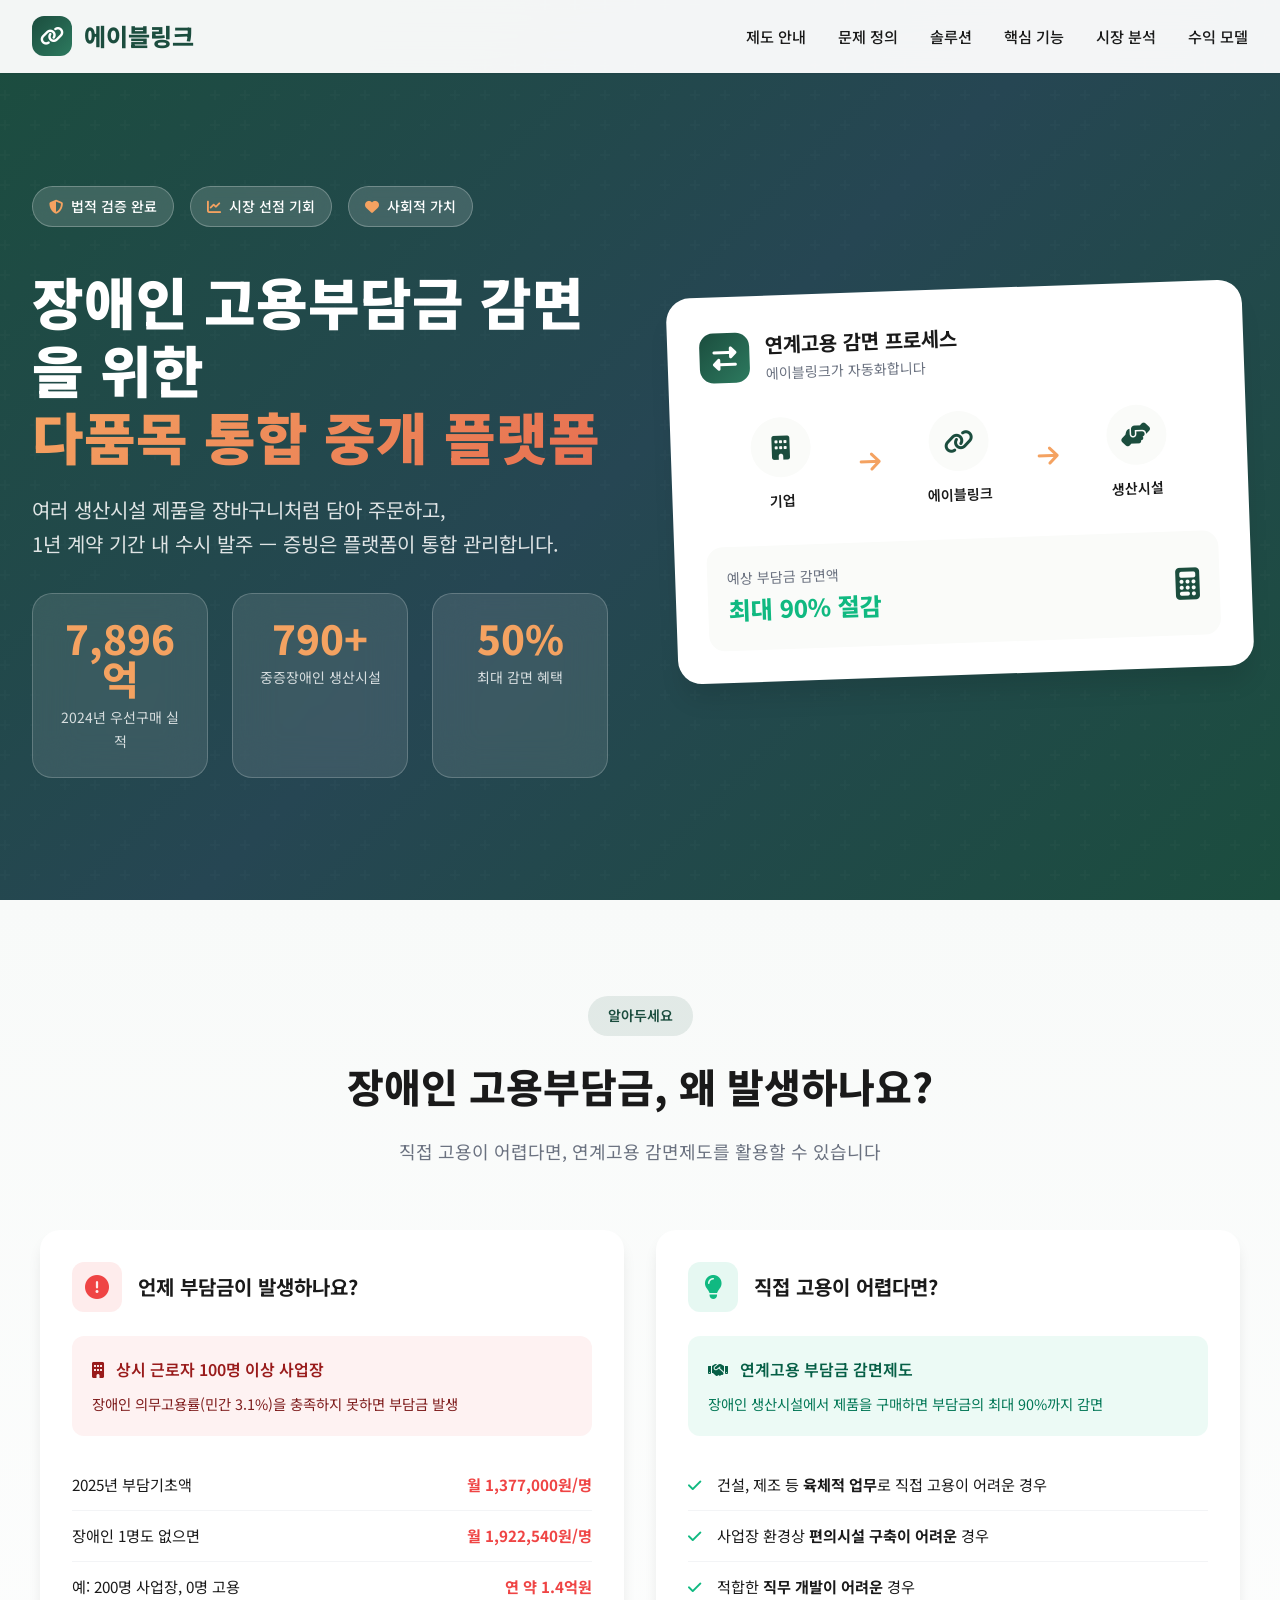
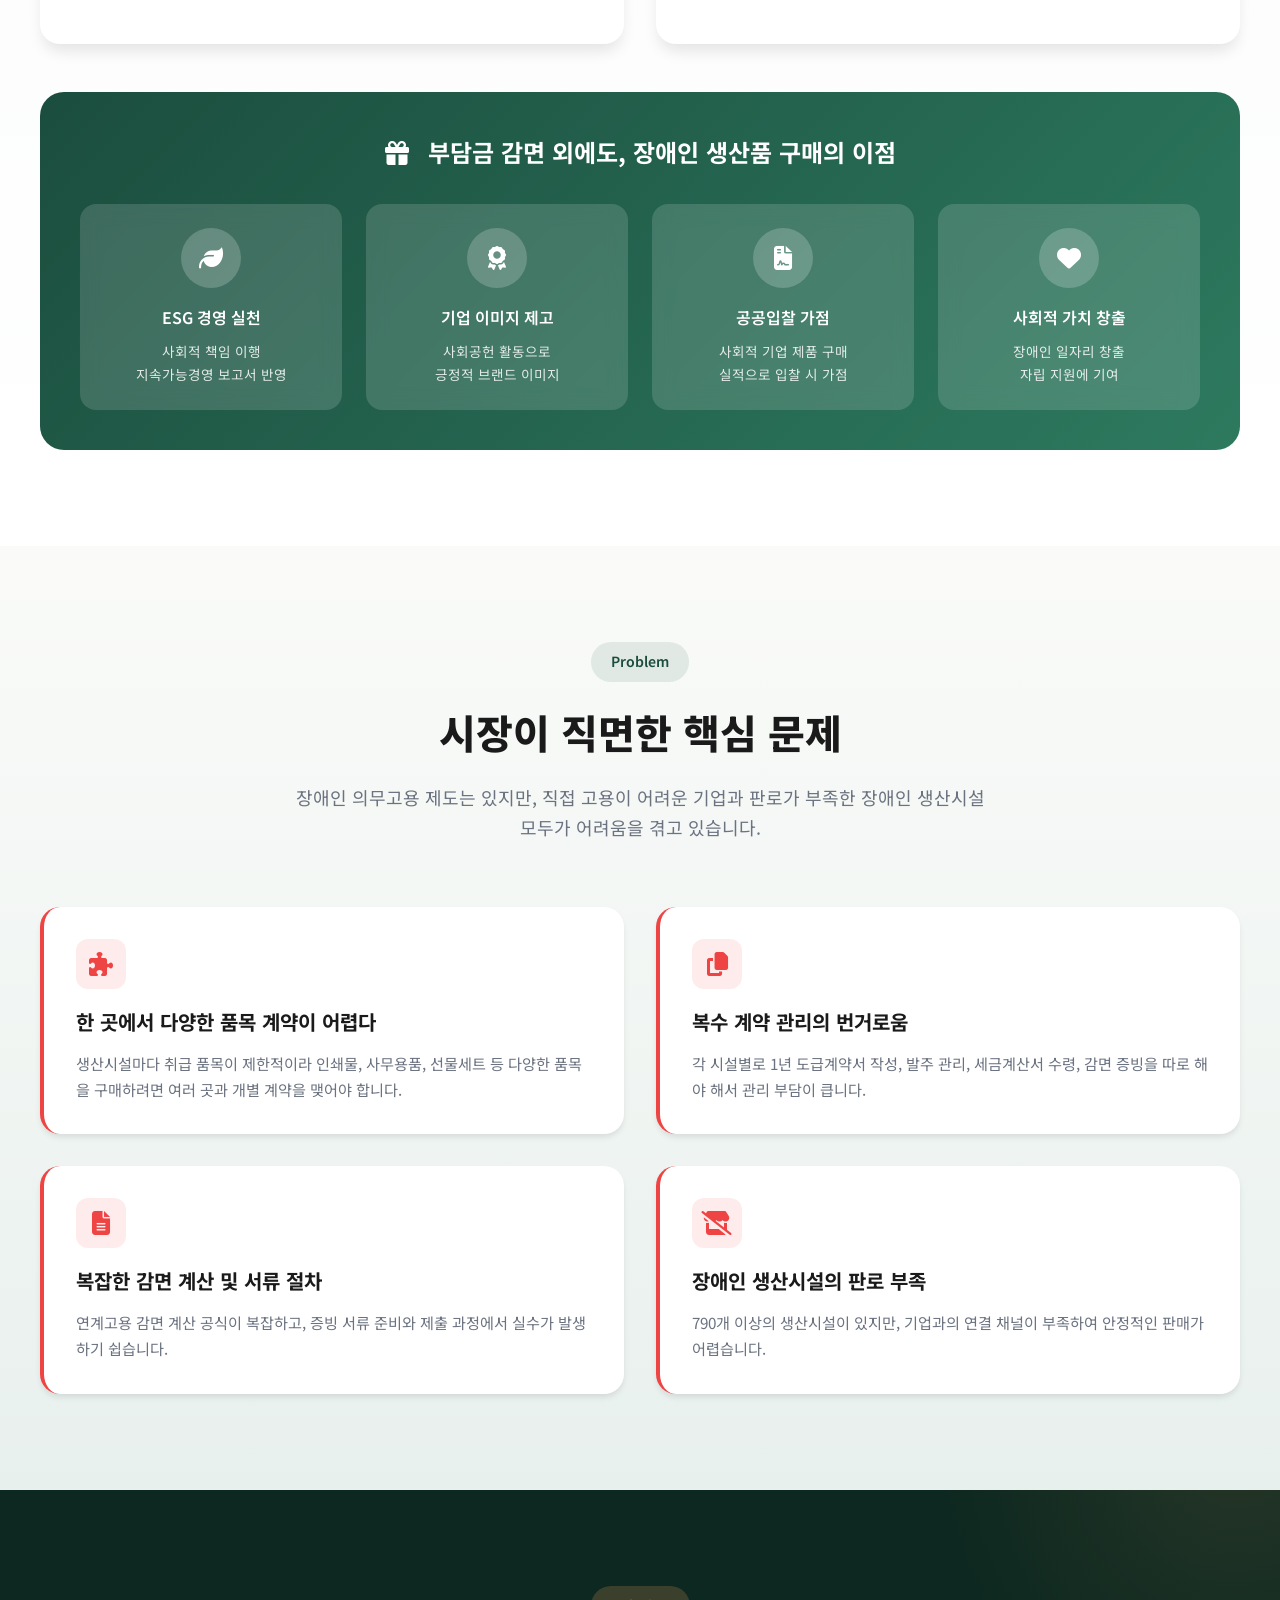
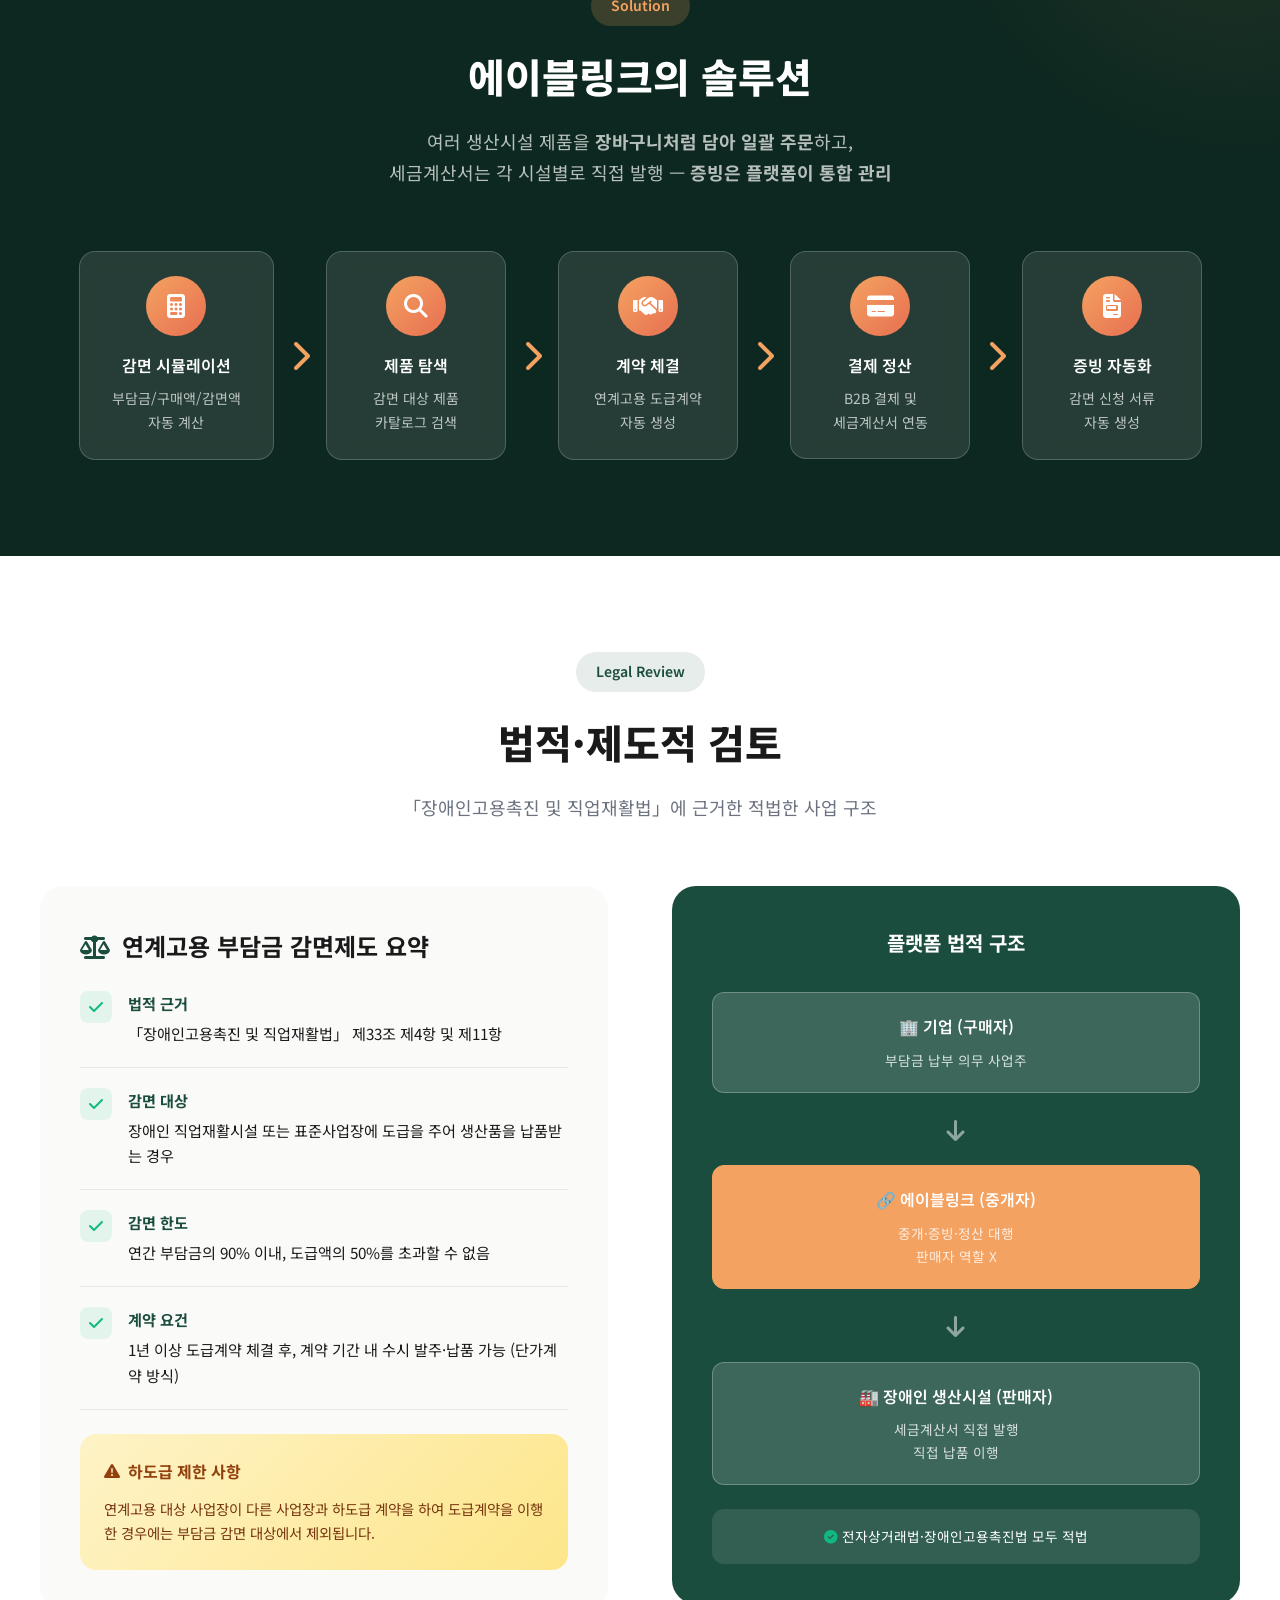
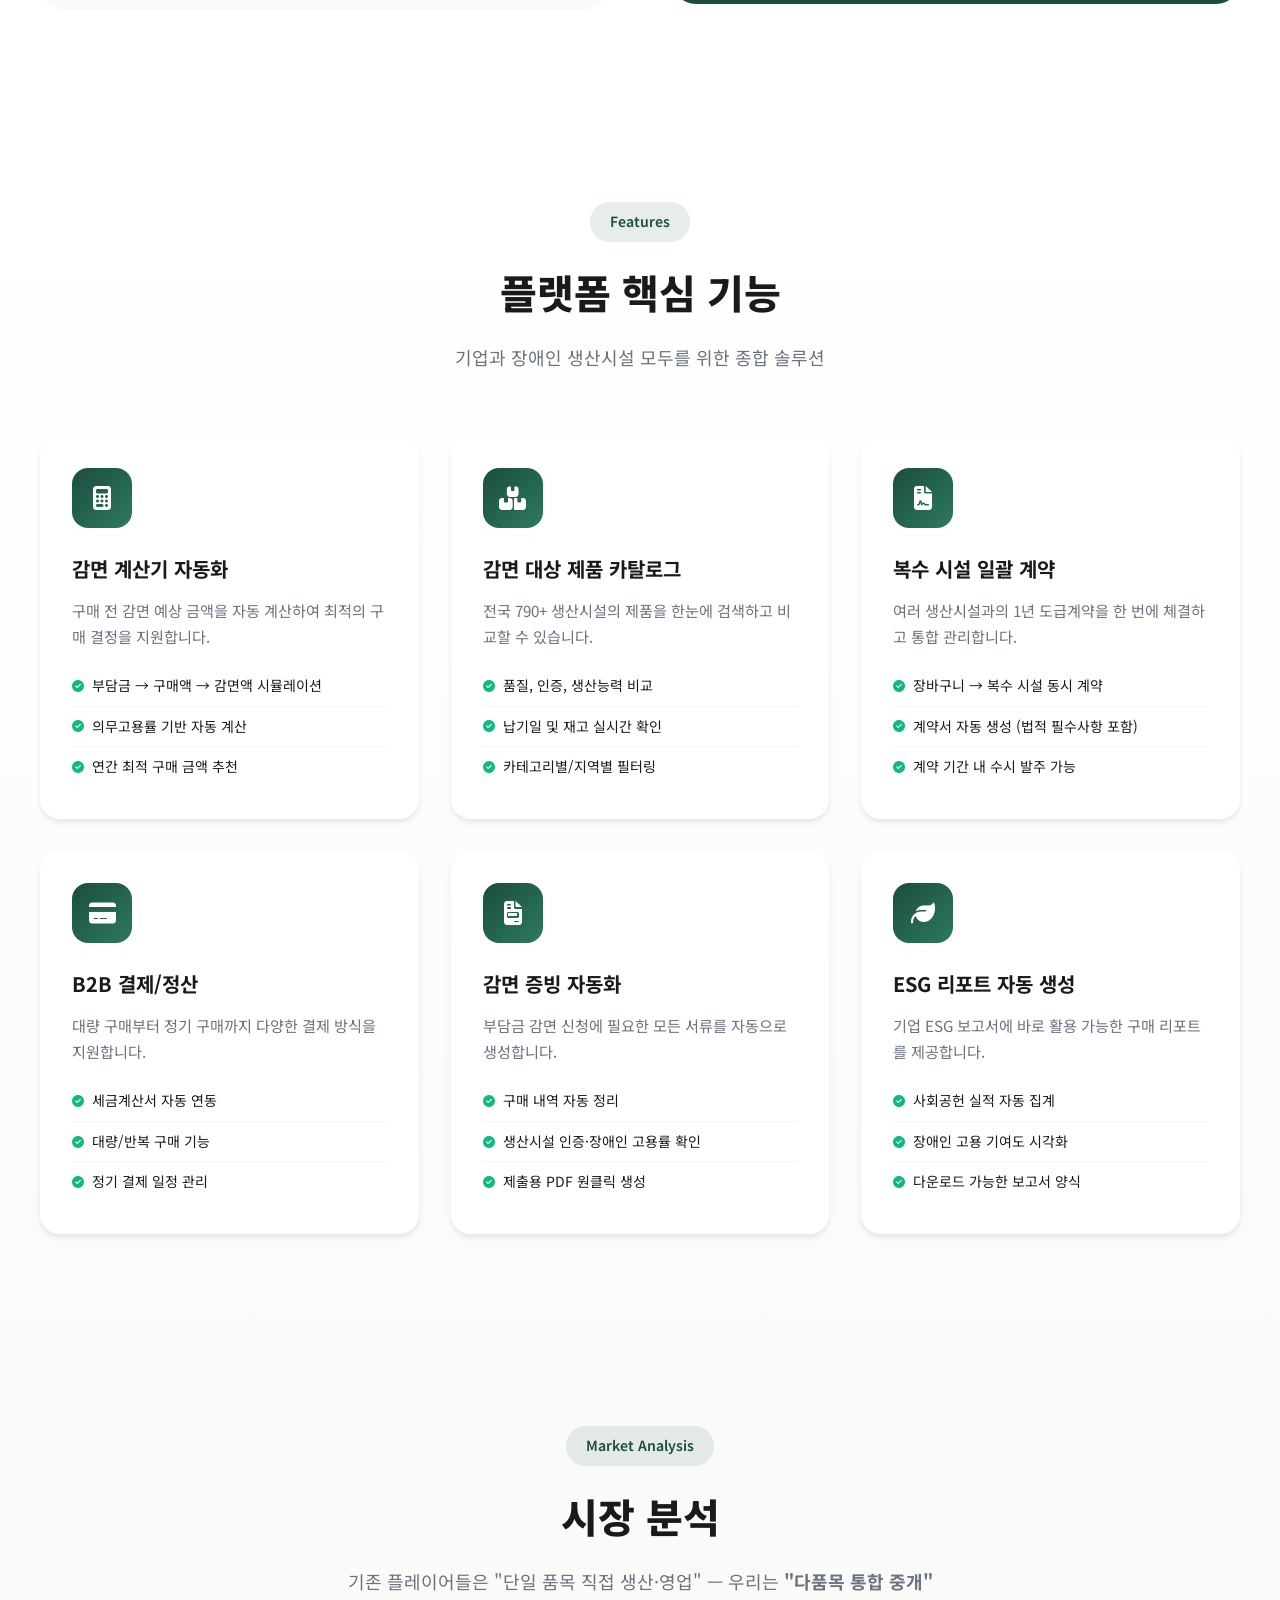
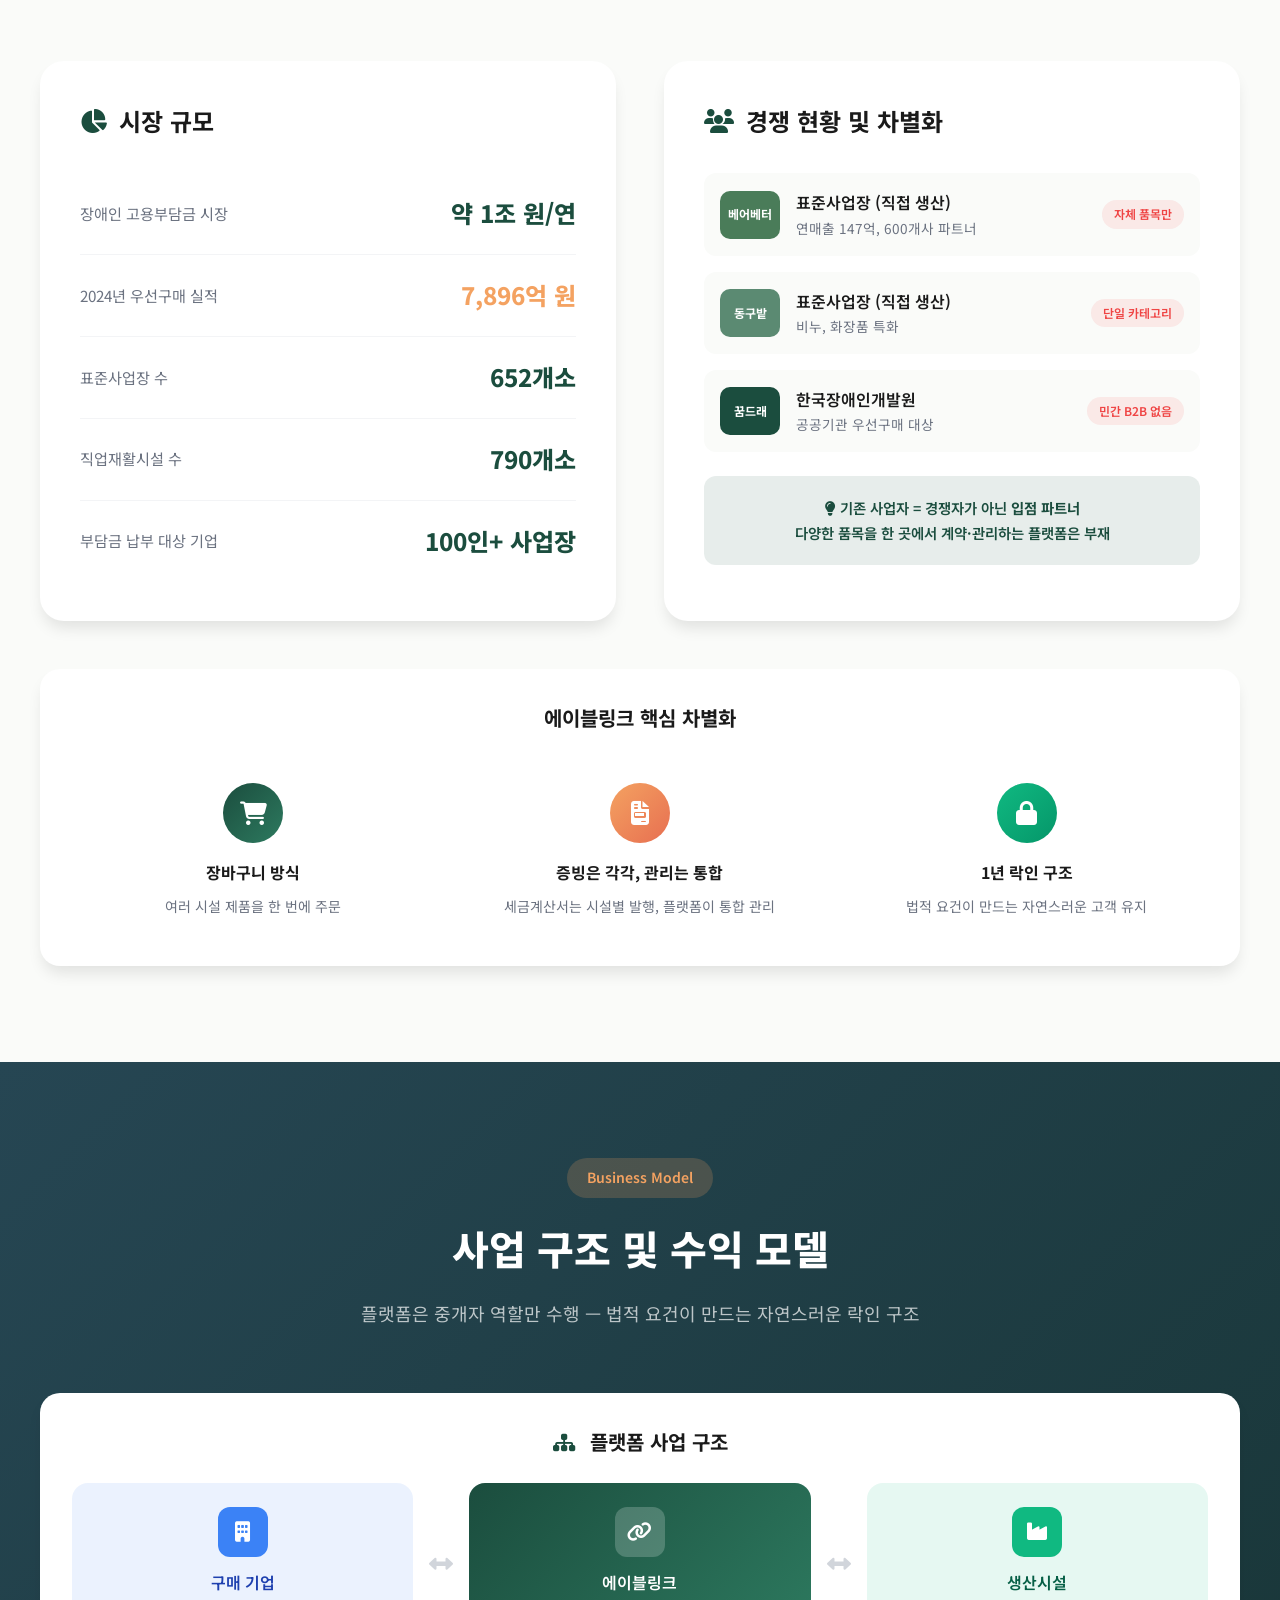
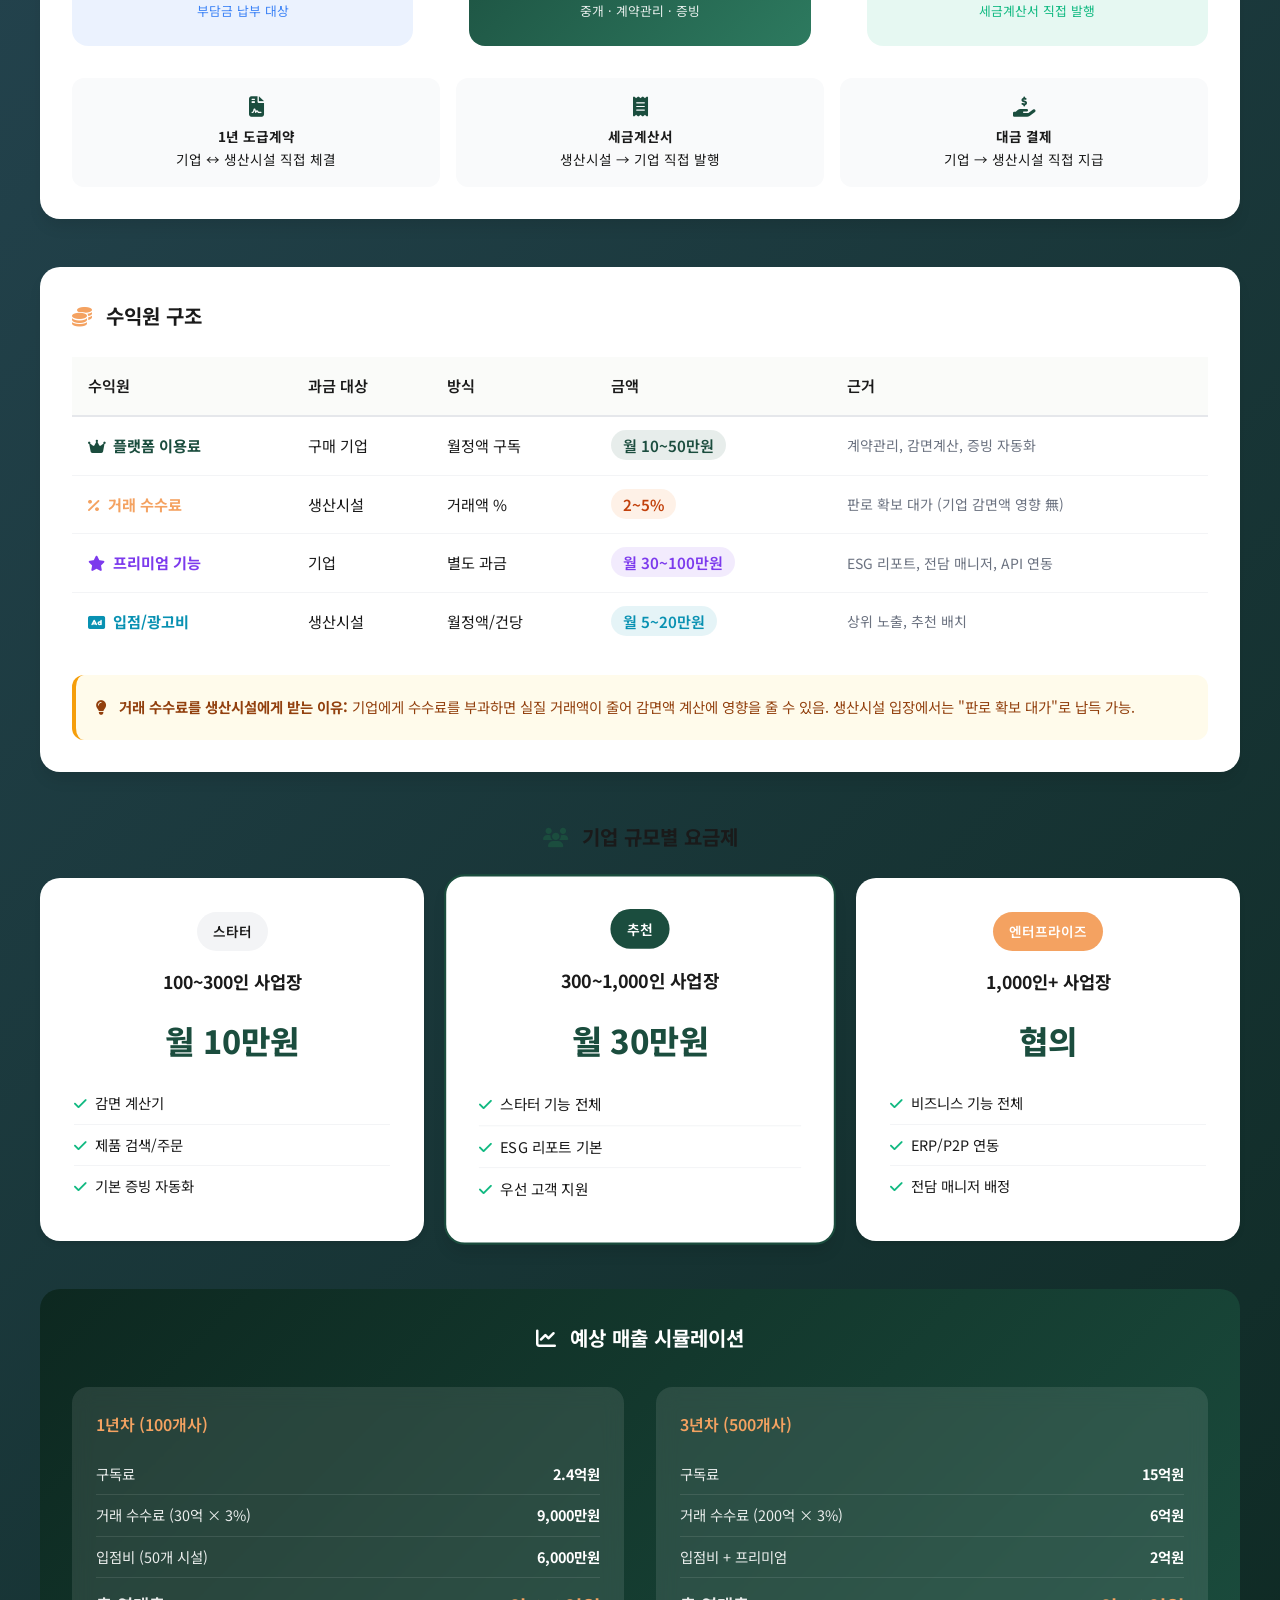
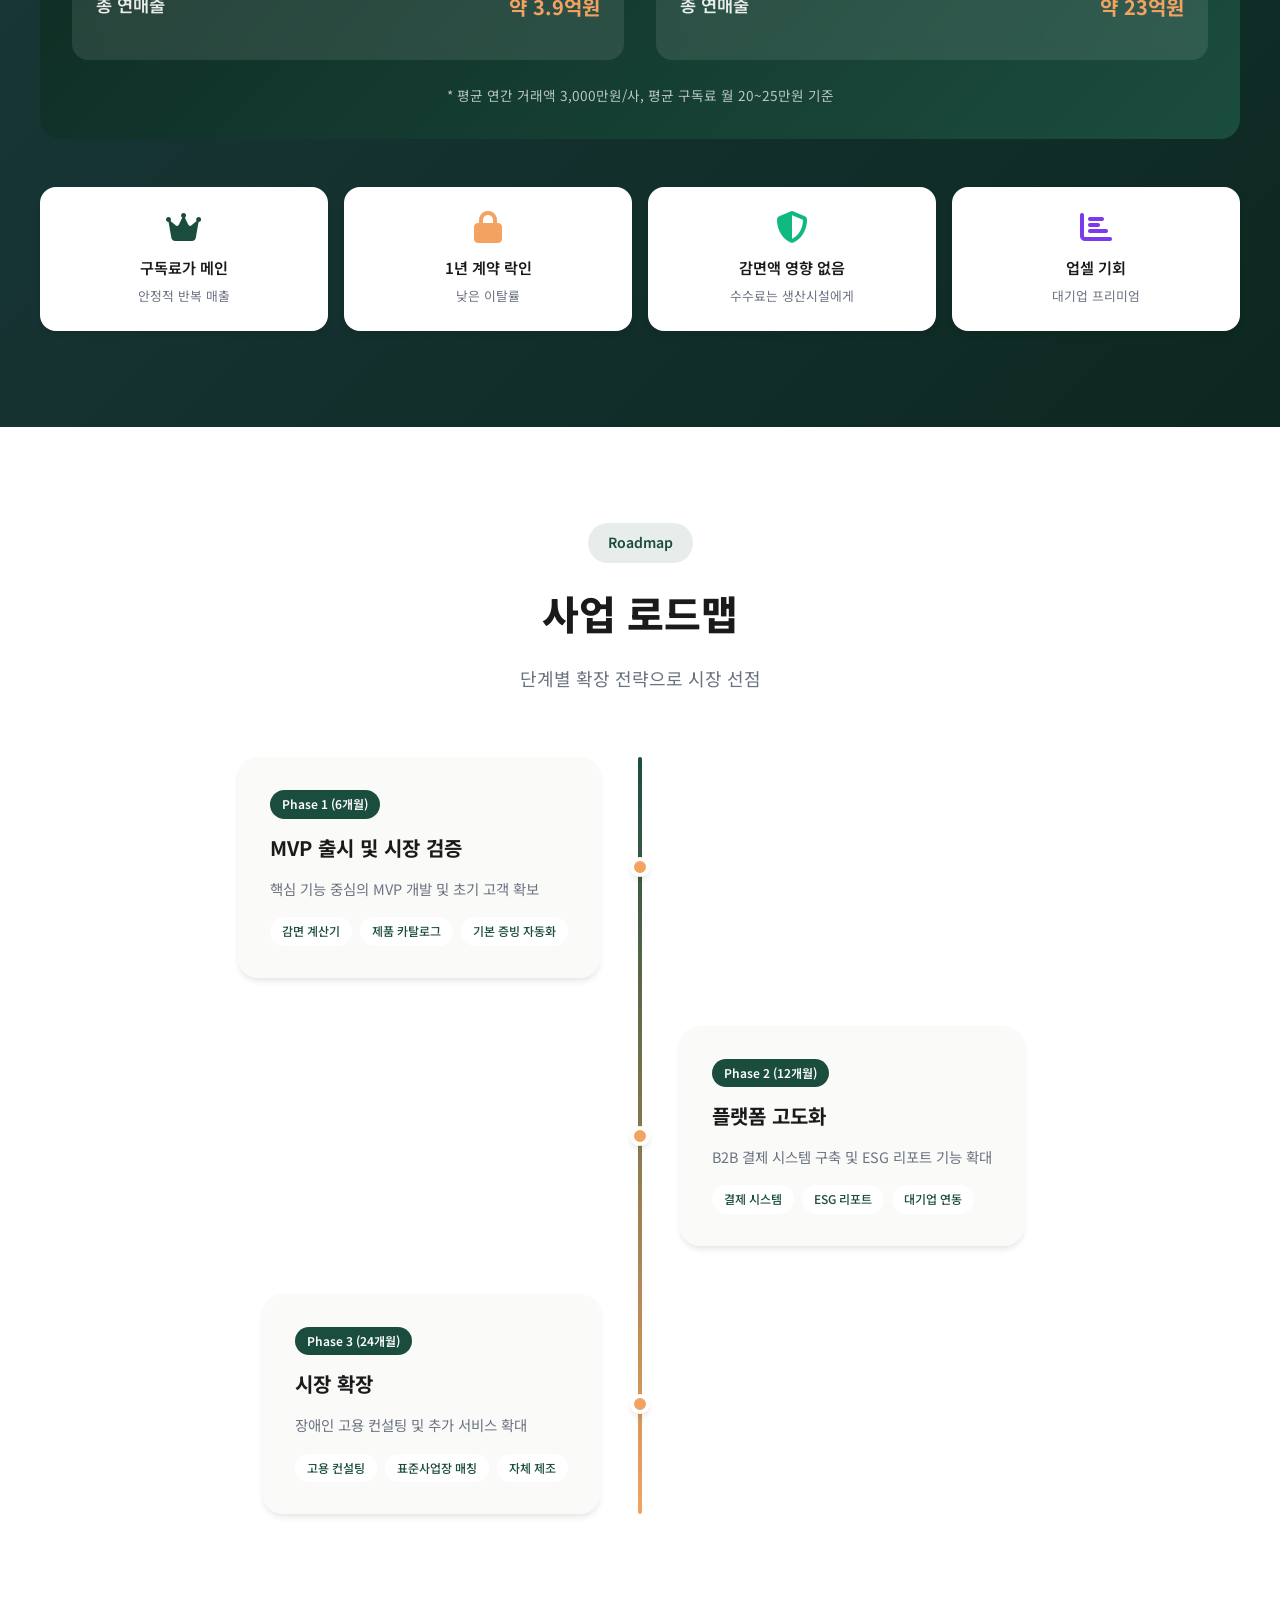
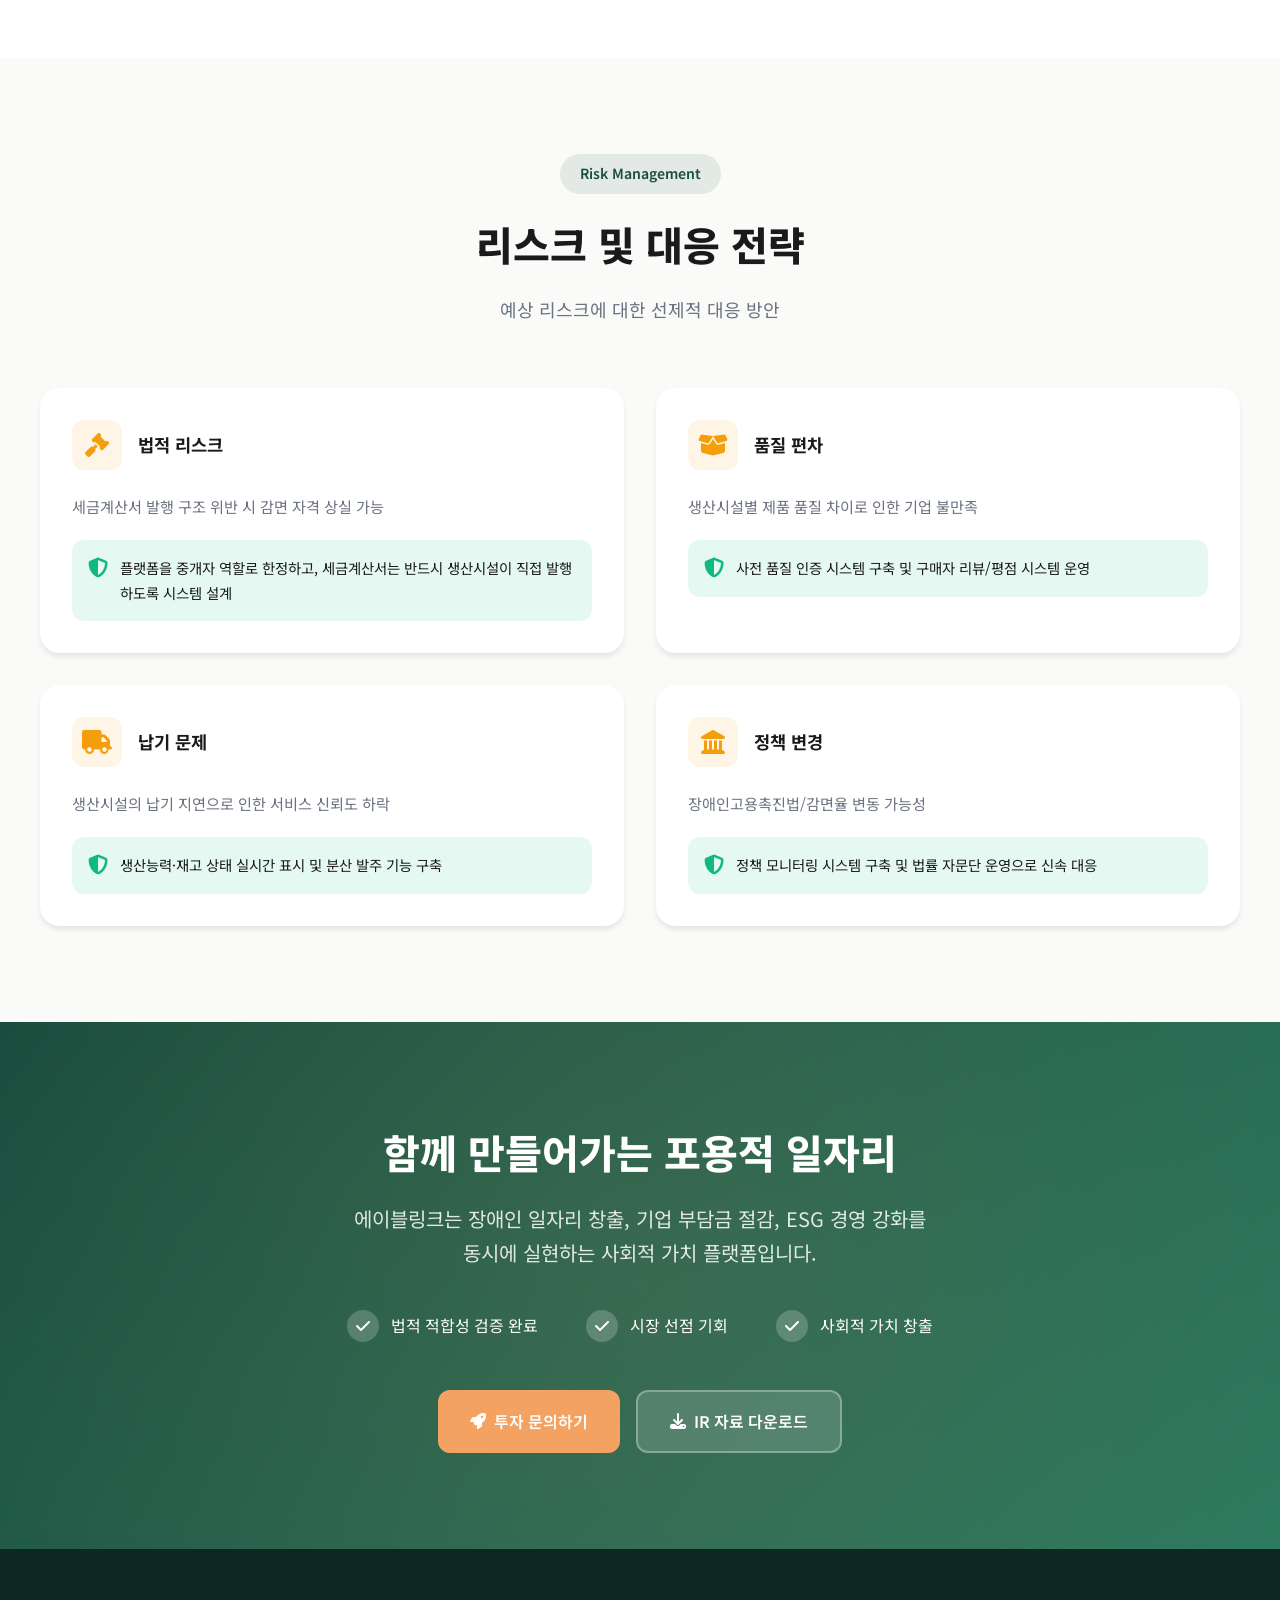
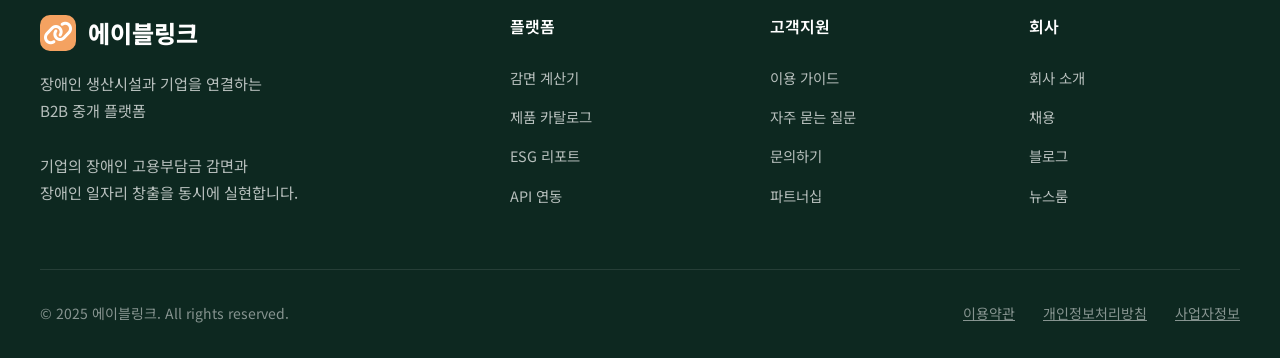
<file: model.html>
<!DOCTYPE html>
<html lang="ko">
<head>
    <meta charset="UTF-8">
    <meta name="viewport" content="width=device-width, initial-scale=1.0">
    <title>에이블링크 | 장애인 생산품 B2B 중개 플랫폼 사업기획서</title>
    <link href="https://fonts.googleapis.com/css2?family=Noto+Sans+KR:wght@300;400;500;700;900&family=Pretendard:wght@400;500;600;700;800&display=swap" rel="stylesheet">
    <link rel="stylesheet" href="https://cdnjs.cloudflare.com/ajax/libs/font-awesome/6.4.0/css/all.min.css">
    <style>
        :root {
            --primary: #1B4D3E;
            --primary-light: #2D7A5F;
            --primary-dark: #0D2820;
            --accent: #F4A261;
            --accent-light: #FFD4A3;
            --secondary: #264653;
            --background: #FAFBF9;
            --text-dark: #1A1A1A;
            --text-muted: #6B7280;
            --white: #FFFFFF;
            --success: #10B981;
            --warning: #F59E0B;
            --danger: #EF4444;
            --gradient-primary: linear-gradient(135deg, #1B4D3E 0%, #2D7A5F 100%);
            --gradient-warm: linear-gradient(135deg, #F4A261 0%, #E76F51 100%);
            --shadow-sm: 0 1px 2px rgba(0,0,0,0.05);
            --shadow-md: 0 4px 6px -1px rgba(0,0,0,0.1);
            --shadow-lg: 0 10px 15px -3px rgba(0,0,0,0.1);
            --shadow-xl: 0 20px 25px -5px rgba(0,0,0,0.1);
        }

        * {
            margin: 0;
            padding: 0;
            box-sizing: border-box;
        }

        html {
            scroll-behavior: smooth;
        }

        body {
            font-family: 'Pretendard', 'Noto Sans KR', sans-serif;
            background-color: var(--background);
            color: var(--text-dark);
            line-height: 1.7;
            overflow-x: hidden;
        }

        /* Navigation */
        .nav {
            position: fixed;
            top: 0;
            left: 0;
            right: 0;
            background: rgba(255,255,255,0.95);
            backdrop-filter: blur(20px);
            z-index: 1000;
            padding: 1rem 2rem;
            box-shadow: var(--shadow-sm);
            transition: all 0.3s ease;
        }

        .nav-container {
            max-width: 1400px;
            margin: 0 auto;
            display: flex;
            justify-content: space-between;
            align-items: center;
        }

        .nav-logo {
            display: flex;
            align-items: center;
            gap: 0.75rem;
            font-weight: 800;
            font-size: 1.5rem;
            color: var(--primary);
            text-decoration: none;
        }

        .nav-logo-icon {
            width: 40px;
            height: 40px;
            background: var(--gradient-primary);
            border-radius: 12px;
            display: flex;
            align-items: center;
            justify-content: center;
            color: white;
            font-size: 1.2rem;
        }

        .nav-links {
            display: flex;
            gap: 2rem;
            list-style: none;
        }

        .nav-links a {
            color: var(--text-dark);
            text-decoration: none;
            font-weight: 500;
            font-size: 0.95rem;
            transition: color 0.2s;
            position: relative;
        }

        .nav-links a:hover {
            color: var(--primary);
        }

        .nav-links a::after {
            content: '';
            position: absolute;
            bottom: -4px;
            left: 0;
            width: 0;
            height: 2px;
            background: var(--primary);
            transition: width 0.3s;
        }

        .nav-links a:hover::after {
            width: 100%;
        }

        /* Hero Section */
        .hero {
            min-height: 100vh;
            background: linear-gradient(135deg, #1B4D3E 0%, #264653 50%, #1B4D3E 100%);
            position: relative;
            display: flex;
            align-items: center;
            overflow: hidden;
        }

        .hero::before {
            content: '';
            position: absolute;
            top: 0;
            left: 0;
            right: 0;
            bottom: 0;
            background: url("data:image/svg+xml,%3Csvg width='60' height='60' viewBox='0 0 60 60' xmlns='http://www.w3.org/2000/svg'%3E%3Cg fill='none' fill-rule='evenodd'%3E%3Cg fill='%23ffffff' fill-opacity='0.03'%3E%3Cpath d='M36 34v-4h-2v4h-4v2h4v4h2v-4h4v-2h-4zm0-30V0h-2v4h-4v2h4v4h2V6h4V4h-4zM6 34v-4H4v4H0v2h4v4h2v-4h4v-2H6zM6 4V0H4v4H0v2h4v4h2V6h4V4H6z'/%3E%3C/g%3E%3C/g%3E%3C/svg%3E");
            opacity: 0.5;
        }

        .hero-content {
            max-width: 1400px;
            margin: 0 auto;
            padding: 8rem 2rem 4rem;
            display: grid;
            grid-template-columns: 1fr 1fr;
            gap: 4rem;
            align-items: center;
            position: relative;
            z-index: 1;
        }

        .hero-text h1 {
            font-size: 3.5rem;
            font-weight: 900;
            color: white;
            line-height: 1.2;
            margin-bottom: 1.5rem;
        }

        .hero-text h1 span {
            background: var(--gradient-warm);
            -webkit-background-clip: text;
            -webkit-text-fill-color: transparent;
            background-clip: text;
        }

        .hero-text .subtitle {
            font-size: 1.25rem;
            color: rgba(255,255,255,0.85);
            margin-bottom: 2rem;
            font-weight: 400;
        }

        .hero-badges {
            display: flex;
            gap: 1rem;
            flex-wrap: wrap;
            margin-bottom: 2.5rem;
        }

        .badge {
            padding: 0.5rem 1rem;
            background: rgba(255,255,255,0.15);
            border: 1px solid rgba(255,255,255,0.25);
            border-radius: 50px;
            color: white;
            font-size: 0.875rem;
            font-weight: 500;
            backdrop-filter: blur(10px);
        }

        .badge i {
            margin-right: 0.5rem;
            color: var(--accent);
        }

        .hero-stats {
            display: grid;
            grid-template-columns: repeat(3, 1fr);
            gap: 1.5rem;
        }

        .stat-card {
            background: rgba(255,255,255,0.1);
            backdrop-filter: blur(20px);
            border: 1px solid rgba(255,255,255,0.2);
            border-radius: 20px;
            padding: 1.5rem;
            text-align: center;
        }

        .stat-card .number {
            font-size: 2.5rem;
            font-weight: 800;
            color: var(--accent);
            line-height: 1;
        }

        .stat-card .label {
            font-size: 0.875rem;
            color: rgba(255,255,255,0.8);
            margin-top: 0.5rem;
        }

        .hero-visual {
            position: relative;
        }

        .hero-card {
            background: white;
            border-radius: 24px;
            padding: 2rem;
            box-shadow: var(--shadow-xl);
            transform: rotate(-2deg);
            animation: float 6s ease-in-out infinite;
        }

        @keyframes float {
            0%, 100% { transform: rotate(-2deg) translateY(0); }
            50% { transform: rotate(-2deg) translateY(-20px); }
        }

        .hero-card-header {
            display: flex;
            align-items: center;
            gap: 1rem;
            margin-bottom: 1.5rem;
        }

        .hero-card-icon {
            width: 50px;
            height: 50px;
            background: var(--gradient-primary);
            border-radius: 14px;
            display: flex;
            align-items: center;
            justify-content: center;
            color: white;
            font-size: 1.5rem;
        }

        .hero-card-title {
            font-size: 1.25rem;
            font-weight: 700;
            color: var(--text-dark);
        }

        .hero-card-subtitle {
            font-size: 0.875rem;
            color: var(--text-muted);
        }

        .hero-card-flow {
            display: flex;
            align-items: center;
            justify-content: space-between;
            margin: 2rem 0;
        }

        .flow-step {
            text-align: center;
            flex: 1;
        }

        .flow-icon {
            width: 60px;
            height: 60px;
            margin: 0 auto 0.75rem;
            background: var(--background);
            border-radius: 50%;
            display: flex;
            align-items: center;
            justify-content: center;
            font-size: 1.5rem;
            color: var(--primary);
        }

        .flow-label {
            font-size: 0.875rem;
            font-weight: 600;
            color: var(--text-dark);
        }

        .flow-arrow {
            color: var(--accent);
            font-size: 1.5rem;
        }

        .hero-card-bottom {
            background: var(--background);
            border-radius: 16px;
            padding: 1.25rem;
            display: flex;
            justify-content: space-between;
            align-items: center;
        }

        .savings-label {
            font-size: 0.875rem;
            color: var(--text-muted);
        }

        .savings-amount {
            font-size: 1.5rem;
            font-weight: 800;
            color: var(--success);
        }

        /* Section Styles */
        .section {
            padding: 6rem 2rem;
        }

        .section-container {
            max-width: 1200px;
            margin: 0 auto;
        }

        .section-header {
            text-align: center;
            margin-bottom: 4rem;
        }

        .section-tag {
            display: inline-block;
            padding: 0.5rem 1.25rem;
            background: rgba(27, 77, 62, 0.1);
            color: var(--primary);
            border-radius: 50px;
            font-size: 0.875rem;
            font-weight: 600;
            margin-bottom: 1rem;
        }

        .section-title {
            font-size: 2.5rem;
            font-weight: 800;
            color: var(--text-dark);
            margin-bottom: 1rem;
        }

        .section-desc {
            font-size: 1.125rem;
            color: var(--text-muted);
            max-width: 700px;
            margin: 0 auto;
        }

        /* Problem Section */
        .problem-section {
            background: linear-gradient(180deg, var(--background) 0%, #E8F0ED 100%);
        }

        .problem-grid {
            display: grid;
            grid-template-columns: repeat(2, 1fr);
            gap: 2rem;
        }

        .problem-card {
            background: white;
            border-radius: 20px;
            padding: 2rem;
            box-shadow: var(--shadow-md);
            border-left: 4px solid var(--danger);
            transition: transform 0.3s, box-shadow 0.3s;
        }

        .problem-card:hover {
            transform: translateY(-5px);
            box-shadow: var(--shadow-xl);
        }

        .problem-icon {
            width: 50px;
            height: 50px;
            background: rgba(239, 68, 68, 0.1);
            border-radius: 12px;
            display: flex;
            align-items: center;
            justify-content: center;
            font-size: 1.5rem;
            color: var(--danger);
            margin-bottom: 1rem;
        }

        .problem-card h3 {
            font-size: 1.25rem;
            font-weight: 700;
            margin-bottom: 0.75rem;
            color: var(--text-dark);
        }

        .problem-card p {
            color: var(--text-muted);
            font-size: 0.95rem;
        }

        /* Solution Section */
        .solution-section {
            background: var(--primary-dark);
            color: white;
            position: relative;
            overflow: hidden;
        }

        .solution-section::before {
            content: '';
            position: absolute;
            top: -50%;
            right: -20%;
            width: 600px;
            height: 600px;
            background: radial-gradient(circle, rgba(244, 162, 97, 0.1) 0%, transparent 70%);
            border-radius: 50%;
        }

        .solution-section .section-tag {
            background: rgba(244, 162, 97, 0.2);
            color: var(--accent);
        }

        .solution-section .section-title {
            color: white;
        }

        .solution-section .section-desc {
            color: rgba(255,255,255,0.7);
        }

        .solution-flow {
            display: flex;
            align-items: center;
            justify-content: center;
            gap: 1rem;
            margin-top: 3rem;
            flex-wrap: wrap;
        }

        .solution-step {
            background: rgba(255,255,255,0.1);
            border: 1px solid rgba(255,255,255,0.2);
            border-radius: 16px;
            padding: 1.5rem 2rem;
            text-align: center;
            backdrop-filter: blur(10px);
            min-width: 180px;
        }

        .solution-step-icon {
            width: 60px;
            height: 60px;
            margin: 0 auto 1rem;
            background: var(--gradient-warm);
            border-radius: 50%;
            display: flex;
            align-items: center;
            justify-content: center;
            font-size: 1.5rem;
            color: white;
        }

        .solution-step h4 {
            font-size: 1rem;
            font-weight: 600;
            margin-bottom: 0.5rem;
            color: white;
        }

        .solution-step p {
            font-size: 0.875rem;
            color: rgba(255,255,255,0.7);
        }

        .solution-arrow {
            font-size: 2rem;
            color: var(--accent);
        }

        /* Legal Section */
        .legal-section {
            background: white;
        }

        .legal-content {
            display: grid;
            grid-template-columns: 1fr 1fr;
            gap: 4rem;
            align-items: start;
        }

        .legal-info {
            background: var(--background);
            border-radius: 24px;
            padding: 2.5rem;
        }

        .legal-title {
            font-size: 1.5rem;
            font-weight: 700;
            margin-bottom: 1.5rem;
            color: var(--text-dark);
            display: flex;
            align-items: center;
            gap: 0.75rem;
        }

        .legal-title i {
            color: var(--primary);
        }

        .legal-item {
            display: flex;
            align-items: flex-start;
            gap: 1rem;
            margin-bottom: 1.25rem;
            padding-bottom: 1.25rem;
            border-bottom: 1px solid #E5E7EB;
        }

        .legal-item:last-child {
            border-bottom: none;
            margin-bottom: 0;
            padding-bottom: 0;
        }

        .legal-item-icon {
            width: 32px;
            height: 32px;
            background: rgba(16, 185, 129, 0.1);
            border-radius: 8px;
            display: flex;
            align-items: center;
            justify-content: center;
            color: var(--success);
            flex-shrink: 0;
        }

        .legal-item-text {
            font-size: 0.95rem;
            color: var(--text-dark);
        }

        .legal-item-text strong {
            display: block;
            margin-bottom: 0.25rem;
            color: var(--primary);
        }

        .legal-warning {
            background: linear-gradient(135deg, #FEF3C7 0%, #FDE68A 100%);
            border-radius: 16px;
            padding: 1.5rem;
            margin-top: 1.5rem;
        }

        .legal-warning-title {
            font-weight: 700;
            color: #92400E;
            margin-bottom: 0.75rem;
            display: flex;
            align-items: center;
            gap: 0.5rem;
        }

        .legal-warning p {
            font-size: 0.9rem;
            color: #78350F;
        }

        .legal-structure {
            background: var(--primary);
            border-radius: 24px;
            padding: 2.5rem;
            color: white;
        }

        .structure-title {
            font-size: 1.25rem;
            font-weight: 700;
            margin-bottom: 2rem;
            text-align: center;
        }

        .structure-diagram {
            display: flex;
            flex-direction: column;
            gap: 1rem;
        }

        .structure-box {
            background: rgba(255,255,255,0.15);
            border: 1px solid rgba(255,255,255,0.25);
            border-radius: 12px;
            padding: 1.25rem;
            text-align: center;
        }

        .structure-box.highlight {
            background: var(--accent);
            border-color: var(--accent);
        }

        .structure-box h5 {
            font-size: 1rem;
            font-weight: 600;
            margin-bottom: 0.5rem;
        }

        .structure-box p {
            font-size: 0.85rem;
            opacity: 0.8;
        }

        .structure-arrow-down {
            text-align: center;
            font-size: 1.5rem;
            color: rgba(255,255,255,0.5);
        }

        /* Features Section */
        .features-section {
            background: linear-gradient(180deg, white 0%, var(--background) 100%);
        }

        .features-grid {
            display: grid;
            grid-template-columns: repeat(3, 1fr);
            gap: 2rem;
        }

        .feature-card {
            background: white;
            border-radius: 20px;
            padding: 2rem;
            box-shadow: var(--shadow-md);
            transition: all 0.3s;
            position: relative;
            overflow: hidden;
        }

        .feature-card::before {
            content: '';
            position: absolute;
            top: 0;
            left: 0;
            right: 0;
            height: 4px;
            background: var(--gradient-primary);
            transform: scaleX(0);
            transform-origin: left;
            transition: transform 0.3s;
        }

        .feature-card:hover {
            transform: translateY(-10px);
            box-shadow: var(--shadow-xl);
        }

        .feature-card:hover::before {
            transform: scaleX(1);
        }

        .feature-icon {
            width: 60px;
            height: 60px;
            background: var(--gradient-primary);
            border-radius: 16px;
            display: flex;
            align-items: center;
            justify-content: center;
            font-size: 1.5rem;
            color: white;
            margin-bottom: 1.5rem;
        }

        .feature-card h3 {
            font-size: 1.25rem;
            font-weight: 700;
            margin-bottom: 0.75rem;
            color: var(--text-dark);
        }

        .feature-card p {
            color: var(--text-muted);
            font-size: 0.95rem;
            margin-bottom: 1rem;
        }

        .feature-list {
            list-style: none;
        }

        .feature-list li {
            font-size: 0.875rem;
            color: var(--text-dark);
            padding: 0.5rem 0;
            border-bottom: 1px solid #F3F4F6;
            display: flex;
            align-items: center;
            gap: 0.5rem;
        }

        .feature-list li:last-child {
            border-bottom: none;
        }

        .feature-list li i {
            color: var(--success);
            font-size: 0.75rem;
        }

        /* Market Section */
        .market-section {
            background: var(--background);
        }

        .market-grid {
            display: grid;
            grid-template-columns: 1fr 1fr;
            gap: 3rem;
        }

        .market-card {
            background: white;
            border-radius: 24px;
            padding: 2.5rem;
            box-shadow: var(--shadow-lg);
        }

        .market-card h3 {
            font-size: 1.5rem;
            font-weight: 700;
            margin-bottom: 2rem;
            color: var(--text-dark);
            display: flex;
            align-items: center;
            gap: 0.75rem;
        }

        .market-card h3 i {
            color: var(--primary);
        }

        .market-stat {
            display: flex;
            justify-content: space-between;
            align-items: center;
            padding: 1.25rem 0;
            border-bottom: 1px solid #F3F4F6;
        }

        .market-stat:last-child {
            border-bottom: none;
        }

        .market-stat-label {
            font-size: 0.95rem;
            color: var(--text-muted);
        }

        .market-stat-value {
            font-size: 1.5rem;
            font-weight: 800;
            color: var(--primary);
        }

        .market-stat-value.highlight {
            color: var(--accent);
        }

        .competitor-list {
            display: flex;
            flex-direction: column;
            gap: 1rem;
        }

        .competitor-item {
            display: flex;
            align-items: center;
            gap: 1rem;
            padding: 1rem;
            background: var(--background);
            border-radius: 12px;
            flex-wrap: nowrap;
        }

        .competitor-info {
            flex: 1;
            min-width: 0;
        }

        .competitor-logo {
            min-width: 60px;
            width: 60px;
            height: 48px;
            background: var(--primary);
            border-radius: 10px;
            display: flex;
            align-items: center;
            justify-content: center;
            color: white;
            font-weight: 700;
            font-size: 0.75rem;
            flex-shrink: 0;
            text-align: center;
            line-height: 1.2;
            padding: 0.25rem;
        }

        .competitor-info h4 {
            font-size: 1rem;
            font-weight: 600;
            color: var(--text-dark);
        }

        .competitor-info p {
            font-size: 0.85rem;
            color: var(--text-muted);
        }

        .competitor-gap {
            margin-left: auto;
            padding: 0.25rem 0.75rem;
            background: rgba(239, 68, 68, 0.1);
            color: var(--danger);
            border-radius: 50px;
            font-size: 0.75rem;
            font-weight: 600;
            white-space: nowrap;
            flex-shrink: 0;
        }

        /* Revenue Section */
        .revenue-section {
            background: linear-gradient(135deg, var(--secondary) 0%, var(--primary-dark) 100%);
            color: white;
        }

        .revenue-section .section-tag {
            background: rgba(244, 162, 97, 0.2);
            color: var(--accent);
        }

        .revenue-section .section-title {
            color: white;
        }

        .revenue-section .section-desc {
            color: rgba(255,255,255,0.7);
        }

        .revenue-grid {
            display: grid;
            grid-template-columns: repeat(4, 1fr);
            gap: 1.5rem;
            margin-top: 3rem;
        }

        .revenue-card {
            background: rgba(255,255,255,0.1);
            border: 1px solid rgba(255,255,255,0.2);
            border-radius: 20px;
            padding: 2rem 1.5rem;
            text-align: center;
            backdrop-filter: blur(10px);
            transition: all 0.3s;
        }

        .revenue-card:hover {
            background: rgba(255,255,255,0.15);
            transform: translateY(-5px);
        }

        .revenue-card-icon {
            width: 60px;
            height: 60px;
            margin: 0 auto 1.5rem;
            background: var(--gradient-warm);
            border-radius: 50%;
            display: flex;
            align-items: center;
            justify-content: center;
            font-size: 1.5rem;
            color: white;
        }

        .revenue-card h4 {
            font-size: 1.1rem;
            font-weight: 600;
            margin-bottom: 0.75rem;
            color: white;
        }

        .revenue-card p {
            font-size: 0.875rem;
            color: rgba(255,255,255,0.7);
            margin-bottom: 1rem;
        }

        .revenue-card .rate {
            font-size: 1.25rem;
            font-weight: 800;
            color: var(--accent);
        }

        /* Roadmap Section */
        .roadmap-section {
            background: white;
        }

        .roadmap-timeline {
            position: relative;
            max-width: 900px;
            margin: 0 auto;
        }

        .roadmap-timeline::before {
            content: '';
            position: absolute;
            left: 50%;
            top: 0;
            bottom: 0;
            width: 4px;
            background: linear-gradient(180deg, var(--primary) 0%, var(--accent) 100%);
            transform: translateX(-50%);
            border-radius: 2px;
        }

        .roadmap-item {
            display: flex;
            justify-content: flex-end;
            padding-right: calc(50% + 40px);
            position: relative;
            margin-bottom: 3rem;
        }

        .roadmap-item:nth-child(even) {
            justify-content: flex-start;
            padding-right: 0;
            padding-left: calc(50% + 40px);
        }

        .roadmap-content {
            background: var(--background);
            border-radius: 20px;
            padding: 2rem;
            max-width: 400px;
            position: relative;
            box-shadow: var(--shadow-md);
        }

        .roadmap-dot {
            position: absolute;
            width: 20px;
            height: 20px;
            background: var(--accent);
            border: 4px solid white;
            border-radius: 50%;
            top: 50%;
            transform: translateY(-50%);
            box-shadow: var(--shadow-md);
        }

        .roadmap-item:nth-child(odd) .roadmap-dot {
            right: calc(-40px - 10px);
        }

        .roadmap-item:nth-child(even) .roadmap-dot {
            left: calc(-40px - 10px);
        }

        .roadmap-phase {
            display: inline-block;
            padding: 0.25rem 0.75rem;
            background: var(--primary);
            color: white;
            border-radius: 50px;
            font-size: 0.75rem;
            font-weight: 600;
            margin-bottom: 0.75rem;
        }

        .roadmap-content h4 {
            font-size: 1.25rem;
            font-weight: 700;
            margin-bottom: 0.75rem;
            color: var(--text-dark);
        }

        .roadmap-content p {
            font-size: 0.9rem;
            color: var(--text-muted);
            margin-bottom: 1rem;
        }

        .roadmap-tags {
            display: flex;
            flex-wrap: wrap;
            gap: 0.5rem;
        }

        .roadmap-tag {
            padding: 0.25rem 0.75rem;
            background: white;
            border-radius: 50px;
            font-size: 0.75rem;
            color: var(--primary);
            font-weight: 500;
        }

        /* Risk Section */
        .risk-section {
            background: var(--background);
        }

        .risk-grid {
            display: grid;
            grid-template-columns: repeat(2, 1fr);
            gap: 2rem;
        }

        .risk-card {
            background: white;
            border-radius: 20px;
            padding: 2rem;
            box-shadow: var(--shadow-md);
        }

        .risk-header {
            display: flex;
            align-items: center;
            gap: 1rem;
            margin-bottom: 1.5rem;
        }

        .risk-icon {
            width: 50px;
            height: 50px;
            background: rgba(245, 158, 11, 0.1);
            border-radius: 12px;
            display: flex;
            align-items: center;
            justify-content: center;
            font-size: 1.5rem;
            color: var(--warning);
        }

        .risk-card h3 {
            font-size: 1.1rem;
            font-weight: 700;
            color: var(--text-dark);
        }

        .risk-card p {
            color: var(--text-muted);
            font-size: 0.95rem;
            margin-bottom: 1.25rem;
        }

        .risk-solution {
            background: rgba(16, 185, 129, 0.1);
            border-radius: 12px;
            padding: 1rem;
            display: flex;
            align-items: flex-start;
            gap: 0.75rem;
        }

        .risk-solution i {
            color: var(--success);
            font-size: 1.25rem;
            margin-top: 0.1rem;
        }

        .risk-solution span {
            font-size: 0.9rem;
            color: var(--text-dark);
        }

        /* CTA Section */
        .cta-section {
            background: var(--gradient-primary);
            padding: 6rem 2rem;
            text-align: center;
            position: relative;
            overflow: hidden;
        }

        .cta-section::before {
            content: '';
            position: absolute;
            top: -50%;
            left: -50%;
            width: 200%;
            height: 200%;
            background: radial-gradient(circle, rgba(244, 162, 97, 0.1) 0%, transparent 50%);
            animation: rotate 30s linear infinite;
        }

        @keyframes rotate {
            from { transform: rotate(0deg); }
            to { transform: rotate(360deg); }
        }

        .cta-content {
            position: relative;
            z-index: 1;
            max-width: 800px;
            margin: 0 auto;
        }

        .cta-title {
            font-size: 2.5rem;
            font-weight: 800;
            color: white;
            margin-bottom: 1rem;
        }

        .cta-desc {
            font-size: 1.25rem;
            color: rgba(255,255,255,0.85);
            margin-bottom: 2.5rem;
        }

        .cta-highlights {
            display: flex;
            justify-content: center;
            gap: 3rem;
            margin-bottom: 3rem;
            flex-wrap: wrap;
        }

        .cta-highlight {
            display: flex;
            align-items: center;
            gap: 0.75rem;
            color: white;
        }

        .cta-highlight i {
            width: 32px;
            height: 32px;
            background: rgba(255,255,255,0.2);
            border-radius: 50%;
            display: flex;
            align-items: center;
            justify-content: center;
        }

        .cta-buttons {
            display: flex;
            justify-content: center;
            gap: 1rem;
        }

        .btn {
            padding: 1rem 2rem;
            border-radius: 12px;
            font-size: 1rem;
            font-weight: 600;
            text-decoration: none;
            transition: all 0.3s;
            display: inline-flex;
            align-items: center;
            gap: 0.5rem;
        }

        .btn-primary {
            background: var(--accent);
            color: white;
        }

        .btn-primary:hover {
            background: #E76F51;
            transform: translateY(-2px);
        }

        .btn-secondary {
            background: rgba(255,255,255,0.15);
            color: white;
            border: 2px solid rgba(255,255,255,0.3);
        }

        .btn-secondary:hover {
            background: rgba(255,255,255,0.25);
        }

        /* Footer */
        .footer {
            background: var(--primary-dark);
            color: white;
            padding: 4rem 2rem 2rem;
        }

        .footer-content {
            max-width: 1200px;
            margin: 0 auto;
            display: grid;
            grid-template-columns: 2fr 1fr 1fr 1fr;
            gap: 3rem;
        }

        .footer-brand h3 {
            font-size: 1.5rem;
            font-weight: 800;
            margin-bottom: 1rem;
            display: flex;
            align-items: center;
            gap: 0.75rem;
        }

        .footer-brand p {
            color: rgba(255,255,255,0.7);
            font-size: 0.95rem;
            line-height: 1.8;
        }

        .footer-links h4 {
            font-size: 1rem;
            font-weight: 600;
            margin-bottom: 1.5rem;
        }

        .footer-links ul {
            list-style: none;
        }

        .footer-links li {
            margin-bottom: 0.75rem;
        }

        .footer-links a {
            color: rgba(255,255,255,0.7);
            text-decoration: none;
            font-size: 0.9rem;
            transition: color 0.2s;
        }

        .footer-links a:hover {
            color: var(--accent);
        }

        .footer-bottom {
            max-width: 1200px;
            margin: 3rem auto 0;
            padding-top: 2rem;
            border-top: 1px solid rgba(255,255,255,0.1);
            display: flex;
            justify-content: space-between;
            align-items: center;
            font-size: 0.875rem;
            color: rgba(255,255,255,0.5);
        }

        /* Responsive */
        @media (max-width: 1024px) {
            .hero-content {
                grid-template-columns: 1fr;
                text-align: center;
            }

            .hero-text h1 {
                font-size: 2.5rem;
            }

            .hero-badges {
                justify-content: center;
            }

            .hero-visual {
                display: none;
            }

            .features-grid {
                grid-template-columns: repeat(2, 1fr);
            }

            .revenue-grid {
                grid-template-columns: repeat(2, 1fr);
            }

            .legal-content {
                grid-template-columns: 1fr;
            }

            .market-grid {
                grid-template-columns: 1fr;
            }

            .footer-content {
                grid-template-columns: 1fr 1fr;
            }
        }

        @media (max-width: 768px) {
            .nav-links {
                display: none;
            }

            .hero-text h1 {
                font-size: 1.75rem;
                word-break: keep-all;
            }

            .hero-stats {
                grid-template-columns: 1fr;
            }

            .section {
                padding: 3rem 1rem;
            }

            .section-title {
                font-size: 1.5rem;
                word-break: keep-all;
            }

            .section-desc {
                font-size: 1rem;
            }

            .problem-grid,
            .features-grid,
            .risk-grid {
                grid-template-columns: 1fr;
            }

            .revenue-grid {
                grid-template-columns: 1fr;
            }

            .solution-flow {
                flex-direction: column;
            }

            .solution-arrow {
                transform: rotate(90deg);
            }

            .roadmap-timeline::before {
                left: 20px;
            }

            .roadmap-item,
            .roadmap-item:nth-child(even) {
                padding-left: 60px;
                padding-right: 0;
                justify-content: flex-start;
            }

            .roadmap-item .roadmap-dot,
            .roadmap-item:nth-child(even) .roadmap-dot {
                left: 10px;
                right: auto;
            }

            .footer-content {
                grid-template-columns: 1fr;
            }

            .footer-bottom {
                flex-direction: column;
                gap: 1rem;
                text-align: center;
            }

            /* 인라인 그리드 모바일 대응 */
            .section-container > div[style*="grid-template-columns: 1fr 1fr"],
            .section-container > div[style*="grid-template-columns: repeat(2"],
            .section-container > div[style*="grid-template-columns: repeat(3"],
            .section-container > div[style*="grid-template-columns: repeat(4"],
            .section-container div[style*="grid-template-columns: 1fr 1fr"],
            .section-container div[style*="grid-template-columns: repeat("] {
                grid-template-columns: 1fr !important;
            }

            /* 제도 안내 섹션 모바일 */
            .info-section [style*="grid-template-columns"] {
                grid-template-columns: 1fr !important;
            }

            /* 차별화 포인트 모바일 */
            .differentiation [style*="grid-template-columns"] {
                grid-template-columns: 1fr !important;
            }

            /* 수익 모델 섹션 모바일 */
            .revenue-section [style*="grid-template-columns: 1fr auto 1fr"] {
                grid-template-columns: 1fr !important;
                gap: 0.5rem !important;
            }

            .revenue-section [style*="grid-template-columns: repeat(3"],
            .revenue-section [style*="grid-template-columns: repeat(4"] {
                grid-template-columns: 1fr !important;
            }

            /* 테이블 모바일 대응 */
            table {
                font-size: 0.85rem;
            }

            table th, table td {
                padding: 0.75rem 0.5rem !important;
            }

            /* 요금제 카드 모바일 */
            .revenue-section div[style*="grid-template-columns: repeat(3, 1fr)"] {
                grid-template-columns: 1fr !important;
            }

            .revenue-section div[style*="transform: scale(1.02)"] {
                transform: none !important;
            }

            /* 경쟁사 비교 모바일 */
            .competitor-item {
                flex-wrap: wrap;
                gap: 0.75rem;
            }

            .competitor-info {
                flex: 1 1 auto;
                min-width: 120px;
            }

            .competitor-gap {
                width: 100%;
                text-align: center;
                margin-left: 0;
            }

            /* 플로우 다이어그램 모바일 */
            div[style*="grid-template-columns: 1fr auto 1fr auto 1fr"] {
                grid-template-columns: 1fr !important;
                text-align: center;
            }

            div[style*="grid-template-columns: 1fr auto 1fr auto 1fr"] > i {
                transform: rotate(90deg);
                margin: 0.5rem auto;
            }

            /* CTA 버튼 모바일 */
            .cta-buttons {
                flex-direction: column;
                align-items: center;
            }

            .cta-highlights {
                flex-direction: column;
                gap: 1rem;
            }

            /* 히어로 통계 모바일 */
            .hero-stats {
                gap: 1rem;
            }

            .stat-card {
                padding: 1rem;
            }

            .stat-card .number {
                font-size: 1.5rem;
            }

            /* 매출 시뮬레이션 모바일 */
            .revenue-section div[style*="grid-template-columns: 1fr 1fr"][style*="gap: 2rem"] {
                grid-template-columns: 1fr !important;
            }

            /* 핵심 포인트 4열 → 2열 */
            .fade-in[style*="grid-template-columns: repeat(4, 1fr)"] {
                grid-template-columns: repeat(2, 1fr) !important;
            }
        }

        @media (max-width: 480px) {
            .hero-text h1 {
                font-size: 1.5rem;
            }

            .section-title {
                font-size: 1.25rem;
            }

            .hero-badges {
                flex-direction: column;
                gap: 0.5rem;
            }

            .badge {
                font-size: 0.75rem;
            }

            /* 아주 작은 화면에서 2열도 1열로 */
            .fade-in[style*="grid-template-columns: repeat(4, 1fr)"],
            div[style*="grid-template-columns: repeat(4, 1fr)"] {
                grid-template-columns: 1fr !important;
            }

            /* 테이블 가로 스크롤 */
            div[style*="overflow-x: auto"] {
                margin: 0 -1rem;
                padding: 0 1rem;
            }

            table {
                font-size: 0.8rem;
                min-width: 500px;
            }

            /* 로고 박스 모바일 */
            .competitor-logo {
                min-width: 50px !important;
                width: 50px !important;
                height: 40px !important;
                font-size: 0.65rem !important;
            }
        }

        /* 차별화 그리드 모바일 */
        @media (max-width: 768px) {
            .diff-grid {
                grid-template-columns: 1fr !important;
                gap: 1rem !important;
            }

            .diff-item {
                display: flex;
                flex-direction: row;
                align-items: center;
                text-align: left !important;
                padding: 1rem !important;
                background: var(--background);
                border-radius: 12px;
                gap: 1rem;
            }

            .diff-item > div:first-child {
                flex-shrink: 0;
                width: 50px !important;
                height: 50px !important;
                margin: 0 !important;
            }

            .diff-item h4 {
                margin-bottom: 0.25rem !important;
            }

            .diff-item p {
                margin: 0;
            }
        }

        /* Animations */
        .fade-in {
            opacity: 0;
            transform: translateY(30px);
            transition: opacity 0.6s ease, transform 0.6s ease;
        }

        .fade-in.visible {
            opacity: 1;
            transform: translateY(0);
        }
    </style>
</head>
<body>
    <!-- Navigation -->
    <nav class="nav">
        <div class="nav-container">
            <a href="#" class="nav-logo">
                <div class="nav-logo-icon">
                    <i class="fas fa-link"></i>
                </div>
                에이블링크
            </a>
            <ul class="nav-links">
                <li><a href="#info">제도 안내</a></li>
                <li><a href="#problem">문제 정의</a></li>
                <li><a href="#solution">솔루션</a></li>
                <li><a href="#features">핵심 기능</a></li>
                <li><a href="#market">시장 분석</a></li>
                <li><a href="#revenue">수익 모델</a></li>
            </ul>
        </div>
    </nav>

    <!-- Hero Section -->
    <section class="hero">
        <div class="hero-content">
            <div class="hero-text">
                <div class="hero-badges">
                    <span class="badge"><i class="fas fa-shield-alt"></i>법적 검증 완료</span>
                    <span class="badge"><i class="fas fa-chart-line"></i>시장 선점 기회</span>
                    <span class="badge"><i class="fas fa-heart"></i>사회적 가치</span>
                </div>
                <h1>
                    장애인 고용부담금 감면을 위한<br>
                    <span>다품목 통합 중개 플랫폼</span>
                </h1>
                <p class="subtitle">
                    여러 생산시설 제품을 장바구니처럼 담아 주문하고,<br>
                    1년 계약 기간 내 수시 발주 — 증빙은 플랫폼이 통합 관리합니다.
                </p>
                <div class="hero-stats">
                    <div class="stat-card">
                        <div class="number">7,896억</div>
                        <div class="label">2024년 우선구매 실적</div>
                    </div>
                    <div class="stat-card">
                        <div class="number">790+</div>
                        <div class="label">중증장애인 생산시설</div>
                    </div>
                    <div class="stat-card">
                        <div class="number">50%</div>
                        <div class="label">최대 감면 혜택</div>
                    </div>
                </div>
            </div>
            <div class="hero-visual">
                <div class="hero-card">
                    <div class="hero-card-header">
                        <div class="hero-card-icon">
                            <i class="fas fa-exchange-alt"></i>
                        </div>
                        <div>
                            <div class="hero-card-title">연계고용 감면 프로세스</div>
                            <div class="hero-card-subtitle">에이블링크가 자동화합니다</div>
                        </div>
                    </div>
                    <div class="hero-card-flow">
                        <div class="flow-step">
                            <div class="flow-icon"><i class="fas fa-building"></i></div>
                            <div class="flow-label">기업</div>
                        </div>
                        <i class="fas fa-arrow-right flow-arrow"></i>
                        <div class="flow-step">
                            <div class="flow-icon"><i class="fas fa-link"></i></div>
                            <div class="flow-label">에이블링크</div>
                        </div>
                        <i class="fas fa-arrow-right flow-arrow"></i>
                        <div class="flow-step">
                            <div class="flow-icon"><i class="fas fa-hands-helping"></i></div>
                            <div class="flow-label">생산시설</div>
                        </div>
                    </div>
                    <div class="hero-card-bottom">
                        <div>
                            <div class="savings-label">예상 부담금 감면액</div>
                            <div class="savings-amount">최대 90% 절감</div>
                        </div>
                        <i class="fas fa-calculator" style="font-size: 2rem; color: var(--primary);"></i>
                    </div>
                </div>
            </div>
        </div>
    </section>

    <!-- 제도 설명 섹션 (신규 추가) -->
    <section class="section info-section" id="info" style="background: linear-gradient(180deg, #F8FAF9 0%, white 100%);">
        <div class="section-container">
            <div class="section-header fade-in">
                <span class="section-tag">알아두세요</span>
                <h2 class="section-title">장애인 고용부담금, 왜 발생하나요?</h2>
                <p class="section-desc">
                    직접 고용이 어렵다면, 연계고용 감면제도를 활용할 수 있습니다
                </p>
            </div>
            
            <!-- 제도 설명 카드 -->
            <div style="display: grid; grid-template-columns: 1fr 1fr; gap: 2rem; margin-bottom: 3rem;">
                <!-- 부담금 발생 조건 -->
                <div class="fade-in" style="background: white; border-radius: 20px; padding: 2rem; box-shadow: var(--shadow-lg);">
                    <div style="display: flex; align-items: center; gap: 1rem; margin-bottom: 1.5rem;">
                        <div style="width: 50px; height: 50px; background: rgba(239,68,68,0.1); border-radius: 12px; display: flex; align-items: center; justify-content: center;">
                            <i class="fas fa-exclamation-circle" style="font-size: 1.5rem; color: #EF4444;"></i>
                        </div>
                        <h3 style="font-size: 1.25rem; font-weight: 700; color: var(--text-dark);">언제 부담금이 발생하나요?</h3>
                    </div>
                    <div style="background: #FEF2F2; border-radius: 12px; padding: 1.25rem; margin-bottom: 1.5rem;">
                        <p style="font-size: 1rem; color: #991B1B; font-weight: 600; margin-bottom: 0.5rem;">
                            <i class="fas fa-building" style="margin-right: 0.5rem;"></i>
                            상시 근로자 100명 이상 사업장
                        </p>
                        <p style="font-size: 0.9rem; color: #7F1D1D;">
                            장애인 의무고용률(민간 3.1%)을 충족하지 못하면 부담금 발생
                        </p>
                    </div>
                    <ul style="list-style: none; font-size: 0.95rem; color: var(--text-dark);">
                        <li style="padding: 0.75rem 0; border-bottom: 1px solid #F3F4F6; display: flex; justify-content: space-between;">
                            <span>2025년 부담기초액</span>
                            <strong style="color: var(--danger);">월 1,377,000원/명</strong>
                        </li>
                        <li style="padding: 0.75rem 0; border-bottom: 1px solid #F3F4F6; display: flex; justify-content: space-between;">
                            <span>장애인 1명도 없으면</span>
                            <strong style="color: var(--danger);">월 1,922,540원/명</strong>
                        </li>
                        <li style="padding: 0.75rem 0; display: flex; justify-content: space-between;">
                            <span>예: 200명 사업장, 0명 고용</span>
                            <strong style="color: var(--danger);">연 약 1.4억원</strong>
                        </li>
                    </ul>
                </div>
                
                <!-- 직접 고용이 어려운 경우 -->
                <div class="fade-in" style="background: white; border-radius: 20px; padding: 2rem; box-shadow: var(--shadow-lg);">
                    <div style="display: flex; align-items: center; gap: 1rem; margin-bottom: 1.5rem;">
                        <div style="width: 50px; height: 50px; background: rgba(16,185,129,0.1); border-radius: 12px; display: flex; align-items: center; justify-content: center;">
                            <i class="fas fa-lightbulb" style="font-size: 1.5rem; color: #10B981;"></i>
                        </div>
                        <h3 style="font-size: 1.25rem; font-weight: 700; color: var(--text-dark);">직접 고용이 어렵다면?</h3>
                    </div>
                    <div style="background: rgba(16,185,129,0.08); border-radius: 12px; padding: 1.25rem; margin-bottom: 1.5rem;">
                        <p style="font-size: 1rem; color: #065F46; font-weight: 600; margin-bottom: 0.5rem;">
                            <i class="fas fa-handshake" style="margin-right: 0.5rem;"></i>
                            연계고용 부담금 감면제도
                        </p>
                        <p style="font-size: 0.9rem; color: #047857;">
                            장애인 생산시설에서 제품을 구매하면 부담금의 최대 90%까지 감면
                        </p>
                    </div>
                    <ul style="list-style: none; font-size: 0.95rem; color: var(--text-dark);">
                        <li style="padding: 0.75rem 0; border-bottom: 1px solid #F3F4F6;">
                            <i class="fas fa-check" style="color: var(--success); margin-right: 0.75rem;"></i>
                            건설, 제조 등 <strong>육체적 업무</strong>로 직접 고용이 어려운 경우
                        </li>
                        <li style="padding: 0.75rem 0; border-bottom: 1px solid #F3F4F6;">
                            <i class="fas fa-check" style="color: var(--success); margin-right: 0.75rem;"></i>
                            사업장 환경상 <strong>편의시설 구축이 어려운</strong> 경우
                        </li>
                        <li style="padding: 0.75rem 0;">
                            <i class="fas fa-check" style="color: var(--success); margin-right: 0.75rem;"></i>
                            적합한 <strong>직무 개발이 어려운</strong> 경우
                        </li>
                    </ul>
                </div>
            </div>
            
            <!-- 장애인 생산품 구매의 추가 혜택 -->
            <div class="fade-in" style="background: var(--gradient-primary); border-radius: 24px; padding: 2.5rem; color: white;">
                <h3 style="font-size: 1.5rem; font-weight: 700; text-align: center; margin-bottom: 2rem;">
                    <i class="fas fa-gift" style="margin-right: 0.75rem;"></i>
                    부담금 감면 외에도, 장애인 생산품 구매의 이점
                </h3>
                <div style="display: grid; grid-template-columns: repeat(4, 1fr); gap: 1.5rem;">
                    <div style="text-align: center; padding: 1.5rem; background: rgba(255,255,255,0.15); border-radius: 16px; backdrop-filter: blur(10px);">
                        <div style="width: 60px; height: 60px; background: rgba(255,255,255,0.2); border-radius: 50%; margin: 0 auto 1rem; display: flex; align-items: center; justify-content: center;">
                            <i class="fas fa-leaf" style="font-size: 1.5rem; color: white;"></i>
                        </div>
                        <h4 style="font-size: 1rem; font-weight: 600; margin-bottom: 0.5rem; color: white;">ESG 경영 실천</h4>
                        <p style="font-size: 0.85rem; color: rgba(255,255,255,0.85);">사회적 책임 이행<br>지속가능경영 보고서 반영</p>
                    </div>
                    <div style="text-align: center; padding: 1.5rem; background: rgba(255,255,255,0.15); border-radius: 16px; backdrop-filter: blur(10px);">
                        <div style="width: 60px; height: 60px; background: rgba(255,255,255,0.2); border-radius: 50%; margin: 0 auto 1rem; display: flex; align-items: center; justify-content: center;">
                            <i class="fas fa-award" style="font-size: 1.5rem; color: white;"></i>
                        </div>
                        <h4 style="font-size: 1rem; font-weight: 600; margin-bottom: 0.5rem; color: white;">기업 이미지 제고</h4>
                        <p style="font-size: 0.85rem; color: rgba(255,255,255,0.85);">사회공헌 활동으로<br>긍정적 브랜드 이미지</p>
                    </div>
                    <div style="text-align: center; padding: 1.5rem; background: rgba(255,255,255,0.15); border-radius: 16px; backdrop-filter: blur(10px);">
                        <div style="width: 60px; height: 60px; background: rgba(255,255,255,0.2); border-radius: 50%; margin: 0 auto 1rem; display: flex; align-items: center; justify-content: center;">
                            <i class="fas fa-file-contract" style="font-size: 1.5rem; color: white;"></i>
                        </div>
                        <h4 style="font-size: 1rem; font-weight: 600; margin-bottom: 0.5rem; color: white;">공공입찰 가점</h4>
                        <p style="font-size: 0.85rem; color: rgba(255,255,255,0.85);">사회적 기업 제품 구매<br>실적으로 입찰 시 가점</p>
                    </div>
                    <div style="text-align: center; padding: 1.5rem; background: rgba(255,255,255,0.15); border-radius: 16px; backdrop-filter: blur(10px);">
                        <div style="width: 60px; height: 60px; background: rgba(255,255,255,0.2); border-radius: 50%; margin: 0 auto 1rem; display: flex; align-items: center; justify-content: center;">
                            <i class="fas fa-heart" style="font-size: 1.5rem; color: white;"></i>
                        </div>
                        <h4 style="font-size: 1rem; font-weight: 600; margin-bottom: 0.5rem; color: white;">사회적 가치 창출</h4>
                        <p style="font-size: 0.85rem; color: rgba(255,255,255,0.85);">장애인 일자리 창출<br>자립 지원에 기여</p>
                    </div>
                </div>
            </div>
        </div>
    </section>

    <!-- Problem Section -->
    <section class="section problem-section" id="problem">
        <div class="section-container">
            <div class="section-header fade-in">
                <span class="section-tag">Problem</span>
                <h2 class="section-title">시장이 직면한 핵심 문제</h2>
                <p class="section-desc">
                    장애인 의무고용 제도는 있지만, 직접 고용이 어려운 기업과
                    판로가 부족한 장애인 생산시설 모두가 어려움을 겪고 있습니다.
                </p>
            </div>
            <div class="problem-grid">
                <div class="problem-card fade-in">
                    <div class="problem-icon"><i class="fas fa-puzzle-piece"></i></div>
                    <h3>한 곳에서 다양한 품목 계약이 어렵다</h3>
                    <p>생산시설마다 취급 품목이 제한적이라 인쇄물, 사무용품, 선물세트 등 다양한 품목을 구매하려면 여러 곳과 개별 계약을 맺어야 합니다.</p>
                </div>
                <div class="problem-card fade-in">
                    <div class="problem-icon"><i class="fas fa-copy"></i></div>
                    <h3>복수 계약 관리의 번거로움</h3>
                    <p>각 시설별로 1년 도급계약서 작성, 발주 관리, 세금계산서 수령, 감면 증빙을 따로 해야 해서 관리 부담이 큽니다.</p>
                </div>
                <div class="problem-card fade-in">
                    <div class="problem-icon"><i class="fas fa-file-alt"></i></div>
                    <h3>복잡한 감면 계산 및 서류 절차</h3>
                    <p>연계고용 감면 계산 공식이 복잡하고, 증빙 서류 준비와 제출 과정에서 실수가 발생하기 쉽습니다.</p>
                </div>
                <div class="problem-card fade-in">
                    <div class="problem-icon"><i class="fas fa-store-slash"></i></div>
                    <h3>장애인 생산시설의 판로 부족</h3>
                    <p>790개 이상의 생산시설이 있지만, 기업과의 연결 채널이 부족하여 안정적인 판매가 어렵습니다.</p>
                </div>
            </div>
        </div>
    </section>

    <!-- Solution Section -->
    <section class="section solution-section" id="solution">
        <div class="section-container">
            <div class="section-header fade-in">
                <span class="section-tag">Solution</span>
                <h2 class="section-title">에이블링크의 솔루션</h2>
                <p class="section-desc">
                    여러 생산시설 제품을 <strong>장바구니처럼 담아 일괄 주문</strong>하고,<br>
                    세금계산서는 각 시설별로 직접 발행 — <strong>증빙은 플랫폼이 통합 관리</strong>
                </p>
            </div>
            <div class="solution-flow">
                <div class="solution-step fade-in">
                    <div class="solution-step-icon"><i class="fas fa-calculator"></i></div>
                    <h4>감면 시뮬레이션</h4>
                    <p>부담금/구매액/감면액<br>자동 계산</p>
                </div>
                <i class="fas fa-chevron-right solution-arrow"></i>
                <div class="solution-step fade-in">
                    <div class="solution-step-icon"><i class="fas fa-search"></i></div>
                    <h4>제품 탐색</h4>
                    <p>감면 대상 제품<br>카탈로그 검색</p>
                </div>
                <i class="fas fa-chevron-right solution-arrow"></i>
                <div class="solution-step fade-in">
                    <div class="solution-step-icon"><i class="fas fa-handshake"></i></div>
                    <h4>계약 체결</h4>
                    <p>연계고용 도급계약<br>자동 생성</p>
                </div>
                <i class="fas fa-chevron-right solution-arrow"></i>
                <div class="solution-step fade-in">
                    <div class="solution-step-icon"><i class="fas fa-credit-card"></i></div>
                    <h4>결제 정산</h4>
                    <p>B2B 결제 및<br>세금계산서 연동</p>
                </div>
                <i class="fas fa-chevron-right solution-arrow"></i>
                <div class="solution-step fade-in">
                    <div class="solution-step-icon"><i class="fas fa-file-invoice"></i></div>
                    <h4>증빙 자동화</h4>
                    <p>감면 신청 서류<br>자동 생성</p>
                </div>
            </div>
        </div>
    </section>

    <!-- Legal Section -->
    <section class="section legal-section" id="legal">
        <div class="section-container">
            <div class="section-header fade-in">
                <span class="section-tag">Legal Review</span>
                <h2 class="section-title">법적·제도적 검토</h2>
                <p class="section-desc">
                    「장애인고용촉진 및 직업재활법」에 근거한 적법한 사업 구조
                </p>
            </div>
            <div class="legal-content">
                <div class="legal-info fade-in">
                    <h3 class="legal-title">
                        <i class="fas fa-balance-scale"></i>
                        연계고용 부담금 감면제도 요약
                    </h3>
                    <div class="legal-item">
                        <div class="legal-item-icon"><i class="fas fa-check"></i></div>
                        <div class="legal-item-text">
                            <strong>법적 근거</strong>
                            「장애인고용촉진 및 직업재활법」 제33조 제4항 및 제11항
                        </div>
                    </div>
                    <div class="legal-item">
                        <div class="legal-item-icon"><i class="fas fa-check"></i></div>
                        <div class="legal-item-text">
                            <strong>감면 대상</strong>
                            장애인 직업재활시설 또는 표준사업장에 도급을 주어 생산품을 납품받는 경우
                        </div>
                    </div>
                    <div class="legal-item">
                        <div class="legal-item-icon"><i class="fas fa-check"></i></div>
                        <div class="legal-item-text">
                            <strong>감면 한도</strong>
                            연간 부담금의 90% 이내, 도급액의 50%를 초과할 수 없음
                        </div>
                    </div>
                    <div class="legal-item">
                        <div class="legal-item-icon"><i class="fas fa-check"></i></div>
                        <div class="legal-item-text">
                            <strong>계약 요건</strong>
                            1년 이상 도급계약 체결 후, 계약 기간 내 수시 발주·납품 가능 (단가계약 방식)
                        </div>
                    </div>
                    <div class="legal-warning">
                        <div class="legal-warning-title">
                            <i class="fas fa-exclamation-triangle"></i>
                            하도급 제한 사항
                        </div>
                        <p>연계고용 대상 사업장이 다른 사업장과 하도급 계약을 하여 도급계약을 이행한 경우에는 부담금 감면 대상에서 제외됩니다.</p>
                    </div>
                </div>
                <div class="legal-structure fade-in">
                    <div class="structure-title">플랫폼 법적 구조</div>
                    <div class="structure-diagram">
                        <div class="structure-box">
                            <h5>🏢 기업 (구매자)</h5>
                            <p>부담금 납부 의무 사업주</p>
                        </div>
                        <div class="structure-arrow-down"><i class="fas fa-arrow-down"></i></div>
                        <div class="structure-box highlight">
                            <h5>🔗 에이블링크 (중개자)</h5>
                            <p>중개·증빙·정산 대행<br>판매자 역할 X</p>
                        </div>
                        <div class="structure-arrow-down"><i class="fas fa-arrow-down"></i></div>
                        <div class="structure-box">
                            <h5>🏭 장애인 생산시설 (판매자)</h5>
                            <p>세금계산서 직접 발행<br>직접 납품 이행</p>
                        </div>
                    </div>
                    <div style="margin-top: 1.5rem; padding: 1rem; background: rgba(255,255,255,0.1); border-radius: 12px;">
                        <p style="font-size: 0.85rem; text-align: center;">
                            <i class="fas fa-check-circle" style="color: #10B981;"></i>
                            전자상거래법·장애인고용촉진법 모두 적법
                        </p>
                    </div>
                </div>
            </div>
        </div>
    </section>

    <!-- Features Section -->
    <section class="section features-section" id="features">
        <div class="section-container">
            <div class="section-header fade-in">
                <span class="section-tag">Features</span>
                <h2 class="section-title">플랫폼 핵심 기능</h2>
                <p class="section-desc">
                    기업과 장애인 생산시설 모두를 위한 종합 솔루션
                </p>
            </div>
            <div class="features-grid">
                <div class="feature-card fade-in">
                    <div class="feature-icon"><i class="fas fa-calculator"></i></div>
                    <h3>감면 계산기 자동화</h3>
                    <p>구매 전 감면 예상 금액을 자동 계산하여 최적의 구매 결정을 지원합니다.</p>
                    <ul class="feature-list">
                        <li><i class="fas fa-check-circle"></i>부담금 → 구매액 → 감면액 시뮬레이션</li>
                        <li><i class="fas fa-check-circle"></i>의무고용률 기반 자동 계산</li>
                        <li><i class="fas fa-check-circle"></i>연간 최적 구매 금액 추천</li>
                    </ul>
                </div>
                <div class="feature-card fade-in">
                    <div class="feature-icon"><i class="fas fa-boxes"></i></div>
                    <h3>감면 대상 제품 카탈로그</h3>
                    <p>전국 790+ 생산시설의 제품을 한눈에 검색하고 비교할 수 있습니다.</p>
                    <ul class="feature-list">
                        <li><i class="fas fa-check-circle"></i>품질, 인증, 생산능력 비교</li>
                        <li><i class="fas fa-check-circle"></i>납기일 및 재고 실시간 확인</li>
                        <li><i class="fas fa-check-circle"></i>카테고리별/지역별 필터링</li>
                    </ul>
                </div>
                <div class="feature-card fade-in">
                    <div class="feature-icon"><i class="fas fa-file-contract"></i></div>
                    <h3>복수 시설 일괄 계약</h3>
                    <p>여러 생산시설과의 1년 도급계약을 한 번에 체결하고 통합 관리합니다.</p>
                    <ul class="feature-list">
                        <li><i class="fas fa-check-circle"></i>장바구니 → 복수 시설 동시 계약</li>
                        <li><i class="fas fa-check-circle"></i>계약서 자동 생성 (법적 필수사항 포함)</li>
                        <li><i class="fas fa-check-circle"></i>계약 기간 내 수시 발주 가능</li>
                    </ul>
                </div>
                <div class="feature-card fade-in">
                    <div class="feature-icon"><i class="fas fa-credit-card"></i></div>
                    <h3>B2B 결제/정산</h3>
                    <p>대량 구매부터 정기 구매까지 다양한 결제 방식을 지원합니다.</p>
                    <ul class="feature-list">
                        <li><i class="fas fa-check-circle"></i>세금계산서 자동 연동</li>
                        <li><i class="fas fa-check-circle"></i>대량/반복 구매 기능</li>
                        <li><i class="fas fa-check-circle"></i>정기 결제 일정 관리</li>
                    </ul>
                </div>
                <div class="feature-card fade-in">
                    <div class="feature-icon"><i class="fas fa-file-invoice"></i></div>
                    <h3>감면 증빙 자동화</h3>
                    <p>부담금 감면 신청에 필요한 모든 서류를 자동으로 생성합니다.</p>
                    <ul class="feature-list">
                        <li><i class="fas fa-check-circle"></i>구매 내역 자동 정리</li>
                        <li><i class="fas fa-check-circle"></i>생산시설 인증·장애인 고용률 확인</li>
                        <li><i class="fas fa-check-circle"></i>제출용 PDF 원클릭 생성</li>
                    </ul>
                </div>
                <div class="feature-card fade-in">
                    <div class="feature-icon"><i class="fas fa-leaf"></i></div>
                    <h3>ESG 리포트 자동 생성</h3>
                    <p>기업 ESG 보고서에 바로 활용 가능한 구매 리포트를 제공합니다.</p>
                    <ul class="feature-list">
                        <li><i class="fas fa-check-circle"></i>사회공헌 실적 자동 집계</li>
                        <li><i class="fas fa-check-circle"></i>장애인 고용 기여도 시각화</li>
                        <li><i class="fas fa-check-circle"></i>다운로드 가능한 보고서 양식</li>
                    </ul>
                </div>
            </div>
        </div>
    </section>

    <!-- Market Section -->
    <section class="section market-section" id="market">
        <div class="section-container">
            <div class="section-header fade-in">
                <span class="section-tag">Market Analysis</span>
                <h2 class="section-title">시장 분석</h2>
                <p class="section-desc">
                    기존 플레이어들은 "단일 품목 직접 생산·영업" — 우리는 <strong>"다품목 통합 중개"</strong>
                </p>
            </div>
            <div class="market-grid">
                <div class="market-card fade-in">
                    <h3><i class="fas fa-chart-pie"></i> 시장 규모</h3>
                    <div class="market-stat">
                        <span class="market-stat-label">장애인 고용부담금 시장</span>
                        <span class="market-stat-value">약 1조 원/연</span>
                    </div>
                    <div class="market-stat">
                        <span class="market-stat-label">2024년 우선구매 실적</span>
                        <span class="market-stat-value highlight">7,896억 원</span>
                    </div>
                    <div class="market-stat">
                        <span class="market-stat-label">표준사업장 수</span>
                        <span class="market-stat-value">652개소</span>
                    </div>
                    <div class="market-stat">
                        <span class="market-stat-label">직업재활시설 수</span>
                        <span class="market-stat-value">790개소</span>
                    </div>
                    <div class="market-stat">
                        <span class="market-stat-label">부담금 납부 대상 기업</span>
                        <span class="market-stat-value">100인+ 사업장</span>
                    </div>
                </div>
                <div class="market-card fade-in">
                    <h3><i class="fas fa-users"></i> 경쟁 현황 및 차별화</h3>
                    <div class="competitor-list">
                        <div class="competitor-item">
                            <div class="competitor-logo" style="background: #4A7C59;">베어베터</div>
                            <div class="competitor-info">
                                <h4>표준사업장 (직접 생산)</h4>
                                <p>연매출 147억, 600개사 파트너</p>
                            </div>
                            <span class="competitor-gap">자체 품목만</span>
                        </div>
                        <div class="competitor-item">
                            <div class="competitor-logo" style="background: #5B8A72;">동구밭</div>
                            <div class="competitor-info">
                                <h4>표준사업장 (직접 생산)</h4>
                                <p>비누, 화장품 특화</p>
                            </div>
                            <span class="competitor-gap">단일 카테고리</span>
                        </div>
                        <div class="competitor-item">
                            <div class="competitor-logo">꿈드래</div>
                            <div class="competitor-info">
                                <h4>한국장애인개발원</h4>
                                <p>공공기관 우선구매 대상</p>
                            </div>
                            <span class="competitor-gap">민간 B2B 없음</span>
                        </div>
                    </div>
                    <div style="margin-top: 1.5rem; padding: 1.25rem; background: rgba(27, 77, 62, 0.1); border-radius: 12px;">
                        <p style="font-size: 0.9rem; color: var(--primary); font-weight: 600; text-align: center;">
                            <i class="fas fa-lightbulb"></i>
                            기존 사업자 = 경쟁자가 아닌 <strong>입점 파트너</strong><br>
                            다양한 품목을 한 곳에서 계약·관리하는 플랫폼은 부재
                        </p>
                    </div>
                </div>
            </div>
            
            <!-- 차별화 포인트 추가 -->
            <div class="differentiation fade-in" style="margin-top: 3rem; background: white; border-radius: 20px; padding: 2rem; box-shadow: var(--shadow-lg);">
                <h3 style="font-size: 1.25rem; font-weight: 700; text-align: center; margin-bottom: 2rem; color: var(--text-dark);">
                    에이블링크 핵심 차별화
                </h3>
                <div class="diff-grid" style="display: grid; grid-template-columns: repeat(3, 1fr); gap: 1.5rem;">
                    <div class="diff-item" style="text-align: center; padding: 1rem;">
                        <div style="width: 60px; height: 60px; background: var(--gradient-primary); border-radius: 50%; margin: 0 auto 1rem; display: flex; align-items: center; justify-content: center;">
                            <i class="fas fa-shopping-cart" style="color: white; font-size: 1.5rem;"></i>
                        </div>
                        <h4 style="font-size: 1rem; margin-bottom: 0.5rem; color: var(--text-dark); word-break: keep-all;">장바구니 방식</h4>
                        <p style="font-size: 0.875rem; color: var(--text-muted); word-break: keep-all;">여러 시설 제품을 한 번에 주문</p>
                    </div>
                    <div class="diff-item" style="text-align: center; padding: 1rem;">
                        <div style="width: 60px; height: 60px; background: var(--gradient-warm); border-radius: 50%; margin: 0 auto 1rem; display: flex; align-items: center; justify-content: center;">
                            <i class="fas fa-file-invoice" style="color: white; font-size: 1.5rem;"></i>
                        </div>
                        <h4 style="font-size: 1rem; margin-bottom: 0.5rem; color: var(--text-dark); word-break: keep-all;">증빙은 각각, 관리는 통합</h4>
                        <p style="font-size: 0.875rem; color: var(--text-muted); word-break: keep-all;">세금계산서는 시설별 발행, 플랫폼이 통합 관리</p>
                    </div>
                    <div class="diff-item" style="text-align: center; padding: 1rem;">
                        <div style="width: 60px; height: 60px; background: linear-gradient(135deg, #10B981 0%, #059669 100%); border-radius: 50%; margin: 0 auto 1rem; display: flex; align-items: center; justify-content: center;">
                            <i class="fas fa-lock" style="color: white; font-size: 1.5rem;"></i>
                        </div>
                        <h4 style="font-size: 1rem; margin-bottom: 0.5rem; color: var(--text-dark); word-break: keep-all;">1년 락인 구조</h4>
                        <p style="font-size: 0.875rem; color: var(--text-muted); word-break: keep-all;">법적 요건이 만드는 자연스러운 고객 유지</p>
                    </div>
                </div>
            </div>
        </div>
    </section>

    <!-- Revenue Section -->
    <section class="section revenue-section" id="revenue">
        <div class="section-container">
            <div class="section-header fade-in">
                <span class="section-tag">Business Model</span>
                <h2 class="section-title">사업 구조 및 수익 모델</h2>
                <p class="section-desc">
                    플랫폼은 중개자 역할만 수행 — 법적 요건이 만드는 자연스러운 락인 구조
                </p>
            </div>
            
            <!-- 사업 구조 설명 -->
            <div class="fade-in" style="background: white; border-radius: 20px; padding: 2rem; box-shadow: var(--shadow-lg); margin-bottom: 3rem;">
                <h3 style="font-size: 1.25rem; font-weight: 700; color: var(--text-dark); margin-bottom: 1.5rem; text-align: center;">
                    <i class="fas fa-sitemap" style="color: var(--primary); margin-right: 0.5rem;"></i>
                    플랫폼 사업 구조
                </h3>
                <div style="display: grid; grid-template-columns: 1fr auto 1fr auto 1fr; gap: 1rem; align-items: center; margin-bottom: 2rem;">
                    <div style="background: rgba(59,130,246,0.1); border-radius: 16px; padding: 1.5rem; text-align: center;">
                        <div style="width: 50px; height: 50px; background: #3B82F6; border-radius: 12px; margin: 0 auto 0.75rem; display: flex; align-items: center; justify-content: center;">
                            <i class="fas fa-building" style="color: white; font-size: 1.25rem;"></i>
                        </div>
                        <h4 style="font-size: 1rem; font-weight: 600; color: #1E40AF; margin-bottom: 0.25rem;">구매 기업</h4>
                        <p style="font-size: 0.8rem; color: #3B82F6;">부담금 납부 대상</p>
                    </div>
                    <i class="fas fa-arrows-alt-h" style="font-size: 1.5rem; color: #D1D5DB;"></i>
                    <div style="background: var(--gradient-primary); border-radius: 16px; padding: 1.5rem; text-align: center; color: white;">
                        <div style="width: 50px; height: 50px; background: rgba(255,255,255,0.2); border-radius: 12px; margin: 0 auto 0.75rem; display: flex; align-items: center; justify-content: center;">
                            <i class="fas fa-link" style="color: white; font-size: 1.25rem;"></i>
                        </div>
                        <h4 style="font-size: 1rem; font-weight: 600; margin-bottom: 0.25rem;">에이블링크</h4>
                        <p style="font-size: 0.8rem; opacity: 0.9;">중개 · 계약관리 · 증빙</p>
                    </div>
                    <i class="fas fa-arrows-alt-h" style="font-size: 1.5rem; color: #D1D5DB;"></i>
                    <div style="background: rgba(16,185,129,0.1); border-radius: 16px; padding: 1.5rem; text-align: center;">
                        <div style="width: 50px; height: 50px; background: #10B981; border-radius: 12px; margin: 0 auto 0.75rem; display: flex; align-items: center; justify-content: center;">
                            <i class="fas fa-industry" style="color: white; font-size: 1.25rem;"></i>
                        </div>
                        <h4 style="font-size: 1rem; font-weight: 600; color: #065F46; margin-bottom: 0.25rem;">생산시설</h4>
                        <p style="font-size: 0.8rem; color: #10B981;">세금계산서 직접 발행</p>
                    </div>
                </div>
                <div style="display: grid; grid-template-columns: repeat(3, 1fr); gap: 1rem;">
                    <div style="background: #F9FAFB; border-radius: 12px; padding: 1rem; text-align: center;">
                        <i class="fas fa-file-contract" style="color: var(--primary); font-size: 1.25rem; margin-bottom: 0.5rem;"></i>
                        <p style="font-size: 0.85rem; color: var(--text-dark);"><strong>1년 도급계약</strong><br>기업 ↔ 생산시설 직접 체결</p>
                    </div>
                    <div style="background: #F9FAFB; border-radius: 12px; padding: 1rem; text-align: center;">
                        <i class="fas fa-receipt" style="color: var(--primary); font-size: 1.25rem; margin-bottom: 0.5rem;"></i>
                        <p style="font-size: 0.85rem; color: var(--text-dark);"><strong>세금계산서</strong><br>생산시설 → 기업 직접 발행</p>
                    </div>
                    <div style="background: #F9FAFB; border-radius: 12px; padding: 1rem; text-align: center;">
                        <i class="fas fa-hand-holding-usd" style="color: var(--primary); font-size: 1.25rem; margin-bottom: 0.5rem;"></i>
                        <p style="font-size: 0.85rem; color: var(--text-dark);"><strong>대금 결제</strong><br>기업 → 생산시설 직접 지급</p>
                    </div>
                </div>
            </div>
            
            <!-- 수익원 테이블 -->
            <div class="fade-in" style="background: white; border-radius: 20px; padding: 2rem; box-shadow: var(--shadow-lg); margin-bottom: 3rem;">
                <h3 style="font-size: 1.25rem; font-weight: 700; color: var(--text-dark); margin-bottom: 1.5rem;">
                    <i class="fas fa-coins" style="color: var(--accent); margin-right: 0.5rem;"></i>
                    수익원 구조
                </h3>
                <div style="overflow-x: auto;">
                    <table style="width: 100%; border-collapse: collapse; font-size: 0.95rem;">
                        <thead>
                            <tr style="background: var(--background);">
                                <th style="padding: 1rem; text-align: left; font-weight: 600; color: var(--text-dark); border-bottom: 2px solid #E5E7EB;">수익원</th>
                                <th style="padding: 1rem; text-align: left; font-weight: 600; color: var(--text-dark); border-bottom: 2px solid #E5E7EB;">과금 대상</th>
                                <th style="padding: 1rem; text-align: left; font-weight: 600; color: var(--text-dark); border-bottom: 2px solid #E5E7EB;">방식</th>
                                <th style="padding: 1rem; text-align: left; font-weight: 600; color: var(--text-dark); border-bottom: 2px solid #E5E7EB;">금액</th>
                                <th style="padding: 1rem; text-align: left; font-weight: 600; color: var(--text-dark); border-bottom: 2px solid #E5E7EB;">근거</th>
                            </tr>
                        </thead>
                        <tbody>
                            <tr>
                                <td style="padding: 1rem; border-bottom: 1px solid #F3F4F6;">
                                    <strong style="color: var(--primary);"><i class="fas fa-crown" style="margin-right: 0.5rem;"></i>플랫폼 이용료</strong>
                                </td>
                                <td style="padding: 1rem; border-bottom: 1px solid #F3F4F6; color: var(--text-dark);">구매 기업</td>
                                <td style="padding: 1rem; border-bottom: 1px solid #F3F4F6; color: var(--text-dark);">월정액 구독</td>
                                <td style="padding: 1rem; border-bottom: 1px solid #F3F4F6;"><span style="background: rgba(27,77,62,0.1); color: var(--primary); padding: 0.25rem 0.75rem; border-radius: 20px; font-weight: 600;">월 10~50만원</span></td>
                                <td style="padding: 1rem; border-bottom: 1px solid #F3F4F6; color: var(--text-muted); font-size: 0.875rem;">계약관리, 감면계산, 증빙 자동화</td>
                            </tr>
                            <tr>
                                <td style="padding: 1rem; border-bottom: 1px solid #F3F4F6;">
                                    <strong style="color: var(--accent);"><i class="fas fa-percentage" style="margin-right: 0.5rem;"></i>거래 수수료</strong>
                                </td>
                                <td style="padding: 1rem; border-bottom: 1px solid #F3F4F6; color: var(--text-dark);">생산시설</td>
                                <td style="padding: 1rem; border-bottom: 1px solid #F3F4F6; color: var(--text-dark);">거래액 %</td>
                                <td style="padding: 1rem; border-bottom: 1px solid #F3F4F6;"><span style="background: rgba(244,162,97,0.15); color: #C2410C; padding: 0.25rem 0.75rem; border-radius: 20px; font-weight: 600;">2~5%</span></td>
                                <td style="padding: 1rem; border-bottom: 1px solid #F3F4F6; color: var(--text-muted); font-size: 0.875rem;">판로 확보 대가 (기업 감면액 영향 無)</td>
                            </tr>
                            <tr>
                                <td style="padding: 1rem; border-bottom: 1px solid #F3F4F6;">
                                    <strong style="color: #7C3AED;"><i class="fas fa-star" style="margin-right: 0.5rem;"></i>프리미엄 기능</strong>
                                </td>
                                <td style="padding: 1rem; border-bottom: 1px solid #F3F4F6; color: var(--text-dark);">기업</td>
                                <td style="padding: 1rem; border-bottom: 1px solid #F3F4F6; color: var(--text-dark);">별도 과금</td>
                                <td style="padding: 1rem; border-bottom: 1px solid #F3F4F6;"><span style="background: rgba(124,58,237,0.1); color: #7C3AED; padding: 0.25rem 0.75rem; border-radius: 20px; font-weight: 600;">월 30~100만원</span></td>
                                <td style="padding: 1rem; border-bottom: 1px solid #F3F4F6; color: var(--text-muted); font-size: 0.875rem;">ESG 리포트, 전담 매니저, API 연동</td>
                            </tr>
                            <tr>
                                <td style="padding: 1rem;">
                                    <strong style="color: #0891B2;"><i class="fas fa-ad" style="margin-right: 0.5rem;"></i>입점/광고비</strong>
                                </td>
                                <td style="padding: 1rem; color: var(--text-dark);">생산시설</td>
                                <td style="padding: 1rem; color: var(--text-dark);">월정액/건당</td>
                                <td style="padding: 1rem;"><span style="background: rgba(8,145,178,0.1); color: #0891B2; padding: 0.25rem 0.75rem; border-radius: 20px; font-weight: 600;">월 5~20만원</span></td>
                                <td style="padding: 1rem; color: var(--text-muted); font-size: 0.875rem;">상위 노출, 추천 배치</td>
                            </tr>
                        </tbody>
                    </table>
                </div>
                
                <!-- 수수료 대상 선택 이유 -->
                <div style="margin-top: 1.5rem; padding: 1.25rem; background: #FFFBEB; border-radius: 12px; border-left: 4px solid #F59E0B;">
                    <p style="font-size: 0.9rem; color: #92400E; margin: 0;">
                        <i class="fas fa-lightbulb" style="margin-right: 0.5rem;"></i>
                        <strong>거래 수수료를 생산시설에게 받는 이유:</strong> 기업에게 수수료를 부과하면 실질 거래액이 줄어 감면액 계산에 영향을 줄 수 있음. 생산시설 입장에서는 "판로 확보 대가"로 납득 가능.
                    </p>
                </div>
            </div>
            
            <!-- 고객 세그먼트별 플랜 -->
            <div class="fade-in" style="margin-bottom: 3rem;">
                <h3 style="font-size: 1.25rem; font-weight: 700; color: var(--text-dark); margin-bottom: 1.5rem; text-align: center;">
                    <i class="fas fa-users" style="color: var(--primary); margin-right: 0.5rem;"></i>
                    기업 규모별 요금제
                </h3>
                <div style="display: grid; grid-template-columns: repeat(3, 1fr); gap: 1.5rem;">
                    <div style="background: white; border-radius: 20px; padding: 2rem; box-shadow: var(--shadow-md); text-align: center; border: 2px solid transparent;">
                        <div style="background: #F3F4F6; color: var(--text-dark); padding: 0.5rem 1rem; border-radius: 20px; display: inline-block; font-size: 0.85rem; font-weight: 600; margin-bottom: 1rem;">스타터</div>
                        <h4 style="font-size: 1.1rem; color: var(--text-dark); margin-bottom: 0.5rem;">100~300인 사업장</h4>
                        <div style="font-size: 2rem; font-weight: 800; color: var(--primary); margin: 1rem 0;">월 10만원</div>
                        <ul style="list-style: none; text-align: left; font-size: 0.9rem; color: var(--text-dark);">
                            <li style="padding: 0.5rem 0; border-bottom: 1px solid #F3F4F6;"><i class="fas fa-check" style="color: var(--success); margin-right: 0.5rem;"></i>감면 계산기</li>
                            <li style="padding: 0.5rem 0; border-bottom: 1px solid #F3F4F6;"><i class="fas fa-check" style="color: var(--success); margin-right: 0.5rem;"></i>제품 검색/주문</li>
                            <li style="padding: 0.5rem 0;"><i class="fas fa-check" style="color: var(--success); margin-right: 0.5rem;"></i>기본 증빙 자동화</li>
                        </ul>
                    </div>
                    <div style="background: white; border-radius: 20px; padding: 2rem; box-shadow: var(--shadow-lg); text-align: center; border: 2px solid var(--primary); transform: scale(1.02);">
                        <div style="background: var(--primary); color: white; padding: 0.5rem 1rem; border-radius: 20px; display: inline-block; font-size: 0.85rem; font-weight: 600; margin-bottom: 1rem;">추천</div>
                        <h4 style="font-size: 1.1rem; color: var(--text-dark); margin-bottom: 0.5rem;">300~1,000인 사업장</h4>
                        <div style="font-size: 2rem; font-weight: 800; color: var(--primary); margin: 1rem 0;">월 30만원</div>
                        <ul style="list-style: none; text-align: left; font-size: 0.9rem; color: var(--text-dark);">
                            <li style="padding: 0.5rem 0; border-bottom: 1px solid #F3F4F6;"><i class="fas fa-check" style="color: var(--success); margin-right: 0.5rem;"></i>스타터 기능 전체</li>
                            <li style="padding: 0.5rem 0; border-bottom: 1px solid #F3F4F6;"><i class="fas fa-check" style="color: var(--success); margin-right: 0.5rem;"></i>ESG 리포트 기본</li>
                            <li style="padding: 0.5rem 0;"><i class="fas fa-check" style="color: var(--success); margin-right: 0.5rem;"></i>우선 고객 지원</li>
                        </ul>
                    </div>
                    <div style="background: white; border-radius: 20px; padding: 2rem; box-shadow: var(--shadow-md); text-align: center; border: 2px solid transparent;">
                        <div style="background: var(--accent); color: white; padding: 0.5rem 1rem; border-radius: 20px; display: inline-block; font-size: 0.85rem; font-weight: 600; margin-bottom: 1rem;">엔터프라이즈</div>
                        <h4 style="font-size: 1.1rem; color: var(--text-dark); margin-bottom: 0.5rem;">1,000인+ 사업장</h4>
                        <div style="font-size: 2rem; font-weight: 800; color: var(--primary); margin: 1rem 0;">협의</div>
                        <ul style="list-style: none; text-align: left; font-size: 0.9rem; color: var(--text-dark);">
                            <li style="padding: 0.5rem 0; border-bottom: 1px solid #F3F4F6;"><i class="fas fa-check" style="color: var(--success); margin-right: 0.5rem;"></i>비즈니스 기능 전체</li>
                            <li style="padding: 0.5rem 0; border-bottom: 1px solid #F3F4F6;"><i class="fas fa-check" style="color: var(--success); margin-right: 0.5rem;"></i>ERP/P2P 연동</li>
                            <li style="padding: 0.5rem 0;"><i class="fas fa-check" style="color: var(--success); margin-right: 0.5rem;"></i>전담 매니저 배정</li>
                        </ul>
                    </div>
                </div>
            </div>
            
            <!-- 매출 시뮬레이션 -->
            <div class="fade-in" style="background: linear-gradient(135deg, var(--primary-dark) 0%, var(--primary) 100%); border-radius: 20px; padding: 2rem; color: white;">
                <h3 style="font-size: 1.25rem; font-weight: 700; text-align: center; margin-bottom: 2rem; color: white;">
                    <i class="fas fa-chart-line" style="margin-right: 0.5rem;"></i>
                    예상 매출 시뮬레이션
                </h3>
                <div style="display: grid; grid-template-columns: 1fr 1fr; gap: 2rem;">
                    <!-- 1년차 -->
                    <div style="background: rgba(255,255,255,0.1); border-radius: 16px; padding: 1.5rem; backdrop-filter: blur(10px);">
                        <h4 style="font-size: 1rem; font-weight: 600; margin-bottom: 1rem; color: var(--accent);">1년차 (100개사)</h4>
                        <ul style="list-style: none; font-size: 0.9rem; color: rgba(255,255,255,0.9);">
                            <li style="padding: 0.5rem 0; display: flex; justify-content: space-between; border-bottom: 1px solid rgba(255,255,255,0.1);">
                                <span>구독료</span><strong style="color: white;">2.4억원</strong>
                            </li>
                            <li style="padding: 0.5rem 0; display: flex; justify-content: space-between; border-bottom: 1px solid rgba(255,255,255,0.1);">
                                <span>거래 수수료 (30억 × 3%)</span><strong style="color: white;">9,000만원</strong>
                            </li>
                            <li style="padding: 0.5rem 0; display: flex; justify-content: space-between; border-bottom: 1px solid rgba(255,255,255,0.1);">
                                <span>입점비 (50개 시설)</span><strong style="color: white;">6,000만원</strong>
                            </li>
                            <li style="padding: 0.75rem 0; display: flex; justify-content: space-between; font-size: 1.1rem;">
                                <span style="font-weight: 600;">총 연매출</span><strong style="color: var(--accent); font-size: 1.25rem;">약 3.9억원</strong>
                            </li>
                        </ul>
                    </div>
                    <!-- 3년차 -->
                    <div style="background: rgba(255,255,255,0.1); border-radius: 16px; padding: 1.5rem; backdrop-filter: blur(10px);">
                        <h4 style="font-size: 1rem; font-weight: 600; margin-bottom: 1rem; color: var(--accent);">3년차 (500개사)</h4>
                        <ul style="list-style: none; font-size: 0.9rem; color: rgba(255,255,255,0.9);">
                            <li style="padding: 0.5rem 0; display: flex; justify-content: space-between; border-bottom: 1px solid rgba(255,255,255,0.1);">
                                <span>구독료</span><strong style="color: white;">15억원</strong>
                            </li>
                            <li style="padding: 0.5rem 0; display: flex; justify-content: space-between; border-bottom: 1px solid rgba(255,255,255,0.1);">
                                <span>거래 수수료 (200억 × 3%)</span><strong style="color: white;">6억원</strong>
                            </li>
                            <li style="padding: 0.5rem 0; display: flex; justify-content: space-between; border-bottom: 1px solid rgba(255,255,255,0.1);">
                                <span>입점비 + 프리미엄</span><strong style="color: white;">2억원</strong>
                            </li>
                            <li style="padding: 0.75rem 0; display: flex; justify-content: space-between; font-size: 1.1rem;">
                                <span style="font-weight: 600;">총 연매출</span><strong style="color: var(--accent); font-size: 1.25rem;">약 23억원</strong>
                            </li>
                        </ul>
                    </div>
                </div>
                <p style="text-align: center; margin-top: 1.5rem; font-size: 0.85rem; color: rgba(255,255,255,0.7);">
                    * 평균 연간 거래액 3,000만원/사, 평균 구독료 월 20~25만원 기준
                </p>
            </div>
            
            <!-- 핵심 포인트 -->
            <div class="fade-in" style="margin-top: 3rem; display: grid; grid-template-columns: repeat(4, 1fr); gap: 1rem;">
                <div style="background: white; border-radius: 16px; padding: 1.5rem; text-align: center; box-shadow: var(--shadow-md);">
                    <i class="fas fa-crown" style="font-size: 2rem; color: var(--primary); margin-bottom: 0.75rem;"></i>
                    <h4 style="font-size: 0.95rem; font-weight: 600; color: var(--text-dark); margin-bottom: 0.25rem;">구독료가 메인</h4>
                    <p style="font-size: 0.8rem; color: var(--text-muted);">안정적 반복 매출</p>
                </div>
                <div style="background: white; border-radius: 16px; padding: 1.5rem; text-align: center; box-shadow: var(--shadow-md);">
                    <i class="fas fa-lock" style="font-size: 2rem; color: var(--accent); margin-bottom: 0.75rem;"></i>
                    <h4 style="font-size: 0.95rem; font-weight: 600; color: var(--text-dark); margin-bottom: 0.25rem;">1년 계약 락인</h4>
                    <p style="font-size: 0.8rem; color: var(--text-muted);">낮은 이탈률</p>
                </div>
                <div style="background: white; border-radius: 16px; padding: 1.5rem; text-align: center; box-shadow: var(--shadow-md);">
                    <i class="fas fa-shield-alt" style="font-size: 2rem; color: var(--success); margin-bottom: 0.75rem;"></i>
                    <h4 style="font-size: 0.95rem; font-weight: 600; color: var(--text-dark); margin-bottom: 0.25rem;">감면액 영향 없음</h4>
                    <p style="font-size: 0.8rem; color: var(--text-muted);">수수료는 생산시설에게</p>
                </div>
                <div style="background: white; border-radius: 16px; padding: 1.5rem; text-align: center; box-shadow: var(--shadow-md);">
                    <i class="fas fa-chart-bar" style="font-size: 2rem; color: #7C3AED; margin-bottom: 0.75rem;"></i>
                    <h4 style="font-size: 0.95rem; font-weight: 600; color: var(--text-dark); margin-bottom: 0.25rem;">업셀 기회</h4>
                    <p style="font-size: 0.8rem; color: var(--text-muted);">대기업 프리미엄</p>
                </div>
            </div>
        </div>
    </section>
        </div>
    </section>

    <!-- Roadmap Section -->
    <section class="section roadmap-section" id="roadmap">
        <div class="section-container">
            <div class="section-header fade-in">
                <span class="section-tag">Roadmap</span>
                <h2 class="section-title">사업 로드맵</h2>
                <p class="section-desc">
                    단계별 확장 전략으로 시장 선점
                </p>
            </div>
            <div class="roadmap-timeline">
                <div class="roadmap-item fade-in">
                    <div class="roadmap-content">
                        <div class="roadmap-dot"></div>
                        <span class="roadmap-phase">Phase 1 (6개월)</span>
                        <h4>MVP 출시 및 시장 검증</h4>
                        <p>핵심 기능 중심의 MVP 개발 및 초기 고객 확보</p>
                        <div class="roadmap-tags">
                            <span class="roadmap-tag">감면 계산기</span>
                            <span class="roadmap-tag">제품 카탈로그</span>
                            <span class="roadmap-tag">기본 증빙 자동화</span>
                        </div>
                    </div>
                </div>
                <div class="roadmap-item fade-in">
                    <div class="roadmap-content">
                        <div class="roadmap-dot"></div>
                        <span class="roadmap-phase">Phase 2 (12개월)</span>
                        <h4>플랫폼 고도화</h4>
                        <p>B2B 결제 시스템 구축 및 ESG 리포트 기능 확대</p>
                        <div class="roadmap-tags">
                            <span class="roadmap-tag">결제 시스템</span>
                            <span class="roadmap-tag">ESG 리포트</span>
                            <span class="roadmap-tag">대기업 연동</span>
                        </div>
                    </div>
                </div>
                <div class="roadmap-item fade-in">
                    <div class="roadmap-content">
                        <div class="roadmap-dot"></div>
                        <span class="roadmap-phase">Phase 3 (24개월)</span>
                        <h4>시장 확장</h4>
                        <p>장애인 고용 컨설팅 및 추가 서비스 확대</p>
                        <div class="roadmap-tags">
                            <span class="roadmap-tag">고용 컨설팅</span>
                            <span class="roadmap-tag">표준사업장 매칭</span>
                            <span class="roadmap-tag">자체 제조</span>
                        </div>
                    </div>
                </div>
            </div>
        </div>
    </section>

    <!-- Risk Section -->
    <section class="section risk-section" id="risk">
        <div class="section-container">
            <div class="section-header fade-in">
                <span class="section-tag">Risk Management</span>
                <h2 class="section-title">리스크 및 대응 전략</h2>
                <p class="section-desc">
                    예상 리스크에 대한 선제적 대응 방안
                </p>
            </div>
            <div class="risk-grid">
                <div class="risk-card fade-in">
                    <div class="risk-header">
                        <div class="risk-icon"><i class="fas fa-gavel"></i></div>
                        <h3>법적 리스크</h3>
                    </div>
                    <p>세금계산서 발행 구조 위반 시 감면 자격 상실 가능</p>
                    <div class="risk-solution">
                        <i class="fas fa-shield-alt"></i>
                        <span>플랫폼을 중개자 역할로 한정하고, 세금계산서는 반드시 생산시설이 직접 발행하도록 시스템 설계</span>
                    </div>
                </div>
                <div class="risk-card fade-in">
                    <div class="risk-header">
                        <div class="risk-icon"><i class="fas fa-box-open"></i></div>
                        <h3>품질 편차</h3>
                    </div>
                    <p>생산시설별 제품 품질 차이로 인한 기업 불만족</p>
                    <div class="risk-solution">
                        <i class="fas fa-shield-alt"></i>
                        <span>사전 품질 인증 시스템 구축 및 구매자 리뷰/평점 시스템 운영</span>
                    </div>
                </div>
                <div class="risk-card fade-in">
                    <div class="risk-header">
                        <div class="risk-icon"><i class="fas fa-truck"></i></div>
                        <h3>납기 문제</h3>
                    </div>
                    <p>생산시설의 납기 지연으로 인한 서비스 신뢰도 하락</p>
                    <div class="risk-solution">
                        <i class="fas fa-shield-alt"></i>
                        <span>생산능력·재고 상태 실시간 표시 및 분산 발주 기능 구축</span>
                    </div>
                </div>
                <div class="risk-card fade-in">
                    <div class="risk-header">
                        <div class="risk-icon"><i class="fas fa-landmark"></i></div>
                        <h3>정책 변경</h3>
                    </div>
                    <p>장애인고용촉진법/감면율 변동 가능성</p>
                    <div class="risk-solution">
                        <i class="fas fa-shield-alt"></i>
                        <span>정책 모니터링 시스템 구축 및 법률 자문단 운영으로 신속 대응</span>
                    </div>
                </div>
            </div>
        </div>
    </section>

    <!-- CTA Section -->
    <section class="cta-section">
        <div class="cta-content fade-in">
            <h2 class="cta-title">함께 만들어가는 포용적 일자리</h2>
            <p class="cta-desc">
                에이블링크는 장애인 일자리 창출, 기업 부담금 절감, ESG 경영 강화를<br>
                동시에 실현하는 사회적 가치 플랫폼입니다.
            </p>
            <div class="cta-highlights">
                <div class="cta-highlight">
                    <i class="fas fa-check"></i>
                    <span>법적 적합성 검증 완료</span>
                </div>
                <div class="cta-highlight">
                    <i class="fas fa-check"></i>
                    <span>시장 선점 기회</span>
                </div>
                <div class="cta-highlight">
                    <i class="fas fa-check"></i>
                    <span>사회적 가치 창출</span>
                </div>
            </div>
            <div class="cta-buttons">
                <a href="#" class="btn btn-primary">
                    <i class="fas fa-rocket"></i>
                    투자 문의하기
                </a>
                <a href="#" class="btn btn-secondary">
                    <i class="fas fa-download"></i>
                    IR 자료 다운로드
                </a>
            </div>
        </div>
    </section>

    <!-- Footer -->
    <footer class="footer">
        <div class="footer-content">
            <div class="footer-brand">
                <h3>
                    <span style="width: 36px; height: 36px; background: var(--accent); border-radius: 10px; display: inline-flex; align-items: center; justify-content: center;">
                        <i class="fas fa-link"></i>
                    </span>
                    에이블링크
                </h3>
                <p>
                    장애인 생산시설과 기업을 연결하는<br>
                    B2B 중개 플랫폼<br><br>
                    기업의 장애인 고용부담금 감면과<br>
                    장애인 일자리 창출을 동시에 실현합니다.
                </p>
            </div>
            <div class="footer-links">
                <h4>플랫폼</h4>
                <ul>
                    <li><a href="#">감면 계산기</a></li>
                    <li><a href="#">제품 카탈로그</a></li>
                    <li><a href="#">ESG 리포트</a></li>
                    <li><a href="#">API 연동</a></li>
                </ul>
            </div>
            <div class="footer-links">
                <h4>고객지원</h4>
                <ul>
                    <li><a href="#">이용 가이드</a></li>
                    <li><a href="#">자주 묻는 질문</a></li>
                    <li><a href="#">문의하기</a></li>
                    <li><a href="#">파트너십</a></li>
                </ul>
            </div>
            <div class="footer-links">
                <h4>회사</h4>
                <ul>
                    <li><a href="#">회사 소개</a></li>
                    <li><a href="#">채용</a></li>
                    <li><a href="#">블로그</a></li>
                    <li><a href="#">뉴스룸</a></li>
                </ul>
            </div>
        </div>
        <div class="footer-bottom">
            <p>© 2025 에이블링크. All rights reserved.</p>
            <p>
                <a href="#" style="color: inherit; margin-right: 1.5rem;">이용약관</a>
                <a href="#" style="color: inherit; margin-right: 1.5rem;">개인정보처리방침</a>
                <a href="#" style="color: inherit;">사업자정보</a>
            </p>
        </div>
    </footer>

    <script>
        // Scroll Animation
        const fadeElements = document.querySelectorAll('.fade-in');
        
        const observer = new IntersectionObserver((entries) => {
            entries.forEach(entry => {
                if (entry.isIntersecting) {
                    entry.target.classList.add('visible');
                }
            });
        }, {
            threshold: 0.1,
            rootMargin: '0px 0px -50px 0px'
        });

        fadeElements.forEach(el => observer.observe(el));

        // Smooth scroll for navigation
        document.querySelectorAll('a[href^="#"]').forEach(anchor => {
            anchor.addEventListener('click', function(e) {
                e.preventDefault();
                const target = document.querySelector(this.getAttribute('href'));
                if (target) {
                    target.scrollIntoView({
                        behavior: 'smooth',
                        block: 'start'
                    });
                }
            });
        });

        // Nav background on scroll
        window.addEventListener('scroll', () => {
            const nav = document.querySelector('.nav');
            if (window.scrollY > 100) {
                nav.style.boxShadow = 'var(--shadow-md)';
            } else {
                nav.style.boxShadow = 'var(--shadow-sm)';
            }
        });
    </script>
</body>
</html>
</file>
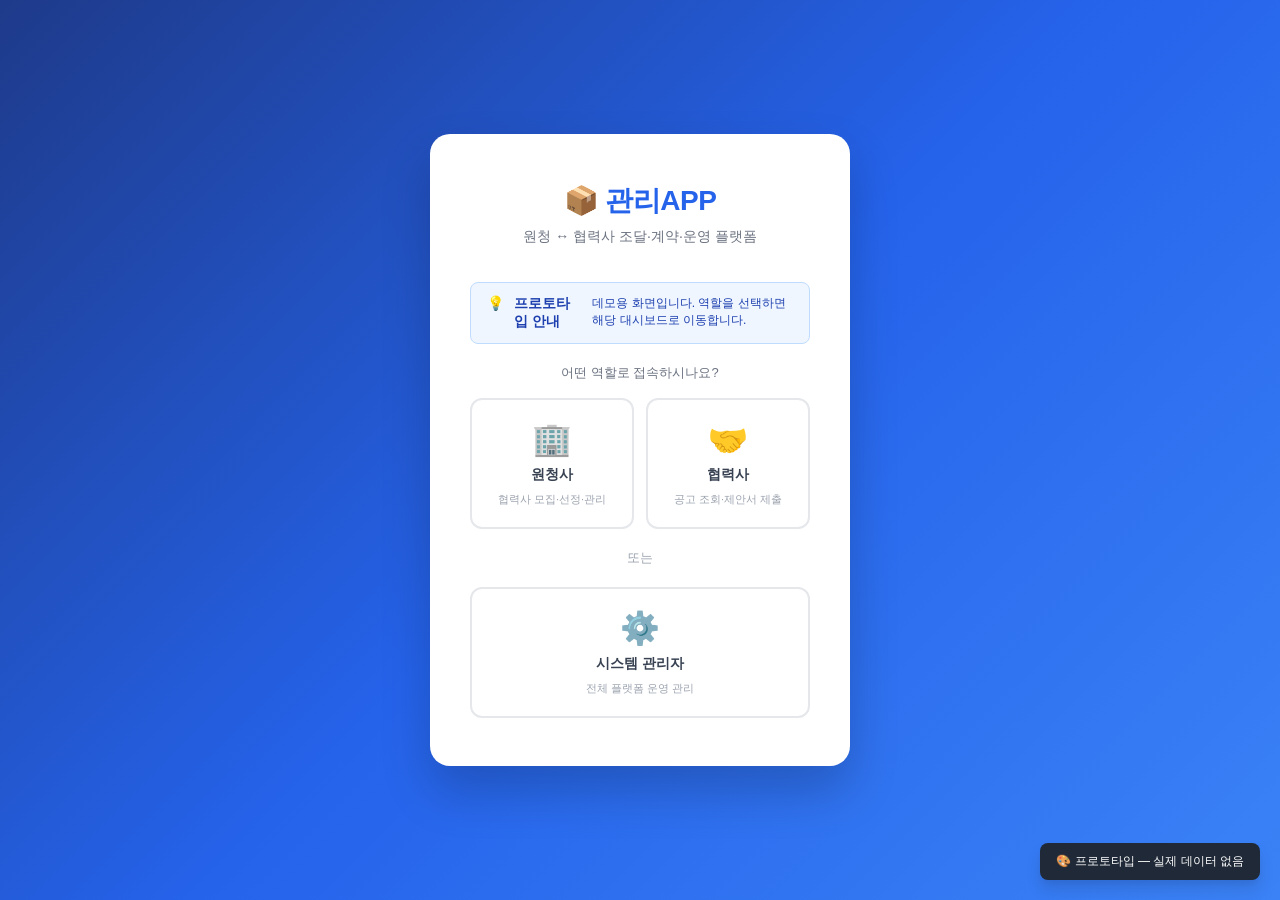
<file: ppp.html>
<!DOCTYPE html>
<html lang="ko">
<head>
<meta charset="UTF-8">
<meta name="viewport" content="width=device-width, initial-scale=1.0">
<title>관리APP — 협력사 조달·관리 플랫폼</title>
<style>
  :root {
    --primary: #2563EB;
    --primary-dark: #1D4ED8;
    --primary-light: #EFF6FF;
    --secondary: #10B981;
    --warning: #F59E0B;
    --danger: #EF4444;
    --gray-50: #F9FAFB;
    --gray-100: #F3F4F6;
    --gray-200: #E5E7EB;
    --gray-300: #D1D5DB;
    --gray-400: #9CA3AF;
    --gray-500: #6B7280;
    --gray-600: #4B5563;
    --gray-700: #374151;
    --gray-800: #1F2937;
    --gray-900: #111827;
    --shadow-sm: 0 1px 2px rgba(0,0,0,0.05);
    --shadow: 0 1px 3px rgba(0,0,0,0.1), 0 1px 2px rgba(0,0,0,0.06);
    --shadow-md: 0 4px 6px rgba(0,0,0,0.07), 0 2px 4px rgba(0,0,0,0.06);
    --shadow-lg: 0 10px 15px rgba(0,0,0,0.1), 0 4px 6px rgba(0,0,0,0.05);
    --radius: 8px;
    --radius-lg: 12px;
  }
  * { box-sizing: border-box; margin: 0; padding: 0; }
  body { font-family: 'Pretendard', -apple-system, BlinkMacSystemFont, 'Segoe UI', sans-serif; background: var(--gray-100); color: var(--gray-800); min-height: 100vh; }

  /* ===== SCREEN SYSTEM ===== */
  .screen { display: none; min-height: 100vh; }
  .screen.active { display: flex; flex-direction: column; }

  /* ===== LOGIN SCREEN ===== */
  #screen-login {
    background: linear-gradient(135deg, #1E3A8A 0%, #2563EB 50%, #3B82F6 100%);
    align-items: center; justify-content: center;
  }
  .login-card {
    background: white; border-radius: 20px; padding: 48px 40px;
    width: 420px; max-width: 90vw;
    box-shadow: 0 25px 50px rgba(0,0,0,0.2);
    text-align: center;
  }
  .login-logo { font-size: 28px; font-weight: 800; color: var(--primary); margin-bottom: 8px; letter-spacing: -0.5px; }
  .login-tagline { color: var(--gray-500); font-size: 14px; margin-bottom: 36px; }
  .login-divider { color: var(--gray-400); font-size: 13px; margin: 20px 0; }
  .role-buttons { display: grid; grid-template-columns: 1fr 1fr; gap: 12px; margin-top: 8px; }
  .role-btn {
    padding: 20px 16px; border: 2px solid var(--gray-200); border-radius: var(--radius-lg);
    cursor: pointer; background: white; transition: all 0.2s;
    display: flex; flex-direction: column; align-items: center; gap: 8px;
  }
  .role-btn:hover { border-color: var(--primary); background: var(--primary-light); transform: translateY(-2px); box-shadow: var(--shadow-md); }
  .role-btn .role-icon { font-size: 32px; }
  .role-btn .role-name { font-size: 14px; font-weight: 700; color: var(--gray-700); }
  .role-btn .role-desc { font-size: 11px; color: var(--gray-400); }

  /* ===== LAYOUT ===== */
  .app-layout { display: flex; flex: 1; }
  .sidebar {
    width: 240px; background: white; border-right: 1px solid var(--gray-200);
    display: flex; flex-direction: column; min-height: 100vh;
    position: fixed; top: 0; left: 0; z-index: 100;
    box-shadow: var(--shadow);
  }
  .sidebar-logo { padding: 20px 24px; border-bottom: 1px solid var(--gray-100); }
  .sidebar-logo .logo-text { font-size: 20px; font-weight: 800; color: var(--primary); letter-spacing: -0.5px; }
  .sidebar-logo .logo-badge {
    display: inline-block; font-size: 10px; background: var(--primary-light);
    color: var(--primary); padding: 2px 8px; border-radius: 20px; margin-left: 6px; font-weight: 600;
  }
  .sidebar-user { padding: 16px 24px; border-bottom: 1px solid var(--gray-100); display: flex; align-items: center; gap: 10px; }
  .user-avatar {
    width: 36px; height: 36px; border-radius: 50%; background: var(--primary);
    display: flex; align-items: center; justify-content: center; color: white; font-weight: 700; font-size: 14px;
  }
  .user-info .user-name { font-size: 13px; font-weight: 700; color: var(--gray-800); }
  .user-info .user-role { font-size: 11px; color: var(--gray-400); margin-top: 1px; }
  .sidebar-nav { flex: 1; padding: 12px 0; }
  .nav-section { padding: 16px 24px 6px; font-size: 10px; font-weight: 700; color: var(--gray-400); letter-spacing: 0.8px; text-transform: uppercase; }
  .nav-item {
    display: flex; align-items: center; gap: 10px; padding: 10px 24px;
    cursor: pointer; color: var(--gray-600); font-size: 14px; transition: all 0.15s;
    border-left: 3px solid transparent;
  }
  .nav-item:hover { background: var(--gray-50); color: var(--gray-800); }
  .nav-item.active { background: var(--primary-light); color: var(--primary); border-left-color: var(--primary); font-weight: 600; }
  .nav-item .nav-icon { width: 18px; text-align: center; font-size: 16px; }
  .nav-badge {
    margin-left: auto; background: var(--danger); color: white;
    font-size: 10px; padding: 1px 6px; border-radius: 10px; font-weight: 700;
  }
  .sidebar-footer { padding: 16px 24px; border-top: 1px solid var(--gray-100); }
  .logout-btn {
    display: flex; align-items: center; gap: 8px; color: var(--gray-400);
    font-size: 13px; cursor: pointer; padding: 8px 0;
  }
  .logout-btn:hover { color: var(--danger); }

  .main-content { flex: 1; margin-left: 240px; min-height: 100vh; background: var(--gray-50); }

  /* ===== TOP BAR ===== */
  .topbar {
    background: white; border-bottom: 1px solid var(--gray-200);
    padding: 0 32px; height: 60px; display: flex; align-items: center; justify-content: space-between;
    position: sticky; top: 0; z-index: 50; box-shadow: var(--shadow-sm);
  }
  .page-title { font-size: 18px; font-weight: 700; color: var(--gray-800); }
  .topbar-actions { display: flex; align-items: center; gap: 12px; }
  .notif-btn {
    position: relative; width: 36px; height: 36px; border-radius: 50%;
    border: 1px solid var(--gray-200); background: white; cursor: pointer;
    display: flex; align-items: center; justify-content: center; font-size: 16px;
  }
  .notif-dot {
    position: absolute; top: 4px; right: 4px; width: 8px; height: 8px;
    background: var(--danger); border-radius: 50%; border: 2px solid white;
  }

  /* ===== PAGE CONTENT ===== */
  .page-content { padding: 28px 32px; }
  .page-header { display: flex; align-items: center; justify-content: space-between; margin-bottom: 24px; }
  .page-header h2 { font-size: 22px; font-weight: 700; color: var(--gray-900); }
  .page-header p { font-size: 14px; color: var(--gray-500); margin-top: 2px; }

  /* ===== BUTTONS ===== */
  .btn {
    display: inline-flex; align-items: center; gap: 6px;
    padding: 10px 20px; border-radius: var(--radius); border: none; cursor: pointer;
    font-size: 14px; font-weight: 600; transition: all 0.15s; text-decoration: none;
  }
  .btn-primary { background: var(--primary); color: white; }
  .btn-primary:hover { background: var(--primary-dark); box-shadow: var(--shadow-md); }
  .btn-outline { background: white; color: var(--primary); border: 1.5px solid var(--primary); }
  .btn-outline:hover { background: var(--primary-light); }
  .btn-ghost { background: transparent; color: var(--gray-600); border: 1.5px solid var(--gray-200); }
  .btn-ghost:hover { background: var(--gray-100); }
  .btn-sm { padding: 6px 14px; font-size: 13px; }
  .btn-danger { background: var(--danger); color: white; }
  .btn-success { background: var(--secondary); color: white; }

  /* ===== STAT CARDS ===== */
  .stat-grid { display: grid; grid-template-columns: repeat(4, 1fr); gap: 16px; margin-bottom: 28px; }
  .stat-card {
    background: white; border-radius: var(--radius-lg); padding: 20px 24px;
    border: 1px solid var(--gray-200); box-shadow: var(--shadow-sm);
    display: flex; align-items: center; gap: 16px;
  }
  .stat-icon {
    width: 48px; height: 48px; border-radius: var(--radius); display: flex; align-items: center; justify-content: center; font-size: 22px;
  }
  .stat-icon.blue { background: #EFF6FF; }
  .stat-icon.green { background: #ECFDF5; }
  .stat-icon.yellow { background: #FFFBEB; }
  .stat-icon.red { background: #FEF2F2; }
  .stat-value { font-size: 28px; font-weight: 800; color: var(--gray-900); line-height: 1; }
  .stat-label { font-size: 13px; color: var(--gray-500); margin-top: 3px; }
  .stat-change { font-size: 12px; margin-top: 4px; font-weight: 600; }
  .stat-change.up { color: var(--secondary); }
  .stat-change.warn { color: var(--warning); }

  /* ===== CARDS ===== */
  .card {
    background: white; border-radius: var(--radius-lg); border: 1px solid var(--gray-200);
    box-shadow: var(--shadow-sm); overflow: hidden;
  }
  .card-header {
    padding: 16px 20px; border-bottom: 1px solid var(--gray-100);
    display: flex; align-items: center; justify-content: space-between;
  }
  .card-title { font-size: 15px; font-weight: 700; color: var(--gray-800); }
  .card-body { padding: 20px; }

  /* ===== TABLES ===== */
  .table-wrap { overflow-x: auto; }
  table { width: 100%; border-collapse: collapse; }
  thead tr { background: var(--gray-50); }
  th { padding: 10px 16px; text-align: left; font-size: 12px; font-weight: 700; color: var(--gray-500); text-transform: uppercase; letter-spacing: 0.5px; border-bottom: 1px solid var(--gray-200); }
  td { padding: 14px 16px; font-size: 14px; color: var(--gray-700); border-bottom: 1px solid var(--gray-100); }
  tr:last-child td { border-bottom: none; }
  tr:hover td { background: var(--gray-50); }

  /* ===== BADGES ===== */
  .badge {
    display: inline-flex; align-items: center; gap: 4px;
    padding: 3px 10px; border-radius: 20px; font-size: 12px; font-weight: 600;
  }
  .badge-blue { background: #DBEAFE; color: #1D4ED8; }
  .badge-green { background: #D1FAE5; color: #065F46; }
  .badge-yellow { background: #FEF3C7; color: #92400E; }
  .badge-red { background: #FEE2E2; color: #991B1B; }
  .badge-gray { background: var(--gray-100); color: var(--gray-600); }
  .badge-purple { background: #EDE9FE; color: #5B21B6; }

  /* ===== FORM ===== */
  .form-group { margin-bottom: 20px; }
  .form-label { display: block; font-size: 13px; font-weight: 600; color: var(--gray-700); margin-bottom: 6px; }
  .form-label .required { color: var(--danger); margin-left: 2px; }
  .form-input, .form-select, .form-textarea {
    width: 100%; padding: 10px 14px; border: 1.5px solid var(--gray-200);
    border-radius: var(--radius); font-size: 14px; color: var(--gray-800);
    transition: border-color 0.15s; background: white;
  }
  .form-input:focus, .form-select:focus, .form-textarea:focus {
    outline: none; border-color: var(--primary); box-shadow: 0 0 0 3px rgba(37,99,235,0.1);
  }
  .form-textarea { resize: vertical; min-height: 100px; }
  .form-grid { display: grid; grid-template-columns: 1fr 1fr; gap: 16px; }
  .form-grid-3 { display: grid; grid-template-columns: 1fr 1fr 1fr; gap: 16px; }
  .form-hint { font-size: 12px; color: var(--gray-400); margin-top: 4px; }
  .upload-box {
    border: 2px dashed var(--gray-300); border-radius: var(--radius); padding: 24px;
    text-align: center; cursor: pointer; transition: all 0.15s; background: var(--gray-50);
  }
  .upload-box:hover { border-color: var(--primary); background: var(--primary-light); }
  .upload-icon { font-size: 32px; margin-bottom: 8px; }
  .upload-text { font-size: 13px; color: var(--gray-500); }

  /* ===== ANNOUNCEMENT CARDS ===== */
  .announce-card {
    background: white; border: 1px solid var(--gray-200); border-radius: var(--radius-lg);
    padding: 20px; cursor: pointer; transition: all 0.15s; box-shadow: var(--shadow-sm);
  }
  .announce-card:hover { border-color: var(--primary); box-shadow: var(--shadow-md); transform: translateY(-1px); }
  .announce-header { display: flex; align-items: flex-start; justify-content: space-between; margin-bottom: 12px; }
  .announce-title { font-size: 16px; font-weight: 700; color: var(--gray-900); }
  .announce-meta { display: flex; flex-wrap: wrap; gap: 8px; margin-bottom: 12px; }
  .announce-meta-item { display: flex; align-items: center; gap: 4px; font-size: 12px; color: var(--gray-500); }
  .announce-footer { display: flex; align-items: center; justify-content: space-between; padding-top: 12px; border-top: 1px solid var(--gray-100); }

  /* ===== COMPARE TABLE ===== */
  .compare-table { width: 100%; border-collapse: collapse; }
  .compare-table th { background: var(--primary); color: white; padding: 12px 16px; font-size: 13px; font-weight: 700; }
  .compare-table th.row-header { background: var(--gray-700); }
  .compare-table td { padding: 12px 16px; border: 1px solid var(--gray-200); font-size: 13px; vertical-align: top; }
  .compare-table tr:nth-child(even) td { background: var(--gray-50); }
  .compare-table .best { background: #ECFDF5 !important; font-weight: 700; color: #065F46; }
  .check-item { display: flex; align-items: center; gap: 6px; font-size: 13px; margin-bottom: 6px; color: var(--gray-700); }
  .check-item .check-icon { font-size: 14px; }

  /* ===== MODAL ===== */
  .modal-overlay {
    display: none; position: fixed; inset: 0; background: rgba(0,0,0,0.5);
    z-index: 999; align-items: center; justify-content: center;
  }
  .modal-overlay.open { display: flex; }
  .modal {
    background: white; border-radius: var(--radius-lg); width: 680px; max-width: 95vw;
    max-height: 90vh; overflow-y: auto; box-shadow: 0 25px 50px rgba(0,0,0,0.25);
  }
  .modal-header {
    padding: 20px 24px; border-bottom: 1px solid var(--gray-200);
    display: flex; align-items: center; justify-content: space-between; position: sticky; top: 0; background: white;
  }
  .modal-title { font-size: 17px; font-weight: 700; color: var(--gray-900); }
  .modal-close { cursor: pointer; font-size: 20px; color: var(--gray-400); padding: 4px; }
  .modal-close:hover { color: var(--gray-700); }
  .modal-body { padding: 24px; }
  .modal-footer { padding: 16px 24px; border-top: 1px solid var(--gray-200); display: flex; gap: 10px; justify-content: flex-end; }

  /* ===== ALERT / NOTICE ===== */
  .alert {
    padding: 12px 16px; border-radius: var(--radius); font-size: 14px; margin-bottom: 16px;
    display: flex; align-items: flex-start; gap: 10px;
  }
  .alert-blue { background: #EFF6FF; border: 1px solid #BFDBFE; color: #1E40AF; }
  .alert-yellow { background: #FFFBEB; border: 1px solid #FDE68A; color: #92400E; }
  .alert-green { background: #ECFDF5; border: 1px solid #A7F3D0; color: #065F46; }

  /* ===== TABS ===== */
  .tabs { display: flex; border-bottom: 2px solid var(--gray-200); margin-bottom: 24px; }
  .tab-item {
    padding: 10px 20px; cursor: pointer; font-size: 14px; font-weight: 600;
    color: var(--gray-400); border-bottom: 2px solid transparent; margin-bottom: -2px; transition: all 0.15s;
  }
  .tab-item.active { color: var(--primary); border-bottom-color: var(--primary); }
  .tab-item:hover { color: var(--gray-700); }

  /* ===== PROGRESS ===== */
  .progress-bar { background: var(--gray-200); border-radius: 4px; height: 8px; overflow: hidden; }
  .progress-fill { height: 100%; border-radius: 4px; background: var(--primary); transition: width 0.3s; }

  /* ===== STEP INDICATOR ===== */
  .steps { display: flex; align-items: center; margin-bottom: 28px; }
  .step { display: flex; align-items: center; gap: 8px; }
  .step-circle {
    width: 32px; height: 32px; border-radius: 50%; border: 2px solid var(--gray-300);
    display: flex; align-items: center; justify-content: center; font-size: 13px; font-weight: 700; color: var(--gray-400);
  }
  .step-circle.done { background: var(--secondary); border-color: var(--secondary); color: white; }
  .step-circle.active { background: var(--primary); border-color: var(--primary); color: white; }
  .step-label { font-size: 13px; color: var(--gray-500); font-weight: 600; }
  .step-label.active { color: var(--primary); }
  .step-divider { flex: 1; height: 2px; background: var(--gray-200); margin: 0 12px; max-width: 60px; }
  .step-divider.done { background: var(--secondary); }

  /* ===== CHECKLIST ===== */
  .checklist { display: flex; flex-direction: column; gap: 10px; }
  .checklist-item {
    display: flex; align-items: center; gap: 12px; padding: 12px 16px;
    border: 1.5px solid var(--gray-200); border-radius: var(--radius); cursor: pointer; transition: all 0.15s;
  }
  .checklist-item.checked { border-color: var(--secondary); background: #ECFDF5; }
  .check-box {
    width: 22px; height: 22px; border: 2px solid var(--gray-300); border-radius: 4px;
    display: flex; align-items: center; justify-content: center; flex-shrink: 0;
  }
  .checklist-item.checked .check-box { background: var(--secondary); border-color: var(--secondary); color: white; }
  .check-text { font-size: 14px; color: var(--gray-700); }
  .checklist-item.checked .check-text { color: var(--gray-900); font-weight: 600; }

  /* ===== MISC ===== */
  .grid-2 { display: grid; grid-template-columns: 1fr 1fr; gap: 20px; }
  .grid-3 { display: grid; grid-template-columns: 1fr 1fr 1fr; gap: 20px; }
  .flex-row { display: flex; gap: 12px; align-items: center; }
  .mt-4 { margin-top: 16px; }
  .mt-6 { margin-top: 24px; }
  .mb-4 { margin-bottom: 16px; }
  .text-sm { font-size: 13px; }
  .text-xs { font-size: 12px; }
  .text-muted { color: var(--gray-400); }
  .text-right { text-align: right; }
  .separator { height: 1px; background: var(--gray-200); margin: 20px 0; }
  .empty-state { text-align: center; padding: 60px 20px; color: var(--gray-400); }
  .empty-state .empty-icon { font-size: 48px; margin-bottom: 12px; }
  .empty-state p { font-size: 15px; }
  .prototype-notice {
    position: fixed; bottom: 20px; right: 20px; background: var(--gray-800);
    color: white; padding: 10px 16px; border-radius: var(--radius); font-size: 12px;
    z-index: 9999; box-shadow: var(--shadow-lg);
  }

  /* Tab content panels */
  .tab-panel { display: none; }
  .tab-panel.active { display: block; }

  @media (max-width: 768px) {
    .sidebar { width: 200px; }
    .main-content { margin-left: 200px; }
    .stat-grid { grid-template-columns: 1fr 1fr; }
    .grid-2 { grid-template-columns: 1fr; }
    .form-grid { grid-template-columns: 1fr; }
  }
</style>
</head>
<body>

<!-- ═══════════════════════════════════════ SCREEN: LOGIN ═══════════════════════════════════════ -->
<div id="screen-login" class="screen active">
  <div class="login-card">
    <div class="login-logo">📦 관리APP</div>
    <div class="login-tagline">원청 ↔ 협력사 조달·계약·운영 플랫폼</div>

    <div class="alert alert-blue" style="text-align:left; margin-bottom:20px;">
      💡 <strong>프로토타입 안내</strong><br>
      <span style="font-size:12px;">데모용 화면입니다. 역할을 선택하면 해당 대시보드로 이동합니다.</span>
    </div>

    <p style="font-size:13px; color:var(--gray-500); margin-bottom:16px;">어떤 역할로 접속하시나요?</p>
    <div class="role-buttons">
      <div class="role-btn" onclick="goTo('screen-client', 'client')">
        <div class="role-icon">🏢</div>
        <div class="role-name">원청사</div>
        <div class="role-desc">협력사 모집·선정·관리</div>
      </div>
      <div class="role-btn" onclick="goTo('screen-partner', 'partner')">
        <div class="role-icon">🤝</div>
        <div class="role-name">협력사</div>
        <div class="role-desc">공고 조회·제안서 제출</div>
      </div>
    </div>
    <div class="login-divider">또는</div>
    <div class="role-buttons">
      <div class="role-btn" onclick="goTo('screen-admin', 'admin')" style="grid-column:span 2;">
        <div class="role-icon">⚙️</div>
        <div class="role-name">시스템 관리자</div>
        <div class="role-desc">전체 플랫폼 운영 관리</div>
      </div>
    </div>
  </div>
</div>

<!-- ═══════════════════════════════════════ SCREEN: 원청 ═══════════════════════════════════════ -->
<div id="screen-client" class="screen">
  <!-- Sidebar -->
  <div class="sidebar">
    <div class="sidebar-logo">
      <span class="logo-text">관리APP</span>
      <span class="logo-badge">원청</span>
    </div>
    <div class="sidebar-user">
      <div class="user-avatar">로</div>
      <div class="user-info">
        <div class="user-name">로지션 (주)</div>
        <div class="user-role">원청사 관리자</div>
      </div>
    </div>
    <nav class="sidebar-nav">
      <div class="nav-section">메인</div>
      <div class="nav-item active" onclick="showClientPage('dashboard')">
        <span class="nav-icon">📊</span> 대시보드
      </div>
      <div class="nav-section">협력사 조달</div>
      <div class="nav-item" onclick="showClientPage('announce-list')">
        <span class="nav-icon">📋</span> 공고 관리
      </div>
      <div class="nav-item" onclick="showClientPage('proposals')">
        <span class="nav-icon">📨</span> 제안서 검토
        <span class="nav-badge">3</span>
      </div>
      <div class="nav-item" onclick="showClientPage('compare')">
        <span class="nav-icon">⚖️</span> 협력사 비교
      </div>
      <div class="nav-section">계약·이력</div>
      <div class="nav-item" onclick="showClientPage('partners')">
        <span class="nav-icon">🏭</span> 협력사 목록
      </div>
      <div class="nav-item" onclick="showClientPage('contracts')">
        <span class="nav-icon">📁</span> 계약·서류 이력
      </div>
    </nav>
    <div class="sidebar-footer">
      <div class="logout-btn" onclick="goTo('screen-login','')">
        <span>🔓</span> 로그아웃
      </div>
    </div>
  </div>

  <!-- Main -->
  <div class="main-content">
    <div class="topbar">
      <div class="page-title" id="client-page-title">대시보드</div>
      <div class="topbar-actions">
        <div class="notif-btn">🔔<div class="notif-dot"></div></div>
        <button class="btn btn-primary btn-sm" onclick="openModal('modal-new-announce')">+ 공고 등록</button>
      </div>
    </div>

    <!-- Dashboard Page -->
    <div class="page-content" id="client-page-dashboard">
      <div class="stat-grid">
        <div class="stat-card">
          <div class="stat-icon blue">📋</div>
          <div>
            <div class="stat-value">4</div>
            <div class="stat-label">진행 중 공고</div>
            <div class="stat-change warn">⚡ 1건 마감 임박</div>
          </div>
        </div>
        <div class="stat-card">
          <div class="stat-icon yellow">📨</div>
          <div>
            <div class="stat-value">12</div>
            <div class="stat-label">접수된 제안서</div>
            <div class="stat-change warn">3건 검토 필요</div>
          </div>
        </div>
        <div class="stat-card">
          <div class="stat-icon green">✅</div>
          <div>
            <div class="stat-value">7</div>
            <div class="stat-label">선정 완료</div>
            <div class="stat-change up">이번달 3건</div>
          </div>
        </div>
        <div class="stat-card">
          <div class="stat-icon blue">🏭</div>
          <div>
            <div class="stat-value">18</div>
            <div class="stat-label">등록 협력사</div>
            <div class="stat-change up">+2 신규</div>
          </div>
        </div>
      </div>

      <div class="grid-2">
        <!-- 진행중 공고 -->
        <div class="card">
          <div class="card-header">
            <span class="card-title">진행 중 공고</span>
            <span class="btn btn-ghost btn-sm" onclick="showClientPage('announce-list')">전체보기</span>
          </div>
          <div class="card-body" style="padding:0;">
            <table>
              <thead><tr>
                <th>공고명</th><th>마감일</th><th>제안수</th><th>상태</th>
              </tr></thead>
              <tbody>
                <tr onclick="showClientPage('proposals')" style="cursor:pointer;">
                  <td><strong>인천 물류센터 상하차 도급사 모집</strong><br><span class="text-xs text-muted">인천 서구 · 50명 이상</span></td>
                  <td><span style="color:var(--danger);">⚠️ 3/28</span></td>
                  <td><span class="badge badge-blue">5건</span></td>
                  <td><span class="badge badge-green">접수중</span></td>
                </tr>
                <tr>
                  <td><strong>경기 남부 냉동물류 피킹 협력사</strong><br><span class="text-xs text-muted">경기 수원 · 30명 이상</span></td>
                  <td>4/05</td>
                  <td><span class="badge badge-blue">3건</span></td>
                  <td><span class="badge badge-green">접수중</span></td>
                </tr>
                <tr>
                  <td><strong>부산 항만 화물 하역 도급사</strong><br><span class="text-xs text-muted">부산 북구 · 20명 이상</span></td>
                  <td>4/10</td>
                  <td><span class="badge badge-gray">2건</span></td>
                  <td><span class="badge badge-yellow">검토중</span></td>
                </tr>
                <tr>
                  <td><strong>서울 도심 당일배송 협력사</strong><br><span class="text-xs text-muted">서울 전역 · 10명 이상</span></td>
                  <td>4/15</td>
                  <td><span class="badge badge-gray">2건</span></td>
                  <td><span class="badge badge-green">접수중</span></td>
                </tr>
              </tbody>
            </table>
          </div>
        </div>

        <!-- 최근 활동 -->
        <div class="card">
          <div class="card-header">
            <span class="card-title">최근 활동</span>
          </div>
          <div class="card-body">
            <div style="display:flex; flex-direction:column; gap:14px;">
              <div class="flex-row">
                <div style="width:36px;height:36px;background:#DBEAFE;border-radius:50%;display:flex;align-items:center;justify-content:center;font-size:16px;flex-shrink:0;">📨</div>
                <div>
                  <div class="text-sm" style="font-weight:600;">신규 제안서 접수</div>
                  <div class="text-xs text-muted">한빛물류(주) — 인천 상하차 공고</div>
                  <div class="text-xs text-muted">10분 전</div>
                </div>
              </div>
              <div class="flex-row">
                <div style="width:36px;height:36px;background:#D1FAE5;border-radius:50%;display:flex;align-items:center;justify-content:center;font-size:16px;flex-shrink:0;">✅</div>
                <div>
                  <div class="text-sm" style="font-weight:600;">협력사 선정 완료</div>
                  <div class="text-xs text-muted">대성물류서비스 — 경기 북부 공고</div>
                  <div class="text-xs text-muted">2시간 전</div>
                </div>
              </div>
              <div class="flex-row">
                <div style="width:36px;height:36px;background:#FEF3C7;border-radius:50%;display:flex;align-items:center;justify-content:center;font-size:16px;flex-shrink:0;">⚠️</div>
                <div>
                  <div class="text-sm" style="font-weight:600;">마감 임박 알림</div>
                  <div class="text-xs text-muted">인천 상하차 공고 — 3일 후 마감</div>
                  <div class="text-xs text-muted">어제</div>
                </div>
              </div>
              <div class="flex-row">
                <div style="width:36px;height:36px;background:#EDE9FE;border-radius:50%;display:flex;align-items:center;justify-content:center;font-size:16px;flex-shrink:0;">📋</div>
                <div>
                  <div class="text-sm" style="font-weight:600;">신규 공고 등록</div>
                  <div class="text-xs text-muted">서울 도심 당일배송 협력사</div>
                  <div class="text-xs text-muted">어제</div>
                </div>
              </div>
            </div>
          </div>
        </div>
      </div>

      <!-- 협력사 현황 요약 -->
      <div class="card mt-6">
        <div class="card-header">
          <span class="card-title">협력사 현황 요약</span>
        </div>
        <div class="card-body">
          <div style="display:grid; grid-template-columns: repeat(5, 1fr); gap:12px;">
            <div style="text-align:center; padding:16px; background:var(--gray-50); border-radius:var(--radius);">
              <div style="font-size:24px; font-weight:800; color:var(--gray-900);">18</div>
              <div style="font-size:12px; color:var(--gray-500); margin-top:4px;">전체 협력사</div>
            </div>
            <div style="text-align:center; padding:16px; background:#ECFDF5; border-radius:var(--radius);">
              <div style="font-size:24px; font-weight:800; color:#065F46;">12</div>
              <div style="font-size:12px; color:var(--secondary); margin-top:4px;">계약 중</div>
            </div>
            <div style="text-align:center; padding:16px; background:#FEF3C7; border-radius:var(--radius);">
              <div style="font-size:24px; font-weight:800; color:#92400E;">4</div>
              <div style="font-size:12px; color:var(--warning); margin-top:4px;">계약 만료 임박</div>
            </div>
            <div style="text-align:center; padding:16px; background:#EFF6FF; border-radius:var(--radius);">
              <div style="font-size:24px; font-weight:800; color:var(--primary);">2</div>
              <div style="font-size:12px; color:var(--primary); margin-top:4px;">신규 등록</div>
            </div>
            <div style="text-align:center; padding:16px; background:var(--gray-50); border-radius:var(--radius);">
              <div style="font-size:24px; font-weight:800; color:var(--gray-900);">4.2</div>
              <div style="font-size:12px; color:var(--gray-500); margin-top:4px;">평균 평점</div>
            </div>
          </div>
        </div>
      </div>
    </div>

    <!-- Announce List Page -->
    <div class="page-content" id="client-page-announce-list" style="display:none;">
      <div class="page-header">
        <div>
          <h2>공고 관리</h2>
          <p>협력사 모집 공고를 등록하고 관리합니다.</p>
        </div>
        <button class="btn btn-primary" onclick="openModal('modal-new-announce')">+ 공고 등록</button>
      </div>

      <div class="tabs">
        <div class="tab-item active">전체 (6)</div>
        <div class="tab-item">접수중 (4)</div>
        <div class="tab-item">검토중 (1)</div>
        <div class="tab-item">마감 (1)</div>
      </div>

      <div style="display:flex; flex-direction:column; gap:14px;">
        <div class="announce-card" onclick="showClientPage('proposals')">
          <div class="announce-header">
            <div>
              <div class="announce-title">인천 물류센터 상하차 도급사 모집</div>
              <div class="announce-meta">
                <span class="announce-meta-item">📍 인천 서구</span>
                <span class="announce-meta-item">👥 50명 이상</span>
                <span class="announce-meta-item">📅 계약 6개월</span>
                <span class="announce-meta-item">⏰ 마감: 2026.03.28</span>
              </div>
            </div>
            <span class="badge badge-red">⚠️ 마감 임박</span>
          </div>
          <div class="announce-footer">
            <div class="flex-row">
              <span class="badge badge-green">접수중</span>
              <span class="text-sm text-muted">제안서 <strong>5건</strong> 접수됨</span>
            </div>
            <span class="text-sm text-muted">등록일: 2026.03.10</span>
          </div>
        </div>

        <div class="announce-card">
          <div class="announce-header">
            <div>
              <div class="announce-title">경기 남부 냉동물류 피킹 협력사</div>
              <div class="announce-meta">
                <span class="announce-meta-item">📍 경기 수원·오산</span>
                <span class="announce-meta-item">👥 30명 이상</span>
                <span class="announce-meta-item">📅 계약 1년</span>
                <span class="announce-meta-item">⏰ 마감: 2026.04.05</span>
              </div>
            </div>
            <span class="badge badge-green">접수중</span>
          </div>
          <div class="announce-footer">
            <div class="flex-row">
              <span class="badge badge-green">접수중</span>
              <span class="text-sm text-muted">제안서 <strong>3건</strong> 접수됨</span>
            </div>
            <span class="text-sm text-muted">등록일: 2026.03.15</span>
          </div>
        </div>

        <div class="announce-card">
          <div class="announce-header">
            <div>
              <div class="announce-title">부산 항만 화물 하역 도급사</div>
              <div class="announce-meta">
                <span class="announce-meta-item">📍 부산 북구</span>
                <span class="announce-meta-item">👥 20명 이상</span>
                <span class="announce-meta-item">📅 계약 3개월</span>
                <span class="announce-meta-item">⏰ 마감: 2026.04.10</span>
              </div>
            </div>
            <span class="badge badge-yellow">검토중</span>
          </div>
          <div class="announce-footer">
            <div class="flex-row">
              <span class="badge badge-yellow">검토중</span>
              <span class="text-sm text-muted">제안서 <strong>2건</strong> 접수됨</span>
            </div>
            <span class="text-sm text-muted">등록일: 2026.03.18</span>
          </div>
        </div>

        <div class="announce-card">
          <div class="announce-header">
            <div>
              <div class="announce-title">서울 도심 당일배송 협력사</div>
              <div class="announce-meta">
                <span class="announce-meta-item">📍 서울 전역</span>
                <span class="announce-meta-item">👥 10명 이상</span>
                <span class="announce-meta-item">📅 계약 6개월</span>
                <span class="announce-meta-item">⏰ 마감: 2026.04.15</span>
              </div>
            </div>
            <span class="badge badge-green">접수중</span>
          </div>
          <div class="announce-footer">
            <div class="flex-row">
              <span class="badge badge-green">접수중</span>
              <span class="text-sm text-muted">제안서 <strong>2건</strong> 접수됨</span>
            </div>
            <span class="text-sm text-muted">등록일: 2026.03.20</span>
          </div>
        </div>
      </div>
    </div>

    <!-- Proposals Review Page -->
    <div class="page-content" id="client-page-proposals" style="display:none;">
      <div class="page-header">
        <div>
          <h2>제안서 검토</h2>
          <p>인천 물류센터 상하차 도급사 모집 — 접수된 제안서를 검토합니다.</p>
        </div>
        <button class="btn btn-outline" onclick="showClientPage('compare')">⚖️ 비교 분석 보기</button>
      </div>

      <div class="alert alert-yellow">
        ⚠️ 마감일이 <strong>3일</strong> 남았습니다. 접수된 5건 중 3건 검토가 완료되지 않았습니다.
      </div>

      <div class="card">
        <div class="card-header">
          <span class="card-title">접수된 제안서 (5건)</span>
          <div class="flex-row">
            <select class="form-select" style="width:140px; padding:6px 12px; font-size:13px;">
              <option>상태 전체</option>
              <option>검토 전</option>
              <option>검토 중</option>
              <option>완료</option>
            </select>
          </div>
        </div>
        <div class="table-wrap">
          <table>
            <thead><tr>
              <th>협력사</th><th>제안 단가</th><th>가능 인력</th><th>대응 시작일</th><th>서류 현황</th><th>상태</th><th>액션</th>
            </tr></thead>
            <tbody>
              <tr>
                <td>
                  <div style="font-weight:700;">한빛물류(주)</div>
                  <div class="text-xs text-muted">업력 8년 · ⭐4.5</div>
                </td>
                <td>월 <strong>2,800만원</strong></td>
                <td>55명</td>
                <td>즉시 가능</td>
                <td><span class="badge badge-green">✅ 완비</span></td>
                <td><span class="badge badge-yellow">검토중</span></td>
                <td><button class="btn btn-outline btn-sm" onclick="openModal('modal-proposal-detail')">상세보기</button></td>
              </tr>
              <tr>
                <td>
                  <div style="font-weight:700;">대성물류서비스</div>
                  <div class="text-xs text-muted">업력 12년 · ⭐4.8</div>
                </td>
                <td>월 <strong>3,100만원</strong></td>
                <td>60명</td>
                <td>4/1부터</td>
                <td><span class="badge badge-green">✅ 완비</span></td>
                <td><span class="badge badge-yellow">검토중</span></td>
                <td><button class="btn btn-outline btn-sm" onclick="openModal('modal-proposal-detail')">상세보기</button></td>
              </tr>
              <tr>
                <td>
                  <div style="font-weight:700;">신성글로벌로지스틱스</div>
                  <div class="text-xs text-muted">업력 5년 · ⭐4.1</div>
                </td>
                <td>월 <strong>2,600만원</strong></td>
                <td>50명</td>
                <td>4/10부터</td>
                <td><span class="badge badge-red">❌ 1건 누락</span></td>
                <td><span class="badge badge-gray">검토전</span></td>
                <td><button class="btn btn-ghost btn-sm">보완요청</button></td>
              </tr>
              <tr>
                <td>
                  <div style="font-weight:700;">KL물류파트너스</div>
                  <div class="text-xs text-muted">업력 3년 · ⭐3.9</div>
                </td>
                <td>월 <strong>2,400만원</strong></td>
                <td>48명</td>
                <td>즉시 가능</td>
                <td><span class="badge badge-green">✅ 완비</span></td>
                <td><span class="badge badge-gray">검토전</span></td>
                <td><button class="btn btn-outline btn-sm" onclick="openModal('modal-proposal-detail')">상세보기</button></td>
              </tr>
              <tr>
                <td>
                  <div style="font-weight:700;">동아물류솔루션</div>
                  <div class="text-xs text-muted">업력 6년 · ⭐4.3</div>
                </td>
                <td>월 <strong>2,750만원</strong></td>
                <td>52명</td>
                <td>4/5부터</td>
                <td><span class="badge badge-green">✅ 완비</span></td>
                <td><span class="badge badge-blue">검토완료</span></td>
                <td><button class="btn btn-success btn-sm" onclick="openModal('modal-select-partner')">선정하기</button></td>
              </tr>
            </tbody>
          </table>
        </div>
      </div>
    </div>

    <!-- Compare Page -->
    <div class="page-content" id="client-page-compare" style="display:none;">
      <div class="page-header">
        <div>
          <h2>협력사 비교 분석</h2>
          <p>인천 물류센터 상하차 도급사 모집 — 검토 완료된 제안서 비교</p>
        </div>
      </div>

      <div class="alert alert-blue">
        💡 <strong>가장 저렴한 단가</strong>와 <strong>가장 우수한 조건</strong>은 초록색으로 표시됩니다.
      </div>

      <div class="card">
        <div class="card-header"><span class="card-title">제안 비교표</span></div>
        <div class="card-body" style="overflow-x:auto;">
          <table class="compare-table">
            <thead><tr>
              <th class="row-header" style="width:160px;">비교 항목</th>
              <th>한빛물류(주)</th>
              <th>대성물류서비스</th>
              <th>KL물류파트너스</th>
              <th>동아물류솔루션</th>
            </tr></thead>
            <tbody>
              <tr>
                <td style="font-weight:700; background:var(--gray-700); color:white;">💰 제안 단가</td>
                <td>월 2,800만원</td>
                <td>월 3,100만원</td>
                <td class="best">월 2,400만원 ✅</td>
                <td>월 2,750만원</td>
              </tr>
              <tr>
                <td style="font-weight:700; background:var(--gray-700); color:white;">👥 가능 인력</td>
                <td>55명</td>
                <td class="best">60명 ✅</td>
                <td>48명</td>
                <td>52명</td>
              </tr>
              <tr>
                <td style="font-weight:700; background:var(--gray-700); color:white;">📅 대응 시작일</td>
                <td class="best">즉시 가능 ✅</td>
                <td>4/1부터</td>
                <td class="best">즉시 가능 ✅</td>
                <td>4/5부터</td>
              </tr>
              <tr>
                <td style="font-weight:700; background:var(--gray-700); color:white;">🏆 업력</td>
                <td>8년</td>
                <td class="best">12년 ✅</td>
                <td>3년</td>
                <td>6년</td>
              </tr>
              <tr>
                <td style="font-weight:700; background:var(--gray-700); color:white;">⭐ 평점</td>
                <td>4.5</td>
                <td class="best">4.8 ✅</td>
                <td>3.9</td>
                <td>4.3</td>
              </tr>
              <tr>
                <td style="font-weight:700; background:var(--gray-700); color:white;">📎 서류 충족</td>
                <td><span class="badge badge-green">완비</span></td>
                <td><span class="badge badge-green">완비</span></td>
                <td><span class="badge badge-green">완비</span></td>
                <td><span class="badge badge-green">완비</span></td>
              </tr>
              <tr>
                <td style="font-weight:700; background:var(--gray-700); color:white;">📍 커버리지</td>
                <td>인천 전역</td>
                <td class="best">인천·경기 전역 ✅</td>
                <td>인천 서구만</td>
                <td>인천 전역</td>
              </tr>
              <tr>
                <td style="font-weight:700; background:var(--gray-700); color:white;">🛡️ 안전 인증</td>
                <td>ISO 45001</td>
                <td class="best">ISO 45001 + KOSHA ✅</td>
                <td>없음</td>
                <td>ISO 45001</td>
              </tr>
            </tbody>
          </table>
        </div>
      </div>

      <div class="card mt-6">
        <div class="card-header"><span class="card-title">🔍 검증 체크리스트</span></div>
        <div class="card-body">
          <div class="grid-2">
            <div>
              <p style="font-size:13px; font-weight:700; margin-bottom:12px; color:var(--gray-600);">한빛물류(주)</p>
              <div class="checklist">
                <div class="checklist-item checked"><div class="check-box">✓</div><span class="check-text">사업자등록증 확인</span></div>
                <div class="checklist-item checked"><div class="check-box">✓</div><span class="check-text">산재보험 가입 확인</span></div>
                <div class="checklist-item checked"><div class="check-box">✓</div><span class="check-text">유사 수행 경험 확인</span></div>
                <div class="checklist-item checked"><div class="check-box">✓</div><span class="check-text">인력 수급 가능 확인</span></div>
                <div class="checklist-item"><div class="check-box"></div><span class="check-text">현장 안전 관리자 보유</span></div>
              </div>
            </div>
            <div>
              <p style="font-size:13px; font-weight:700; margin-bottom:12px; color:var(--gray-600);">대성물류서비스</p>
              <div class="checklist">
                <div class="checklist-item checked"><div class="check-box">✓</div><span class="check-text">사업자등록증 확인</span></div>
                <div class="checklist-item checked"><div class="check-box">✓</div><span class="check-text">산재보험 가입 확인</span></div>
                <div class="checklist-item checked"><div class="check-box">✓</div><span class="check-text">유사 수행 경험 확인</span></div>
                <div class="checklist-item checked"><div class="check-box">✓</div><span class="check-text">인력 수급 가능 확인</span></div>
                <div class="checklist-item checked"><div class="check-box">✓</div><span class="check-text">현장 안전 관리자 보유</span></div>
              </div>
            </div>
          </div>
          <div class="separator"></div>
          <div class="form-group">
            <label class="form-label">내부 검토 의견 (메모)</label>
            <textarea class="form-textarea" placeholder="검토 의견을 입력하세요...">대성물류서비스는 단가가 가장 높지만 업력과 안전인증 면에서 가장 우수함. 장기 계약 고려 시 적합. 한빛물류는 즉시 투입 가능하고 단가 합리적. 긴급 상황 대응 유리.</textarea>
          </div>
          <button class="btn btn-primary" onclick="openModal('modal-select-partner')">최종 협력사 선정하기 →</button>
        </div>
      </div>
    </div>

    <!-- Partners Page -->
    <div class="page-content" id="client-page-partners" style="display:none;">
      <div class="page-header">
        <div><h2>협력사 목록</h2><p>등록된 협력사를 조회하고 관리합니다.</p></div>
      </div>
      <div class="card">
        <div class="card-header">
          <span class="card-title">등록 협력사 (18개사)</span>
          <input class="form-input" style="width:220px; padding:7px 12px; font-size:13px;" placeholder="🔍 협력사명 검색">
        </div>
        <div class="table-wrap">
          <table>
            <thead><tr><th>협력사명</th><th>업종</th><th>업력</th><th>평점</th><th>현재 계약</th><th>최근 계약일</th><th>상태</th></tr></thead>
            <tbody>
              <tr><td><strong>한빛물류(주)</strong></td><td>물류·상하차</td><td>8년</td><td>⭐ 4.5</td><td>2건</td><td>2026.01</td><td><span class="badge badge-green">계약중</span></td></tr>
              <tr><td><strong>대성물류서비스</strong></td><td>물류·피킹/분류</td><td>12년</td><td>⭐ 4.8</td><td>1건</td><td>2026.02</td><td><span class="badge badge-green">계약중</span></td></tr>
              <tr><td><strong>동아물류솔루션</strong></td><td>물류·하역</td><td>6년</td><td>⭐ 4.3</td><td>1건</td><td>2025.12</td><td><span class="badge badge-yellow">만료 임박</span></td></tr>
              <tr><td><strong>KL물류파트너스</strong></td><td>물류·배송</td><td>3년</td><td>⭐ 3.9</td><td>0건</td><td>2025.09</td><td><span class="badge badge-gray">계약 없음</span></td></tr>
              <tr><td><strong>신성글로벌로지스틱스</strong></td><td>물류·냉동</td><td>5년</td><td>⭐ 4.1</td><td>1건</td><td>2026.01</td><td><span class="badge badge-green">계약중</span></td></tr>
            </tbody>
          </table>
        </div>
      </div>
    </div>

    <!-- Contracts Page -->
    <div class="page-content" id="client-page-contracts" style="display:none;">
      <div class="page-header">
        <div><h2>계약·서류 이력</h2><p>선정된 협력사의 계약서와 서류를 보관합니다.</p></div>
      </div>
      <div class="card">
        <div class="card-body">
          <div style="display:flex; flex-direction:column; gap:12px;">
            <div style="border:1px solid var(--gray-200); border-radius:var(--radius); padding:16px; display:flex; align-items:center; justify-content:space-between;">
              <div class="flex-row">
                <div style="font-size:28px;">📄</div>
                <div>
                  <div style="font-weight:700; font-size:14px;">도급계약서_한빛물류_인천센터_2026.pdf</div>
                  <div class="text-xs text-muted">한빛물류(주) · 등록일 2026.01.15 · 홍길동 담당자</div>
                </div>
              </div>
              <div class="flex-row">
                <span class="badge badge-green">유효</span>
                <button class="btn btn-ghost btn-sm">📥 다운로드</button>
              </div>
            </div>
            <div style="border:1px solid var(--gray-200); border-radius:var(--radius); padding:16px; display:flex; align-items:center; justify-content:space-between;">
              <div class="flex-row">
                <div style="font-size:28px;">📄</div>
                <div>
                  <div style="font-weight:700; font-size:14px;">도급계약서_대성물류서비스_경기_2026.pdf</div>
                  <div class="text-xs text-muted">대성물류서비스 · 등록일 2026.02.01 · 홍길동 담당자</div>
                </div>
              </div>
              <div class="flex-row">
                <span class="badge badge-green">유효</span>
                <button class="btn btn-ghost btn-sm">📥 다운로드</button>
              </div>
            </div>
            <div style="border:1px solid var(--gray-200); border-radius:var(--radius); padding:16px; display:flex; align-items:center; justify-content:space-between;">
              <div class="flex-row">
                <div style="font-size:28px;">📁</div>
                <div>
                  <div style="font-weight:700; font-size:14px;">견적서_동아물류솔루션_부산_2025.pdf</div>
                  <div class="text-xs text-muted">동아물류솔루션 · 등록일 2025.12.10 · 홍길동 담당자</div>
                </div>
              </div>
              <div class="flex-row">
                <span class="badge badge-yellow">만료 임박</span>
                <button class="btn btn-ghost btn-sm">📥 다운로드</button>
              </div>
            </div>
          </div>
        </div>
      </div>
    </div>

  </div><!-- end main-content -->
</div><!-- end screen-client -->

<!-- ═══════════════════════════════════════ SCREEN: 협력사 ═══════════════════════════════════════ -->
<div id="screen-partner" class="screen">
  <div class="sidebar">
    <div class="sidebar-logo">
      <span class="logo-text">관리APP</span>
      <span class="logo-badge" style="background:#D1FAE5; color:#065F46;">협력사</span>
    </div>
    <div class="sidebar-user">
      <div class="user-avatar" style="background:var(--secondary);">한</div>
      <div class="user-info">
        <div class="user-name">한빛물류(주)</div>
        <div class="user-role">협력사 관리자</div>
      </div>
    </div>
    <nav class="sidebar-nav">
      <div class="nav-section">메인</div>
      <div class="nav-item active" onclick="showPartnerPage('p-dashboard')">
        <span class="nav-icon">📊</span> 대시보드
      </div>
      <div class="nav-section">공고·제안</div>
      <div class="nav-item" onclick="showPartnerPage('p-announce')">
        <span class="nav-icon">📋</span> 공고 목록
      </div>
      <div class="nav-item" onclick="showPartnerPage('p-my-proposals')">
        <span class="nav-icon">📨</span> 내 제안서
        <span class="nav-badge" style="background:var(--secondary);">2</span>
      </div>
      <div class="nav-section">기업 정보</div>
      <div class="nav-item" onclick="showPartnerPage('p-profile')">
        <span class="nav-icon">🏢</span> 기업 프로필
      </div>
    </nav>
    <div class="sidebar-footer">
      <div class="logout-btn" onclick="goTo('screen-login','')">
        <span>🔓</span> 로그아웃
      </div>
    </div>
  </div>

  <div class="main-content">
    <div class="topbar">
      <div class="page-title" id="partner-page-title">대시보드</div>
      <div class="topbar-actions">
        <div class="notif-btn">🔔<div class="notif-dot"></div></div>
        <button class="btn btn-success btn-sm" onclick="showPartnerPage('p-announce')">공고 찾기</button>
      </div>
    </div>

    <!-- Partner Dashboard -->
    <div class="page-content" id="partner-page-p-dashboard">
      <div class="stat-grid">
        <div class="stat-card">
          <div class="stat-icon blue">📨</div>
          <div>
            <div class="stat-value">3</div>
            <div class="stat-label">제출한 제안서</div>
            <div class="stat-change up">이번달</div>
          </div>
        </div>
        <div class="stat-card">
          <div class="stat-icon yellow">🔍</div>
          <div>
            <div class="stat-value">2</div>
            <div class="stat-label">검토 중</div>
            <div class="stat-change warn">결과 대기중</div>
          </div>
        </div>
        <div class="stat-card">
          <div class="stat-icon green">✅</div>
          <div>
            <div class="stat-value">1</div>
            <div class="stat-label">선정됨</div>
            <div class="stat-change up">이번달</div>
          </div>
        </div>
        <div class="stat-card">
          <div class="stat-icon blue">⭐</div>
          <div>
            <div class="stat-value">4.5</div>
            <div class="stat-label">평균 평점</div>
            <div class="stat-change up">상위 15%</div>
          </div>
        </div>
      </div>

      <div class="grid-2">
        <div class="card">
          <div class="card-header"><span class="card-title">내 제안서 현황</span></div>
          <div class="card-body" style="padding:0;">
            <table>
              <thead><tr><th>공고명</th><th>제출일</th><th>상태</th></tr></thead>
              <tbody>
                <tr>
                  <td><strong>인천 상하차 도급사 모집</strong><br><span class="text-xs text-muted">로지션(주)</span></td>
                  <td>3/15</td>
                  <td><span class="badge badge-yellow">검토중</span></td>
                </tr>
                <tr>
                  <td><strong>경기 피킹 협력사</strong><br><span class="text-xs text-muted">로지션(주)</span></td>
                  <td>3/20</td>
                  <td><span class="badge badge-yellow">검토중</span></td>
                </tr>
                <tr>
                  <td><strong>서울 당일배송 협력사</strong><br><span class="text-xs text-muted">로지션(주)</span></td>
                  <td>3/10</td>
                  <td><span class="badge badge-green">선정됨 🎉</span></td>
                </tr>
              </tbody>
            </table>
          </div>
        </div>

        <div class="card">
          <div class="card-header"><span class="card-title">새 공고 알림</span></div>
          <div class="card-body">
            <div style="display:flex; flex-direction:column; gap:12px;">
              <div style="border:1px solid var(--gray-200); border-radius:var(--radius); padding:12px;">
                <div style="font-weight:700; font-size:14px; margin-bottom:6px;">부산 항만 화물 하역 도급사</div>
                <div class="flex-row" style="flex-wrap:wrap; gap:6px; margin-bottom:8px;">
                  <span class="text-xs text-muted">📍 부산 북구</span>
                  <span class="text-xs text-muted">👥 20명 이상</span>
                  <span class="text-xs text-muted">⏰ 4/10 마감</span>
                </div>
                <button class="btn btn-outline btn-sm" onclick="showPartnerPage('p-announce')">제안서 제출하기 →</button>
              </div>
              <div style="border:1px solid var(--gray-200); border-radius:var(--radius); padding:12px;">
                <div style="font-weight:700; font-size:14px; margin-bottom:6px;">대전 택배 분류 센터 협력사</div>
                <div class="flex-row" style="flex-wrap:wrap; gap:6px; margin-bottom:8px;">
                  <span class="text-xs text-muted">📍 대전 유성구</span>
                  <span class="text-xs text-muted">👥 35명 이상</span>
                  <span class="text-xs text-muted">⏰ 4/20 마감</span>
                </div>
                <button class="btn btn-outline btn-sm">제안서 제출하기 →</button>
              </div>
            </div>
          </div>
        </div>
      </div>
    </div>

    <!-- Partner: 공고 목록 -->
    <div class="page-content" id="partner-page-p-announce" style="display:none;">
      <div class="page-header">
        <div><h2>공고 목록</h2><p>모집 중인 공고를 확인하고 제안서를 제출하세요.</p></div>
      </div>
      <div style="display:flex; flex-direction:column; gap:14px;">
        <div class="announce-card" onclick="openModal('modal-submit-proposal')">
          <div class="announce-header">
            <div>
              <div class="announce-title">인천 물류센터 상하차 도급사 모집</div>
              <div class="announce-meta">
                <span class="announce-meta-item">🏢 로지션(주)</span>
                <span class="announce-meta-item">📍 인천 서구</span>
                <span class="announce-meta-item">👥 50명 이상</span>
                <span class="announce-meta-item">⏰ 마감: 2026.03.28</span>
              </div>
            </div>
            <span class="badge badge-red">⚠️ 마감 임박</span>
          </div>
          <div class="announce-footer">
            <span class="badge badge-green">접수중</span>
            <span class="btn btn-primary btn-sm">제안서 제출하기 →</span>
          </div>
        </div>
        <div class="announce-card">
          <div class="announce-header">
            <div>
              <div class="announce-title">부산 항만 화물 하역 도급사</div>
              <div class="announce-meta">
                <span class="announce-meta-item">🏢 로지션(주)</span>
                <span class="announce-meta-item">📍 부산 북구</span>
                <span class="announce-meta-item">👥 20명 이상</span>
                <span class="announce-meta-item">⏰ 마감: 2026.04.10</span>
              </div>
            </div>
            <span class="badge badge-green">접수중</span>
          </div>
          <div class="announce-footer">
            <span class="badge badge-green">접수중</span>
            <span class="btn btn-primary btn-sm" onclick="openModal('modal-submit-proposal')">제안서 제출하기 →</span>
          </div>
        </div>
        <div class="announce-card">
          <div class="announce-header">
            <div>
              <div class="announce-title">대전 택배 분류 센터 협력사</div>
              <div class="announce-meta">
                <span class="announce-meta-item">🏢 로지션(주)</span>
                <span class="announce-meta-item">📍 대전 유성구</span>
                <span class="announce-meta-item">👥 35명 이상</span>
                <span class="announce-meta-item">⏰ 마감: 2026.04.20</span>
              </div>
            </div>
            <span class="badge badge-green">접수중</span>
          </div>
          <div class="announce-footer">
            <span class="badge badge-green">접수중</span>
            <span class="btn btn-primary btn-sm" onclick="openModal('modal-submit-proposal')">제안서 제출하기 →</span>
          </div>
        </div>
      </div>
    </div>

    <!-- Partner: 내 제안서 -->
    <div class="page-content" id="partner-page-p-my-proposals" style="display:none;">
      <div class="page-header">
        <div><h2>내 제안서</h2><p>제출한 제안서 이력을 확인합니다.</p></div>
      </div>
      <div class="card">
        <div class="table-wrap">
          <table>
            <thead><tr><th>공고명</th><th>원청사</th><th>제안 단가</th><th>제출일</th><th>상태</th></tr></thead>
            <tbody>
              <tr>
                <td><strong>인천 상하차 도급사 모집</strong></td>
                <td>로지션(주)</td>
                <td>월 2,800만원</td>
                <td>2026.03.15</td>
                <td><span class="badge badge-yellow">🔍 검토중</span></td>
              </tr>
              <tr>
                <td><strong>경기 피킹 협력사</strong></td>
                <td>로지션(주)</td>
                <td>월 1,900만원</td>
                <td>2026.03.20</td>
                <td><span class="badge badge-yellow">🔍 검토중</span></td>
              </tr>
              <tr>
                <td><strong>서울 당일배송 협력사</strong></td>
                <td>로지션(주)</td>
                <td>월 1,200만원</td>
                <td>2026.03.10</td>
                <td><span class="badge badge-green">✅ 선정됨</span></td>
              </tr>
              <tr>
                <td><strong>대구 허브 센터 분류</strong></td>
                <td>CJ대한통운</td>
                <td>월 2,200만원</td>
                <td>2026.02.05</td>
                <td><span class="badge badge-gray">미선정</span></td>
              </tr>
            </tbody>
          </table>
        </div>
      </div>
    </div>

    <!-- Partner: 기업 프로필 -->
    <div class="page-content" id="partner-page-p-profile" style="display:none;">
      <div class="page-header">
        <div><h2>기업 프로필</h2><p>원청사가 볼 수 있는 기업 정보를 관리합니다.</p></div>
        <button class="btn btn-primary">저장</button>
      </div>
      <div class="grid-2">
        <div class="card">
          <div class="card-header"><span class="card-title">기본 정보</span></div>
          <div class="card-body">
            <div class="form-group"><label class="form-label">회사명</label><input class="form-input" value="한빛물류(주)"></div>
            <div class="form-group"><label class="form-label">사업자등록번호</label><input class="form-input" value="123-45-67890"></div>
            <div class="form-group"><label class="form-label">대표자명</label><input class="form-input" value="김한빛"></div>
            <div class="form-group"><label class="form-label">설립연도</label><input class="form-input" value="2018"></div>
            <div class="form-group"><label class="form-label">보유 인력 규모</label>
              <select class="form-select"><option>50~100명</option></select>
            </div>
          </div>
        </div>
        <div class="card">
          <div class="card-header"><span class="card-title">서비스 역량</span></div>
          <div class="card-body">
            <div class="form-group"><label class="form-label">주요 서비스 분야</label>
              <textarea class="form-textarea" style="min-height:80px;">물류센터 상하차, 피킹·분류, 재고관리, 일용직 인력 공급</textarea>
            </div>
            <div class="form-group"><label class="form-label">운영 가능 지역</label>
              <input class="form-input" value="인천, 경기 서부, 서울 서부">
            </div>
            <div class="form-group"><label class="form-label">보유 자격·인증</label>
              <input class="form-input" value="ISO 45001, 고용노동부 인증 파견업체">
            </div>
            <div class="form-group"><label class="form-label">주요 거래 이력</label>
              <textarea class="form-textarea" style="min-height:80px;">로지션(주) 인천센터 운영(2024~), 한진물류 경기 허브 피킹(2023~2024), CJ대한통운 서울 서부 분류(2022~2023)</textarea>
            </div>
          </div>
        </div>
      </div>
    </div>

  </div>
</div>

<!-- ═══════════════════════════════════════ SCREEN: ADMIN ═══════════════════════════════════════ -->
<div id="screen-admin" class="screen">
  <div class="sidebar">
    <div class="sidebar-logo">
      <span class="logo-text">관리APP</span>
      <span class="logo-badge" style="background:#EDE9FE; color:#5B21B6;">Admin</span>
    </div>
    <div class="sidebar-user">
      <div class="user-avatar" style="background:var(--gray-600);">관</div>
      <div class="user-info">
        <div class="user-name">시스템 관리자</div>
        <div class="user-role">운영팀</div>
      </div>
    </div>
    <nav class="sidebar-nav">
      <div class="nav-section">운영 관리</div>
      <div class="nav-item active">
        <span class="nav-icon">📊</span> 운영 현황
      </div>
      <div class="nav-item">
        <span class="nav-icon">🏢</span> 기업 승인
        <span class="nav-badge">2</span>
      </div>
      <div class="nav-item">
        <span class="nav-icon">📋</span> 전체 공고
      </div>
      <div class="nav-item">
        <span class="nav-icon">⚙️</span> 카테고리 관리
      </div>
    </nav>
    <div class="sidebar-footer">
      <div class="logout-btn" onclick="goTo('screen-login','')"><span>🔓</span> 로그아웃</div>
    </div>
  </div>

  <div class="main-content">
    <div class="topbar">
      <div class="page-title">운영 현황</div>
    </div>
    <div class="page-content">
      <div class="stat-grid">
        <div class="stat-card">
          <div class="stat-icon blue">🏢</div>
          <div><div class="stat-value">24</div><div class="stat-label">가입 기업</div><div class="stat-change up">+2 신규</div></div>
        </div>
        <div class="stat-card">
          <div class="stat-icon green">📋</div>
          <div><div class="stat-value">18</div><div class="stat-label">진행 공고</div><div class="stat-change up">이번달 6건</div></div>
        </div>
        <div class="stat-card">
          <div class="stat-icon yellow">📨</div>
          <div><div class="stat-value">47</div><div class="stat-label">접수 제안서</div></div>
        </div>
        <div class="stat-card">
          <div class="stat-icon red">⏳</div>
          <div><div class="stat-value">2</div><div class="stat-label">승인 대기</div><div class="stat-change warn">처리 필요</div></div>
        </div>
      </div>

      <div class="card">
        <div class="card-header"><span class="card-title">승인 대기 기업 (2개사)</span></div>
        <div class="table-wrap">
          <table>
            <thead><tr><th>기업명</th><th>유형</th><th>사업자번호</th><th>가입일</th><th>처리</th></tr></thead>
            <tbody>
              <tr>
                <td><strong>한국물류파트너(주)</strong></td>
                <td><span class="badge badge-blue">협력사</span></td>
                <td>234-56-78901</td>
                <td>2026.03.24</td>
                <td>
                  <button class="btn btn-success btn-sm" style="margin-right:6px;">승인</button>
                  <button class="btn btn-ghost btn-sm">반려</button>
                </td>
              </tr>
              <tr>
                <td><strong>동북물류서비스</strong></td>
                <td><span class="badge badge-blue">협력사</span></td>
                <td>345-67-89012</td>
                <td>2026.03.25</td>
                <td>
                  <button class="btn btn-success btn-sm" style="margin-right:6px;">승인</button>
                  <button class="btn btn-ghost btn-sm">반려</button>
                </td>
              </tr>
            </tbody>
          </table>
        </div>
      </div>
    </div>
  </div>
</div>

<!-- ═══════════════════════════════════════ MODALS ═══════════════════════════════════════ -->

<!-- Modal: 공고 등록 -->
<div class="modal-overlay" id="modal-new-announce">
  <div class="modal">
    <div class="modal-header">
      <span class="modal-title">📋 협력사 모집 공고 등록</span>
      <span class="modal-close" onclick="closeModal('modal-new-announce')">✕</span>
    </div>
    <div class="modal-body">
      <div class="steps">
        <div class="step"><div class="step-circle active">1</div><span class="step-label active">기본정보</span></div>
        <div class="step-divider"></div>
        <div class="step"><div class="step-circle">2</div><span class="step-label">요건설정</span></div>
        <div class="step-divider"></div>
        <div class="step"><div class="step-circle">3</div><span class="step-label">서류설정</span></div>
        <div class="step-divider"></div>
        <div class="step"><div class="step-circle">4</div><span class="step-label">발행</span></div>
      </div>
      <div class="form-group">
        <label class="form-label">공고명 <span class="required">*</span></label>
        <input class="form-input" placeholder="예: 인천 물류센터 상하차 도급사 모집">
      </div>
      <div class="form-grid">
        <div class="form-group">
          <label class="form-label">업무 유형 <span class="required">*</span></label>
          <select class="form-select">
            <option>상하차</option><option>피킹·분류</option><option>배송</option><option>하역</option><option>기타</option>
          </select>
        </div>
        <div class="form-group">
          <label class="form-label">운영 지역 <span class="required">*</span></label>
          <input class="form-input" placeholder="예: 인천 서구">
        </div>
      </div>
      <div class="form-grid">
        <div class="form-group">
          <label class="form-label">필요 인력 규모 <span class="required">*</span></label>
          <input class="form-input" placeholder="예: 50명 이상">
        </div>
        <div class="form-group">
          <label class="form-label">계약 기간 <span class="required">*</span></label>
          <select class="form-select">
            <option>3개월</option><option>6개월</option><option>1년</option><option>협의</option>
          </select>
        </div>
      </div>
      <div class="form-grid">
        <div class="form-group">
          <label class="form-label">제안 마감일 <span class="required">*</span></label>
          <input class="form-input" type="date">
        </div>
        <div class="form-group">
          <label class="form-label">희망 단가 기준</label>
          <input class="form-input" placeholder="예: 월 2,500~3,000만원">
        </div>
      </div>
      <div class="form-group">
        <label class="form-label">업무 설명 <span class="required">*</span></label>
        <textarea class="form-textarea" placeholder="업무 내용, 현장 환경, 특이사항 등을 상세히 입력하세요."></textarea>
      </div>
      <div class="form-group">
        <label class="form-label">우대 조건</label>
        <input class="form-input" placeholder="예: ISO 45001 인증 보유, 유사 물류센터 운영 경험 3년 이상">
      </div>
    </div>
    <div class="modal-footer">
      <button class="btn btn-ghost" onclick="closeModal('modal-new-announce')">임시저장</button>
      <button class="btn btn-primary" onclick="closeModal('modal-new-announce')">다음 단계 →</button>
    </div>
  </div>
</div>

<!-- Modal: 제안서 상세 -->
<div class="modal-overlay" id="modal-proposal-detail">
  <div class="modal">
    <div class="modal-header">
      <span class="modal-title">📨 제안서 상세 — 한빛물류(주)</span>
      <span class="modal-close" onclick="closeModal('modal-proposal-detail')">✕</span>
    </div>
    <div class="modal-body">
      <div class="alert alert-green">✅ 모든 필수 서류가 제출되었습니다.</div>
      <div class="form-grid">
        <div><label class="form-label">제안 단가</label><div style="font-size:18px; font-weight:800; color:var(--primary);">월 2,800만원</div></div>
        <div><label class="form-label">투입 가능 인력</label><div style="font-size:18px; font-weight:800;">55명</div></div>
      </div>
      <div class="separator"></div>
      <div class="form-grid">
        <div><label class="form-label">대응 가능 시작일</label><p>즉시 가능 (2026.03.28~)</p></div>
        <div><label class="form-label">운영 가능 지역</label><p>인천 전역, 경기 서부</p></div>
      </div>
      <div class="form-group mt-4">
        <label class="form-label">수행 경험 요약</label>
        <div style="background:var(--gray-50); border-radius:var(--radius); padding:14px; font-size:14px; color:var(--gray-700); line-height:1.6;">
          로지션 인천 서구 센터 상하차 운영 2년 (2024~현재, 일 평균 50명 투입)<br>
          한진물류 김포 허브 상하차 운영 1년 (2023~2024, 일 평균 40명 투입)<br>
          긴급 물량 증가 시 최대 80명까지 단기 증원 가능
        </div>
      </div>
      <div class="form-group">
        <label class="form-label">제출 서류</label>
        <div style="display:flex; flex-direction:column; gap:8px;">
          <div class="check-item"><span class="check-icon">✅</span> 사업자등록증.pdf</div>
          <div class="check-item"><span class="check-icon">✅</span> 산재·고용보험_가입확인서.pdf</div>
          <div class="check-item"><span class="check-icon">✅</span> 회사소개서_한빛물류.pdf</div>
          <div class="check-item"><span class="check-icon">✅</span> ISO45001_인증서.pdf</div>
        </div>
      </div>
    </div>
    <div class="modal-footer">
      <button class="btn btn-ghost" onclick="closeModal('modal-proposal-detail')">보완 요청</button>
      <button class="btn btn-primary" onclick="closeModal('modal-proposal-detail'); openModal('modal-select-partner')">선정하기 →</button>
    </div>
  </div>
</div>

<!-- Modal: 협력사 선정 -->
<div class="modal-overlay" id="modal-select-partner">
  <div class="modal" style="max-width:480px;">
    <div class="modal-header">
      <span class="modal-title">✅ 협력사 최종 선정</span>
      <span class="modal-close" onclick="closeModal('modal-select-partner')">✕</span>
    </div>
    <div class="modal-body">
      <div style="text-align:center; padding:20px 0;">
        <div style="font-size:64px; margin-bottom:12px;">🏆</div>
        <div style="font-size:20px; font-weight:800; color:var(--gray-900); margin-bottom:6px;">동아물류솔루션</div>
        <div style="font-size:14px; color:var(--gray-500);">인천 물류센터 상하차 도급사로 선정됩니다.</div>
      </div>
      <div class="alert alert-blue" style="margin-top:16px;">
        📋 선정 처리 시 해당 협력사에게 선정 알림이 발송되고,<br>
        계약 이력에 자동으로 기록됩니다.
      </div>
      <div class="form-group" style="margin-top:16px;">
        <label class="form-label">선정 사유 메모</label>
        <textarea class="form-textarea" style="min-height:80px;" placeholder="내부 기록용 메모를 입력하세요.">단가와 대응력 종합 고려 시 최적. 계약 단가 2,750만원, 4/5 투입 시작.</textarea>
      </div>
    </div>
    <div class="modal-footer">
      <button class="btn btn-ghost" onclick="closeModal('modal-select-partner')">취소</button>
      <button class="btn btn-success" onclick="closeModal('modal-select-partner'); alert('✅ 협력사 선정이 완료되었습니다!\n\n동아물류솔루션에 선정 알림이 발송되었습니다.')">최종 선정 확정</button>
    </div>
  </div>
</div>

<!-- Modal: 제안서 제출 (협력사) -->
<div class="modal-overlay" id="modal-submit-proposal">
  <div class="modal">
    <div class="modal-header">
      <span class="modal-title">📝 제안서 제출 — 인천 상하차 도급사 모집</span>
      <span class="modal-close" onclick="closeModal('modal-submit-proposal')">✕</span>
    </div>
    <div class="modal-body">
      <div class="alert alert-yellow">⚠️ 마감일: <strong>2026년 3월 28일</strong> · 필수 서류 누락 시 제출 불가합니다.</div>
      <div class="form-grid">
        <div class="form-group">
          <label class="form-label">제안 단가 <span class="required">*</span></label>
          <input class="form-input" placeholder="예: 월 2,800만원">
        </div>
        <div class="form-group">
          <label class="form-label">투입 가능 인력 규모 <span class="required">*</span></label>
          <input class="form-input" placeholder="예: 55명">
        </div>
      </div>
      <div class="form-grid">
        <div class="form-group">
          <label class="form-label">대응 가능 시작일 <span class="required">*</span></label>
          <input class="form-input" type="date">
        </div>
        <div class="form-group">
          <label class="form-label">운영 가능 지역 <span class="required">*</span></label>
          <input class="form-input" placeholder="예: 인천 전역">
        </div>
      </div>
      <div class="form-group">
        <label class="form-label">수행 경험 요약 <span class="required">*</span></label>
        <textarea class="form-textarea" placeholder="유사 업무 수행 경험을 구체적으로 기술하세요."></textarea>
      </div>
      <div class="form-group">
        <label class="form-label">제안 설명</label>
        <textarea class="form-textarea" placeholder="단가 산출 근거, 운영 강점 등 추가 설명을 입력하세요."></textarea>
      </div>
      <div class="separator"></div>
      <p style="font-size:13px; font-weight:700; margin-bottom:12px; color:var(--gray-700);">📎 필수 첨부 서류</p>
      <div style="display:flex; flex-direction:column; gap:10px;">
        <div style="display:flex; align-items:center; justify-content:space-between; border:1px solid var(--gray-200); border-radius:var(--radius); padding:12px 16px;">
          <span style="font-size:14px;">사업자등록증 <span class="required">*</span></span>
          <button class="btn btn-ghost btn-sm">📎 파일 선택</button>
        </div>
        <div style="display:flex; align-items:center; justify-content:space-between; border:1px solid var(--gray-200); border-radius:var(--radius); padding:12px 16px;">
          <span style="font-size:14px;">산재·고용보험 가입확인서 <span class="required">*</span></span>
          <button class="btn btn-ghost btn-sm">📎 파일 선택</button>
        </div>
        <div style="display:flex; align-items:center; justify-content:space-between; border:1px solid var(--gray-200); border-radius:var(--radius); padding:12px 16px;">
          <span style="font-size:14px;">회사소개서 (선택)</span>
          <button class="btn btn-ghost btn-sm">📎 파일 선택</button>
        </div>
      </div>
    </div>
    <div class="modal-footer">
      <button class="btn btn-ghost" onclick="closeModal('modal-submit-proposal')">임시저장</button>
      <button class="btn btn-primary" onclick="closeModal('modal-submit-proposal'); alert('✅ 제안서가 성공적으로 제출되었습니다!\n\n검토 결과는 알림으로 안내됩니다.')">제안서 제출 →</button>
    </div>
  </div>
</div>

<!-- Prototype Notice -->
<div class="prototype-notice" id="prototype-notice">
  🎨 프로토타입 — 실제 데이터 없음
</div>

<script>
  // ── Screen & Nav System ──
  function goTo(screenId, role) {
    document.querySelectorAll('.screen').forEach(s => s.classList.remove('active'));
    document.getElementById(screenId).classList.add('active');
  }

  function showClientPage(pageId) {
    // Hide all client pages
    document.querySelectorAll('[id^="client-page-"]').forEach(p => p.style.display = 'none');
    document.getElementById('client-page-' + pageId).style.display = 'block';
    // Update nav
    document.querySelectorAll('#screen-client .nav-item').forEach(n => n.classList.remove('active'));
    // Update topbar title
    const titles = {
      'dashboard': '대시보드',
      'announce-list': '공고 관리',
      'proposals': '제안서 검토',
      'compare': '협력사 비교 분석',
      'partners': '협력사 목록',
      'contracts': '계약·서류 이력'
    };
    document.getElementById('client-page-title').textContent = titles[pageId] || '';
  }

  function showPartnerPage(pageId) {
    document.querySelectorAll('[id^="partner-page-"]').forEach(p => p.style.display = 'none');
    document.getElementById('partner-page-' + pageId).style.display = 'block';
    const titles = {
      'p-dashboard': '대시보드',
      'p-announce': '공고 목록',
      'p-my-proposals': '내 제안서',
      'p-profile': '기업 프로필'
    };
    document.getElementById('partner-page-title').textContent = titles[pageId] || '';
  }

  // ── Modal System ──
  function openModal(id) {
    document.getElementById(id).classList.add('open');
  }
  function closeModal(id) {
    document.getElementById(id).classList.remove('open');
  }
  document.querySelectorAll('.modal-overlay').forEach(overlay => {
    overlay.addEventListener('click', function(e) {
      if (e.target === this) this.classList.remove('open');
    });
  });

  // ── Checklist Toggle ──
  document.querySelectorAll('.checklist-item').forEach(item => {
    item.addEventListener('click', function() {
      this.classList.toggle('checked');
      const box = this.querySelector('.check-box');
      box.textContent = this.classList.contains('checked') ? '✓' : '';
    });
  });

  // ── Tab System ──
  document.querySelectorAll('.tabs').forEach(tabContainer => {
    tabContainer.querySelectorAll('.tab-item').forEach((tab, i) => {
      tab.addEventListener('click', function() {
        tabContainer.querySelectorAll('.tab-item').forEach(t => t.classList.remove('active'));
        this.classList.add('active');
      });
    });
  });

  // ── Nav active states ──
  document.querySelectorAll('#screen-client .nav-item').forEach(item => {
    item.addEventListener('click', function() {
      document.querySelectorAll('#screen-client .nav-item').forEach(n => n.classList.remove('active'));
      this.classList.add('active');
    });
  });
  document.querySelectorAll('#screen-partner .nav-item').forEach(item => {
    item.addEventListener('click', function() {
      document.querySelectorAll('#screen-partner .nav-item').forEach(n => n.classList.remove('active'));
      this.classList.add('active');
    });
  });
</script>
</body>
</html>
</file>
<file: styles.css>
:root {
  --bg: #e9eef4;
  --ink: #17202c;
  --muted: #697483;
  --line: #dfe5eb;
  --brand: #0a58c9;
  --brand-deep: #073071;
  --cyan: #14b8d3;
  --green: #16a36b;
  --yellow: #f2c84b;
  --orange: #f06b3f;
  --red: #d93025;
  --card: #ffffff;
  --soft: #f7f9fb;
}

* {
  box-sizing: border-box;
}

body {
  margin: 0;
  color: var(--ink);
  font-family: "Segoe UI", "Apple SD Gothic Neo", "Noto Sans KR", Arial, sans-serif;
  background:
    linear-gradient(115deg, rgba(10, 88, 201, 0.12), transparent 34%),
    linear-gradient(245deg, rgba(20, 184, 211, 0.13), transparent 42%),
    var(--bg);
  letter-spacing: 0;
}

button,
input,
select,
textarea {
  font: inherit;
}

button {
  cursor: pointer;
}

svg {
  width: 22px;
  height: 22px;
  fill: none;
  stroke: currentColor;
  stroke-linecap: round;
  stroke-linejoin: round;
  stroke-width: 2;
}

.mockup-stage {
  min-height: 100vh;
  display: grid;
  grid-template-columns: minmax(320px, 414px) minmax(280px, 420px);
  align-items: center;
  justify-content: center;
  gap: 44px;
  padding: 32px;
}

.phone {
  width: min(100%, 390px);
  height: min(844px, calc(100vh - 48px));
  min-height: 720px;
  position: relative;
  overflow: hidden;
  display: flex;
  flex-direction: column;
  border: 10px solid #111827;
  border-radius: 34px;
  background: var(--soft);
  box-shadow: 0 26px 70px rgba(13, 24, 38, 0.26);
}

.phone::before {
  content: "";
  position: absolute;
  z-index: 8;
  top: 6px;
  left: 50%;
  width: 112px;
  height: 20px;
  transform: translateX(-50%);
  border-radius: 0 0 16px 16px;
  background: #111827;
}

.app-header {
  flex: 0 0 auto;
  padding: 24px 18px 10px;
  background: #fff;
  border-bottom: 1px solid var(--line);
}

.brand-row,
.worker-strip,
.section-title,
.attendance,
.dual-actions {
  display: flex;
  align-items: center;
}

.brand-row {
  justify-content: space-between;
  gap: 10px;
}

.brand-row img {
  width: 124px;
  height: 34px;
  object-fit: contain;
  object-position: left center;
}

.icon-button {
  width: 38px;
  height: 38px;
  position: relative;
  display: grid;
  place-items: center;
  border: 1px solid var(--line);
  border-radius: 50%;
  color: var(--brand-deep);
  background: #fff;
}

.dot {
  position: absolute;
  top: 9px;
  right: 10px;
  width: 8px;
  height: 8px;
  border-radius: 50%;
  background: var(--orange);
}

.worker-strip {
  justify-content: flex-start;
  gap: 8px;
  margin-top: 5px;
}

.worker-strip span {
  display: block;
}

.worker-strip span {
  color: var(--muted);
  font-size: 12px;
  font-weight: 700;
}

.grade {
  flex: 0 0 auto;
  border-radius: 999px;
  font-weight: 800;
  white-space: nowrap;
}

.screen {
  display: none;
  flex: 1 1 auto;
  overflow: auto;
  padding: 16px 16px 92px;
}

.screen.is-active {
  display: block;
}

.today-risk,
.meeting-card,
.fatigue-box,
.attendance,
.risk-summary,
.notice-panel,
.suggest-form,
.education-card,
.qr-panel,
.media-box,
.emergency-panel,
.library-panel,
.status-panel {
  border: 1px solid var(--line);
  border-radius: 8px;
  background: var(--card);
}

.today-risk {
  display: grid;
  grid-template-columns: 1fr auto;
  gap: 14px;
  padding: 18px;
  color: #fff;
  border: 0;
  background: linear-gradient(135deg, var(--brand-deep), #0a58c9 58%, #15aac4);
}

.eyebrow {
  display: block;
  color: var(--cyan);
  font-size: 12px;
  font-weight: 900;
}

.today-risk .eyebrow {
  color: #bdf5ff;
}

h1,
h2,
p {
  margin: 0;
}

.today-risk h1,
.screen-head h1 {
  margin-top: 5px;
  font-size: 25px;
  line-height: 1.18;
}

.today-risk p,
.screen-head p {
  margin-top: 6px;
  color: rgba(255, 255, 255, 0.86);
  font-size: 13px;
  line-height: 1.45;
}

.risk-meter {
  align-self: center;
  display: grid;
  place-items: center;
  width: 82px;
  height: 82px;
  border-radius: 50%;
  color: #461500;
  background: var(--yellow);
  box-shadow: inset 0 0 0 7px rgba(255, 255, 255, 0.35);
}

.risk-meter strong,
.risk-meter span {
  display: block;
}

.risk-meter strong {
  font-size: 18px;
}

.risk-meter span {
  margin-top: -18px;
  font-size: 11px;
  font-weight: 800;
}

.action-grid {
  display: grid;
  grid-template-columns: repeat(2, minmax(0, 1fr));
  gap: 12px;
  margin-top: 16px;
}

.action-card {
  min-height: 124px;
  position: relative;
  overflow: hidden;
  display: flex;
  flex-direction: column;
  align-items: flex-start;
  justify-content: space-between;
  padding: 15px;
  border: 1px solid var(--line);
  border-radius: 8px;
  color: var(--brand-deep);
  background:
    linear-gradient(180deg, rgba(255, 255, 255, 0.96), rgba(248, 251, 255, 0.98)),
    #fff;
  box-shadow: 0 9px 18px rgba(23, 32, 44, 0.07), inset 0 1px 0 rgba(255, 255, 255, 0.92);
  text-align: left;
  transition: transform 0.16s ease, box-shadow 0.16s ease, border-color 0.16s ease;
}

.action-card::after {
  display: none;
}

.action-card:hover {
  transform: translateY(-2px);
  box-shadow: 0 13px 24px rgba(23, 32, 44, 0.11), inset 0 1px 0 rgba(255, 255, 255, 0.96);
}

.action-card:active {
  transform: translateY(1px);
  box-shadow: 0 5px 12px rgba(23, 32, 44, 0.08);
}

.action-card svg {
  width: 28px;
  height: 28px;
  padding: 0;
  border-radius: 0;
  background: transparent;
  color: var(--brand);
  box-shadow: none;
}

.action-card span {
  color: var(--muted);
  font-size: 12px;
  font-weight: 900;
}

.action-card strong {
  display: block;
  min-height: 0;
  padding: 0;
  border-radius: 0;
  color: var(--ink);
  background: transparent;
  font-size: 17px;
  box-shadow: none;
}

.action-card.done svg {
  color: var(--green);
}

.action-card.done strong {
  color: #066142;
}

.action-card.urgent {
  border-color: #ffd1c2;
  background:
    linear-gradient(180deg, rgba(255, 250, 247, 0.98), rgba(255, 241, 235, 0.98)),
    #fff4ef;
}

.action-card.urgent svg,
.action-card.urgent strong {
  color: var(--red);
}

.action-card.urgent svg {
  background: transparent;
}

.action-card.urgent strong {
  background: transparent;
}

.emergency-card {
  border-color: #ffd1c2;
  color: var(--red);
  background:
    linear-gradient(180deg, rgba(255, 248, 245, 0.98), rgba(255, 234, 228, 0.98)),
    #fff3f0;
}

.emergency-card svg {
  color: var(--red);
  background: transparent;
}

.emergency-card strong {
  color: var(--red);
  background: transparent;
}

.notice-panel,
.fatigue-box,
.meeting-card,
.attendance,
.suggest-form,
.education-card,
.qr-panel,
.media-box,
.emergency-panel,
.library-panel,
.status-panel {
  margin-top: 14px;
  padding: 15px;
}

.section-title {
  justify-content: space-between;
  gap: 12px;
  margin-bottom: 10px;
}

.section-title h2 {
  font-size: 16px;
}

.section-title span,
.section-title strong {
  color: var(--muted);
  font-size: 12px;
}

.notice-tabs {
  display: grid;
  grid-template-columns: repeat(2, 1fr);
  gap: 6px;
  margin-bottom: 10px;
  padding: 4px;
  border-radius: 8px;
  background: #eef3f8;
}

.notice-tabs button {
  min-height: 36px;
  border: 0;
  border-radius: 6px;
  color: var(--muted);
  background: transparent;
  font-size: 13px;
  font-weight: 900;
}

.notice-tabs button.is-active {
  color: var(--brand);
  background: #fff;
  box-shadow: 0 1px 4px rgba(13, 24, 38, 0.1);
}

.notice-content {
  display: none;
}

.notice-content.is-active {
  display: block;
}

.library-tabs {
  display: grid;
  grid-template-columns: repeat(2, 1fr);
  gap: 6px;
  padding: 4px;
  border-radius: 8px;
  background: #eef3f8;
}

.library-tabs button {
  min-height: 38px;
  border: 0;
  border-radius: 6px;
  color: var(--muted);
  background: transparent;
  font-size: 13px;
  font-weight: 900;
}

.library-tabs button.is-active {
  color: var(--brand);
  background: #fff;
  box-shadow: 0 1px 4px rgba(13, 24, 38, 0.1);
}

.library-content {
  display: none;
  margin-top: 14px;
}

.library-content.is-active {
  display: block;
}

.status-tabs {
  display: grid;
  grid-template-columns: repeat(3, 1fr);
  gap: 6px;
  padding: 4px;
  border-radius: 8px;
  background: #eef3f8;
}

.status-tabs button {
  min-height: 38px;
  border: 0;
  border-radius: 6px;
  color: var(--muted);
  background: transparent;
  font-size: 12px;
  font-weight: 900;
}

.status-tabs button.is-active {
  color: var(--brand);
  background: #fff;
  box-shadow: 0 1px 4px rgba(13, 24, 38, 0.1);
}

.status-content {
  display: none;
  margin-top: 14px;
}

.status-content.is-active {
  display: block;
}

.status-section-title {
  margin-bottom: 10px;
  font-size: 16px;
}

.metric-strip {
  display: grid;
  grid-template-columns: repeat(3, 1fr);
  gap: 8px;
}

.metric-strip div {
  min-height: 70px;
  display: grid;
  align-content: center;
  gap: 4px;
  padding: 10px;
  border: 1px solid var(--line);
  border-radius: 8px;
  background: #fff;
}

.metric-strip span,
.history-list span,
.profile-list span {
  color: var(--muted);
  font-size: 11px;
  font-weight: 900;
}

.metric-strip strong {
  font-size: 20px;
}

.history-list,
.profile-list {
  display: grid;
  gap: 9px;
  margin-top: 12px;
}

.history-list article,
.profile-list article {
  padding: 13px;
  border: 1px solid var(--line);
  border-radius: 8px;
  background: #fff;
}

.history-list strong,
.profile-list strong {
  display: block;
  margin-top: 5px;
  font-size: 14px;
  line-height: 1.35;
}

.history-list p {
  margin-top: 5px;
  color: var(--muted);
  font-size: 12px;
  line-height: 1.4;
}

.compact-list {
  margin-top: 10px;
}

.health-callout,
.profile-card,
.questionnaire {
  border: 1px solid var(--line);
  border-radius: 8px;
  background: #fff;
}

.health-callout {
  display: grid;
  gap: 7px;
  padding: 14px;
  color: #073071;
  background: #e8fbff;
}

.health-callout strong {
  font-size: 19px;
}

.health-callout span {
  font-size: 13px;
  font-weight: 800;
  line-height: 1.45;
}

.health-action-grid {
  display: grid;
  gap: 10px;
}

.questionnaire {
  display: grid;
  gap: 10px;
  margin-top: 12px;
  padding: 14px;
}

.health-write-panel {
  display: none;
}

.health-write-panel.is-visible {
  display: grid;
}

.questionnaire h2 {
  font-size: 16px;
}

.choice-row {
  display: grid;
  gap: 7px;
}

.choice-row span {
  color: var(--ink);
  font-size: 13px;
  font-weight: 800;
  line-height: 1.4;
}

.choice-row select {
  height: 42px;
  padding: 0 10px;
  border: 1px solid var(--line);
  border-radius: 8px;
  background: #fff;
}

.choice-row input[type="range"] {
  width: 100%;
  accent-color: var(--brand);
}

.profile-card {
  display: grid;
  grid-template-columns: 1fr auto;
  gap: 12px;
  align-items: center;
  padding: 14px;
}

.profile-card strong,
.profile-card span {
  display: block;
}

.profile-card strong {
  font-size: 18px;
}

.profile-card span {
  margin-top: 4px;
  color: var(--muted);
  font-size: 12px;
  font-weight: 800;
}

.profile-card .outline-action {
  min-height: 40px;
  padding: 0 12px;
  font-size: 12px;
}

.library-intro {
  display: grid;
  gap: 6px;
  padding: 14px;
  border-radius: 8px;
}

.library-intro strong,
.library-intro span {
  display: block;
}

.library-intro strong {
  font-size: 19px;
}

.library-intro span {
  font-size: 13px;
  font-weight: 800;
  line-height: 1.45;
}

.library-intro.legal {
  color: #073071;
  background: #e8fbff;
}

.library-intro.site-doc {
  color: #14532d;
  background: #ecfdf3;
}

.library-intro.response {
  color: #7d160e;
  background: #fff0ed;
}

.document-list,
.response-list {
  display: grid;
  gap: 9px;
  margin-top: 12px;
}

.document-list button {
  min-height: 58px;
  display: grid;
  grid-template-columns: 74px 1fr;
  align-items: center;
  gap: 10px;
  padding: 12px;
  border: 1px solid var(--line);
  border-radius: 8px;
  color: var(--ink);
  background: #fff;
  text-align: left;
}

.document-list span {
  color: var(--brand);
  font-size: 12px;
  font-weight: 900;
}

.document-list strong {
  font-size: 15px;
}

.response-card {
  min-height: 90px;
  display: grid;
  grid-template-columns: 36px 1fr;
  gap: 4px 12px;
  align-items: center;
  padding: 14px;
  border: 1px solid #ffd1c2;
  border-radius: 8px;
  color: #7d160e;
  background: #fff6f3;
  text-align: left;
}

.response-card svg {
  grid-row: 1 / span 2;
  width: 32px;
  height: 32px;
  color: var(--red);
}

.response-card span {
  font-size: 16px;
  font-weight: 900;
}

.response-card strong {
  color: #8b4a3d;
  font-size: 12px;
  line-height: 1.35;
}

.response-card.critical {
  color: #fff;
  background: var(--red);
}

.response-card.critical svg,
.response-card.critical strong {
  color: #fff;
}

.notice-item {
  padding: 12px 0;
  border-top: 1px solid var(--line);
}

.notice-item:first-of-type {
  border-top: 0;
}

.notice-item span {
  display: block;
  color: var(--muted);
  font-size: 12px;
  font-weight: 800;
}

.notice-item strong {
  display: block;
  margin-top: 4px;
  font-size: 14px;
  line-height: 1.4;
}

.notice-item.critical strong {
  color: var(--red);
}

.screen-head {
  padding: 6px 2px 2px;
}

.screen-head .eyebrow {
  color: var(--brand);
}

.screen-head h1 {
  color: var(--ink);
}

.check-list {
  display: grid;
  gap: 10px;
  margin-top: 16px;
}

.check-row {
  min-height: 72px;
  display: grid;
  grid-template-columns: 28px 1fr;
  align-items: center;
  gap: 12px;
  padding: 14px;
  border: 1px solid var(--line);
  border-radius: 8px;
  color: var(--ink);
  background: #fff;
  text-align: left;
}

.check-dot {
  width: 28px;
  height: 28px;
  display: grid;
  place-items: center;
  margin: 0;
  border: 2px solid #a7b0bb;
  border-radius: 50%;
  background: #fff;
}

.check-row.is-checked .check-dot {
  border-color: var(--green);
  background: var(--green);
}

.check-row.is-checked .check-dot::after {
  content: "";
  width: 11px;
  height: 7px;
  border-left: 2px solid #fff;
  border-bottom: 2px solid #fff;
  transform: rotate(-45deg) translateY(-1px);
}

.check-row strong {
  font-size: 14px;
  line-height: 1.35;
}

.tbm-question-panel {
  display: grid;
  gap: 12px;
  margin-top: 14px;
  padding: 14px;
  border: 1px solid var(--line);
  border-radius: 8px;
  background: #fff;
}

.tbm-question-panel .section-title {
  margin-bottom: 0;
}

.tbm-question-panel p {
  color: var(--ink);
  font-size: 15px;
  font-weight: 900;
  line-height: 1.4;
}

.choice-grid {
  display: grid;
  grid-template-columns: repeat(2, minmax(0, 1fr));
  gap: 8px;
}

.choice-option {
  min-height: 46px;
  padding: 8px 10px;
  border: 1px solid #d7e0ea;
  border-radius: 8px;
  color: #334155;
  background: #f8fafc;
  font-size: 13px;
  font-weight: 900;
}

.choice-option.is-selected {
  border-color: var(--brand);
  color: #fff;
  background: var(--brand);
  box-shadow: 0 8px 16px rgba(0, 92, 191, 0.16);
}

.choice-option.attention.is-selected {
  border-color: var(--red);
  background: var(--red);
}

.fatigue-box input[type="range"] {
  width: 100%;
  accent-color: var(--brand);
}

.range-labels {
  display: flex;
  justify-content: space-between;
  margin-top: 4px;
  color: var(--muted);
  font-size: 12px;
}

.primary-action,
.outline-action,
.danger-action {
  min-height: 50px;
  border-radius: 8px;
  font-weight: 900;
}

.primary-action {
  width: 100%;
  margin-top: 14px;
  border: 0;
  color: #fff;
  background: var(--brand);
}

.meeting-card {
  color: #fff;
  border: 0;
  background: #162131;
}

.meeting-time {
  display: flex;
  justify-content: space-between;
  color: #b9dfff;
  font-size: 13px;
  font-weight: 800;
}

.meeting-card h2 {
  margin-top: 18px;
  font-size: 23px;
  line-height: 1.2;
}

.meeting-card ul {
  display: grid;
  gap: 10px;
  margin: 18px 0 0;
  padding: 0;
  list-style: none;
}

.meeting-card li {
  position: relative;
  padding-left: 18px;
  font-size: 14px;
  line-height: 1.42;
}

.meeting-card li::before {
  content: "";
  position: absolute;
  left: 0;
  top: 8px;
  width: 7px;
  height: 7px;
  border-radius: 50%;
  background: var(--yellow);
}

.attendance {
  justify-content: space-between;
}

.attendance span,
.attendance strong {
  display: block;
}

.attendance span {
  color: var(--muted);
  font-size: 12px;
  font-weight: 800;
}

.attendance strong {
  margin-top: 3px;
  font-size: 22px;
}

.outline-action {
  padding: 0 16px;
  border: 1px solid var(--brand);
  color: var(--brand);
  background: #fff;
}

.education-card {
  display: grid;
  gap: 12px;
}

.education-card svg {
  width: 42px;
  height: 42px;
  color: var(--brand);
}

.education-card h2 {
  font-size: 22px;
  line-height: 1.25;
}

.education-card p {
  color: var(--muted);
  font-size: 14px;
  line-height: 1.5;
}

.qr-panel {
  display: none;
  grid-template-columns: 112px 1fr;
  gap: 14px;
  align-items: center;
}

.qr-panel.is-visible {
  display: grid;
}

.fake-qr {
  width: 112px;
  height: 112px;
  display: grid;
  place-items: center;
  border: 1px solid var(--line);
  border-radius: 8px;
  background: #fff;
}

.fake-qr svg {
  width: 98px;
  height: 98px;
  stroke-width: 0;
}

.qr-panel strong {
  display: block;
  font-size: 16px;
}

.qr-panel p {
  margin-top: 6px;
  color: var(--muted);
  font-size: 13px;
  line-height: 1.45;
}

.primary-action.compact {
  min-height: 42px;
  margin-top: 10px;
}

.tbm-activity {
  display: none;
}

.tbm-activity.is-visible {
  display: block;
}

.timer-card {
  display: grid;
  grid-template-columns: repeat(2, 1fr);
  gap: 10px;
  margin-top: 14px;
}

.timer-card div {
  min-height: 74px;
  display: grid;
  align-content: center;
  gap: 4px;
  padding: 13px;
  border: 1px solid var(--line);
  border-radius: 8px;
  background: #fff;
}

.timer-card span {
  color: var(--muted);
  font-size: 12px;
  font-weight: 800;
}

.timer-card strong {
  font-size: 20px;
}

.tbm-sync-note {
  margin-top: 10px;
  padding: 11px 12px;
  border: 1px solid #c8ddff;
  border-radius: 8px;
  color: #0f3f87;
  background: #f3f8ff;
  font-size: 12px;
  font-weight: 900;
  line-height: 1.45;
}

.media-box img {
  width: 100%;
  max-height: 160px;
  object-fit: cover;
  object-position: top center;
  border: 1px solid var(--line);
  border-radius: 8px;
}

.video-placeholder {
  min-height: 64px;
  display: flex;
  align-items: center;
  gap: 12px;
  margin-top: 10px;
  padding: 12px;
  border-radius: 8px;
  color: #fff;
  background: #162131;
}

.video-placeholder svg {
  flex: 0 0 auto;
  color: var(--yellow);
}

.video-placeholder span {
  font-size: 13px;
  font-weight: 800;
}

.tbm-checks {
  margin-top: 14px;
}

.signature-panel {
  display: grid;
  gap: 10px;
  margin-top: 14px;
  padding: 14px;
  border: 1px solid var(--line);
  border-radius: 8px;
  background: #fff;
}

.signature-panel p {
  color: var(--muted);
  font-size: 13px;
  font-weight: 800;
}

.signature-pad {
  position: relative;
  overflow: hidden;
  border: 1px dashed #9db2c8;
  border-radius: 8px;
  background: #f8fbff;
}

.signature-pad canvas {
  width: 100%;
  height: 120px;
  display: block;
  touch-action: none;
}

.signature-pad span {
  position: absolute;
  inset: 0;
  display: grid;
  place-items: center;
  pointer-events: none;
  color: #8aa1ba;
  font-size: 18px;
  font-weight: 900;
}

.signature-pad.is-signed span {
  display: none;
}

.signature-actions {
  display: flex;
  align-items: center;
  justify-content: space-between;
  gap: 10px;
}

.signature-actions span {
  color: var(--muted);
  font-size: 12px;
  font-weight: 900;
}

.complete-note {
  min-height: 20px;
  margin-top: 10px;
  color: var(--green);
  font-size: 13px;
  font-weight: 900;
  line-height: 1.45;
}

.risk-summary {
  display: grid;
  grid-template-columns: repeat(3, 1fr);
  gap: 1px;
  overflow: hidden;
  margin-top: 16px;
  background: var(--line);
}

.risk-summary div {
  min-height: 78px;
  display: grid;
  align-content: center;
  gap: 5px;
  padding: 11px;
  background: #fff;
}

.risk-summary span {
  color: var(--muted);
  font-size: 11px;
  font-weight: 800;
}

.risk-summary strong {
  font-size: 16px;
}

.risk-summary .danger strong {
  color: var(--red);
}

.process-list {
  display: grid;
  gap: 10px;
  margin-top: 14px;
}

.process-list article {
  display: grid;
  grid-template-columns: 1fr auto;
  gap: 4px 10px;
  padding: 14px;
  border: 1px solid var(--line);
  border-radius: 8px;
  background: #fff;
}

.process-list strong {
  font-size: 16px;
}

.process-list p {
  grid-column: 1 / -1;
  color: var(--muted);
  font-size: 13px;
  line-height: 1.4;
}

.grade {
  padding: 5px 8px;
  font-size: 11px;
}

.grade.medium {
  color: #584300;
  background: #fff1ba;
}

.grade.high {
  color: #7d2300;
  background: #ffdccf;
}

.grade.critical {
  color: #fff;
  background: var(--red);
}

.suggest-form {
  display: grid;
  gap: 12px;
}

.photo-drop {
  min-height: 104px;
  display: grid;
  place-items: center;
  gap: 6px;
  border: 1px dashed #91a4b9;
  border-radius: 8px;
  color: var(--brand);
  background: #f1f7ff;
  font-weight: 900;
}

.suggest-form label {
  display: grid;
  gap: 6px;
}

.suggest-form label span {
  color: var(--muted);
  font-size: 12px;
  font-weight: 800;
}

.suggest-form select,
.suggest-form textarea {
  width: 100%;
  border: 1px solid var(--line);
  border-radius: 8px;
  color: var(--ink);
  background: #fff;
}

.suggest-form select {
  height: 46px;
  padding: 0 12px;
}

.suggest-form textarea {
  resize: none;
  padding: 12px;
  line-height: 1.5;
}

.dual-actions {
  gap: 10px;
}

.dual-actions .primary-action {
  margin-top: 14px;
}

.danger-action {
  flex: 0 0 106px;
  margin-top: 14px;
  border: 0;
  color: #fff;
  background: var(--red);
}

.danger-action.wide {
  width: 100%;
  min-height: 52px;
}

.emergency-head .eyebrow,
.emergency-head h1 {
  color: var(--red);
}

.emergency-panel p {
  color: var(--muted);
  font-size: 14px;
  line-height: 1.5;
}

.quick-alerts {
  display: grid;
  grid-template-columns: repeat(2, minmax(0, 1fr));
  gap: 10px;
  margin-top: 14px;
}

.quick-alerts button {
  min-height: 54px;
  border: 1px solid #ffd1c2;
  border-radius: 8px;
  color: #7d160e;
  background: #fff3f0;
  font-weight: 900;
}

.quick-alerts button.is-selected {
  color: #fff;
  background: var(--red);
}

.other-reason {
  display: none;
  gap: 6px;
  margin-top: 14px;
}

.other-reason.is-visible {
  display: grid;
}

.other-reason span {
  color: var(--muted);
  font-size: 12px;
  font-weight: 800;
}

.other-reason textarea {
  width: 100%;
  resize: none;
  padding: 12px;
  border: 1px solid var(--line);
  border-radius: 8px;
  line-height: 1.45;
}

.emergency-links {
  display: grid;
  gap: 8px;
  margin-top: 14px;
  padding-top: 14px;
  border-top: 1px solid #ffd1c2;
}

.emergency-links button {
  min-height: 42px;
  border: 1px solid #ffd1c2;
  border-radius: 8px;
  color: #7d160e;
  background: #fff;
  font-size: 13px;
  font-weight: 900;
}

.bottom-nav {
  position: absolute;
  left: 0;
  right: 0;
  bottom: 0;
  z-index: 5;
  display: grid;
  grid-template-columns: repeat(5, 1fr);
  padding: 8px 10px 12px;
  border-top: 1px solid var(--line);
  background: rgba(255, 255, 255, 0.96);
  backdrop-filter: blur(14px);
}

.bottom-nav button {
  min-width: 0;
  display: grid;
  place-items: center;
  gap: 3px;
  border: 0;
  color: #7a8592;
  background: transparent;
  font-size: 11px;
  font-weight: 900;
}

.bottom-nav button.is-active {
  color: var(--brand);
}

.bottom-nav svg {
  width: 21px;
  height: 21px;
}

.side-panel {
  max-width: 420px;
  padding: 4px 0;
}

.panel-kicker {
  color: var(--brand);
  font-size: 13px;
  font-weight: 900;
  text-transform: uppercase;
}

.side-panel h2 {
  margin-top: 8px;
  font-size: 42px;
  line-height: 1.1;
}

.side-panel p {
  margin-top: 16px;
  color: #465364;
  font-size: 16px;
  line-height: 1.65;
}

.screen-switcher {
  display: grid;
  grid-template-columns: repeat(2, minmax(0, 1fr));
  gap: 8px;
  margin-top: 26px;
}

.screen-switcher button {
  min-height: 44px;
  border: 1px solid #cdd8e5;
  border-radius: 8px;
  color: #263446;
  background: rgba(255, 255, 255, 0.72);
  font-weight: 900;
}

.screen-switcher button.is-active {
  border-color: var(--brand);
  color: #fff;
  background: var(--brand);
}

.reference-notes {
  display: grid;
  gap: 10px;
  margin: 24px 0 0;
}

.reference-notes div {
  display: grid;
  grid-template-columns: 82px 1fr;
  gap: 12px;
  padding: 12px 0;
  border-top: 1px solid rgba(23, 32, 44, 0.12);
}

.reference-notes dt {
  color: var(--muted);
  font-size: 13px;
  font-weight: 900;
}

.reference-notes dd {
  margin: 0;
  font-size: 14px;
  font-weight: 800;
}

@media (max-width: 860px) {
  .mockup-stage {
    grid-template-columns: 1fr;
    gap: 22px;
    padding: 18px;
  }

  .phone {
    justify-self: center;
    height: min(812px, calc(100vh - 36px));
    min-height: 680px;
  }

  .side-panel {
    order: -1;
    max-width: 390px;
    justify-self: center;
  }

  .side-panel h2 {
    font-size: 28px;
  }

  .side-panel p,
  .reference-notes {
    display: none;
  }
}

@media (max-width: 430px) {
  .mockup-stage {
    min-height: 100svh;
    padding: 0;
    background: var(--soft);
  }

  .phone {
    width: 100%;
    height: 100svh;
    min-height: 0;
    border: 0;
    border-radius: 0;
    box-shadow: none;
  }

  .phone::before,
  .side-panel {
    display: none;
  }

  .app-header {
    padding-top: 16px;
  }
}
</file>
